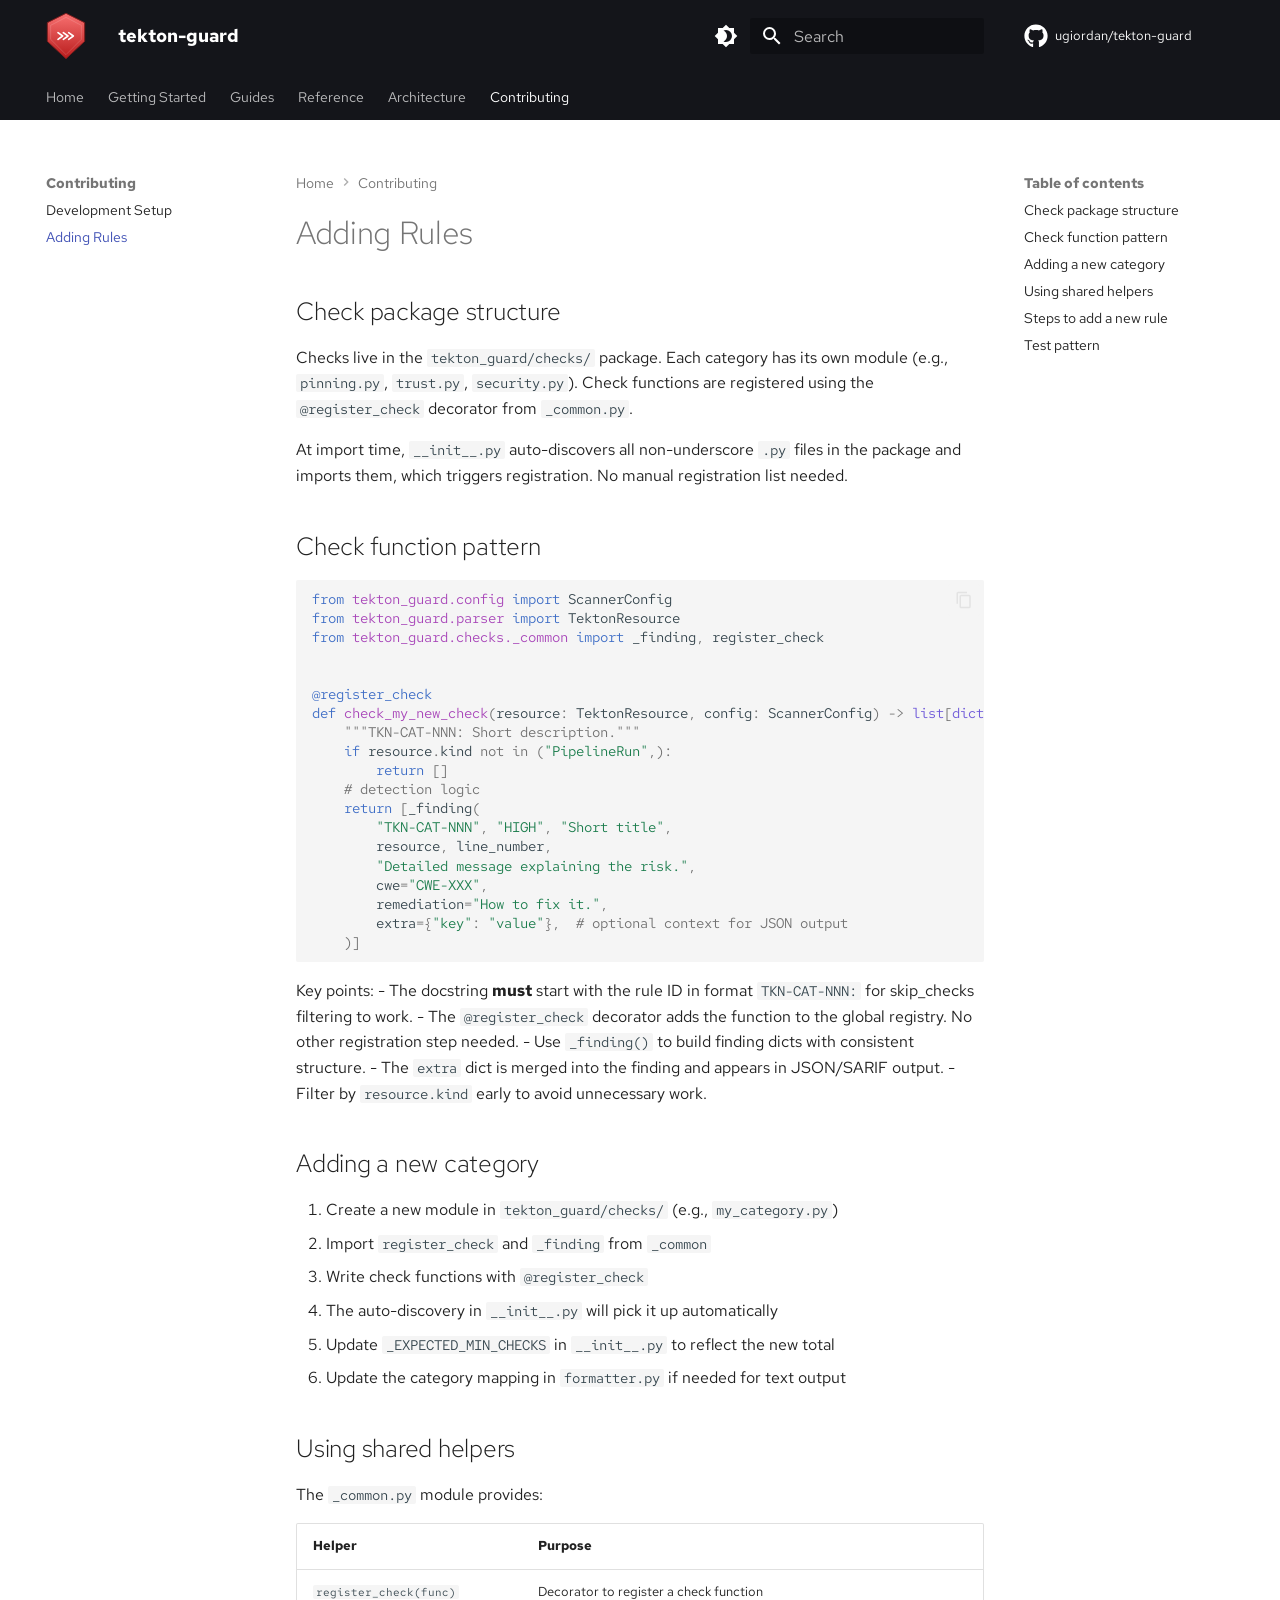
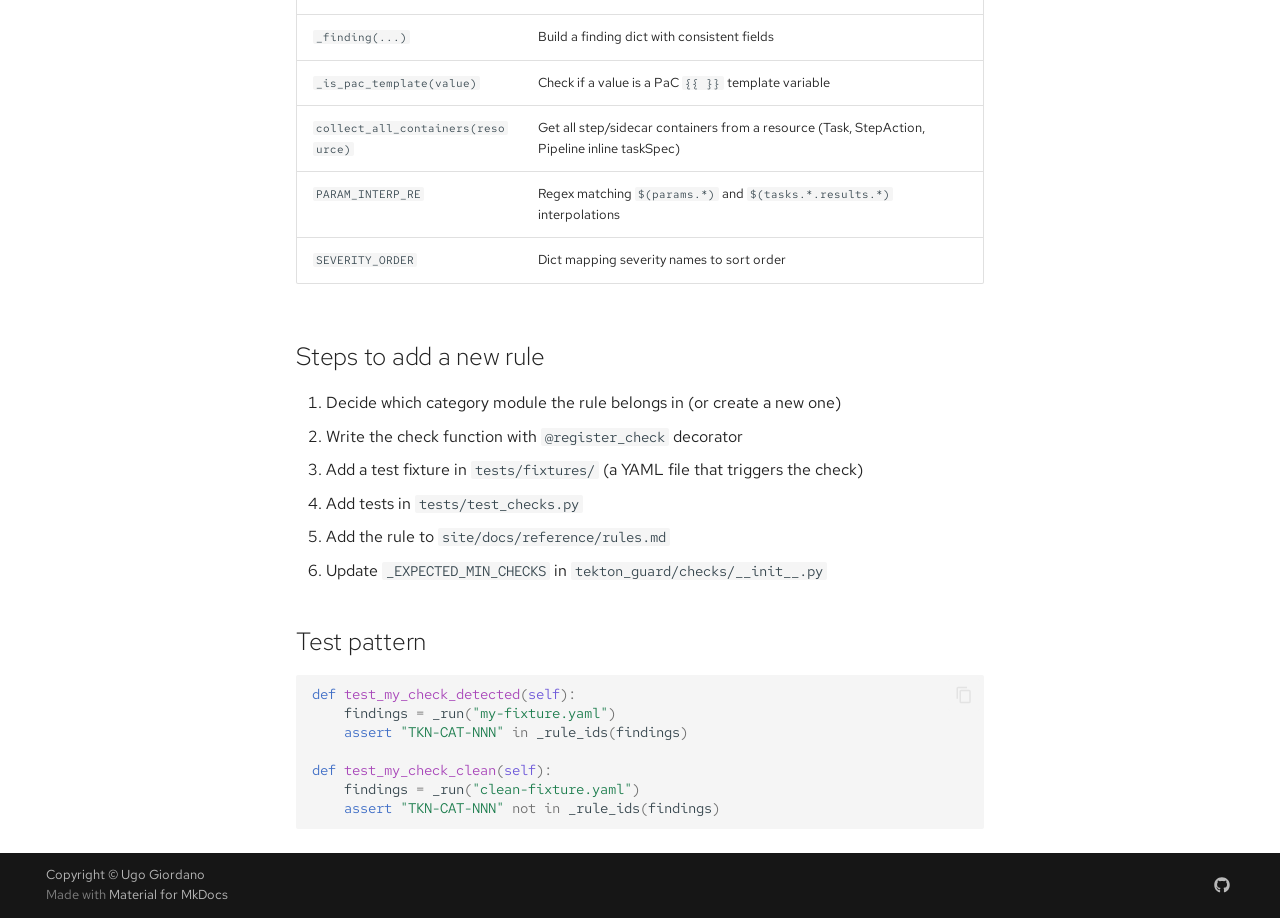
<file: contributing/rules/index.html>
<!DOCTYPE html><html lang="en" class="no-js"><head>
    
      <meta charset="utf-8">
      <meta name="viewport" content="width=device-width,initial-scale=1">
      
      
      
        <link rel="canonical" href="https://ugiordan.github.io/tekton-guard/contributing/rules/">
      
      
        <link rel="prev" href="../setup/">
      
      
      
        
      
      
      <link rel="icon" href="../../assets/images/favicon.png">
      <meta name="generator" content="mkdocs-1.6.1, mkdocs-material-9.7.7">
    
    
      
        <title>Adding Rules - tekton-guard</title>
      
    
    
      <link rel="stylesheet" href="../../assets/stylesheets/main.ec1eaa64.min.css">
      
        
        <link rel="stylesheet" href="../../assets/stylesheets/palette.ab4e12ef.min.css">
      
      


    
    
      
    
    
      
        
        
        <link rel="preconnect" href="https://fonts.gstatic.com" crossorigin="">
        <link rel="stylesheet" href="https://fonts.googleapis.com/css?family=Red+Hat+Text:300,300i,400,400i,700,700i%7CRed+Hat+Mono:400,400i,700,700i&amp;display=fallback">
        <style>:root{--md-text-font:"Red Hat Text";--md-code-font:"Red Hat Mono"}</style>
      
    
    
      <link rel="stylesheet" href="../../assets/css/extra.css">
    
    <script>__md_scope=new URL("../..",location),__md_hash=e=>[...e].reduce(((e,_)=>(e<<5)-e+_.charCodeAt(0)),0),__md_get=(e,_=localStorage,t=__md_scope)=>JSON.parse(_.getItem(t.pathname+"."+e)),__md_set=(e,_,t=localStorage,a=__md_scope)=>{try{t.setItem(a.pathname+"."+e,JSON.stringify(_))}catch(e){}}</script>
    
      

    
    
  <link href="../../assets/stylesheets/glightbox.min.css" rel="stylesheet"><script src="../../assets/javascripts/glightbox.min.js"></script><style id="glightbox-style">
            html.glightbox-open { overflow: initial; height: 100%; }
            .gslide-title { margin-top: 0px; user-select: text; }
            .gslide-desc { color: #666; user-select: text; }
            .gslide-image img { background: white; }
            .gscrollbar-fixer { padding-right: 15px; }
            .gdesc-inner { font-size: 0.75rem; }
            body[data-md-color-scheme="slate"] .gdesc-inner { background: var(--md-default-bg-color); }
            body[data-md-color-scheme="slate"] .gslide-title { color: var(--md-default-fg-color); }
            body[data-md-color-scheme="slate"] .gslide-desc { color: var(--md-default-fg-color); }
        </style></head>
  
  
    
    
      
    
    
    
    
    <body dir="ltr" data-md-color-scheme="default" data-md-color-primary="black" data-md-color-accent="indigo">
  
    
    <input class="md-toggle" data-md-toggle="drawer" type="checkbox" id="__drawer" autocomplete="off">
    <input class="md-toggle" data-md-toggle="search" type="checkbox" id="__search" autocomplete="off">
    <label class="md-overlay" for="__drawer"></label>
    <div data-md-component="skip">
      
        
        <a href="#adding-rules" class="md-skip">
          Skip to content
        </a>
      
    </div>
    <div data-md-component="announce">
      
    </div>
    
    
      

<header class="md-header" data-md-component="header">
  <nav class="md-header__inner md-grid" aria-label="Header">
    <a href="../.." title="tekton-guard" class="md-header__button md-logo" aria-label="tekton-guard" data-md-component="logo">
      
  <img src="../../images/logo.svg" alt="logo">

    </a>
    <label class="md-header__button md-icon" for="__drawer">
      
      <svg xmlns="http://www.w3.org/2000/svg" viewBox="0 0 24 24"><path d="M3 6h18v2H3zm0 5h18v2H3zm0 5h18v2H3z"></path></svg>
    </label>
    <div class="md-header__title" data-md-component="header-title">
      <div class="md-header__ellipsis">
        <div class="md-header__topic">
          <span class="md-ellipsis">
            tekton-guard
          </span>
        </div>
        <div class="md-header__topic" data-md-component="header-topic">
          <span class="md-ellipsis">
            
              Adding Rules
            
          </span>
        </div>
      </div>
    </div>
    
      
        <form class="md-header__option" data-md-component="palette">
  
    
    
    
    <input class="md-option" data-md-color-media="" data-md-color-scheme="default" data-md-color-primary="black" data-md-color-accent="indigo" aria-label="Switch to dark mode" type="radio" name="__palette" id="__palette_0">
    
      <label class="md-header__button md-icon" title="Switch to dark mode" for="__palette_1" hidden="">
        <svg xmlns="http://www.w3.org/2000/svg" viewBox="0 0 24 24"><path d="M12 18c-.89 0-1.74-.2-2.5-.55C11.56 16.5 13 14.42 13 12s-1.44-4.5-3.5-5.45C10.26 6.2 11.11 6 12 6a6 6 0 0 1 6 6 6 6 0 0 1-6 6m8-9.31V4h-4.69L12 .69 8.69 4H4v4.69L.69 12 4 15.31V20h4.69L12 23.31 15.31 20H20v-4.69L23.31 12z"></path></svg>
      </label>
    
  
    
    
    
    <input class="md-option" data-md-color-media="" data-md-color-scheme="slate" data-md-color-primary="black" data-md-color-accent="indigo" aria-label="Switch to light mode" type="radio" name="__palette" id="__palette_1">
    
      <label class="md-header__button md-icon" title="Switch to light mode" for="__palette_0" hidden="">
        <svg xmlns="http://www.w3.org/2000/svg" viewBox="0 0 24 24"><path d="M12 8a4 4 0 0 0-4 4 4 4 0 0 0 4 4 4 4 0 0 0 4-4 4 4 0 0 0-4-4m0 10a6 6 0 0 1-6-6 6 6 0 0 1 6-6 6 6 0 0 1 6 6 6 6 0 0 1-6 6m8-9.31V4h-4.69L12 .69 8.69 4H4v4.69L.69 12 4 15.31V20h4.69L12 23.31 15.31 20H20v-4.69L23.31 12z"></path></svg>
      </label>
    
  
</form>
      
    
    
      <script>var palette=__md_get("__palette");if(palette&&palette.color){if("(prefers-color-scheme)"===palette.color.media){var media=matchMedia("(prefers-color-scheme: light)"),input=document.querySelector(media.matches?"[data-md-color-media='(prefers-color-scheme: light)']":"[data-md-color-media='(prefers-color-scheme: dark)']");palette.color.media=input.getAttribute("data-md-color-media"),palette.color.scheme=input.getAttribute("data-md-color-scheme"),palette.color.primary=input.getAttribute("data-md-color-primary"),palette.color.accent=input.getAttribute("data-md-color-accent")}for(var[key,value]of Object.entries(palette.color))document.body.setAttribute("data-md-color-"+key,value)}</script>
    
    
    
      
      
        <label class="md-header__button md-icon" for="__search">
          
          <svg xmlns="http://www.w3.org/2000/svg" viewBox="0 0 24 24"><path d="M9.5 3A6.5 6.5 0 0 1 16 9.5c0 1.61-.59 3.09-1.56 4.23l.27.27h.79l5 5-1.5 1.5-5-5v-.79l-.27-.27A6.52 6.52 0 0 1 9.5 16 6.5 6.5 0 0 1 3 9.5 6.5 6.5 0 0 1 9.5 3m0 2C7 5 5 7 5 9.5S7 14 9.5 14 14 12 14 9.5 12 5 9.5 5"></path></svg>
        </label>
        <div class="md-search" data-md-component="search" role="dialog">
  <label class="md-search__overlay" for="__search"></label>
  <div class="md-search__inner" role="search">
    <form class="md-search__form" name="search">
      <input type="text" class="md-search__input" name="query" aria-label="Search" placeholder="Search" autocapitalize="off" autocorrect="off" autocomplete="off" spellcheck="false" data-md-component="search-query" required="">
      <label class="md-search__icon md-icon" for="__search">
        
        <svg xmlns="http://www.w3.org/2000/svg" viewBox="0 0 24 24"><path d="M9.5 3A6.5 6.5 0 0 1 16 9.5c0 1.61-.59 3.09-1.56 4.23l.27.27h.79l5 5-1.5 1.5-5-5v-.79l-.27-.27A6.52 6.52 0 0 1 9.5 16 6.5 6.5 0 0 1 3 9.5 6.5 6.5 0 0 1 9.5 3m0 2C7 5 5 7 5 9.5S7 14 9.5 14 14 12 14 9.5 12 5 9.5 5"></path></svg>
        
        <svg xmlns="http://www.w3.org/2000/svg" viewBox="0 0 24 24"><path d="M20 11v2H8l5.5 5.5-1.42 1.42L4.16 12l7.92-7.92L13.5 5.5 8 11z"></path></svg>
      </label>
      <nav class="md-search__options" aria-label="Search">
        
          <a href="javascript:void(0)" class="md-search__icon md-icon" title="Share" aria-label="Share" data-clipboard="" data-clipboard-text="" data-md-component="search-share" tabindex="-1">
            
            <svg xmlns="http://www.w3.org/2000/svg" viewBox="0 0 24 24"><path d="M18 16.08c-.76 0-1.44.3-1.96.77L8.91 12.7c.05-.23.09-.46.09-.7s-.04-.47-.09-.7l7.05-4.11c.54.5 1.25.81 2.04.81a3 3 0 0 0 3-3 3 3 0 0 0-3-3 3 3 0 0 0-3 3c0 .24.04.47.09.7L8.04 9.81C7.5 9.31 6.79 9 6 9a3 3 0 0 0-3 3 3 3 0 0 0 3 3c.79 0 1.5-.31 2.04-.81l7.12 4.15c-.05.21-.08.43-.08.66 0 1.61 1.31 2.91 2.92 2.91s2.92-1.3 2.92-2.91A2.92 2.92 0 0 0 18 16.08"></path></svg>
          </a>
        
        <button type="reset" class="md-search__icon md-icon" title="Clear" aria-label="Clear" tabindex="-1">
          
          <svg xmlns="http://www.w3.org/2000/svg" viewBox="0 0 24 24"><path d="M19 6.41 17.59 5 12 10.59 6.41 5 5 6.41 10.59 12 5 17.59 6.41 19 12 13.41 17.59 19 19 17.59 13.41 12z"></path></svg>
        </button>
      </nav>
      
        <div class="md-search__suggest" data-md-component="search-suggest"></div>
      
    </form>
    <div class="md-search__output">
      <div class="md-search__scrollwrap" tabindex="0" data-md-scrollfix="">
        <div class="md-search-result" data-md-component="search-result">
          <div class="md-search-result__meta">
            Initializing search
          </div>
          <ol class="md-search-result__list" role="presentation"></ol>
        </div>
      </div>
    </div>
  </div>
</div>
      
    
    
      <div class="md-header__source">
        <a href="https://github.com/ugiordan/tekton-guard" title="Go to repository" class="md-source" data-md-component="source">
  <div class="md-source__icon md-icon">
    
    <svg xmlns="http://www.w3.org/2000/svg" viewBox="0 0 512 512"><!--! Font Awesome Free 7.1.0 by @fontawesome - https://fontawesome.com License - https://fontawesome.com/license/free (Icons: CC BY 4.0, Fonts: SIL OFL 1.1, Code: MIT License) Copyright 2025 Fonticons, Inc.--><path d="M173.9 397.4c0 2-2.3 3.6-5.2 3.6-3.3.3-5.6-1.3-5.6-3.6 0-2 2.3-3.6 5.2-3.6 3-.3 5.6 1.3 5.6 3.6m-31.1-4.5c-.7 2 1.3 4.3 4.3 4.9 2.6 1 5.6 0 6.2-2s-1.3-4.3-4.3-5.2c-2.6-.7-5.5.3-6.2 2.3m44.2-1.7c-2.9.7-4.9 2.6-4.6 4.9.3 2 2.9 3.3 5.9 2.6 2.9-.7 4.9-2.6 4.6-4.6-.3-1.9-3-3.2-5.9-2.9M252.8 8C114.1 8 8 113.3 8 252c0 110.9 69.8 205.8 169.5 239.2 12.8 2.3 17.3-5.6 17.3-12.1 0-6.2-.3-40.4-.3-61.4 0 0-70 15-84.7-29.8 0 0-11.4-29.1-27.8-36.6 0 0-22.9-15.7 1.6-15.4 0 0 24.9 2 38.6 25.8 21.9 38.6 58.6 27.5 72.9 20.9 2.3-16 8.8-27.1 16-33.7-55.9-6.2-112.3-14.3-112.3-110.5 0-27.5 7.6-41.3 23.6-58.9-2.6-6.5-11.1-33.3 2.6-67.9 20.9-6.5 69 27 69 27 20-5.6 41.5-8.5 62.8-8.5s42.8 2.9 62.8 8.5c0 0 48.1-33.6 69-27 13.7 34.7 5.2 61.4 2.6 67.9 16 17.7 25.8 31.5 25.8 58.9 0 96.5-58.9 104.2-114.8 110.5 9.2 7.9 17 22.9 17 46.4 0 33.7-.3 75.4-.3 83.6 0 6.5 4.6 14.4 17.3 12.1C436.2 457.8 504 362.9 504 252 504 113.3 391.5 8 252.8 8M105.2 352.9c-1.3 1-1 3.3.7 5.2 1.6 1.6 3.9 2.3 5.2 1 1.3-1 1-3.3-.7-5.2-1.6-1.6-3.9-2.3-5.2-1m-10.8-8.1c-.7 1.3.3 2.9 2.3 3.9 1.6 1 3.6.7 4.3-.7.7-1.3-.3-2.9-2.3-3.9-2-.6-3.6-.3-4.3.7m32.4 35.6c-1.6 1.3-1 4.3 1.3 6.2 2.3 2.3 5.2 2.6 6.5 1 1.3-1.3.7-4.3-1.3-6.2-2.2-2.3-5.2-2.6-6.5-1m-11.4-14.7c-1.6 1-1.6 3.6 0 5.9s4.3 3.3 5.6 2.3c1.6-1.3 1.6-3.9 0-6.2-1.4-2.3-4-3.3-5.6-2"></path></svg>
  </div>
  <div class="md-source__repository">
    ugiordan/tekton-guard
  </div>
</a>
      </div>
    
  </nav>
  
</header>
    
    <div class="md-container" data-md-component="container">
      
      
        
          
            
<nav class="md-tabs" aria-label="Tabs" data-md-component="tabs">
  <div class="md-grid">
    <ul class="md-tabs__list">
      
        
  
  
  
  
    <li class="md-tabs__item">
      <a href="../.." class="md-tabs__link">
        
  
  
    
  
  Home

      </a>
    </li>
  

      
        
  
  
  
  
    
    
      <li class="md-tabs__item">
        <a href="../../getting-started/installation/" class="md-tabs__link">
          
  
  
    
  
  Getting Started

        </a>
      </li>
    
  

      
        
  
  
  
  
    
    
      <li class="md-tabs__item">
        <a href="../../guides/ci-integration/" class="md-tabs__link">
          
  
  
    
  
  Guides

        </a>
      </li>
    
  

      
        
  
  
  
  
    
    
      <li class="md-tabs__item">
        <a href="../../reference/cli/" class="md-tabs__link">
          
  
  
    
  
  Reference

        </a>
      </li>
    
  

      
        
  
  
  
  
    
    
      <li class="md-tabs__item">
        <a href="../../architecture/overview/" class="md-tabs__link">
          
  
  
    
  
  Architecture

        </a>
      </li>
    
  

      
        
  
  
  
    
  
  
    
    
      <li class="md-tabs__item md-tabs__item--active">
        <a href="../setup/" class="md-tabs__link">
          
  
  
    
  
  Contributing

        </a>
      </li>
    
  

      
    </ul>
  </div>
</nav>
          
        
      
      <main class="md-main" data-md-component="main">
        <div class="md-main__inner md-grid">
          
            
              
              <div class="md-sidebar md-sidebar--primary" data-md-component="sidebar" data-md-type="navigation">
                <div class="md-sidebar__scrollwrap">
                  <div class="md-sidebar__inner">
                    


  


<nav class="md-nav md-nav--primary md-nav--lifted" aria-label="Navigation" data-md-level="0">
  <label class="md-nav__title" for="__drawer">
    <a href="../.." title="tekton-guard" class="md-nav__button md-logo" aria-label="tekton-guard" data-md-component="logo">
      
  <img src="../../images/logo.svg" alt="logo">

    </a>
    tekton-guard
  </label>
  
    <div class="md-nav__source">
      <a href="https://github.com/ugiordan/tekton-guard" title="Go to repository" class="md-source" data-md-component="source">
  <div class="md-source__icon md-icon">
    
    <svg xmlns="http://www.w3.org/2000/svg" viewBox="0 0 512 512"><!--! Font Awesome Free 7.1.0 by @fontawesome - https://fontawesome.com License - https://fontawesome.com/license/free (Icons: CC BY 4.0, Fonts: SIL OFL 1.1, Code: MIT License) Copyright 2025 Fonticons, Inc.--><path d="M173.9 397.4c0 2-2.3 3.6-5.2 3.6-3.3.3-5.6-1.3-5.6-3.6 0-2 2.3-3.6 5.2-3.6 3-.3 5.6 1.3 5.6 3.6m-31.1-4.5c-.7 2 1.3 4.3 4.3 4.9 2.6 1 5.6 0 6.2-2s-1.3-4.3-4.3-5.2c-2.6-.7-5.5.3-6.2 2.3m44.2-1.7c-2.9.7-4.9 2.6-4.6 4.9.3 2 2.9 3.3 5.9 2.6 2.9-.7 4.9-2.6 4.6-4.6-.3-1.9-3-3.2-5.9-2.9M252.8 8C114.1 8 8 113.3 8 252c0 110.9 69.8 205.8 169.5 239.2 12.8 2.3 17.3-5.6 17.3-12.1 0-6.2-.3-40.4-.3-61.4 0 0-70 15-84.7-29.8 0 0-11.4-29.1-27.8-36.6 0 0-22.9-15.7 1.6-15.4 0 0 24.9 2 38.6 25.8 21.9 38.6 58.6 27.5 72.9 20.9 2.3-16 8.8-27.1 16-33.7-55.9-6.2-112.3-14.3-112.3-110.5 0-27.5 7.6-41.3 23.6-58.9-2.6-6.5-11.1-33.3 2.6-67.9 20.9-6.5 69 27 69 27 20-5.6 41.5-8.5 62.8-8.5s42.8 2.9 62.8 8.5c0 0 48.1-33.6 69-27 13.7 34.7 5.2 61.4 2.6 67.9 16 17.7 25.8 31.5 25.8 58.9 0 96.5-58.9 104.2-114.8 110.5 9.2 7.9 17 22.9 17 46.4 0 33.7-.3 75.4-.3 83.6 0 6.5 4.6 14.4 17.3 12.1C436.2 457.8 504 362.9 504 252 504 113.3 391.5 8 252.8 8M105.2 352.9c-1.3 1-1 3.3.7 5.2 1.6 1.6 3.9 2.3 5.2 1 1.3-1 1-3.3-.7-5.2-1.6-1.6-3.9-2.3-5.2-1m-10.8-8.1c-.7 1.3.3 2.9 2.3 3.9 1.6 1 3.6.7 4.3-.7.7-1.3-.3-2.9-2.3-3.9-2-.6-3.6-.3-4.3.7m32.4 35.6c-1.6 1.3-1 4.3 1.3 6.2 2.3 2.3 5.2 2.6 6.5 1 1.3-1.3.7-4.3-1.3-6.2-2.2-2.3-5.2-2.6-6.5-1m-11.4-14.7c-1.6 1-1.6 3.6 0 5.9s4.3 3.3 5.6 2.3c1.6-1.3 1.6-3.9 0-6.2-1.4-2.3-4-3.3-5.6-2"></path></svg>
  </div>
  <div class="md-source__repository">
    ugiordan/tekton-guard
  </div>
</a>
    </div>
  
  <ul class="md-nav__list" data-md-scrollfix="">
    
      
      
  
  
  
  
    <li class="md-nav__item">
      <a href="../.." class="md-nav__link">
        
  
  
  <span class="md-ellipsis">
    
  
    Home
  

    
  </span>
  
  

      </a>
    </li>
  

    
      
      
  
  
  
  
    
    
      
        
      
        
      
    
    
    
      
      
        
      
    
    
    <li class="md-nav__item md-nav__item--nested">
      
        
        
        <input class="md-nav__toggle md-toggle " type="checkbox" id="__nav_2">
        
          
          <label class="md-nav__link" for="__nav_2" id="__nav_2_label" tabindex="0">
            
  
  
  <span class="md-ellipsis">
    
  
    Getting Started
  

    
  </span>
  
  

            <span class="md-nav__icon md-icon"></span>
          </label>
        
        <nav class="md-nav" data-md-level="1" aria-labelledby="__nav_2_label" aria-expanded="false">
          <label class="md-nav__title" for="__nav_2">
            <span class="md-nav__icon md-icon"></span>
            
  
    Getting Started
  

          </label>
          <ul class="md-nav__list" data-md-scrollfix="">
            
              
                
  
  
  
  
    <li class="md-nav__item">
      <a href="../../getting-started/installation/" class="md-nav__link">
        
  
  
  <span class="md-ellipsis">
    
  
    Installation
  

    
  </span>
  
  

      </a>
    </li>
  

              
            
              
                
  
  
  
  
    <li class="md-nav__item">
      <a href="../../getting-started/quickstart/" class="md-nav__link">
        
  
  
  <span class="md-ellipsis">
    
  
    Quick Start
  

    
  </span>
  
  

      </a>
    </li>
  

              
            
          </ul>
        </nav>
      
    </li>
  

    
      
      
  
  
  
  
    
    
      
        
      
        
      
        
      
        
      
        
      
    
    
    
      
      
        
      
    
    
    <li class="md-nav__item md-nav__item--nested">
      
        
        
        <input class="md-nav__toggle md-toggle " type="checkbox" id="__nav_3">
        
          
          <label class="md-nav__link" for="__nav_3" id="__nav_3_label" tabindex="0">
            
  
  
  <span class="md-ellipsis">
    
  
    Guides
  

    
  </span>
  
  

            <span class="md-nav__icon md-icon"></span>
          </label>
        
        <nav class="md-nav" data-md-level="1" aria-labelledby="__nav_3_label" aria-expanded="false">
          <label class="md-nav__title" for="__nav_3">
            <span class="md-nav__icon md-icon"></span>
            
  
    Guides
  

          </label>
          <ul class="md-nav__list" data-md-scrollfix="">
            
              
                
  
  
  
  
    <li class="md-nav__item">
      <a href="../../guides/ci-integration/" class="md-nav__link">
        
  
  
  <span class="md-ellipsis">
    
  
    CI Integration
  

    
  </span>
  
  

      </a>
    </li>
  

              
            
              
                
  
  
  
  
    <li class="md-nav__item">
      <a href="../../guides/findings/" class="md-nav__link">
        
  
  
  <span class="md-ellipsis">
    
  
    Understanding Findings
  

    
  </span>
  
  

      </a>
    </li>
  

              
            
              
                
  
  
  
  
    <li class="md-nav__item">
      <a href="../../guides/configuration/" class="md-nav__link">
        
  
  
  <span class="md-ellipsis">
    
  
    Configuration
  

    
  </span>
  
  

      </a>
    </li>
  

              
            
              
                
  
  
  
  
    <li class="md-nav__item">
      <a href="../../guides/false-positives/" class="md-nav__link">
        
  
  
  <span class="md-ellipsis">
    
  
    False Positive Tuning
  

    
  </span>
  
  

      </a>
    </li>
  

              
            
              
                
  
  
  
  
    <li class="md-nav__item">
      <a href="../../guides/cross-repo/" class="md-nav__link">
        
  
  
  <span class="md-ellipsis">
    
  
    Cross-Repo Resolution
  

    
  </span>
  
  

      </a>
    </li>
  

              
            
          </ul>
        </nav>
      
    </li>
  

    
      
      
  
  
  
  
    
    
      
        
      
        
      
        
      
    
    
    
      
      
        
      
    
    
    <li class="md-nav__item md-nav__item--nested">
      
        
        
        <input class="md-nav__toggle md-toggle " type="checkbox" id="__nav_4">
        
          
          <label class="md-nav__link" for="__nav_4" id="__nav_4_label" tabindex="0">
            
  
  
  <span class="md-ellipsis">
    
  
    Reference
  

    
  </span>
  
  

            <span class="md-nav__icon md-icon"></span>
          </label>
        
        <nav class="md-nav" data-md-level="1" aria-labelledby="__nav_4_label" aria-expanded="false">
          <label class="md-nav__title" for="__nav_4">
            <span class="md-nav__icon md-icon"></span>
            
  
    Reference
  

          </label>
          <ul class="md-nav__list" data-md-scrollfix="">
            
              
                
  
  
  
  
    <li class="md-nav__item">
      <a href="../../reference/cli/" class="md-nav__link">
        
  
  
  <span class="md-ellipsis">
    
  
    CLI Commands
  

    
  </span>
  
  

      </a>
    </li>
  

              
            
              
                
  
  
  
  
    <li class="md-nav__item">
      <a href="../../reference/rules/" class="md-nav__link">
        
  
  
  <span class="md-ellipsis">
    
  
    Detection Rules
  

    
  </span>
  
  

      </a>
    </li>
  

              
            
              
                
  
  
  
  
    <li class="md-nav__item">
      <a href="../../reference/output-formats/" class="md-nav__link">
        
  
  
  <span class="md-ellipsis">
    
  
    Output Formats
  

    
  </span>
  
  

      </a>
    </li>
  

              
            
          </ul>
        </nav>
      
    </li>
  

    
      
      
  
  
  
  
    
    
      
        
      
    
    
    
      
      
        
      
    
    
    <li class="md-nav__item md-nav__item--nested">
      
        
        
        <input class="md-nav__toggle md-toggle " type="checkbox" id="__nav_5">
        
          
          <label class="md-nav__link" for="__nav_5" id="__nav_5_label" tabindex="0">
            
  
  
  <span class="md-ellipsis">
    
  
    Architecture
  

    
  </span>
  
  

            <span class="md-nav__icon md-icon"></span>
          </label>
        
        <nav class="md-nav" data-md-level="1" aria-labelledby="__nav_5_label" aria-expanded="false">
          <label class="md-nav__title" for="__nav_5">
            <span class="md-nav__icon md-icon"></span>
            
  
    Architecture
  

          </label>
          <ul class="md-nav__list" data-md-scrollfix="">
            
              
                
  
  
  
  
    <li class="md-nav__item">
      <a href="../../architecture/overview/" class="md-nav__link">
        
  
  
  <span class="md-ellipsis">
    
  
    Design Overview
  

    
  </span>
  
  

      </a>
    </li>
  

              
            
          </ul>
        </nav>
      
    </li>
  

    
      
      
  
  
    
  
  
  
    
    
      
        
      
        
      
    
    
    
      
        
        
      
      
        
      
    
    
    <li class="md-nav__item md-nav__item--active md-nav__item--section md-nav__item--nested">
      
        
        
        <input class="md-nav__toggle md-toggle " type="checkbox" id="__nav_6" checked="">
        
          
          <label class="md-nav__link" for="__nav_6" id="__nav_6_label" tabindex="">
            
  
  
  <span class="md-ellipsis">
    
  
    Contributing
  

    
  </span>
  
  

            <span class="md-nav__icon md-icon"></span>
          </label>
        
        <nav class="md-nav" data-md-level="1" aria-labelledby="__nav_6_label" aria-expanded="true">
          <label class="md-nav__title" for="__nav_6">
            <span class="md-nav__icon md-icon"></span>
            
  
    Contributing
  

          </label>
          <ul class="md-nav__list" data-md-scrollfix="">
            
              
                
  
  
  
  
    <li class="md-nav__item">
      <a href="../setup/" class="md-nav__link">
        
  
  
  <span class="md-ellipsis">
    
  
    Development Setup
  

    
  </span>
  
  

      </a>
    </li>
  

              
            
              
                
  
  
    
  
  
  
    <li class="md-nav__item md-nav__item--active">
      
      <input class="md-nav__toggle md-toggle" type="checkbox" id="__toc">
      
      
        
      
      
        <label class="md-nav__link md-nav__link--active" for="__toc">
          
  
  
  <span class="md-ellipsis">
    
  
    Adding Rules
  

    
  </span>
  
  

          <span class="md-nav__icon md-icon"></span>
        </label>
      
      <a href="./" class="md-nav__link md-nav__link--active">
        
  
  
  <span class="md-ellipsis">
    
  
    Adding Rules
  

    
  </span>
  
  

      </a>
      
        

<nav class="md-nav md-nav--secondary" aria-label="Table of contents">
  
  
  
    
  
  
    <label class="md-nav__title" for="__toc">
      <span class="md-nav__icon md-icon"></span>
      Table of contents
    </label>
    <ul class="md-nav__list" data-md-component="toc" data-md-scrollfix="">
      
        <li class="md-nav__item">
  <a href="#check-package-structure" class="md-nav__link">
    <span class="md-ellipsis">
      
        Check package structure
      
    </span>
  </a>
  
</li>
      
        <li class="md-nav__item">
  <a href="#check-function-pattern" class="md-nav__link">
    <span class="md-ellipsis">
      
        Check function pattern
      
    </span>
  </a>
  
</li>
      
        <li class="md-nav__item">
  <a href="#adding-a-new-category" class="md-nav__link">
    <span class="md-ellipsis">
      
        Adding a new category
      
    </span>
  </a>
  
</li>
      
        <li class="md-nav__item">
  <a href="#using-shared-helpers" class="md-nav__link">
    <span class="md-ellipsis">
      
        Using shared helpers
      
    </span>
  </a>
  
</li>
      
        <li class="md-nav__item">
  <a href="#steps-to-add-a-new-rule" class="md-nav__link">
    <span class="md-ellipsis">
      
        Steps to add a new rule
      
    </span>
  </a>
  
</li>
      
        <li class="md-nav__item">
  <a href="#test-pattern" class="md-nav__link">
    <span class="md-ellipsis">
      
        Test pattern
      
    </span>
  </a>
  
</li>
      
    </ul>
  
</nav>
      
    </li>
  

              
            
          </ul>
        </nav>
      
    </li>
  

    
  </ul>
</nav>
                  </div>
                </div>
              </div>
            
            
              
              <div class="md-sidebar md-sidebar--secondary" data-md-component="sidebar" data-md-type="toc">
                <div class="md-sidebar__scrollwrap">
                  <div class="md-sidebar__inner">
                    

<nav class="md-nav md-nav--secondary" aria-label="Table of contents">
  
  
  
    
  
  
    <label class="md-nav__title" for="__toc">
      <span class="md-nav__icon md-icon"></span>
      Table of contents
    </label>
    <ul class="md-nav__list" data-md-component="toc" data-md-scrollfix="">
      
        <li class="md-nav__item">
  <a href="#check-package-structure" class="md-nav__link">
    <span class="md-ellipsis">
      
        Check package structure
      
    </span>
  </a>
  
</li>
      
        <li class="md-nav__item">
  <a href="#check-function-pattern" class="md-nav__link">
    <span class="md-ellipsis">
      
        Check function pattern
      
    </span>
  </a>
  
</li>
      
        <li class="md-nav__item">
  <a href="#adding-a-new-category" class="md-nav__link">
    <span class="md-ellipsis">
      
        Adding a new category
      
    </span>
  </a>
  
</li>
      
        <li class="md-nav__item">
  <a href="#using-shared-helpers" class="md-nav__link">
    <span class="md-ellipsis">
      
        Using shared helpers
      
    </span>
  </a>
  
</li>
      
        <li class="md-nav__item">
  <a href="#steps-to-add-a-new-rule" class="md-nav__link">
    <span class="md-ellipsis">
      
        Steps to add a new rule
      
    </span>
  </a>
  
</li>
      
        <li class="md-nav__item">
  <a href="#test-pattern" class="md-nav__link">
    <span class="md-ellipsis">
      
        Test pattern
      
    </span>
  </a>
  
</li>
      
    </ul>
  
</nav>
                  </div>
                </div>
              </div>
            
          
          
            <div class="md-content" data-md-component="content">
              
                



  


  <nav class="md-path" aria-label="Navigation">
    <ol class="md-path__list">
      
        
  
  
    <li class="md-path__item">
      <a href="../.." class="md-path__link">
        
  <span class="md-ellipsis">
    Home
  </span>

      </a>
    </li>
  

      
      
        
  
  
    
    
      <li class="md-path__item">
        <a href="../setup/" class="md-path__link">
          
  <span class="md-ellipsis">
    Contributing
  </span>

        </a>
      </li>
    
  

      
    </ol>
  </nav>

              
              <article class="md-content__inner md-typeset">
                
                  


  
  


<h1 id="adding-rules">Adding Rules<a class="headerlink" href="#adding-rules" title="Permanent link">¶</a></h1>
<h2 id="check-package-structure">Check package structure<a class="headerlink" href="#check-package-structure" title="Permanent link">¶</a></h2>
<p>Checks live in the <code>tekton_guard/checks/</code> package. Each category has its own module (e.g., <code>pinning.py</code>, <code>trust.py</code>, <code>security.py</code>). Check functions are registered using the <code>@register_check</code> decorator from <code>_common.py</code>.</p>
<p>At import time, <code>__init__.py</code> auto-discovers all non-underscore <code>.py</code> files in the package and imports them, which triggers registration. No manual registration list needed.</p>
<h2 id="check-function-pattern">Check function pattern<a class="headerlink" href="#check-function-pattern" title="Permanent link">¶</a></h2>
<div class="highlight"><pre><span></span><code><a id="__codelineno-0-1" name="__codelineno-0-1" href="#__codelineno-0-1"></a><span class="kn">from</span><span class="w"> </span><span class="nn">tekton_guard.config</span><span class="w"> </span><span class="kn">import</span> <span class="n">ScannerConfig</span>
<a id="__codelineno-0-2" name="__codelineno-0-2" href="#__codelineno-0-2"></a><span class="kn">from</span><span class="w"> </span><span class="nn">tekton_guard.parser</span><span class="w"> </span><span class="kn">import</span> <span class="n">TektonResource</span>
<a id="__codelineno-0-3" name="__codelineno-0-3" href="#__codelineno-0-3"></a><span class="kn">from</span><span class="w"> </span><span class="nn">tekton_guard.checks._common</span><span class="w"> </span><span class="kn">import</span> <span class="n">_finding</span><span class="p">,</span> <span class="n">register_check</span>
<a id="__codelineno-0-4" name="__codelineno-0-4" href="#__codelineno-0-4"></a>
<a id="__codelineno-0-5" name="__codelineno-0-5" href="#__codelineno-0-5"></a>
<a id="__codelineno-0-6" name="__codelineno-0-6" href="#__codelineno-0-6"></a><span class="nd">@register_check</span>
<a id="__codelineno-0-7" name="__codelineno-0-7" href="#__codelineno-0-7"></a><span class="k">def</span><span class="w"> </span><span class="nf">check_my_new_check</span><span class="p">(</span><span class="n">resource</span><span class="p">:</span> <span class="n">TektonResource</span><span class="p">,</span> <span class="n">config</span><span class="p">:</span> <span class="n">ScannerConfig</span><span class="p">)</span> <span class="o">-&gt;</span> <span class="nb">list</span><span class="p">[</span><span class="nb">dict</span><span class="p">]:</span>
<a id="__codelineno-0-8" name="__codelineno-0-8" href="#__codelineno-0-8"></a><span class="w">    </span><span class="sd">"""TKN-CAT-NNN: Short description."""</span>
<a id="__codelineno-0-9" name="__codelineno-0-9" href="#__codelineno-0-9"></a>    <span class="k">if</span> <span class="n">resource</span><span class="o">.</span><span class="n">kind</span> <span class="ow">not</span> <span class="ow">in</span> <span class="p">(</span><span class="s2">"PipelineRun"</span><span class="p">,):</span>
<a id="__codelineno-0-10" name="__codelineno-0-10" href="#__codelineno-0-10"></a>        <span class="k">return</span> <span class="p">[]</span>
<a id="__codelineno-0-11" name="__codelineno-0-11" href="#__codelineno-0-11"></a>    <span class="c1"># detection logic</span>
<a id="__codelineno-0-12" name="__codelineno-0-12" href="#__codelineno-0-12"></a>    <span class="k">return</span> <span class="p">[</span><span class="n">_finding</span><span class="p">(</span>
<a id="__codelineno-0-13" name="__codelineno-0-13" href="#__codelineno-0-13"></a>        <span class="s2">"TKN-CAT-NNN"</span><span class="p">,</span> <span class="s2">"HIGH"</span><span class="p">,</span> <span class="s2">"Short title"</span><span class="p">,</span>
<a id="__codelineno-0-14" name="__codelineno-0-14" href="#__codelineno-0-14"></a>        <span class="n">resource</span><span class="p">,</span> <span class="n">line_number</span><span class="p">,</span>
<a id="__codelineno-0-15" name="__codelineno-0-15" href="#__codelineno-0-15"></a>        <span class="s2">"Detailed message explaining the risk."</span><span class="p">,</span>
<a id="__codelineno-0-16" name="__codelineno-0-16" href="#__codelineno-0-16"></a>        <span class="n">cwe</span><span class="o">=</span><span class="s2">"CWE-XXX"</span><span class="p">,</span>
<a id="__codelineno-0-17" name="__codelineno-0-17" href="#__codelineno-0-17"></a>        <span class="n">remediation</span><span class="o">=</span><span class="s2">"How to fix it."</span><span class="p">,</span>
<a id="__codelineno-0-18" name="__codelineno-0-18" href="#__codelineno-0-18"></a>        <span class="n">extra</span><span class="o">=</span><span class="p">{</span><span class="s2">"key"</span><span class="p">:</span> <span class="s2">"value"</span><span class="p">},</span>  <span class="c1"># optional context for JSON output</span>
<a id="__codelineno-0-19" name="__codelineno-0-19" href="#__codelineno-0-19"></a>    <span class="p">)]</span>
</code></pre></div>
<p>Key points:
- The docstring <strong>must</strong> start with the rule ID in format <code>TKN-CAT-NNN:</code> for skip_checks filtering to work.
- The <code>@register_check</code> decorator adds the function to the global registry. No other registration step needed.
- Use <code>_finding()</code> to build finding dicts with consistent structure.
- The <code>extra</code> dict is merged into the finding and appears in JSON/SARIF output.
- Filter by <code>resource.kind</code> early to avoid unnecessary work.</p>
<h2 id="adding-a-new-category">Adding a new category<a class="headerlink" href="#adding-a-new-category" title="Permanent link">¶</a></h2>
<ol>
<li>Create a new module in <code>tekton_guard/checks/</code> (e.g., <code>my_category.py</code>)</li>
<li>Import <code>register_check</code> and <code>_finding</code> from <code>_common</code></li>
<li>Write check functions with <code>@register_check</code></li>
<li>The auto-discovery in <code>__init__.py</code> will pick it up automatically</li>
<li>Update <code>_EXPECTED_MIN_CHECKS</code> in <code>__init__.py</code> to reflect the new total</li>
<li>Update the category mapping in <code>formatter.py</code> if needed for text output</li>
</ol>
<h2 id="using-shared-helpers">Using shared helpers<a class="headerlink" href="#using-shared-helpers" title="Permanent link">¶</a></h2>
<p>The <code>_common.py</code> module provides:</p>
<table>
<thead>
<tr>
<th>Helper</th>
<th>Purpose</th>
</tr>
</thead>
<tbody>
<tr>
<td><code>register_check(func)</code></td>
<td>Decorator to register a check function</td>
</tr>
<tr>
<td><code>_finding(...)</code></td>
<td>Build a finding dict with consistent fields</td>
</tr>
<tr>
<td><code>_is_pac_template(value)</code></td>
<td>Check if a value is a PaC <code>{{ }}</code> template variable</td>
</tr>
<tr>
<td><code>collect_all_containers(resource)</code></td>
<td>Get all step/sidecar containers from a resource (Task, StepAction, Pipeline inline taskSpec)</td>
</tr>
<tr>
<td><code>PARAM_INTERP_RE</code></td>
<td>Regex matching <code>$(params.*)</code> and <code>$(tasks.*.results.*)</code> interpolations</td>
</tr>
<tr>
<td><code>SEVERITY_ORDER</code></td>
<td>Dict mapping severity names to sort order</td>
</tr>
</tbody>
</table>
<h2 id="steps-to-add-a-new-rule">Steps to add a new rule<a class="headerlink" href="#steps-to-add-a-new-rule" title="Permanent link">¶</a></h2>
<ol>
<li>Decide which category module the rule belongs in (or create a new one)</li>
<li>Write the check function with <code>@register_check</code> decorator</li>
<li>Add a test fixture in <code>tests/fixtures/</code> (a YAML file that triggers the check)</li>
<li>Add tests in <code>tests/test_checks.py</code></li>
<li>Add the rule to <code>site/docs/reference/rules.md</code></li>
<li>Update <code>_EXPECTED_MIN_CHECKS</code> in <code>tekton_guard/checks/__init__.py</code></li>
</ol>
<h2 id="test-pattern">Test pattern<a class="headerlink" href="#test-pattern" title="Permanent link">¶</a></h2>
<div class="highlight"><pre><span></span><code><a id="__codelineno-1-1" name="__codelineno-1-1" href="#__codelineno-1-1"></a><span class="k">def</span><span class="w"> </span><span class="nf">test_my_check_detected</span><span class="p">(</span><span class="bp">self</span><span class="p">):</span>
<a id="__codelineno-1-2" name="__codelineno-1-2" href="#__codelineno-1-2"></a>    <span class="n">findings</span> <span class="o">=</span> <span class="n">_run</span><span class="p">(</span><span class="s2">"my-fixture.yaml"</span><span class="p">)</span>
<a id="__codelineno-1-3" name="__codelineno-1-3" href="#__codelineno-1-3"></a>    <span class="k">assert</span> <span class="s2">"TKN-CAT-NNN"</span> <span class="ow">in</span> <span class="n">_rule_ids</span><span class="p">(</span><span class="n">findings</span><span class="p">)</span>
<a id="__codelineno-1-4" name="__codelineno-1-4" href="#__codelineno-1-4"></a>
<a id="__codelineno-1-5" name="__codelineno-1-5" href="#__codelineno-1-5"></a><span class="k">def</span><span class="w"> </span><span class="nf">test_my_check_clean</span><span class="p">(</span><span class="bp">self</span><span class="p">):</span>
<a id="__codelineno-1-6" name="__codelineno-1-6" href="#__codelineno-1-6"></a>    <span class="n">findings</span> <span class="o">=</span> <span class="n">_run</span><span class="p">(</span><span class="s2">"clean-fixture.yaml"</span><span class="p">)</span>
<a id="__codelineno-1-7" name="__codelineno-1-7" href="#__codelineno-1-7"></a>    <span class="k">assert</span> <span class="s2">"TKN-CAT-NNN"</span> <span class="ow">not</span> <span class="ow">in</span> <span class="n">_rule_ids</span><span class="p">(</span><span class="n">findings</span><span class="p">)</span>
</code></pre></div>












                
              </article>
            </div>
          
          
  <script>var tabs=__md_get("__tabs");if(Array.isArray(tabs))e:for(var set of document.querySelectorAll(".tabbed-set")){var labels=set.querySelector(".tabbed-labels");for(var tab of tabs)for(var label of labels.getElementsByTagName("label"))if(label.innerText.trim()===tab){var input=document.getElementById(label.htmlFor);input.checked=!0;continue e}}</script>

<script>var target=document.getElementById(location.hash.slice(1));target&&target.name&&(target.checked=target.name.startsWith("__tabbed_"))</script>
        </div>
        
          <button type="button" class="md-top md-icon" data-md-component="top" hidden="">
  
  <svg xmlns="http://www.w3.org/2000/svg" viewBox="0 0 24 24"><path d="M13 20h-2V8l-5.5 5.5-1.42-1.42L12 4.16l7.92 7.92-1.42 1.42L13 8z"></path></svg>
  Back to top
</button>
        
      </main>
      
        <footer class="md-footer">
  
  <div class="md-footer-meta md-typeset">
    <div class="md-footer-meta__inner md-grid">
      <div class="md-copyright">
  
    <div class="md-copyright__highlight">
      Copyright © Ugo Giordano
    </div>
  
  
    Made with
    <a href="https://squidfunk.github.io/mkdocs-material/" target="_blank" rel="noopener">
      Material for MkDocs
    </a>
  
</div>
      
        
<div class="md-social">
  
    
    
    
    
      
      
    
    <a href="https://github.com/ugiordan/tekton-guard" target="_blank" rel="noopener" title="github.com" class="md-social__link">
      <svg xmlns="http://www.w3.org/2000/svg" viewBox="0 0 512 512"><!--! Font Awesome Free 7.1.0 by @fontawesome - https://fontawesome.com License - https://fontawesome.com/license/free (Icons: CC BY 4.0, Fonts: SIL OFL 1.1, Code: MIT License) Copyright 2025 Fonticons, Inc.--><path d="M173.9 397.4c0 2-2.3 3.6-5.2 3.6-3.3.3-5.6-1.3-5.6-3.6 0-2 2.3-3.6 5.2-3.6 3-.3 5.6 1.3 5.6 3.6m-31.1-4.5c-.7 2 1.3 4.3 4.3 4.9 2.6 1 5.6 0 6.2-2s-1.3-4.3-4.3-5.2c-2.6-.7-5.5.3-6.2 2.3m44.2-1.7c-2.9.7-4.9 2.6-4.6 4.9.3 2 2.9 3.3 5.9 2.6 2.9-.7 4.9-2.6 4.6-4.6-.3-1.9-3-3.2-5.9-2.9M252.8 8C114.1 8 8 113.3 8 252c0 110.9 69.8 205.8 169.5 239.2 12.8 2.3 17.3-5.6 17.3-12.1 0-6.2-.3-40.4-.3-61.4 0 0-70 15-84.7-29.8 0 0-11.4-29.1-27.8-36.6 0 0-22.9-15.7 1.6-15.4 0 0 24.9 2 38.6 25.8 21.9 38.6 58.6 27.5 72.9 20.9 2.3-16 8.8-27.1 16-33.7-55.9-6.2-112.3-14.3-112.3-110.5 0-27.5 7.6-41.3 23.6-58.9-2.6-6.5-11.1-33.3 2.6-67.9 20.9-6.5 69 27 69 27 20-5.6 41.5-8.5 62.8-8.5s42.8 2.9 62.8 8.5c0 0 48.1-33.6 69-27 13.7 34.7 5.2 61.4 2.6 67.9 16 17.7 25.8 31.5 25.8 58.9 0 96.5-58.9 104.2-114.8 110.5 9.2 7.9 17 22.9 17 46.4 0 33.7-.3 75.4-.3 83.6 0 6.5 4.6 14.4 17.3 12.1C436.2 457.8 504 362.9 504 252 504 113.3 391.5 8 252.8 8M105.2 352.9c-1.3 1-1 3.3.7 5.2 1.6 1.6 3.9 2.3 5.2 1 1.3-1 1-3.3-.7-5.2-1.6-1.6-3.9-2.3-5.2-1m-10.8-8.1c-.7 1.3.3 2.9 2.3 3.9 1.6 1 3.6.7 4.3-.7.7-1.3-.3-2.9-2.3-3.9-2-.6-3.6-.3-4.3.7m32.4 35.6c-1.6 1.3-1 4.3 1.3 6.2 2.3 2.3 5.2 2.6 6.5 1 1.3-1.3.7-4.3-1.3-6.2-2.2-2.3-5.2-2.6-6.5-1m-11.4-14.7c-1.6 1-1.6 3.6 0 5.9s4.3 3.3 5.6 2.3c1.6-1.3 1.6-3.9 0-6.2-1.4-2.3-4-3.3-5.6-2"></path></svg>
    </a>
  
</div>
      
    </div>
  </div>
</footer>
      
    </div>
    <div class="md-dialog" data-md-component="dialog">
      <div class="md-dialog__inner md-typeset"></div>
    </div>
    
    
    
      
      
      <script id="__config" type="application/json">{"annotate": null, "base": "../..", "features": ["navigation.tabs", "navigation.top", "navigation.indexes", "navigation.instant", "navigation.path", "navigation.sections", "search.suggest", "search.highlight", "search.share", "content.code.copy", "content.code.annotate", "content.tabs.link", "toc.follow"], "search": "../../assets/javascripts/workers/search.2c215733.min.js", "tags": null, "translations": {"clipboard.copied": "Copied to clipboard", "clipboard.copy": "Copy to clipboard", "search.result.more.one": "1 more on this page", "search.result.more.other": "# more on this page", "search.result.none": "No matching documents", "search.result.one": "1 matching document", "search.result.other": "# matching documents", "search.result.placeholder": "Type to start searching", "search.result.term.missing": "Missing", "select.version": "Select version"}, "version": null}</script>
    
    
      <script src="../../assets/javascripts/bundle.d7400e89.min.js"></script>
      
        <script src="../../assets/js/diagram-zoom.js"></script>
      
    
  
<script id="init-glightbox">const lightbox = GLightbox({"touchNavigation": true, "loop": false, "zoomable": true, "draggable": true, "openEffect": "zoom", "closeEffect": "zoom", "slideEffect": "slide"});
document$.subscribe(()=>{ lightbox.reload(); });
</script></body></html>
</file>
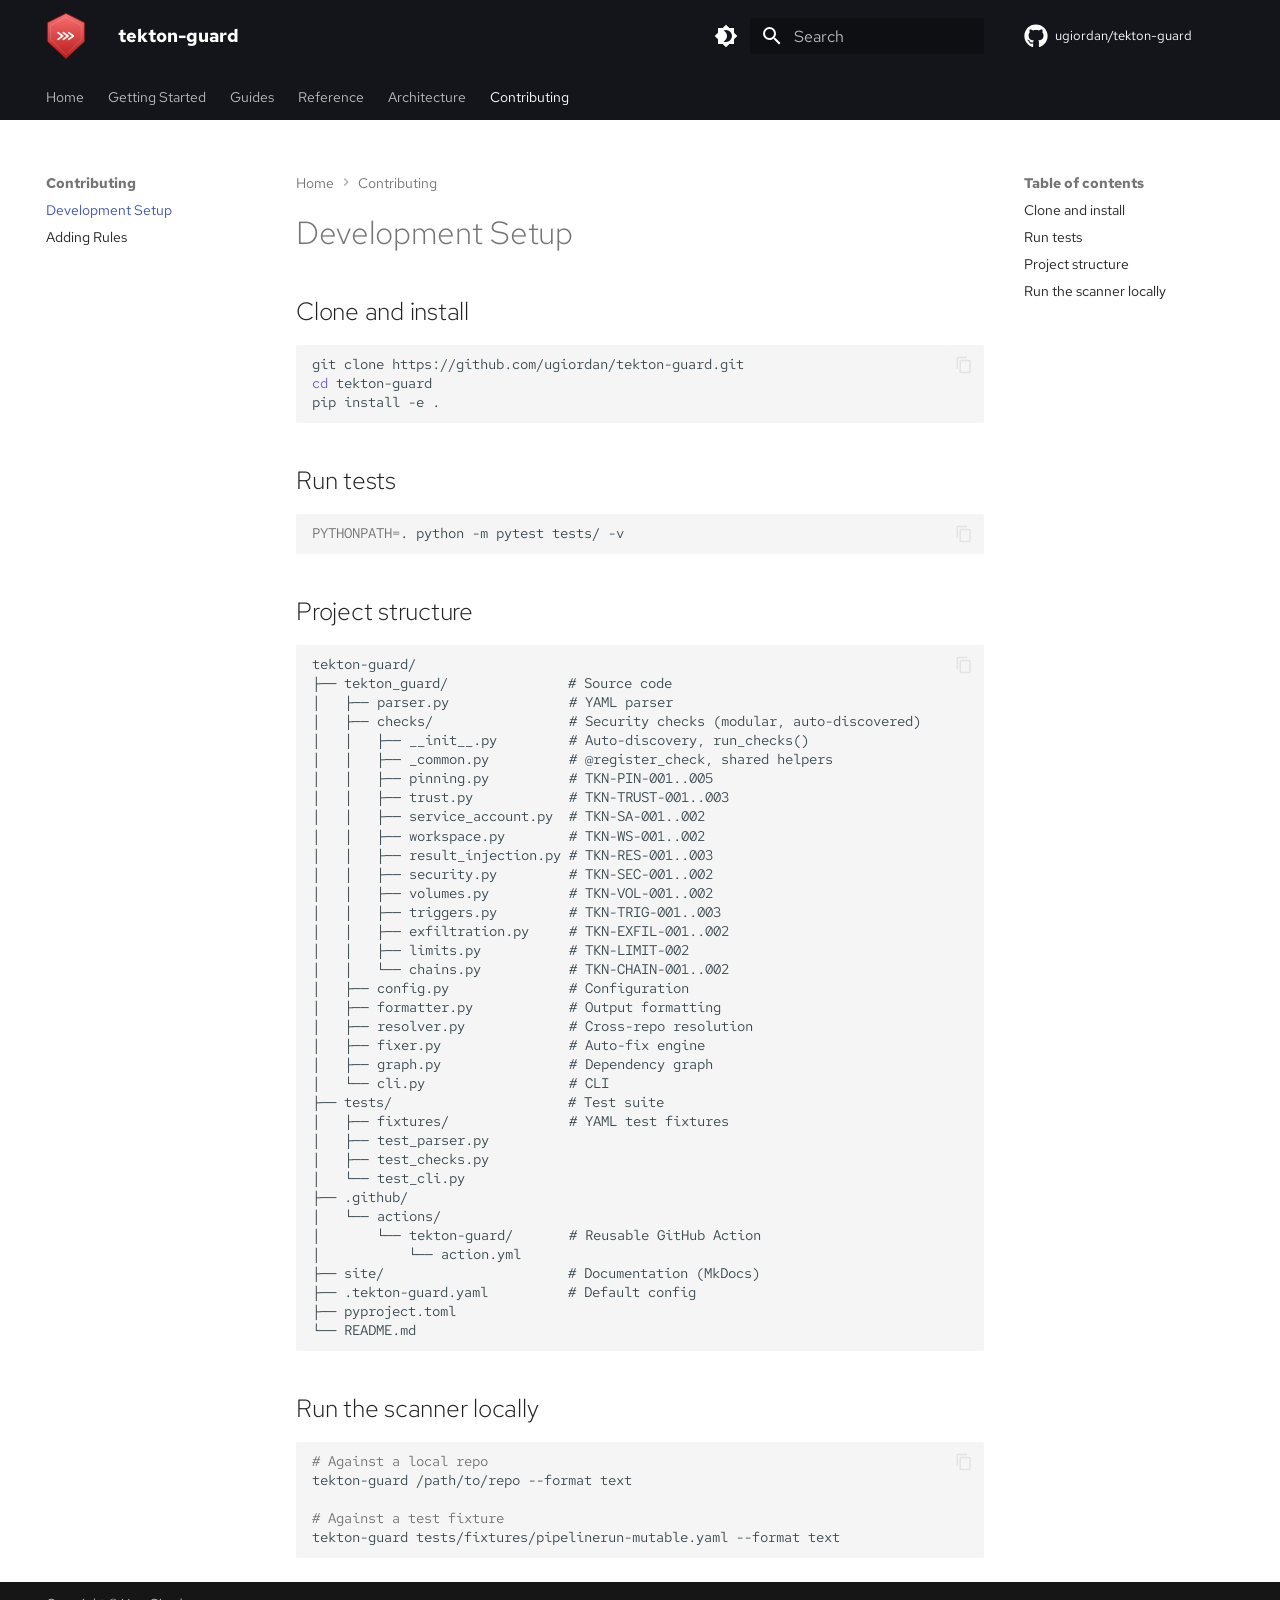
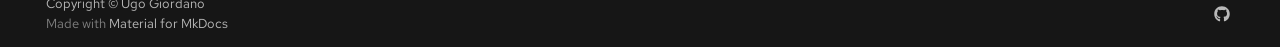
<file: contributing/setup/index.html>
<!DOCTYPE html><html lang="en" class="no-js"><head>
    
      <meta charset="utf-8">
      <meta name="viewport" content="width=device-width,initial-scale=1">
      
      
      
        <link rel="canonical" href="https://ugiordan.github.io/tekton-guard/contributing/setup/">
      
      
        <link rel="prev" href="../../architecture/overview/">
      
      
        <link rel="next" href="../rules/">
      
      
        
      
      
      <link rel="icon" href="../../assets/images/favicon.png">
      <meta name="generator" content="mkdocs-1.6.1, mkdocs-material-9.7.7">
    
    
      
        <title>Development Setup - tekton-guard</title>
      
    
    
      <link rel="stylesheet" href="../../assets/stylesheets/main.ec1eaa64.min.css">
      
        
        <link rel="stylesheet" href="../../assets/stylesheets/palette.ab4e12ef.min.css">
      
      


    
    
      
    
    
      
        
        
        <link rel="preconnect" href="https://fonts.gstatic.com" crossorigin="">
        <link rel="stylesheet" href="https://fonts.googleapis.com/css?family=Red+Hat+Text:300,300i,400,400i,700,700i%7CRed+Hat+Mono:400,400i,700,700i&amp;display=fallback">
        <style>:root{--md-text-font:"Red Hat Text";--md-code-font:"Red Hat Mono"}</style>
      
    
    
      <link rel="stylesheet" href="../../assets/css/extra.css">
    
    <script>__md_scope=new URL("../..",location),__md_hash=e=>[...e].reduce(((e,_)=>(e<<5)-e+_.charCodeAt(0)),0),__md_get=(e,_=localStorage,t=__md_scope)=>JSON.parse(_.getItem(t.pathname+"."+e)),__md_set=(e,_,t=localStorage,a=__md_scope)=>{try{t.setItem(a.pathname+"."+e,JSON.stringify(_))}catch(e){}}</script>
    
      

    
    
  <link href="../../assets/stylesheets/glightbox.min.css" rel="stylesheet"><script src="../../assets/javascripts/glightbox.min.js"></script><style id="glightbox-style">
            html.glightbox-open { overflow: initial; height: 100%; }
            .gslide-title { margin-top: 0px; user-select: text; }
            .gslide-desc { color: #666; user-select: text; }
            .gslide-image img { background: white; }
            .gscrollbar-fixer { padding-right: 15px; }
            .gdesc-inner { font-size: 0.75rem; }
            body[data-md-color-scheme="slate"] .gdesc-inner { background: var(--md-default-bg-color); }
            body[data-md-color-scheme="slate"] .gslide-title { color: var(--md-default-fg-color); }
            body[data-md-color-scheme="slate"] .gslide-desc { color: var(--md-default-fg-color); }
        </style></head>
  
  
    
    
      
    
    
    
    
    <body dir="ltr" data-md-color-scheme="default" data-md-color-primary="black" data-md-color-accent="indigo">
  
    
    <input class="md-toggle" data-md-toggle="drawer" type="checkbox" id="__drawer" autocomplete="off">
    <input class="md-toggle" data-md-toggle="search" type="checkbox" id="__search" autocomplete="off">
    <label class="md-overlay" for="__drawer"></label>
    <div data-md-component="skip">
      
        
        <a href="#development-setup" class="md-skip">
          Skip to content
        </a>
      
    </div>
    <div data-md-component="announce">
      
    </div>
    
    
      

<header class="md-header" data-md-component="header">
  <nav class="md-header__inner md-grid" aria-label="Header">
    <a href="../.." title="tekton-guard" class="md-header__button md-logo" aria-label="tekton-guard" data-md-component="logo">
      
  <img src="../../images/logo.svg" alt="logo">

    </a>
    <label class="md-header__button md-icon" for="__drawer">
      
      <svg xmlns="http://www.w3.org/2000/svg" viewBox="0 0 24 24"><path d="M3 6h18v2H3zm0 5h18v2H3zm0 5h18v2H3z"></path></svg>
    </label>
    <div class="md-header__title" data-md-component="header-title">
      <div class="md-header__ellipsis">
        <div class="md-header__topic">
          <span class="md-ellipsis">
            tekton-guard
          </span>
        </div>
        <div class="md-header__topic" data-md-component="header-topic">
          <span class="md-ellipsis">
            
              Development Setup
            
          </span>
        </div>
      </div>
    </div>
    
      
        <form class="md-header__option" data-md-component="palette">
  
    
    
    
    <input class="md-option" data-md-color-media="" data-md-color-scheme="default" data-md-color-primary="black" data-md-color-accent="indigo" aria-label="Switch to dark mode" type="radio" name="__palette" id="__palette_0">
    
      <label class="md-header__button md-icon" title="Switch to dark mode" for="__palette_1" hidden="">
        <svg xmlns="http://www.w3.org/2000/svg" viewBox="0 0 24 24"><path d="M12 18c-.89 0-1.74-.2-2.5-.55C11.56 16.5 13 14.42 13 12s-1.44-4.5-3.5-5.45C10.26 6.2 11.11 6 12 6a6 6 0 0 1 6 6 6 6 0 0 1-6 6m8-9.31V4h-4.69L12 .69 8.69 4H4v4.69L.69 12 4 15.31V20h4.69L12 23.31 15.31 20H20v-4.69L23.31 12z"></path></svg>
      </label>
    
  
    
    
    
    <input class="md-option" data-md-color-media="" data-md-color-scheme="slate" data-md-color-primary="black" data-md-color-accent="indigo" aria-label="Switch to light mode" type="radio" name="__palette" id="__palette_1">
    
      <label class="md-header__button md-icon" title="Switch to light mode" for="__palette_0" hidden="">
        <svg xmlns="http://www.w3.org/2000/svg" viewBox="0 0 24 24"><path d="M12 8a4 4 0 0 0-4 4 4 4 0 0 0 4 4 4 4 0 0 0 4-4 4 4 0 0 0-4-4m0 10a6 6 0 0 1-6-6 6 6 0 0 1 6-6 6 6 0 0 1 6 6 6 6 0 0 1-6 6m8-9.31V4h-4.69L12 .69 8.69 4H4v4.69L.69 12 4 15.31V20h4.69L12 23.31 15.31 20H20v-4.69L23.31 12z"></path></svg>
      </label>
    
  
</form>
      
    
    
      <script>var palette=__md_get("__palette");if(palette&&palette.color){if("(prefers-color-scheme)"===palette.color.media){var media=matchMedia("(prefers-color-scheme: light)"),input=document.querySelector(media.matches?"[data-md-color-media='(prefers-color-scheme: light)']":"[data-md-color-media='(prefers-color-scheme: dark)']");palette.color.media=input.getAttribute("data-md-color-media"),palette.color.scheme=input.getAttribute("data-md-color-scheme"),palette.color.primary=input.getAttribute("data-md-color-primary"),palette.color.accent=input.getAttribute("data-md-color-accent")}for(var[key,value]of Object.entries(palette.color))document.body.setAttribute("data-md-color-"+key,value)}</script>
    
    
    
      
      
        <label class="md-header__button md-icon" for="__search">
          
          <svg xmlns="http://www.w3.org/2000/svg" viewBox="0 0 24 24"><path d="M9.5 3A6.5 6.5 0 0 1 16 9.5c0 1.61-.59 3.09-1.56 4.23l.27.27h.79l5 5-1.5 1.5-5-5v-.79l-.27-.27A6.52 6.52 0 0 1 9.5 16 6.5 6.5 0 0 1 3 9.5 6.5 6.5 0 0 1 9.5 3m0 2C7 5 5 7 5 9.5S7 14 9.5 14 14 12 14 9.5 12 5 9.5 5"></path></svg>
        </label>
        <div class="md-search" data-md-component="search" role="dialog">
  <label class="md-search__overlay" for="__search"></label>
  <div class="md-search__inner" role="search">
    <form class="md-search__form" name="search">
      <input type="text" class="md-search__input" name="query" aria-label="Search" placeholder="Search" autocapitalize="off" autocorrect="off" autocomplete="off" spellcheck="false" data-md-component="search-query" required="">
      <label class="md-search__icon md-icon" for="__search">
        
        <svg xmlns="http://www.w3.org/2000/svg" viewBox="0 0 24 24"><path d="M9.5 3A6.5 6.5 0 0 1 16 9.5c0 1.61-.59 3.09-1.56 4.23l.27.27h.79l5 5-1.5 1.5-5-5v-.79l-.27-.27A6.52 6.52 0 0 1 9.5 16 6.5 6.5 0 0 1 3 9.5 6.5 6.5 0 0 1 9.5 3m0 2C7 5 5 7 5 9.5S7 14 9.5 14 14 12 14 9.5 12 5 9.5 5"></path></svg>
        
        <svg xmlns="http://www.w3.org/2000/svg" viewBox="0 0 24 24"><path d="M20 11v2H8l5.5 5.5-1.42 1.42L4.16 12l7.92-7.92L13.5 5.5 8 11z"></path></svg>
      </label>
      <nav class="md-search__options" aria-label="Search">
        
          <a href="javascript:void(0)" class="md-search__icon md-icon" title="Share" aria-label="Share" data-clipboard="" data-clipboard-text="" data-md-component="search-share" tabindex="-1">
            
            <svg xmlns="http://www.w3.org/2000/svg" viewBox="0 0 24 24"><path d="M18 16.08c-.76 0-1.44.3-1.96.77L8.91 12.7c.05-.23.09-.46.09-.7s-.04-.47-.09-.7l7.05-4.11c.54.5 1.25.81 2.04.81a3 3 0 0 0 3-3 3 3 0 0 0-3-3 3 3 0 0 0-3 3c0 .24.04.47.09.7L8.04 9.81C7.5 9.31 6.79 9 6 9a3 3 0 0 0-3 3 3 3 0 0 0 3 3c.79 0 1.5-.31 2.04-.81l7.12 4.15c-.05.21-.08.43-.08.66 0 1.61 1.31 2.91 2.92 2.91s2.92-1.3 2.92-2.91A2.92 2.92 0 0 0 18 16.08"></path></svg>
          </a>
        
        <button type="reset" class="md-search__icon md-icon" title="Clear" aria-label="Clear" tabindex="-1">
          
          <svg xmlns="http://www.w3.org/2000/svg" viewBox="0 0 24 24"><path d="M19 6.41 17.59 5 12 10.59 6.41 5 5 6.41 10.59 12 5 17.59 6.41 19 12 13.41 17.59 19 19 17.59 13.41 12z"></path></svg>
        </button>
      </nav>
      
        <div class="md-search__suggest" data-md-component="search-suggest"></div>
      
    </form>
    <div class="md-search__output">
      <div class="md-search__scrollwrap" tabindex="0" data-md-scrollfix="">
        <div class="md-search-result" data-md-component="search-result">
          <div class="md-search-result__meta">
            Initializing search
          </div>
          <ol class="md-search-result__list" role="presentation"></ol>
        </div>
      </div>
    </div>
  </div>
</div>
      
    
    
      <div class="md-header__source">
        <a href="https://github.com/ugiordan/tekton-guard" title="Go to repository" class="md-source" data-md-component="source">
  <div class="md-source__icon md-icon">
    
    <svg xmlns="http://www.w3.org/2000/svg" viewBox="0 0 512 512"><!--! Font Awesome Free 7.1.0 by @fontawesome - https://fontawesome.com License - https://fontawesome.com/license/free (Icons: CC BY 4.0, Fonts: SIL OFL 1.1, Code: MIT License) Copyright 2025 Fonticons, Inc.--><path d="M173.9 397.4c0 2-2.3 3.6-5.2 3.6-3.3.3-5.6-1.3-5.6-3.6 0-2 2.3-3.6 5.2-3.6 3-.3 5.6 1.3 5.6 3.6m-31.1-4.5c-.7 2 1.3 4.3 4.3 4.9 2.6 1 5.6 0 6.2-2s-1.3-4.3-4.3-5.2c-2.6-.7-5.5.3-6.2 2.3m44.2-1.7c-2.9.7-4.9 2.6-4.6 4.9.3 2 2.9 3.3 5.9 2.6 2.9-.7 4.9-2.6 4.6-4.6-.3-1.9-3-3.2-5.9-2.9M252.8 8C114.1 8 8 113.3 8 252c0 110.9 69.8 205.8 169.5 239.2 12.8 2.3 17.3-5.6 17.3-12.1 0-6.2-.3-40.4-.3-61.4 0 0-70 15-84.7-29.8 0 0-11.4-29.1-27.8-36.6 0 0-22.9-15.7 1.6-15.4 0 0 24.9 2 38.6 25.8 21.9 38.6 58.6 27.5 72.9 20.9 2.3-16 8.8-27.1 16-33.7-55.9-6.2-112.3-14.3-112.3-110.5 0-27.5 7.6-41.3 23.6-58.9-2.6-6.5-11.1-33.3 2.6-67.9 20.9-6.5 69 27 69 27 20-5.6 41.5-8.5 62.8-8.5s42.8 2.9 62.8 8.5c0 0 48.1-33.6 69-27 13.7 34.7 5.2 61.4 2.6 67.9 16 17.7 25.8 31.5 25.8 58.9 0 96.5-58.9 104.2-114.8 110.5 9.2 7.9 17 22.9 17 46.4 0 33.7-.3 75.4-.3 83.6 0 6.5 4.6 14.4 17.3 12.1C436.2 457.8 504 362.9 504 252 504 113.3 391.5 8 252.8 8M105.2 352.9c-1.3 1-1 3.3.7 5.2 1.6 1.6 3.9 2.3 5.2 1 1.3-1 1-3.3-.7-5.2-1.6-1.6-3.9-2.3-5.2-1m-10.8-8.1c-.7 1.3.3 2.9 2.3 3.9 1.6 1 3.6.7 4.3-.7.7-1.3-.3-2.9-2.3-3.9-2-.6-3.6-.3-4.3.7m32.4 35.6c-1.6 1.3-1 4.3 1.3 6.2 2.3 2.3 5.2 2.6 6.5 1 1.3-1.3.7-4.3-1.3-6.2-2.2-2.3-5.2-2.6-6.5-1m-11.4-14.7c-1.6 1-1.6 3.6 0 5.9s4.3 3.3 5.6 2.3c1.6-1.3 1.6-3.9 0-6.2-1.4-2.3-4-3.3-5.6-2"></path></svg>
  </div>
  <div class="md-source__repository">
    ugiordan/tekton-guard
  </div>
</a>
      </div>
    
  </nav>
  
</header>
    
    <div class="md-container" data-md-component="container">
      
      
        
          
            
<nav class="md-tabs" aria-label="Tabs" data-md-component="tabs">
  <div class="md-grid">
    <ul class="md-tabs__list">
      
        
  
  
  
  
    <li class="md-tabs__item">
      <a href="../.." class="md-tabs__link">
        
  
  
    
  
  Home

      </a>
    </li>
  

      
        
  
  
  
  
    
    
      <li class="md-tabs__item">
        <a href="../../getting-started/installation/" class="md-tabs__link">
          
  
  
    
  
  Getting Started

        </a>
      </li>
    
  

      
        
  
  
  
  
    
    
      <li class="md-tabs__item">
        <a href="../../guides/ci-integration/" class="md-tabs__link">
          
  
  
    
  
  Guides

        </a>
      </li>
    
  

      
        
  
  
  
  
    
    
      <li class="md-tabs__item">
        <a href="../../reference/cli/" class="md-tabs__link">
          
  
  
    
  
  Reference

        </a>
      </li>
    
  

      
        
  
  
  
  
    
    
      <li class="md-tabs__item">
        <a href="../../architecture/overview/" class="md-tabs__link">
          
  
  
    
  
  Architecture

        </a>
      </li>
    
  

      
        
  
  
  
    
  
  
    
    
      <li class="md-tabs__item md-tabs__item--active">
        <a href="./" class="md-tabs__link">
          
  
  
    
  
  Contributing

        </a>
      </li>
    
  

      
    </ul>
  </div>
</nav>
          
        
      
      <main class="md-main" data-md-component="main">
        <div class="md-main__inner md-grid">
          
            
              
              <div class="md-sidebar md-sidebar--primary" data-md-component="sidebar" data-md-type="navigation">
                <div class="md-sidebar__scrollwrap">
                  <div class="md-sidebar__inner">
                    


  


<nav class="md-nav md-nav--primary md-nav--lifted" aria-label="Navigation" data-md-level="0">
  <label class="md-nav__title" for="__drawer">
    <a href="../.." title="tekton-guard" class="md-nav__button md-logo" aria-label="tekton-guard" data-md-component="logo">
      
  <img src="../../images/logo.svg" alt="logo">

    </a>
    tekton-guard
  </label>
  
    <div class="md-nav__source">
      <a href="https://github.com/ugiordan/tekton-guard" title="Go to repository" class="md-source" data-md-component="source">
  <div class="md-source__icon md-icon">
    
    <svg xmlns="http://www.w3.org/2000/svg" viewBox="0 0 512 512"><!--! Font Awesome Free 7.1.0 by @fontawesome - https://fontawesome.com License - https://fontawesome.com/license/free (Icons: CC BY 4.0, Fonts: SIL OFL 1.1, Code: MIT License) Copyright 2025 Fonticons, Inc.--><path d="M173.9 397.4c0 2-2.3 3.6-5.2 3.6-3.3.3-5.6-1.3-5.6-3.6 0-2 2.3-3.6 5.2-3.6 3-.3 5.6 1.3 5.6 3.6m-31.1-4.5c-.7 2 1.3 4.3 4.3 4.9 2.6 1 5.6 0 6.2-2s-1.3-4.3-4.3-5.2c-2.6-.7-5.5.3-6.2 2.3m44.2-1.7c-2.9.7-4.9 2.6-4.6 4.9.3 2 2.9 3.3 5.9 2.6 2.9-.7 4.9-2.6 4.6-4.6-.3-1.9-3-3.2-5.9-2.9M252.8 8C114.1 8 8 113.3 8 252c0 110.9 69.8 205.8 169.5 239.2 12.8 2.3 17.3-5.6 17.3-12.1 0-6.2-.3-40.4-.3-61.4 0 0-70 15-84.7-29.8 0 0-11.4-29.1-27.8-36.6 0 0-22.9-15.7 1.6-15.4 0 0 24.9 2 38.6 25.8 21.9 38.6 58.6 27.5 72.9 20.9 2.3-16 8.8-27.1 16-33.7-55.9-6.2-112.3-14.3-112.3-110.5 0-27.5 7.6-41.3 23.6-58.9-2.6-6.5-11.1-33.3 2.6-67.9 20.9-6.5 69 27 69 27 20-5.6 41.5-8.5 62.8-8.5s42.8 2.9 62.8 8.5c0 0 48.1-33.6 69-27 13.7 34.7 5.2 61.4 2.6 67.9 16 17.7 25.8 31.5 25.8 58.9 0 96.5-58.9 104.2-114.8 110.5 9.2 7.9 17 22.9 17 46.4 0 33.7-.3 75.4-.3 83.6 0 6.5 4.6 14.4 17.3 12.1C436.2 457.8 504 362.9 504 252 504 113.3 391.5 8 252.8 8M105.2 352.9c-1.3 1-1 3.3.7 5.2 1.6 1.6 3.9 2.3 5.2 1 1.3-1 1-3.3-.7-5.2-1.6-1.6-3.9-2.3-5.2-1m-10.8-8.1c-.7 1.3.3 2.9 2.3 3.9 1.6 1 3.6.7 4.3-.7.7-1.3-.3-2.9-2.3-3.9-2-.6-3.6-.3-4.3.7m32.4 35.6c-1.6 1.3-1 4.3 1.3 6.2 2.3 2.3 5.2 2.6 6.5 1 1.3-1.3.7-4.3-1.3-6.2-2.2-2.3-5.2-2.6-6.5-1m-11.4-14.7c-1.6 1-1.6 3.6 0 5.9s4.3 3.3 5.6 2.3c1.6-1.3 1.6-3.9 0-6.2-1.4-2.3-4-3.3-5.6-2"></path></svg>
  </div>
  <div class="md-source__repository">
    ugiordan/tekton-guard
  </div>
</a>
    </div>
  
  <ul class="md-nav__list" data-md-scrollfix="">
    
      
      
  
  
  
  
    <li class="md-nav__item">
      <a href="../.." class="md-nav__link">
        
  
  
  <span class="md-ellipsis">
    
  
    Home
  

    
  </span>
  
  

      </a>
    </li>
  

    
      
      
  
  
  
  
    
    
      
        
      
        
      
    
    
    
      
      
        
      
    
    
    <li class="md-nav__item md-nav__item--nested">
      
        
        
        <input class="md-nav__toggle md-toggle " type="checkbox" id="__nav_2">
        
          
          <label class="md-nav__link" for="__nav_2" id="__nav_2_label" tabindex="0">
            
  
  
  <span class="md-ellipsis">
    
  
    Getting Started
  

    
  </span>
  
  

            <span class="md-nav__icon md-icon"></span>
          </label>
        
        <nav class="md-nav" data-md-level="1" aria-labelledby="__nav_2_label" aria-expanded="false">
          <label class="md-nav__title" for="__nav_2">
            <span class="md-nav__icon md-icon"></span>
            
  
    Getting Started
  

          </label>
          <ul class="md-nav__list" data-md-scrollfix="">
            
              
                
  
  
  
  
    <li class="md-nav__item">
      <a href="../../getting-started/installation/" class="md-nav__link">
        
  
  
  <span class="md-ellipsis">
    
  
    Installation
  

    
  </span>
  
  

      </a>
    </li>
  

              
            
              
                
  
  
  
  
    <li class="md-nav__item">
      <a href="../../getting-started/quickstart/" class="md-nav__link">
        
  
  
  <span class="md-ellipsis">
    
  
    Quick Start
  

    
  </span>
  
  

      </a>
    </li>
  

              
            
          </ul>
        </nav>
      
    </li>
  

    
      
      
  
  
  
  
    
    
      
        
      
        
      
        
      
        
      
        
      
    
    
    
      
      
        
      
    
    
    <li class="md-nav__item md-nav__item--nested">
      
        
        
        <input class="md-nav__toggle md-toggle " type="checkbox" id="__nav_3">
        
          
          <label class="md-nav__link" for="__nav_3" id="__nav_3_label" tabindex="0">
            
  
  
  <span class="md-ellipsis">
    
  
    Guides
  

    
  </span>
  
  

            <span class="md-nav__icon md-icon"></span>
          </label>
        
        <nav class="md-nav" data-md-level="1" aria-labelledby="__nav_3_label" aria-expanded="false">
          <label class="md-nav__title" for="__nav_3">
            <span class="md-nav__icon md-icon"></span>
            
  
    Guides
  

          </label>
          <ul class="md-nav__list" data-md-scrollfix="">
            
              
                
  
  
  
  
    <li class="md-nav__item">
      <a href="../../guides/ci-integration/" class="md-nav__link">
        
  
  
  <span class="md-ellipsis">
    
  
    CI Integration
  

    
  </span>
  
  

      </a>
    </li>
  

              
            
              
                
  
  
  
  
    <li class="md-nav__item">
      <a href="../../guides/findings/" class="md-nav__link">
        
  
  
  <span class="md-ellipsis">
    
  
    Understanding Findings
  

    
  </span>
  
  

      </a>
    </li>
  

              
            
              
                
  
  
  
  
    <li class="md-nav__item">
      <a href="../../guides/configuration/" class="md-nav__link">
        
  
  
  <span class="md-ellipsis">
    
  
    Configuration
  

    
  </span>
  
  

      </a>
    </li>
  

              
            
              
                
  
  
  
  
    <li class="md-nav__item">
      <a href="../../guides/false-positives/" class="md-nav__link">
        
  
  
  <span class="md-ellipsis">
    
  
    False Positive Tuning
  

    
  </span>
  
  

      </a>
    </li>
  

              
            
              
                
  
  
  
  
    <li class="md-nav__item">
      <a href="../../guides/cross-repo/" class="md-nav__link">
        
  
  
  <span class="md-ellipsis">
    
  
    Cross-Repo Resolution
  

    
  </span>
  
  

      </a>
    </li>
  

              
            
          </ul>
        </nav>
      
    </li>
  

    
      
      
  
  
  
  
    
    
      
        
      
        
      
        
      
    
    
    
      
      
        
      
    
    
    <li class="md-nav__item md-nav__item--nested">
      
        
        
        <input class="md-nav__toggle md-toggle " type="checkbox" id="__nav_4">
        
          
          <label class="md-nav__link" for="__nav_4" id="__nav_4_label" tabindex="0">
            
  
  
  <span class="md-ellipsis">
    
  
    Reference
  

    
  </span>
  
  

            <span class="md-nav__icon md-icon"></span>
          </label>
        
        <nav class="md-nav" data-md-level="1" aria-labelledby="__nav_4_label" aria-expanded="false">
          <label class="md-nav__title" for="__nav_4">
            <span class="md-nav__icon md-icon"></span>
            
  
    Reference
  

          </label>
          <ul class="md-nav__list" data-md-scrollfix="">
            
              
                
  
  
  
  
    <li class="md-nav__item">
      <a href="../../reference/cli/" class="md-nav__link">
        
  
  
  <span class="md-ellipsis">
    
  
    CLI Commands
  

    
  </span>
  
  

      </a>
    </li>
  

              
            
              
                
  
  
  
  
    <li class="md-nav__item">
      <a href="../../reference/rules/" class="md-nav__link">
        
  
  
  <span class="md-ellipsis">
    
  
    Detection Rules
  

    
  </span>
  
  

      </a>
    </li>
  

              
            
              
                
  
  
  
  
    <li class="md-nav__item">
      <a href="../../reference/output-formats/" class="md-nav__link">
        
  
  
  <span class="md-ellipsis">
    
  
    Output Formats
  

    
  </span>
  
  

      </a>
    </li>
  

              
            
          </ul>
        </nav>
      
    </li>
  

    
      
      
  
  
  
  
    
    
      
        
      
    
    
    
      
      
        
      
    
    
    <li class="md-nav__item md-nav__item--nested">
      
        
        
        <input class="md-nav__toggle md-toggle " type="checkbox" id="__nav_5">
        
          
          <label class="md-nav__link" for="__nav_5" id="__nav_5_label" tabindex="0">
            
  
  
  <span class="md-ellipsis">
    
  
    Architecture
  

    
  </span>
  
  

            <span class="md-nav__icon md-icon"></span>
          </label>
        
        <nav class="md-nav" data-md-level="1" aria-labelledby="__nav_5_label" aria-expanded="false">
          <label class="md-nav__title" for="__nav_5">
            <span class="md-nav__icon md-icon"></span>
            
  
    Architecture
  

          </label>
          <ul class="md-nav__list" data-md-scrollfix="">
            
              
                
  
  
  
  
    <li class="md-nav__item">
      <a href="../../architecture/overview/" class="md-nav__link">
        
  
  
  <span class="md-ellipsis">
    
  
    Design Overview
  

    
  </span>
  
  

      </a>
    </li>
  

              
            
          </ul>
        </nav>
      
    </li>
  

    
      
      
  
  
    
  
  
  
    
    
      
        
      
        
      
    
    
    
      
        
        
      
      
        
      
    
    
    <li class="md-nav__item md-nav__item--active md-nav__item--section md-nav__item--nested">
      
        
        
        <input class="md-nav__toggle md-toggle " type="checkbox" id="__nav_6" checked="">
        
          
          <label class="md-nav__link" for="__nav_6" id="__nav_6_label" tabindex="">
            
  
  
  <span class="md-ellipsis">
    
  
    Contributing
  

    
  </span>
  
  

            <span class="md-nav__icon md-icon"></span>
          </label>
        
        <nav class="md-nav" data-md-level="1" aria-labelledby="__nav_6_label" aria-expanded="true">
          <label class="md-nav__title" for="__nav_6">
            <span class="md-nav__icon md-icon"></span>
            
  
    Contributing
  

          </label>
          <ul class="md-nav__list" data-md-scrollfix="">
            
              
                
  
  
    
  
  
  
    <li class="md-nav__item md-nav__item--active">
      
      <input class="md-nav__toggle md-toggle" type="checkbox" id="__toc">
      
      
        
      
      
        <label class="md-nav__link md-nav__link--active" for="__toc">
          
  
  
  <span class="md-ellipsis">
    
  
    Development Setup
  

    
  </span>
  
  

          <span class="md-nav__icon md-icon"></span>
        </label>
      
      <a href="./" class="md-nav__link md-nav__link--active">
        
  
  
  <span class="md-ellipsis">
    
  
    Development Setup
  

    
  </span>
  
  

      </a>
      
        

<nav class="md-nav md-nav--secondary" aria-label="Table of contents">
  
  
  
    
  
  
    <label class="md-nav__title" for="__toc">
      <span class="md-nav__icon md-icon"></span>
      Table of contents
    </label>
    <ul class="md-nav__list" data-md-component="toc" data-md-scrollfix="">
      
        <li class="md-nav__item">
  <a href="#clone-and-install" class="md-nav__link">
    <span class="md-ellipsis">
      
        Clone and install
      
    </span>
  </a>
  
</li>
      
        <li class="md-nav__item">
  <a href="#run-tests" class="md-nav__link">
    <span class="md-ellipsis">
      
        Run tests
      
    </span>
  </a>
  
</li>
      
        <li class="md-nav__item">
  <a href="#project-structure" class="md-nav__link">
    <span class="md-ellipsis">
      
        Project structure
      
    </span>
  </a>
  
</li>
      
        <li class="md-nav__item">
  <a href="#run-the-scanner-locally" class="md-nav__link">
    <span class="md-ellipsis">
      
        Run the scanner locally
      
    </span>
  </a>
  
</li>
      
    </ul>
  
</nav>
      
    </li>
  

              
            
              
                
  
  
  
  
    <li class="md-nav__item">
      <a href="../rules/" class="md-nav__link">
        
  
  
  <span class="md-ellipsis">
    
  
    Adding Rules
  

    
  </span>
  
  

      </a>
    </li>
  

              
            
          </ul>
        </nav>
      
    </li>
  

    
  </ul>
</nav>
                  </div>
                </div>
              </div>
            
            
              
              <div class="md-sidebar md-sidebar--secondary" data-md-component="sidebar" data-md-type="toc">
                <div class="md-sidebar__scrollwrap">
                  <div class="md-sidebar__inner">
                    

<nav class="md-nav md-nav--secondary" aria-label="Table of contents">
  
  
  
    
  
  
    <label class="md-nav__title" for="__toc">
      <span class="md-nav__icon md-icon"></span>
      Table of contents
    </label>
    <ul class="md-nav__list" data-md-component="toc" data-md-scrollfix="">
      
        <li class="md-nav__item">
  <a href="#clone-and-install" class="md-nav__link">
    <span class="md-ellipsis">
      
        Clone and install
      
    </span>
  </a>
  
</li>
      
        <li class="md-nav__item">
  <a href="#run-tests" class="md-nav__link">
    <span class="md-ellipsis">
      
        Run tests
      
    </span>
  </a>
  
</li>
      
        <li class="md-nav__item">
  <a href="#project-structure" class="md-nav__link">
    <span class="md-ellipsis">
      
        Project structure
      
    </span>
  </a>
  
</li>
      
        <li class="md-nav__item">
  <a href="#run-the-scanner-locally" class="md-nav__link">
    <span class="md-ellipsis">
      
        Run the scanner locally
      
    </span>
  </a>
  
</li>
      
    </ul>
  
</nav>
                  </div>
                </div>
              </div>
            
          
          
            <div class="md-content" data-md-component="content">
              
                



  


  <nav class="md-path" aria-label="Navigation">
    <ol class="md-path__list">
      
        
  
  
    <li class="md-path__item">
      <a href="../.." class="md-path__link">
        
  <span class="md-ellipsis">
    Home
  </span>

      </a>
    </li>
  

      
      
        
  
  
    
    
      <li class="md-path__item">
        <a href="./" class="md-path__link">
          
  <span class="md-ellipsis">
    Contributing
  </span>

        </a>
      </li>
    
  

      
    </ol>
  </nav>

              
              <article class="md-content__inner md-typeset">
                
                  


  
  


<h1 id="development-setup">Development Setup<a class="headerlink" href="#development-setup" title="Permanent link">¶</a></h1>
<h2 id="clone-and-install">Clone and install<a class="headerlink" href="#clone-and-install" title="Permanent link">¶</a></h2>
<div class="highlight"><pre><span></span><code><a id="__codelineno-0-1" name="__codelineno-0-1" href="#__codelineno-0-1"></a>git<span class="w"> </span>clone<span class="w"> </span>https://github.com/ugiordan/tekton-guard.git
<a id="__codelineno-0-2" name="__codelineno-0-2" href="#__codelineno-0-2"></a><span class="nb">cd</span><span class="w"> </span>tekton-guard
<a id="__codelineno-0-3" name="__codelineno-0-3" href="#__codelineno-0-3"></a>pip<span class="w"> </span>install<span class="w"> </span>-e<span class="w"> </span>.
</code></pre></div>
<h2 id="run-tests">Run tests<a class="headerlink" href="#run-tests" title="Permanent link">¶</a></h2>
<div class="highlight"><pre><span></span><code><a id="__codelineno-1-1" name="__codelineno-1-1" href="#__codelineno-1-1"></a><span class="nv">PYTHONPATH</span><span class="o">=</span>.<span class="w"> </span>python<span class="w"> </span>-m<span class="w"> </span>pytest<span class="w"> </span>tests/<span class="w"> </span>-v
</code></pre></div>
<h2 id="project-structure">Project structure<a class="headerlink" href="#project-structure" title="Permanent link">¶</a></h2>
<div class="highlight"><pre><span></span><code><a id="__codelineno-2-1" name="__codelineno-2-1" href="#__codelineno-2-1"></a>tekton-guard/
<a id="__codelineno-2-2" name="__codelineno-2-2" href="#__codelineno-2-2"></a>├── tekton_guard/               # Source code
<a id="__codelineno-2-3" name="__codelineno-2-3" href="#__codelineno-2-3"></a>│   ├── parser.py               # YAML parser
<a id="__codelineno-2-4" name="__codelineno-2-4" href="#__codelineno-2-4"></a>│   ├── checks/                 # Security checks (modular, auto-discovered)
<a id="__codelineno-2-5" name="__codelineno-2-5" href="#__codelineno-2-5"></a>│   │   ├── __init__.py         # Auto-discovery, run_checks()
<a id="__codelineno-2-6" name="__codelineno-2-6" href="#__codelineno-2-6"></a>│   │   ├── _common.py          # @register_check, shared helpers
<a id="__codelineno-2-7" name="__codelineno-2-7" href="#__codelineno-2-7"></a>│   │   ├── pinning.py          # TKN-PIN-001..005
<a id="__codelineno-2-8" name="__codelineno-2-8" href="#__codelineno-2-8"></a>│   │   ├── trust.py            # TKN-TRUST-001..003
<a id="__codelineno-2-9" name="__codelineno-2-9" href="#__codelineno-2-9"></a>│   │   ├── service_account.py  # TKN-SA-001..002
<a id="__codelineno-2-10" name="__codelineno-2-10" href="#__codelineno-2-10"></a>│   │   ├── workspace.py        # TKN-WS-001..002
<a id="__codelineno-2-11" name="__codelineno-2-11" href="#__codelineno-2-11"></a>│   │   ├── result_injection.py # TKN-RES-001..003
<a id="__codelineno-2-12" name="__codelineno-2-12" href="#__codelineno-2-12"></a>│   │   ├── security.py         # TKN-SEC-001..002
<a id="__codelineno-2-13" name="__codelineno-2-13" href="#__codelineno-2-13"></a>│   │   ├── volumes.py          # TKN-VOL-001..002
<a id="__codelineno-2-14" name="__codelineno-2-14" href="#__codelineno-2-14"></a>│   │   ├── triggers.py         # TKN-TRIG-001..003
<a id="__codelineno-2-15" name="__codelineno-2-15" href="#__codelineno-2-15"></a>│   │   ├── exfiltration.py     # TKN-EXFIL-001..002
<a id="__codelineno-2-16" name="__codelineno-2-16" href="#__codelineno-2-16"></a>│   │   ├── limits.py           # TKN-LIMIT-002
<a id="__codelineno-2-17" name="__codelineno-2-17" href="#__codelineno-2-17"></a>│   │   └── chains.py           # TKN-CHAIN-001..002
<a id="__codelineno-2-18" name="__codelineno-2-18" href="#__codelineno-2-18"></a>│   ├── config.py               # Configuration
<a id="__codelineno-2-19" name="__codelineno-2-19" href="#__codelineno-2-19"></a>│   ├── formatter.py            # Output formatting
<a id="__codelineno-2-20" name="__codelineno-2-20" href="#__codelineno-2-20"></a>│   ├── resolver.py             # Cross-repo resolution
<a id="__codelineno-2-21" name="__codelineno-2-21" href="#__codelineno-2-21"></a>│   ├── fixer.py                # Auto-fix engine
<a id="__codelineno-2-22" name="__codelineno-2-22" href="#__codelineno-2-22"></a>│   ├── graph.py                # Dependency graph
<a id="__codelineno-2-23" name="__codelineno-2-23" href="#__codelineno-2-23"></a>│   └── cli.py                  # CLI
<a id="__codelineno-2-24" name="__codelineno-2-24" href="#__codelineno-2-24"></a>├── tests/                      # Test suite
<a id="__codelineno-2-25" name="__codelineno-2-25" href="#__codelineno-2-25"></a>│   ├── fixtures/               # YAML test fixtures
<a id="__codelineno-2-26" name="__codelineno-2-26" href="#__codelineno-2-26"></a>│   ├── test_parser.py
<a id="__codelineno-2-27" name="__codelineno-2-27" href="#__codelineno-2-27"></a>│   ├── test_checks.py
<a id="__codelineno-2-28" name="__codelineno-2-28" href="#__codelineno-2-28"></a>│   └── test_cli.py
<a id="__codelineno-2-29" name="__codelineno-2-29" href="#__codelineno-2-29"></a>├── .github/
<a id="__codelineno-2-30" name="__codelineno-2-30" href="#__codelineno-2-30"></a>│   └── actions/
<a id="__codelineno-2-31" name="__codelineno-2-31" href="#__codelineno-2-31"></a>│       └── tekton-guard/       # Reusable GitHub Action
<a id="__codelineno-2-32" name="__codelineno-2-32" href="#__codelineno-2-32"></a>│           └── action.yml
<a id="__codelineno-2-33" name="__codelineno-2-33" href="#__codelineno-2-33"></a>├── site/                       # Documentation (MkDocs)
<a id="__codelineno-2-34" name="__codelineno-2-34" href="#__codelineno-2-34"></a>├── .tekton-guard.yaml          # Default config
<a id="__codelineno-2-35" name="__codelineno-2-35" href="#__codelineno-2-35"></a>├── pyproject.toml
<a id="__codelineno-2-36" name="__codelineno-2-36" href="#__codelineno-2-36"></a>└── README.md
</code></pre></div>
<h2 id="run-the-scanner-locally">Run the scanner locally<a class="headerlink" href="#run-the-scanner-locally" title="Permanent link">¶</a></h2>
<div class="highlight"><pre><span></span><code><a id="__codelineno-3-1" name="__codelineno-3-1" href="#__codelineno-3-1"></a><span class="c1"># Against a local repo</span>
<a id="__codelineno-3-2" name="__codelineno-3-2" href="#__codelineno-3-2"></a>tekton-guard<span class="w"> </span>/path/to/repo<span class="w"> </span>--format<span class="w"> </span>text
<a id="__codelineno-3-3" name="__codelineno-3-3" href="#__codelineno-3-3"></a>
<a id="__codelineno-3-4" name="__codelineno-3-4" href="#__codelineno-3-4"></a><span class="c1"># Against a test fixture</span>
<a id="__codelineno-3-5" name="__codelineno-3-5" href="#__codelineno-3-5"></a>tekton-guard<span class="w"> </span>tests/fixtures/pipelinerun-mutable.yaml<span class="w"> </span>--format<span class="w"> </span>text
</code></pre></div>












                
              </article>
            </div>
          
          
  <script>var tabs=__md_get("__tabs");if(Array.isArray(tabs))e:for(var set of document.querySelectorAll(".tabbed-set")){var labels=set.querySelector(".tabbed-labels");for(var tab of tabs)for(var label of labels.getElementsByTagName("label"))if(label.innerText.trim()===tab){var input=document.getElementById(label.htmlFor);input.checked=!0;continue e}}</script>

<script>var target=document.getElementById(location.hash.slice(1));target&&target.name&&(target.checked=target.name.startsWith("__tabbed_"))</script>
        </div>
        
          <button type="button" class="md-top md-icon" data-md-component="top" hidden="">
  
  <svg xmlns="http://www.w3.org/2000/svg" viewBox="0 0 24 24"><path d="M13 20h-2V8l-5.5 5.5-1.42-1.42L12 4.16l7.92 7.92-1.42 1.42L13 8z"></path></svg>
  Back to top
</button>
        
      </main>
      
        <footer class="md-footer">
  
  <div class="md-footer-meta md-typeset">
    <div class="md-footer-meta__inner md-grid">
      <div class="md-copyright">
  
    <div class="md-copyright__highlight">
      Copyright © Ugo Giordano
    </div>
  
  
    Made with
    <a href="https://squidfunk.github.io/mkdocs-material/" target="_blank" rel="noopener">
      Material for MkDocs
    </a>
  
</div>
      
        
<div class="md-social">
  
    
    
    
    
      
      
    
    <a href="https://github.com/ugiordan/tekton-guard" target="_blank" rel="noopener" title="github.com" class="md-social__link">
      <svg xmlns="http://www.w3.org/2000/svg" viewBox="0 0 512 512"><!--! Font Awesome Free 7.1.0 by @fontawesome - https://fontawesome.com License - https://fontawesome.com/license/free (Icons: CC BY 4.0, Fonts: SIL OFL 1.1, Code: MIT License) Copyright 2025 Fonticons, Inc.--><path d="M173.9 397.4c0 2-2.3 3.6-5.2 3.6-3.3.3-5.6-1.3-5.6-3.6 0-2 2.3-3.6 5.2-3.6 3-.3 5.6 1.3 5.6 3.6m-31.1-4.5c-.7 2 1.3 4.3 4.3 4.9 2.6 1 5.6 0 6.2-2s-1.3-4.3-4.3-5.2c-2.6-.7-5.5.3-6.2 2.3m44.2-1.7c-2.9.7-4.9 2.6-4.6 4.9.3 2 2.9 3.3 5.9 2.6 2.9-.7 4.9-2.6 4.6-4.6-.3-1.9-3-3.2-5.9-2.9M252.8 8C114.1 8 8 113.3 8 252c0 110.9 69.8 205.8 169.5 239.2 12.8 2.3 17.3-5.6 17.3-12.1 0-6.2-.3-40.4-.3-61.4 0 0-70 15-84.7-29.8 0 0-11.4-29.1-27.8-36.6 0 0-22.9-15.7 1.6-15.4 0 0 24.9 2 38.6 25.8 21.9 38.6 58.6 27.5 72.9 20.9 2.3-16 8.8-27.1 16-33.7-55.9-6.2-112.3-14.3-112.3-110.5 0-27.5 7.6-41.3 23.6-58.9-2.6-6.5-11.1-33.3 2.6-67.9 20.9-6.5 69 27 69 27 20-5.6 41.5-8.5 62.8-8.5s42.8 2.9 62.8 8.5c0 0 48.1-33.6 69-27 13.7 34.7 5.2 61.4 2.6 67.9 16 17.7 25.8 31.5 25.8 58.9 0 96.5-58.9 104.2-114.8 110.5 9.2 7.9 17 22.9 17 46.4 0 33.7-.3 75.4-.3 83.6 0 6.5 4.6 14.4 17.3 12.1C436.2 457.8 504 362.9 504 252 504 113.3 391.5 8 252.8 8M105.2 352.9c-1.3 1-1 3.3.7 5.2 1.6 1.6 3.9 2.3 5.2 1 1.3-1 1-3.3-.7-5.2-1.6-1.6-3.9-2.3-5.2-1m-10.8-8.1c-.7 1.3.3 2.9 2.3 3.9 1.6 1 3.6.7 4.3-.7.7-1.3-.3-2.9-2.3-3.9-2-.6-3.6-.3-4.3.7m32.4 35.6c-1.6 1.3-1 4.3 1.3 6.2 2.3 2.3 5.2 2.6 6.5 1 1.3-1.3.7-4.3-1.3-6.2-2.2-2.3-5.2-2.6-6.5-1m-11.4-14.7c-1.6 1-1.6 3.6 0 5.9s4.3 3.3 5.6 2.3c1.6-1.3 1.6-3.9 0-6.2-1.4-2.3-4-3.3-5.6-2"></path></svg>
    </a>
  
</div>
      
    </div>
  </div>
</footer>
      
    </div>
    <div class="md-dialog" data-md-component="dialog">
      <div class="md-dialog__inner md-typeset"></div>
    </div>
    
    
    
      
      
      <script id="__config" type="application/json">{"annotate": null, "base": "../..", "features": ["navigation.tabs", "navigation.top", "navigation.indexes", "navigation.instant", "navigation.path", "navigation.sections", "search.suggest", "search.highlight", "search.share", "content.code.copy", "content.code.annotate", "content.tabs.link", "toc.follow"], "search": "../../assets/javascripts/workers/search.2c215733.min.js", "tags": null, "translations": {"clipboard.copied": "Copied to clipboard", "clipboard.copy": "Copy to clipboard", "search.result.more.one": "1 more on this page", "search.result.more.other": "# more on this page", "search.result.none": "No matching documents", "search.result.one": "1 matching document", "search.result.other": "# matching documents", "search.result.placeholder": "Type to start searching", "search.result.term.missing": "Missing", "select.version": "Select version"}, "version": null}</script>
    
    
      <script src="../../assets/javascripts/bundle.d7400e89.min.js"></script>
      
        <script src="../../assets/js/diagram-zoom.js"></script>
      
    
  
<script id="init-glightbox">const lightbox = GLightbox({"touchNavigation": true, "loop": false, "zoomable": true, "draggable": true, "openEffect": "zoom", "closeEffect": "zoom", "slideEffect": "slide"});
document$.subscribe(()=>{ lightbox.reload(); });
</script></body></html>
</file>
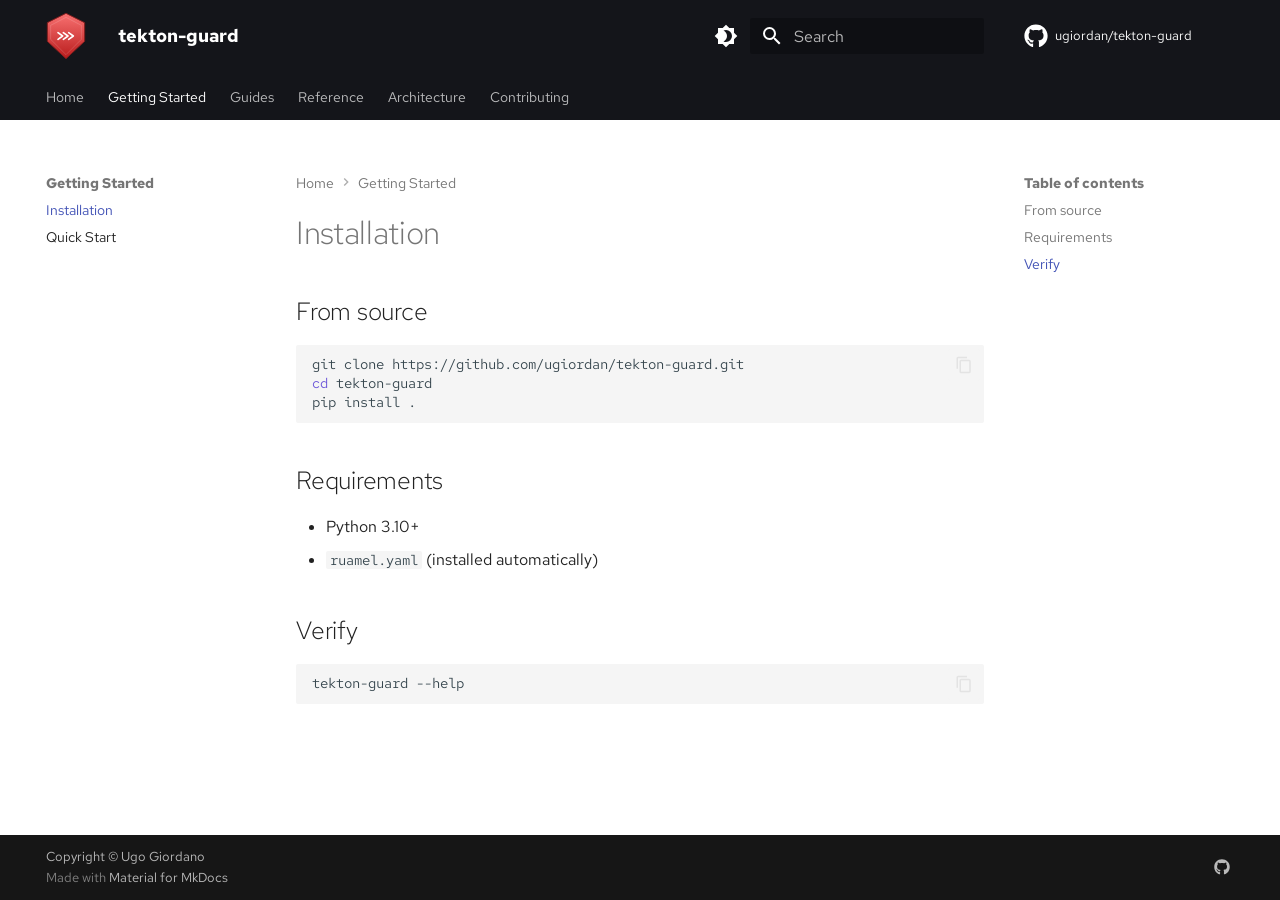
<file: getting-started/installation/index.html>
<!DOCTYPE html><html lang="en" class="no-js"><head>
    
      <meta charset="utf-8">
      <meta name="viewport" content="width=device-width,initial-scale=1">
      
      
      
        <link rel="canonical" href="https://ugiordan.github.io/tekton-guard/getting-started/installation/">
      
      
        <link rel="prev" href="../..">
      
      
        <link rel="next" href="../quickstart/">
      
      
        
      
      
      <link rel="icon" href="../../assets/images/favicon.png">
      <meta name="generator" content="mkdocs-1.6.1, mkdocs-material-9.7.7">
    
    
      
        <title>Installation - tekton-guard</title>
      
    
    
      <link rel="stylesheet" href="../../assets/stylesheets/main.ec1eaa64.min.css">
      
        
        <link rel="stylesheet" href="../../assets/stylesheets/palette.ab4e12ef.min.css">
      
      


    
    
      
    
    
      
        
        
        <link rel="preconnect" href="https://fonts.gstatic.com" crossorigin="">
        <link rel="stylesheet" href="https://fonts.googleapis.com/css?family=Red+Hat+Text:300,300i,400,400i,700,700i%7CRed+Hat+Mono:400,400i,700,700i&amp;display=fallback">
        <style>:root{--md-text-font:"Red Hat Text";--md-code-font:"Red Hat Mono"}</style>
      
    
    
      <link rel="stylesheet" href="../../assets/css/extra.css">
    
    <script>__md_scope=new URL("../..",location),__md_hash=e=>[...e].reduce(((e,_)=>(e<<5)-e+_.charCodeAt(0)),0),__md_get=(e,_=localStorage,t=__md_scope)=>JSON.parse(_.getItem(t.pathname+"."+e)),__md_set=(e,_,t=localStorage,a=__md_scope)=>{try{t.setItem(a.pathname+"."+e,JSON.stringify(_))}catch(e){}}</script>
    
      

    
    
  <link href="../../assets/stylesheets/glightbox.min.css" rel="stylesheet"><script src="../../assets/javascripts/glightbox.min.js"></script><style id="glightbox-style">
            html.glightbox-open { overflow: initial; height: 100%; }
            .gslide-title { margin-top: 0px; user-select: text; }
            .gslide-desc { color: #666; user-select: text; }
            .gslide-image img { background: white; }
            .gscrollbar-fixer { padding-right: 15px; }
            .gdesc-inner { font-size: 0.75rem; }
            body[data-md-color-scheme="slate"] .gdesc-inner { background: var(--md-default-bg-color); }
            body[data-md-color-scheme="slate"] .gslide-title { color: var(--md-default-fg-color); }
            body[data-md-color-scheme="slate"] .gslide-desc { color: var(--md-default-fg-color); }
        </style></head>
  
  
    
    
      
    
    
    
    
    <body dir="ltr" data-md-color-scheme="default" data-md-color-primary="black" data-md-color-accent="indigo">
  
    
    <input class="md-toggle" data-md-toggle="drawer" type="checkbox" id="__drawer" autocomplete="off">
    <input class="md-toggle" data-md-toggle="search" type="checkbox" id="__search" autocomplete="off">
    <label class="md-overlay" for="__drawer"></label>
    <div data-md-component="skip">
      
        
        <a href="#installation" class="md-skip">
          Skip to content
        </a>
      
    </div>
    <div data-md-component="announce">
      
    </div>
    
    
      

<header class="md-header" data-md-component="header">
  <nav class="md-header__inner md-grid" aria-label="Header">
    <a href="../.." title="tekton-guard" class="md-header__button md-logo" aria-label="tekton-guard" data-md-component="logo">
      
  <img src="../../images/logo.svg" alt="logo">

    </a>
    <label class="md-header__button md-icon" for="__drawer">
      
      <svg xmlns="http://www.w3.org/2000/svg" viewBox="0 0 24 24"><path d="M3 6h18v2H3zm0 5h18v2H3zm0 5h18v2H3z"></path></svg>
    </label>
    <div class="md-header__title" data-md-component="header-title">
      <div class="md-header__ellipsis">
        <div class="md-header__topic">
          <span class="md-ellipsis">
            tekton-guard
          </span>
        </div>
        <div class="md-header__topic" data-md-component="header-topic">
          <span class="md-ellipsis">
            
              Installation
            
          </span>
        </div>
      </div>
    </div>
    
      
        <form class="md-header__option" data-md-component="palette">
  
    
    
    
    <input class="md-option" data-md-color-media="" data-md-color-scheme="default" data-md-color-primary="black" data-md-color-accent="indigo" aria-label="Switch to dark mode" type="radio" name="__palette" id="__palette_0">
    
      <label class="md-header__button md-icon" title="Switch to dark mode" for="__palette_1" hidden="">
        <svg xmlns="http://www.w3.org/2000/svg" viewBox="0 0 24 24"><path d="M12 18c-.89 0-1.74-.2-2.5-.55C11.56 16.5 13 14.42 13 12s-1.44-4.5-3.5-5.45C10.26 6.2 11.11 6 12 6a6 6 0 0 1 6 6 6 6 0 0 1-6 6m8-9.31V4h-4.69L12 .69 8.69 4H4v4.69L.69 12 4 15.31V20h4.69L12 23.31 15.31 20H20v-4.69L23.31 12z"></path></svg>
      </label>
    
  
    
    
    
    <input class="md-option" data-md-color-media="" data-md-color-scheme="slate" data-md-color-primary="black" data-md-color-accent="indigo" aria-label="Switch to light mode" type="radio" name="__palette" id="__palette_1">
    
      <label class="md-header__button md-icon" title="Switch to light mode" for="__palette_0" hidden="">
        <svg xmlns="http://www.w3.org/2000/svg" viewBox="0 0 24 24"><path d="M12 8a4 4 0 0 0-4 4 4 4 0 0 0 4 4 4 4 0 0 0 4-4 4 4 0 0 0-4-4m0 10a6 6 0 0 1-6-6 6 6 0 0 1 6-6 6 6 0 0 1 6 6 6 6 0 0 1-6 6m8-9.31V4h-4.69L12 .69 8.69 4H4v4.69L.69 12 4 15.31V20h4.69L12 23.31 15.31 20H20v-4.69L23.31 12z"></path></svg>
      </label>
    
  
</form>
      
    
    
      <script>var palette=__md_get("__palette");if(palette&&palette.color){if("(prefers-color-scheme)"===palette.color.media){var media=matchMedia("(prefers-color-scheme: light)"),input=document.querySelector(media.matches?"[data-md-color-media='(prefers-color-scheme: light)']":"[data-md-color-media='(prefers-color-scheme: dark)']");palette.color.media=input.getAttribute("data-md-color-media"),palette.color.scheme=input.getAttribute("data-md-color-scheme"),palette.color.primary=input.getAttribute("data-md-color-primary"),palette.color.accent=input.getAttribute("data-md-color-accent")}for(var[key,value]of Object.entries(palette.color))document.body.setAttribute("data-md-color-"+key,value)}</script>
    
    
    
      
      
        <label class="md-header__button md-icon" for="__search">
          
          <svg xmlns="http://www.w3.org/2000/svg" viewBox="0 0 24 24"><path d="M9.5 3A6.5 6.5 0 0 1 16 9.5c0 1.61-.59 3.09-1.56 4.23l.27.27h.79l5 5-1.5 1.5-5-5v-.79l-.27-.27A6.52 6.52 0 0 1 9.5 16 6.5 6.5 0 0 1 3 9.5 6.5 6.5 0 0 1 9.5 3m0 2C7 5 5 7 5 9.5S7 14 9.5 14 14 12 14 9.5 12 5 9.5 5"></path></svg>
        </label>
        <div class="md-search" data-md-component="search" role="dialog">
  <label class="md-search__overlay" for="__search"></label>
  <div class="md-search__inner" role="search">
    <form class="md-search__form" name="search">
      <input type="text" class="md-search__input" name="query" aria-label="Search" placeholder="Search" autocapitalize="off" autocorrect="off" autocomplete="off" spellcheck="false" data-md-component="search-query" required="">
      <label class="md-search__icon md-icon" for="__search">
        
        <svg xmlns="http://www.w3.org/2000/svg" viewBox="0 0 24 24"><path d="M9.5 3A6.5 6.5 0 0 1 16 9.5c0 1.61-.59 3.09-1.56 4.23l.27.27h.79l5 5-1.5 1.5-5-5v-.79l-.27-.27A6.52 6.52 0 0 1 9.5 16 6.5 6.5 0 0 1 3 9.5 6.5 6.5 0 0 1 9.5 3m0 2C7 5 5 7 5 9.5S7 14 9.5 14 14 12 14 9.5 12 5 9.5 5"></path></svg>
        
        <svg xmlns="http://www.w3.org/2000/svg" viewBox="0 0 24 24"><path d="M20 11v2H8l5.5 5.5-1.42 1.42L4.16 12l7.92-7.92L13.5 5.5 8 11z"></path></svg>
      </label>
      <nav class="md-search__options" aria-label="Search">
        
          <a href="javascript:void(0)" class="md-search__icon md-icon" title="Share" aria-label="Share" data-clipboard="" data-clipboard-text="" data-md-component="search-share" tabindex="-1">
            
            <svg xmlns="http://www.w3.org/2000/svg" viewBox="0 0 24 24"><path d="M18 16.08c-.76 0-1.44.3-1.96.77L8.91 12.7c.05-.23.09-.46.09-.7s-.04-.47-.09-.7l7.05-4.11c.54.5 1.25.81 2.04.81a3 3 0 0 0 3-3 3 3 0 0 0-3-3 3 3 0 0 0-3 3c0 .24.04.47.09.7L8.04 9.81C7.5 9.31 6.79 9 6 9a3 3 0 0 0-3 3 3 3 0 0 0 3 3c.79 0 1.5-.31 2.04-.81l7.12 4.15c-.05.21-.08.43-.08.66 0 1.61 1.31 2.91 2.92 2.91s2.92-1.3 2.92-2.91A2.92 2.92 0 0 0 18 16.08"></path></svg>
          </a>
        
        <button type="reset" class="md-search__icon md-icon" title="Clear" aria-label="Clear" tabindex="-1">
          
          <svg xmlns="http://www.w3.org/2000/svg" viewBox="0 0 24 24"><path d="M19 6.41 17.59 5 12 10.59 6.41 5 5 6.41 10.59 12 5 17.59 6.41 19 12 13.41 17.59 19 19 17.59 13.41 12z"></path></svg>
        </button>
      </nav>
      
        <div class="md-search__suggest" data-md-component="search-suggest"></div>
      
    </form>
    <div class="md-search__output">
      <div class="md-search__scrollwrap" tabindex="0" data-md-scrollfix="">
        <div class="md-search-result" data-md-component="search-result">
          <div class="md-search-result__meta">
            Initializing search
          </div>
          <ol class="md-search-result__list" role="presentation"></ol>
        </div>
      </div>
    </div>
  </div>
</div>
      
    
    
      <div class="md-header__source">
        <a href="https://github.com/ugiordan/tekton-guard" title="Go to repository" class="md-source" data-md-component="source">
  <div class="md-source__icon md-icon">
    
    <svg xmlns="http://www.w3.org/2000/svg" viewBox="0 0 512 512"><!--! Font Awesome Free 7.1.0 by @fontawesome - https://fontawesome.com License - https://fontawesome.com/license/free (Icons: CC BY 4.0, Fonts: SIL OFL 1.1, Code: MIT License) Copyright 2025 Fonticons, Inc.--><path d="M173.9 397.4c0 2-2.3 3.6-5.2 3.6-3.3.3-5.6-1.3-5.6-3.6 0-2 2.3-3.6 5.2-3.6 3-.3 5.6 1.3 5.6 3.6m-31.1-4.5c-.7 2 1.3 4.3 4.3 4.9 2.6 1 5.6 0 6.2-2s-1.3-4.3-4.3-5.2c-2.6-.7-5.5.3-6.2 2.3m44.2-1.7c-2.9.7-4.9 2.6-4.6 4.9.3 2 2.9 3.3 5.9 2.6 2.9-.7 4.9-2.6 4.6-4.6-.3-1.9-3-3.2-5.9-2.9M252.8 8C114.1 8 8 113.3 8 252c0 110.9 69.8 205.8 169.5 239.2 12.8 2.3 17.3-5.6 17.3-12.1 0-6.2-.3-40.4-.3-61.4 0 0-70 15-84.7-29.8 0 0-11.4-29.1-27.8-36.6 0 0-22.9-15.7 1.6-15.4 0 0 24.9 2 38.6 25.8 21.9 38.6 58.6 27.5 72.9 20.9 2.3-16 8.8-27.1 16-33.7-55.9-6.2-112.3-14.3-112.3-110.5 0-27.5 7.6-41.3 23.6-58.9-2.6-6.5-11.1-33.3 2.6-67.9 20.9-6.5 69 27 69 27 20-5.6 41.5-8.5 62.8-8.5s42.8 2.9 62.8 8.5c0 0 48.1-33.6 69-27 13.7 34.7 5.2 61.4 2.6 67.9 16 17.7 25.8 31.5 25.8 58.9 0 96.5-58.9 104.2-114.8 110.5 9.2 7.9 17 22.9 17 46.4 0 33.7-.3 75.4-.3 83.6 0 6.5 4.6 14.4 17.3 12.1C436.2 457.8 504 362.9 504 252 504 113.3 391.5 8 252.8 8M105.2 352.9c-1.3 1-1 3.3.7 5.2 1.6 1.6 3.9 2.3 5.2 1 1.3-1 1-3.3-.7-5.2-1.6-1.6-3.9-2.3-5.2-1m-10.8-8.1c-.7 1.3.3 2.9 2.3 3.9 1.6 1 3.6.7 4.3-.7.7-1.3-.3-2.9-2.3-3.9-2-.6-3.6-.3-4.3.7m32.4 35.6c-1.6 1.3-1 4.3 1.3 6.2 2.3 2.3 5.2 2.6 6.5 1 1.3-1.3.7-4.3-1.3-6.2-2.2-2.3-5.2-2.6-6.5-1m-11.4-14.7c-1.6 1-1.6 3.6 0 5.9s4.3 3.3 5.6 2.3c1.6-1.3 1.6-3.9 0-6.2-1.4-2.3-4-3.3-5.6-2"></path></svg>
  </div>
  <div class="md-source__repository">
    ugiordan/tekton-guard
  </div>
</a>
      </div>
    
  </nav>
  
</header>
    
    <div class="md-container" data-md-component="container">
      
      
        
          
            
<nav class="md-tabs" aria-label="Tabs" data-md-component="tabs">
  <div class="md-grid">
    <ul class="md-tabs__list">
      
        
  
  
  
  
    <li class="md-tabs__item">
      <a href="../.." class="md-tabs__link">
        
  
  
    
  
  Home

      </a>
    </li>
  

      
        
  
  
  
    
  
  
    
    
      <li class="md-tabs__item md-tabs__item--active">
        <a href="./" class="md-tabs__link">
          
  
  
    
  
  Getting Started

        </a>
      </li>
    
  

      
        
  
  
  
  
    
    
      <li class="md-tabs__item">
        <a href="../../guides/ci-integration/" class="md-tabs__link">
          
  
  
    
  
  Guides

        </a>
      </li>
    
  

      
        
  
  
  
  
    
    
      <li class="md-tabs__item">
        <a href="../../reference/cli/" class="md-tabs__link">
          
  
  
    
  
  Reference

        </a>
      </li>
    
  

      
        
  
  
  
  
    
    
      <li class="md-tabs__item">
        <a href="../../architecture/overview/" class="md-tabs__link">
          
  
  
    
  
  Architecture

        </a>
      </li>
    
  

      
        
  
  
  
  
    
    
      <li class="md-tabs__item">
        <a href="../../contributing/setup/" class="md-tabs__link">
          
  
  
    
  
  Contributing

        </a>
      </li>
    
  

      
    </ul>
  </div>
</nav>
          
        
      
      <main class="md-main" data-md-component="main">
        <div class="md-main__inner md-grid">
          
            
              
              <div class="md-sidebar md-sidebar--primary" data-md-component="sidebar" data-md-type="navigation">
                <div class="md-sidebar__scrollwrap">
                  <div class="md-sidebar__inner">
                    


  


<nav class="md-nav md-nav--primary md-nav--lifted" aria-label="Navigation" data-md-level="0">
  <label class="md-nav__title" for="__drawer">
    <a href="../.." title="tekton-guard" class="md-nav__button md-logo" aria-label="tekton-guard" data-md-component="logo">
      
  <img src="../../images/logo.svg" alt="logo">

    </a>
    tekton-guard
  </label>
  
    <div class="md-nav__source">
      <a href="https://github.com/ugiordan/tekton-guard" title="Go to repository" class="md-source" data-md-component="source">
  <div class="md-source__icon md-icon">
    
    <svg xmlns="http://www.w3.org/2000/svg" viewBox="0 0 512 512"><!--! Font Awesome Free 7.1.0 by @fontawesome - https://fontawesome.com License - https://fontawesome.com/license/free (Icons: CC BY 4.0, Fonts: SIL OFL 1.1, Code: MIT License) Copyright 2025 Fonticons, Inc.--><path d="M173.9 397.4c0 2-2.3 3.6-5.2 3.6-3.3.3-5.6-1.3-5.6-3.6 0-2 2.3-3.6 5.2-3.6 3-.3 5.6 1.3 5.6 3.6m-31.1-4.5c-.7 2 1.3 4.3 4.3 4.9 2.6 1 5.6 0 6.2-2s-1.3-4.3-4.3-5.2c-2.6-.7-5.5.3-6.2 2.3m44.2-1.7c-2.9.7-4.9 2.6-4.6 4.9.3 2 2.9 3.3 5.9 2.6 2.9-.7 4.9-2.6 4.6-4.6-.3-1.9-3-3.2-5.9-2.9M252.8 8C114.1 8 8 113.3 8 252c0 110.9 69.8 205.8 169.5 239.2 12.8 2.3 17.3-5.6 17.3-12.1 0-6.2-.3-40.4-.3-61.4 0 0-70 15-84.7-29.8 0 0-11.4-29.1-27.8-36.6 0 0-22.9-15.7 1.6-15.4 0 0 24.9 2 38.6 25.8 21.9 38.6 58.6 27.5 72.9 20.9 2.3-16 8.8-27.1 16-33.7-55.9-6.2-112.3-14.3-112.3-110.5 0-27.5 7.6-41.3 23.6-58.9-2.6-6.5-11.1-33.3 2.6-67.9 20.9-6.5 69 27 69 27 20-5.6 41.5-8.5 62.8-8.5s42.8 2.9 62.8 8.5c0 0 48.1-33.6 69-27 13.7 34.7 5.2 61.4 2.6 67.9 16 17.7 25.8 31.5 25.8 58.9 0 96.5-58.9 104.2-114.8 110.5 9.2 7.9 17 22.9 17 46.4 0 33.7-.3 75.4-.3 83.6 0 6.5 4.6 14.4 17.3 12.1C436.2 457.8 504 362.9 504 252 504 113.3 391.5 8 252.8 8M105.2 352.9c-1.3 1-1 3.3.7 5.2 1.6 1.6 3.9 2.3 5.2 1 1.3-1 1-3.3-.7-5.2-1.6-1.6-3.9-2.3-5.2-1m-10.8-8.1c-.7 1.3.3 2.9 2.3 3.9 1.6 1 3.6.7 4.3-.7.7-1.3-.3-2.9-2.3-3.9-2-.6-3.6-.3-4.3.7m32.4 35.6c-1.6 1.3-1 4.3 1.3 6.2 2.3 2.3 5.2 2.6 6.5 1 1.3-1.3.7-4.3-1.3-6.2-2.2-2.3-5.2-2.6-6.5-1m-11.4-14.7c-1.6 1-1.6 3.6 0 5.9s4.3 3.3 5.6 2.3c1.6-1.3 1.6-3.9 0-6.2-1.4-2.3-4-3.3-5.6-2"></path></svg>
  </div>
  <div class="md-source__repository">
    ugiordan/tekton-guard
  </div>
</a>
    </div>
  
  <ul class="md-nav__list" data-md-scrollfix="">
    
      
      
  
  
  
  
    <li class="md-nav__item">
      <a href="../.." class="md-nav__link">
        
  
  
  <span class="md-ellipsis">
    
  
    Home
  

    
  </span>
  
  

      </a>
    </li>
  

    
      
      
  
  
    
  
  
  
    
    
      
        
      
        
      
    
    
    
      
        
        
      
      
        
      
    
    
    <li class="md-nav__item md-nav__item--active md-nav__item--section md-nav__item--nested">
      
        
        
        <input class="md-nav__toggle md-toggle " type="checkbox" id="__nav_2" checked="">
        
          
          <label class="md-nav__link" for="__nav_2" id="__nav_2_label" tabindex="">
            
  
  
  <span class="md-ellipsis">
    
  
    Getting Started
  

    
  </span>
  
  

            <span class="md-nav__icon md-icon"></span>
          </label>
        
        <nav class="md-nav" data-md-level="1" aria-labelledby="__nav_2_label" aria-expanded="true">
          <label class="md-nav__title" for="__nav_2">
            <span class="md-nav__icon md-icon"></span>
            
  
    Getting Started
  

          </label>
          <ul class="md-nav__list" data-md-scrollfix="">
            
              
                
  
  
    
  
  
  
    <li class="md-nav__item md-nav__item--active">
      
      <input class="md-nav__toggle md-toggle" type="checkbox" id="__toc">
      
      
        
      
      
        <label class="md-nav__link md-nav__link--active" for="__toc">
          
  
  
  <span class="md-ellipsis">
    
  
    Installation
  

    
  </span>
  
  

          <span class="md-nav__icon md-icon"></span>
        </label>
      
      <a href="./" class="md-nav__link md-nav__link--active">
        
  
  
  <span class="md-ellipsis">
    
  
    Installation
  

    
  </span>
  
  

      </a>
      
        

<nav class="md-nav md-nav--secondary" aria-label="Table of contents">
  
  
  
    
  
  
    <label class="md-nav__title" for="__toc">
      <span class="md-nav__icon md-icon"></span>
      Table of contents
    </label>
    <ul class="md-nav__list" data-md-component="toc" data-md-scrollfix="">
      
        <li class="md-nav__item">
  <a href="#from-source" class="md-nav__link">
    <span class="md-ellipsis">
      
        From source
      
    </span>
  </a>
  
</li>
      
        <li class="md-nav__item">
  <a href="#requirements" class="md-nav__link">
    <span class="md-ellipsis">
      
        Requirements
      
    </span>
  </a>
  
</li>
      
        <li class="md-nav__item">
  <a href="#verify" class="md-nav__link">
    <span class="md-ellipsis">
      
        Verify
      
    </span>
  </a>
  
</li>
      
    </ul>
  
</nav>
      
    </li>
  

              
            
              
                
  
  
  
  
    <li class="md-nav__item">
      <a href="../quickstart/" class="md-nav__link">
        
  
  
  <span class="md-ellipsis">
    
  
    Quick Start
  

    
  </span>
  
  

      </a>
    </li>
  

              
            
          </ul>
        </nav>
      
    </li>
  

    
      
      
  
  
  
  
    
    
      
        
      
        
      
        
      
        
      
        
      
    
    
    
      
      
        
      
    
    
    <li class="md-nav__item md-nav__item--nested">
      
        
        
        <input class="md-nav__toggle md-toggle " type="checkbox" id="__nav_3">
        
          
          <label class="md-nav__link" for="__nav_3" id="__nav_3_label" tabindex="0">
            
  
  
  <span class="md-ellipsis">
    
  
    Guides
  

    
  </span>
  
  

            <span class="md-nav__icon md-icon"></span>
          </label>
        
        <nav class="md-nav" data-md-level="1" aria-labelledby="__nav_3_label" aria-expanded="false">
          <label class="md-nav__title" for="__nav_3">
            <span class="md-nav__icon md-icon"></span>
            
  
    Guides
  

          </label>
          <ul class="md-nav__list" data-md-scrollfix="">
            
              
                
  
  
  
  
    <li class="md-nav__item">
      <a href="../../guides/ci-integration/" class="md-nav__link">
        
  
  
  <span class="md-ellipsis">
    
  
    CI Integration
  

    
  </span>
  
  

      </a>
    </li>
  

              
            
              
                
  
  
  
  
    <li class="md-nav__item">
      <a href="../../guides/findings/" class="md-nav__link">
        
  
  
  <span class="md-ellipsis">
    
  
    Understanding Findings
  

    
  </span>
  
  

      </a>
    </li>
  

              
            
              
                
  
  
  
  
    <li class="md-nav__item">
      <a href="../../guides/configuration/" class="md-nav__link">
        
  
  
  <span class="md-ellipsis">
    
  
    Configuration
  

    
  </span>
  
  

      </a>
    </li>
  

              
            
              
                
  
  
  
  
    <li class="md-nav__item">
      <a href="../../guides/false-positives/" class="md-nav__link">
        
  
  
  <span class="md-ellipsis">
    
  
    False Positive Tuning
  

    
  </span>
  
  

      </a>
    </li>
  

              
            
              
                
  
  
  
  
    <li class="md-nav__item">
      <a href="../../guides/cross-repo/" class="md-nav__link">
        
  
  
  <span class="md-ellipsis">
    
  
    Cross-Repo Resolution
  

    
  </span>
  
  

      </a>
    </li>
  

              
            
          </ul>
        </nav>
      
    </li>
  

    
      
      
  
  
  
  
    
    
      
        
      
        
      
        
      
    
    
    
      
      
        
      
    
    
    <li class="md-nav__item md-nav__item--nested">
      
        
        
        <input class="md-nav__toggle md-toggle " type="checkbox" id="__nav_4">
        
          
          <label class="md-nav__link" for="__nav_4" id="__nav_4_label" tabindex="0">
            
  
  
  <span class="md-ellipsis">
    
  
    Reference
  

    
  </span>
  
  

            <span class="md-nav__icon md-icon"></span>
          </label>
        
        <nav class="md-nav" data-md-level="1" aria-labelledby="__nav_4_label" aria-expanded="false">
          <label class="md-nav__title" for="__nav_4">
            <span class="md-nav__icon md-icon"></span>
            
  
    Reference
  

          </label>
          <ul class="md-nav__list" data-md-scrollfix="">
            
              
                
  
  
  
  
    <li class="md-nav__item">
      <a href="../../reference/cli/" class="md-nav__link">
        
  
  
  <span class="md-ellipsis">
    
  
    CLI Commands
  

    
  </span>
  
  

      </a>
    </li>
  

              
            
              
                
  
  
  
  
    <li class="md-nav__item">
      <a href="../../reference/rules/" class="md-nav__link">
        
  
  
  <span class="md-ellipsis">
    
  
    Detection Rules
  

    
  </span>
  
  

      </a>
    </li>
  

              
            
              
                
  
  
  
  
    <li class="md-nav__item">
      <a href="../../reference/output-formats/" class="md-nav__link">
        
  
  
  <span class="md-ellipsis">
    
  
    Output Formats
  

    
  </span>
  
  

      </a>
    </li>
  

              
            
          </ul>
        </nav>
      
    </li>
  

    
      
      
  
  
  
  
    
    
      
        
      
    
    
    
      
      
        
      
    
    
    <li class="md-nav__item md-nav__item--nested">
      
        
        
        <input class="md-nav__toggle md-toggle " type="checkbox" id="__nav_5">
        
          
          <label class="md-nav__link" for="__nav_5" id="__nav_5_label" tabindex="0">
            
  
  
  <span class="md-ellipsis">
    
  
    Architecture
  

    
  </span>
  
  

            <span class="md-nav__icon md-icon"></span>
          </label>
        
        <nav class="md-nav" data-md-level="1" aria-labelledby="__nav_5_label" aria-expanded="false">
          <label class="md-nav__title" for="__nav_5">
            <span class="md-nav__icon md-icon"></span>
            
  
    Architecture
  

          </label>
          <ul class="md-nav__list" data-md-scrollfix="">
            
              
                
  
  
  
  
    <li class="md-nav__item">
      <a href="../../architecture/overview/" class="md-nav__link">
        
  
  
  <span class="md-ellipsis">
    
  
    Design Overview
  

    
  </span>
  
  

      </a>
    </li>
  

              
            
          </ul>
        </nav>
      
    </li>
  

    
      
      
  
  
  
  
    
    
      
        
      
        
      
    
    
    
      
      
        
      
    
    
    <li class="md-nav__item md-nav__item--nested">
      
        
        
        <input class="md-nav__toggle md-toggle " type="checkbox" id="__nav_6">
        
          
          <label class="md-nav__link" for="__nav_6" id="__nav_6_label" tabindex="0">
            
  
  
  <span class="md-ellipsis">
    
  
    Contributing
  

    
  </span>
  
  

            <span class="md-nav__icon md-icon"></span>
          </label>
        
        <nav class="md-nav" data-md-level="1" aria-labelledby="__nav_6_label" aria-expanded="false">
          <label class="md-nav__title" for="__nav_6">
            <span class="md-nav__icon md-icon"></span>
            
  
    Contributing
  

          </label>
          <ul class="md-nav__list" data-md-scrollfix="">
            
              
                
  
  
  
  
    <li class="md-nav__item">
      <a href="../../contributing/setup/" class="md-nav__link">
        
  
  
  <span class="md-ellipsis">
    
  
    Development Setup
  

    
  </span>
  
  

      </a>
    </li>
  

              
            
              
                
  
  
  
  
    <li class="md-nav__item">
      <a href="../../contributing/rules/" class="md-nav__link">
        
  
  
  <span class="md-ellipsis">
    
  
    Adding Rules
  

    
  </span>
  
  

      </a>
    </li>
  

              
            
          </ul>
        </nav>
      
    </li>
  

    
  </ul>
</nav>
                  </div>
                </div>
              </div>
            
            
              
              <div class="md-sidebar md-sidebar--secondary" data-md-component="sidebar" data-md-type="toc">
                <div class="md-sidebar__scrollwrap">
                  <div class="md-sidebar__inner">
                    

<nav class="md-nav md-nav--secondary" aria-label="Table of contents">
  
  
  
    
  
  
    <label class="md-nav__title" for="__toc">
      <span class="md-nav__icon md-icon"></span>
      Table of contents
    </label>
    <ul class="md-nav__list" data-md-component="toc" data-md-scrollfix="">
      
        <li class="md-nav__item">
  <a href="#from-source" class="md-nav__link">
    <span class="md-ellipsis">
      
        From source
      
    </span>
  </a>
  
</li>
      
        <li class="md-nav__item">
  <a href="#requirements" class="md-nav__link">
    <span class="md-ellipsis">
      
        Requirements
      
    </span>
  </a>
  
</li>
      
        <li class="md-nav__item">
  <a href="#verify" class="md-nav__link">
    <span class="md-ellipsis">
      
        Verify
      
    </span>
  </a>
  
</li>
      
    </ul>
  
</nav>
                  </div>
                </div>
              </div>
            
          
          
            <div class="md-content" data-md-component="content">
              
                



  


  <nav class="md-path" aria-label="Navigation">
    <ol class="md-path__list">
      
        
  
  
    <li class="md-path__item">
      <a href="../.." class="md-path__link">
        
  <span class="md-ellipsis">
    Home
  </span>

      </a>
    </li>
  

      
      
        
  
  
    
    
      <li class="md-path__item">
        <a href="./" class="md-path__link">
          
  <span class="md-ellipsis">
    Getting Started
  </span>

        </a>
      </li>
    
  

      
    </ol>
  </nav>

              
              <article class="md-content__inner md-typeset">
                
                  


  
  


<h1 id="installation">Installation<a class="headerlink" href="#installation" title="Permanent link">¶</a></h1>
<h2 id="from-source">From source<a class="headerlink" href="#from-source" title="Permanent link">¶</a></h2>
<div class="highlight"><pre><span></span><code><a id="__codelineno-0-1" name="__codelineno-0-1" href="#__codelineno-0-1"></a>git<span class="w"> </span>clone<span class="w"> </span>https://github.com/ugiordan/tekton-guard.git
<a id="__codelineno-0-2" name="__codelineno-0-2" href="#__codelineno-0-2"></a><span class="nb">cd</span><span class="w"> </span>tekton-guard
<a id="__codelineno-0-3" name="__codelineno-0-3" href="#__codelineno-0-3"></a>pip<span class="w"> </span>install<span class="w"> </span>.
</code></pre></div>
<h2 id="requirements">Requirements<a class="headerlink" href="#requirements" title="Permanent link">¶</a></h2>
<ul>
<li>Python 3.10+</li>
<li><code>ruamel.yaml</code> (installed automatically)</li>
</ul>
<h2 id="verify">Verify<a class="headerlink" href="#verify" title="Permanent link">¶</a></h2>
<div class="highlight"><pre><span></span><code><a id="__codelineno-1-1" name="__codelineno-1-1" href="#__codelineno-1-1"></a>tekton-guard<span class="w"> </span>--help
</code></pre></div>












                
              </article>
            </div>
          
          
  <script>var tabs=__md_get("__tabs");if(Array.isArray(tabs))e:for(var set of document.querySelectorAll(".tabbed-set")){var labels=set.querySelector(".tabbed-labels");for(var tab of tabs)for(var label of labels.getElementsByTagName("label"))if(label.innerText.trim()===tab){var input=document.getElementById(label.htmlFor);input.checked=!0;continue e}}</script>

<script>var target=document.getElementById(location.hash.slice(1));target&&target.name&&(target.checked=target.name.startsWith("__tabbed_"))</script>
        </div>
        
          <button type="button" class="md-top md-icon" data-md-component="top" hidden="">
  
  <svg xmlns="http://www.w3.org/2000/svg" viewBox="0 0 24 24"><path d="M13 20h-2V8l-5.5 5.5-1.42-1.42L12 4.16l7.92 7.92-1.42 1.42L13 8z"></path></svg>
  Back to top
</button>
        
      </main>
      
        <footer class="md-footer">
  
  <div class="md-footer-meta md-typeset">
    <div class="md-footer-meta__inner md-grid">
      <div class="md-copyright">
  
    <div class="md-copyright__highlight">
      Copyright © Ugo Giordano
    </div>
  
  
    Made with
    <a href="https://squidfunk.github.io/mkdocs-material/" target="_blank" rel="noopener">
      Material for MkDocs
    </a>
  
</div>
      
        
<div class="md-social">
  
    
    
    
    
      
      
    
    <a href="https://github.com/ugiordan/tekton-guard" target="_blank" rel="noopener" title="github.com" class="md-social__link">
      <svg xmlns="http://www.w3.org/2000/svg" viewBox="0 0 512 512"><!--! Font Awesome Free 7.1.0 by @fontawesome - https://fontawesome.com License - https://fontawesome.com/license/free (Icons: CC BY 4.0, Fonts: SIL OFL 1.1, Code: MIT License) Copyright 2025 Fonticons, Inc.--><path d="M173.9 397.4c0 2-2.3 3.6-5.2 3.6-3.3.3-5.6-1.3-5.6-3.6 0-2 2.3-3.6 5.2-3.6 3-.3 5.6 1.3 5.6 3.6m-31.1-4.5c-.7 2 1.3 4.3 4.3 4.9 2.6 1 5.6 0 6.2-2s-1.3-4.3-4.3-5.2c-2.6-.7-5.5.3-6.2 2.3m44.2-1.7c-2.9.7-4.9 2.6-4.6 4.9.3 2 2.9 3.3 5.9 2.6 2.9-.7 4.9-2.6 4.6-4.6-.3-1.9-3-3.2-5.9-2.9M252.8 8C114.1 8 8 113.3 8 252c0 110.9 69.8 205.8 169.5 239.2 12.8 2.3 17.3-5.6 17.3-12.1 0-6.2-.3-40.4-.3-61.4 0 0-70 15-84.7-29.8 0 0-11.4-29.1-27.8-36.6 0 0-22.9-15.7 1.6-15.4 0 0 24.9 2 38.6 25.8 21.9 38.6 58.6 27.5 72.9 20.9 2.3-16 8.8-27.1 16-33.7-55.9-6.2-112.3-14.3-112.3-110.5 0-27.5 7.6-41.3 23.6-58.9-2.6-6.5-11.1-33.3 2.6-67.9 20.9-6.5 69 27 69 27 20-5.6 41.5-8.5 62.8-8.5s42.8 2.9 62.8 8.5c0 0 48.1-33.6 69-27 13.7 34.7 5.2 61.4 2.6 67.9 16 17.7 25.8 31.5 25.8 58.9 0 96.5-58.9 104.2-114.8 110.5 9.2 7.9 17 22.9 17 46.4 0 33.7-.3 75.4-.3 83.6 0 6.5 4.6 14.4 17.3 12.1C436.2 457.8 504 362.9 504 252 504 113.3 391.5 8 252.8 8M105.2 352.9c-1.3 1-1 3.3.7 5.2 1.6 1.6 3.9 2.3 5.2 1 1.3-1 1-3.3-.7-5.2-1.6-1.6-3.9-2.3-5.2-1m-10.8-8.1c-.7 1.3.3 2.9 2.3 3.9 1.6 1 3.6.7 4.3-.7.7-1.3-.3-2.9-2.3-3.9-2-.6-3.6-.3-4.3.7m32.4 35.6c-1.6 1.3-1 4.3 1.3 6.2 2.3 2.3 5.2 2.6 6.5 1 1.3-1.3.7-4.3-1.3-6.2-2.2-2.3-5.2-2.6-6.5-1m-11.4-14.7c-1.6 1-1.6 3.6 0 5.9s4.3 3.3 5.6 2.3c1.6-1.3 1.6-3.9 0-6.2-1.4-2.3-4-3.3-5.6-2"></path></svg>
    </a>
  
</div>
      
    </div>
  </div>
</footer>
      
    </div>
    <div class="md-dialog" data-md-component="dialog">
      <div class="md-dialog__inner md-typeset"></div>
    </div>
    
    
    
      
      
      <script id="__config" type="application/json">{"annotate": null, "base": "../..", "features": ["navigation.tabs", "navigation.top", "navigation.indexes", "navigation.instant", "navigation.path", "navigation.sections", "search.suggest", "search.highlight", "search.share", "content.code.copy", "content.code.annotate", "content.tabs.link", "toc.follow"], "search": "../../assets/javascripts/workers/search.2c215733.min.js", "tags": null, "translations": {"clipboard.copied": "Copied to clipboard", "clipboard.copy": "Copy to clipboard", "search.result.more.one": "1 more on this page", "search.result.more.other": "# more on this page", "search.result.none": "No matching documents", "search.result.one": "1 matching document", "search.result.other": "# matching documents", "search.result.placeholder": "Type to start searching", "search.result.term.missing": "Missing", "select.version": "Select version"}, "version": null}</script>
    
    
      <script src="../../assets/javascripts/bundle.d7400e89.min.js"></script>
      
        <script src="../../assets/js/diagram-zoom.js"></script>
      
    
  
<script id="init-glightbox">const lightbox = GLightbox({"touchNavigation": true, "loop": false, "zoomable": true, "draggable": true, "openEffect": "zoom", "closeEffect": "zoom", "slideEffect": "slide"});
document$.subscribe(()=>{ lightbox.reload(); });
</script></body></html>
</file>
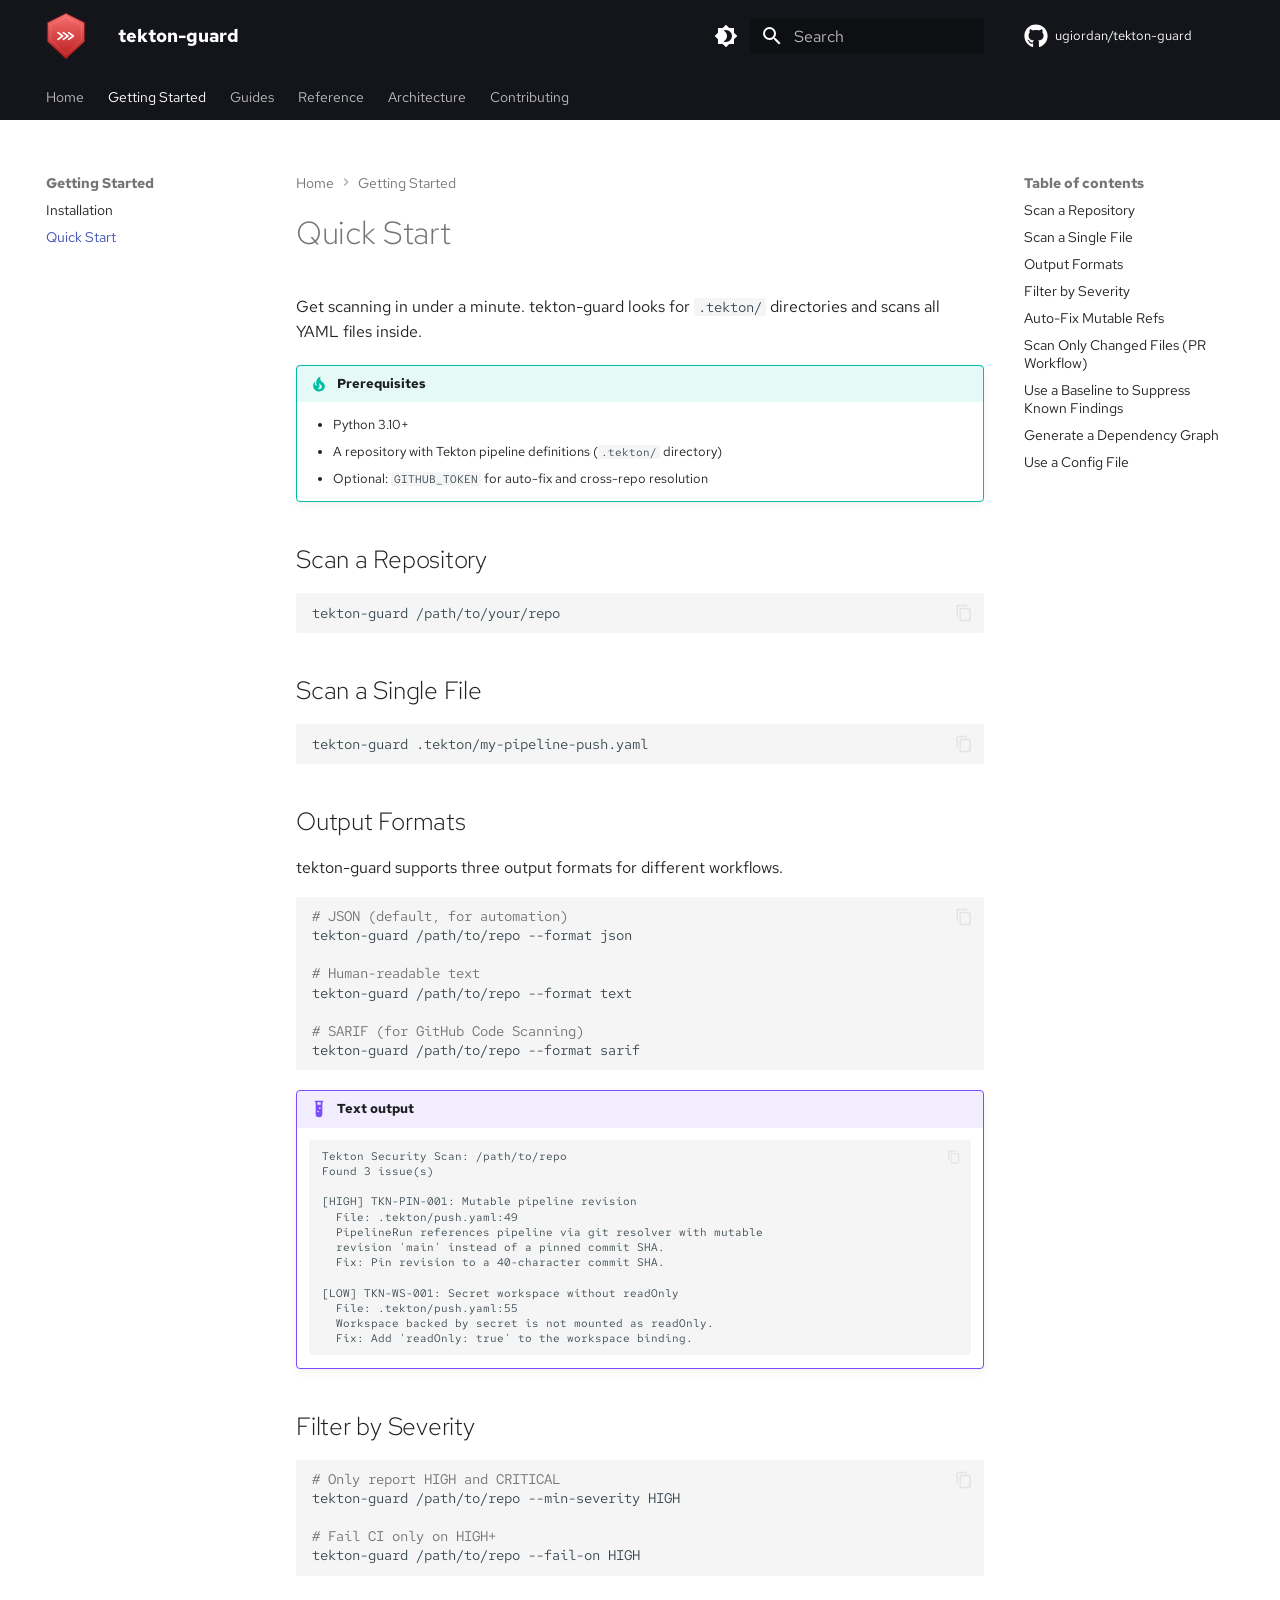
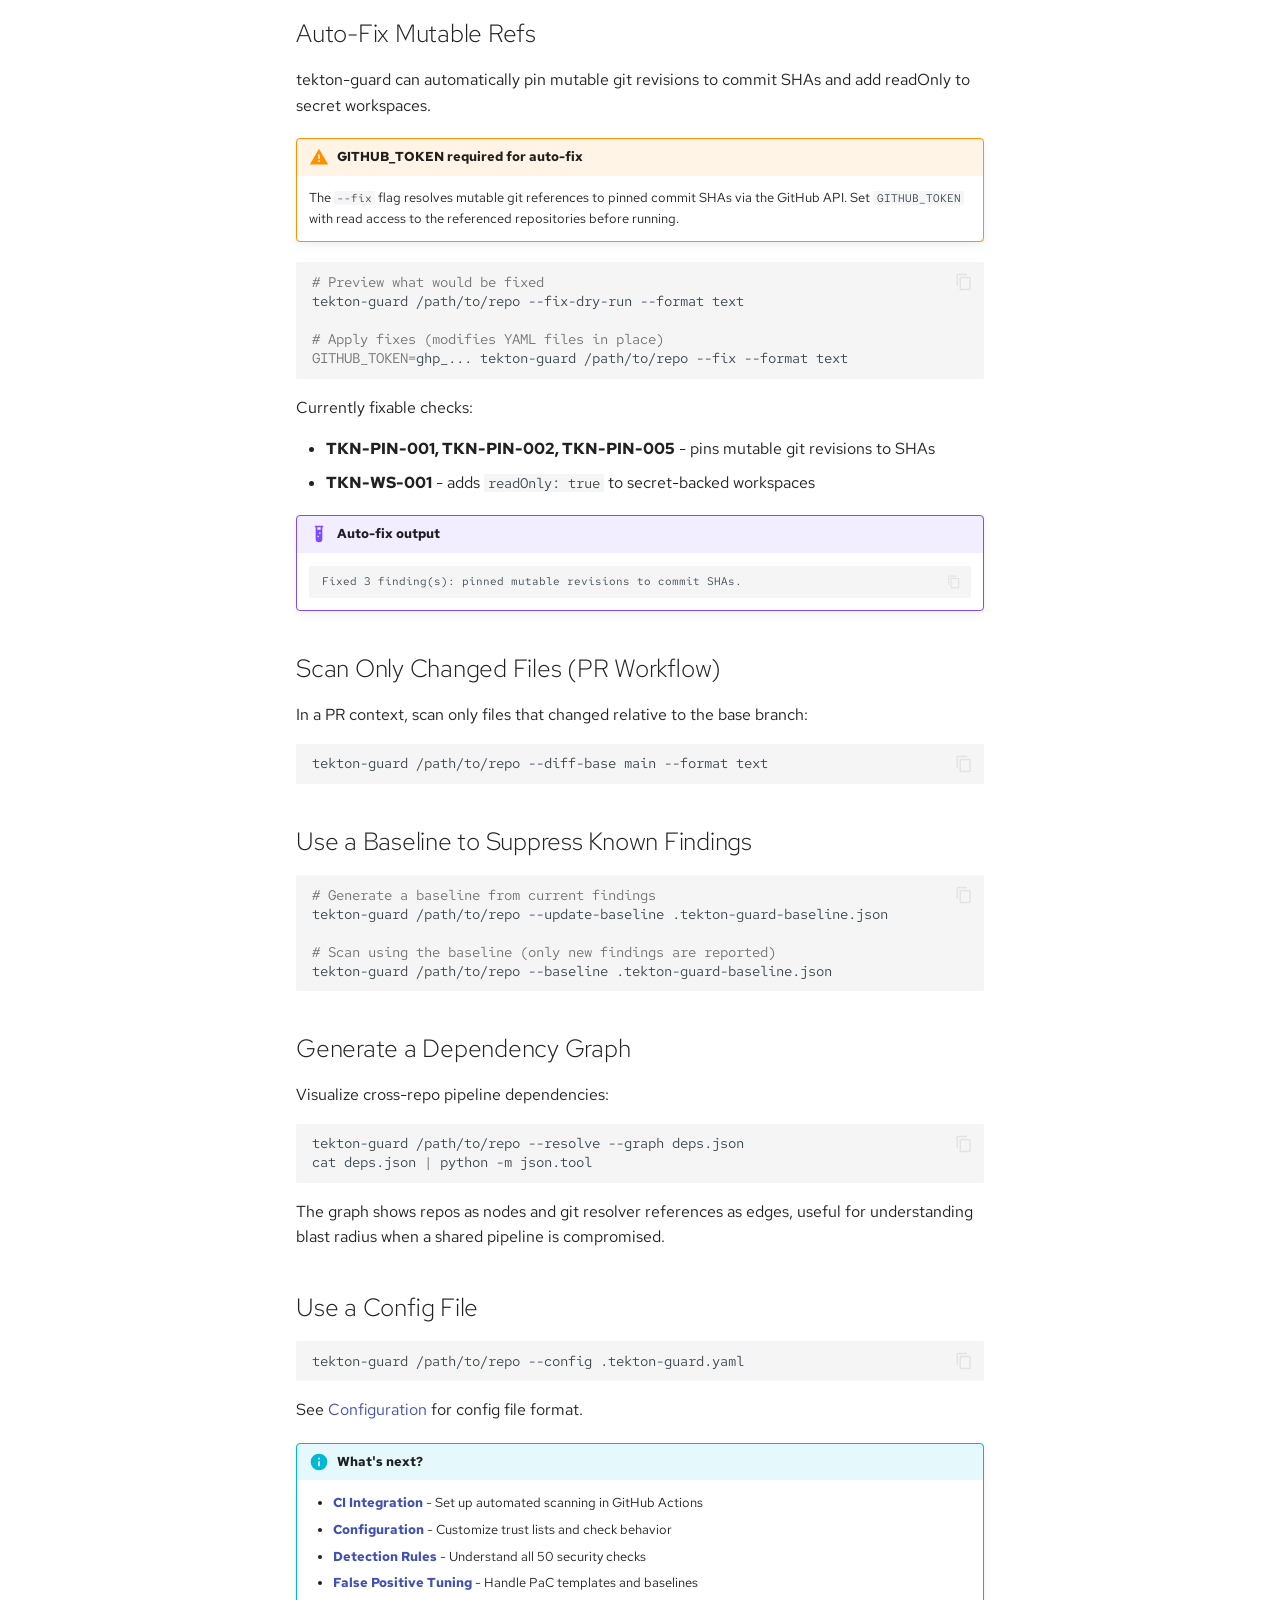
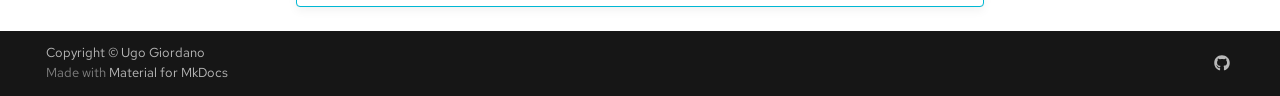
<file: getting-started/quickstart/index.html>
<!DOCTYPE html><html lang="en" class="no-js"><head>
    
      <meta charset="utf-8">
      <meta name="viewport" content="width=device-width,initial-scale=1">
      
      
      
        <link rel="canonical" href="https://ugiordan.github.io/tekton-guard/getting-started/quickstart/">
      
      
        <link rel="prev" href="../installation/">
      
      
        <link rel="next" href="../../guides/ci-integration/">
      
      
        
      
      
      <link rel="icon" href="../../assets/images/favicon.png">
      <meta name="generator" content="mkdocs-1.6.1, mkdocs-material-9.7.7">
    
    
      
        <title>Quick Start - tekton-guard</title>
      
    
    
      <link rel="stylesheet" href="../../assets/stylesheets/main.ec1eaa64.min.css">
      
        
        <link rel="stylesheet" href="../../assets/stylesheets/palette.ab4e12ef.min.css">
      
      


    
    
      
    
    
      
        
        
        <link rel="preconnect" href="https://fonts.gstatic.com" crossorigin="">
        <link rel="stylesheet" href="https://fonts.googleapis.com/css?family=Red+Hat+Text:300,300i,400,400i,700,700i%7CRed+Hat+Mono:400,400i,700,700i&amp;display=fallback">
        <style>:root{--md-text-font:"Red Hat Text";--md-code-font:"Red Hat Mono"}</style>
      
    
    
      <link rel="stylesheet" href="../../assets/css/extra.css">
    
    <script>__md_scope=new URL("../..",location),__md_hash=e=>[...e].reduce(((e,_)=>(e<<5)-e+_.charCodeAt(0)),0),__md_get=(e,_=localStorage,t=__md_scope)=>JSON.parse(_.getItem(t.pathname+"."+e)),__md_set=(e,_,t=localStorage,a=__md_scope)=>{try{t.setItem(a.pathname+"."+e,JSON.stringify(_))}catch(e){}}</script>
    
      

    
    
  <link href="../../assets/stylesheets/glightbox.min.css" rel="stylesheet"><script src="../../assets/javascripts/glightbox.min.js"></script><style id="glightbox-style">
            html.glightbox-open { overflow: initial; height: 100%; }
            .gslide-title { margin-top: 0px; user-select: text; }
            .gslide-desc { color: #666; user-select: text; }
            .gslide-image img { background: white; }
            .gscrollbar-fixer { padding-right: 15px; }
            .gdesc-inner { font-size: 0.75rem; }
            body[data-md-color-scheme="slate"] .gdesc-inner { background: var(--md-default-bg-color); }
            body[data-md-color-scheme="slate"] .gslide-title { color: var(--md-default-fg-color); }
            body[data-md-color-scheme="slate"] .gslide-desc { color: var(--md-default-fg-color); }
        </style></head>
  
  
    
    
      
    
    
    
    
    <body dir="ltr" data-md-color-scheme="default" data-md-color-primary="black" data-md-color-accent="indigo">
  
    
    <input class="md-toggle" data-md-toggle="drawer" type="checkbox" id="__drawer" autocomplete="off">
    <input class="md-toggle" data-md-toggle="search" type="checkbox" id="__search" autocomplete="off">
    <label class="md-overlay" for="__drawer"></label>
    <div data-md-component="skip">
      
        
        <a href="#quick-start" class="md-skip">
          Skip to content
        </a>
      
    </div>
    <div data-md-component="announce">
      
    </div>
    
    
      

<header class="md-header" data-md-component="header">
  <nav class="md-header__inner md-grid" aria-label="Header">
    <a href="../.." title="tekton-guard" class="md-header__button md-logo" aria-label="tekton-guard" data-md-component="logo">
      
  <img src="../../images/logo.svg" alt="logo">

    </a>
    <label class="md-header__button md-icon" for="__drawer">
      
      <svg xmlns="http://www.w3.org/2000/svg" viewBox="0 0 24 24"><path d="M3 6h18v2H3zm0 5h18v2H3zm0 5h18v2H3z"></path></svg>
    </label>
    <div class="md-header__title" data-md-component="header-title">
      <div class="md-header__ellipsis">
        <div class="md-header__topic">
          <span class="md-ellipsis">
            tekton-guard
          </span>
        </div>
        <div class="md-header__topic" data-md-component="header-topic">
          <span class="md-ellipsis">
            
              Quick Start
            
          </span>
        </div>
      </div>
    </div>
    
      
        <form class="md-header__option" data-md-component="palette">
  
    
    
    
    <input class="md-option" data-md-color-media="" data-md-color-scheme="default" data-md-color-primary="black" data-md-color-accent="indigo" aria-label="Switch to dark mode" type="radio" name="__palette" id="__palette_0">
    
      <label class="md-header__button md-icon" title="Switch to dark mode" for="__palette_1" hidden="">
        <svg xmlns="http://www.w3.org/2000/svg" viewBox="0 0 24 24"><path d="M12 18c-.89 0-1.74-.2-2.5-.55C11.56 16.5 13 14.42 13 12s-1.44-4.5-3.5-5.45C10.26 6.2 11.11 6 12 6a6 6 0 0 1 6 6 6 6 0 0 1-6 6m8-9.31V4h-4.69L12 .69 8.69 4H4v4.69L.69 12 4 15.31V20h4.69L12 23.31 15.31 20H20v-4.69L23.31 12z"></path></svg>
      </label>
    
  
    
    
    
    <input class="md-option" data-md-color-media="" data-md-color-scheme="slate" data-md-color-primary="black" data-md-color-accent="indigo" aria-label="Switch to light mode" type="radio" name="__palette" id="__palette_1">
    
      <label class="md-header__button md-icon" title="Switch to light mode" for="__palette_0" hidden="">
        <svg xmlns="http://www.w3.org/2000/svg" viewBox="0 0 24 24"><path d="M12 8a4 4 0 0 0-4 4 4 4 0 0 0 4 4 4 4 0 0 0 4-4 4 4 0 0 0-4-4m0 10a6 6 0 0 1-6-6 6 6 0 0 1 6-6 6 6 0 0 1 6 6 6 6 0 0 1-6 6m8-9.31V4h-4.69L12 .69 8.69 4H4v4.69L.69 12 4 15.31V20h4.69L12 23.31 15.31 20H20v-4.69L23.31 12z"></path></svg>
      </label>
    
  
</form>
      
    
    
      <script>var palette=__md_get("__palette");if(palette&&palette.color){if("(prefers-color-scheme)"===palette.color.media){var media=matchMedia("(prefers-color-scheme: light)"),input=document.querySelector(media.matches?"[data-md-color-media='(prefers-color-scheme: light)']":"[data-md-color-media='(prefers-color-scheme: dark)']");palette.color.media=input.getAttribute("data-md-color-media"),palette.color.scheme=input.getAttribute("data-md-color-scheme"),palette.color.primary=input.getAttribute("data-md-color-primary"),palette.color.accent=input.getAttribute("data-md-color-accent")}for(var[key,value]of Object.entries(palette.color))document.body.setAttribute("data-md-color-"+key,value)}</script>
    
    
    
      
      
        <label class="md-header__button md-icon" for="__search">
          
          <svg xmlns="http://www.w3.org/2000/svg" viewBox="0 0 24 24"><path d="M9.5 3A6.5 6.5 0 0 1 16 9.5c0 1.61-.59 3.09-1.56 4.23l.27.27h.79l5 5-1.5 1.5-5-5v-.79l-.27-.27A6.52 6.52 0 0 1 9.5 16 6.5 6.5 0 0 1 3 9.5 6.5 6.5 0 0 1 9.5 3m0 2C7 5 5 7 5 9.5S7 14 9.5 14 14 12 14 9.5 12 5 9.5 5"></path></svg>
        </label>
        <div class="md-search" data-md-component="search" role="dialog">
  <label class="md-search__overlay" for="__search"></label>
  <div class="md-search__inner" role="search">
    <form class="md-search__form" name="search">
      <input type="text" class="md-search__input" name="query" aria-label="Search" placeholder="Search" autocapitalize="off" autocorrect="off" autocomplete="off" spellcheck="false" data-md-component="search-query" required="">
      <label class="md-search__icon md-icon" for="__search">
        
        <svg xmlns="http://www.w3.org/2000/svg" viewBox="0 0 24 24"><path d="M9.5 3A6.5 6.5 0 0 1 16 9.5c0 1.61-.59 3.09-1.56 4.23l.27.27h.79l5 5-1.5 1.5-5-5v-.79l-.27-.27A6.52 6.52 0 0 1 9.5 16 6.5 6.5 0 0 1 3 9.5 6.5 6.5 0 0 1 9.5 3m0 2C7 5 5 7 5 9.5S7 14 9.5 14 14 12 14 9.5 12 5 9.5 5"></path></svg>
        
        <svg xmlns="http://www.w3.org/2000/svg" viewBox="0 0 24 24"><path d="M20 11v2H8l5.5 5.5-1.42 1.42L4.16 12l7.92-7.92L13.5 5.5 8 11z"></path></svg>
      </label>
      <nav class="md-search__options" aria-label="Search">
        
          <a href="javascript:void(0)" class="md-search__icon md-icon" title="Share" aria-label="Share" data-clipboard="" data-clipboard-text="" data-md-component="search-share" tabindex="-1">
            
            <svg xmlns="http://www.w3.org/2000/svg" viewBox="0 0 24 24"><path d="M18 16.08c-.76 0-1.44.3-1.96.77L8.91 12.7c.05-.23.09-.46.09-.7s-.04-.47-.09-.7l7.05-4.11c.54.5 1.25.81 2.04.81a3 3 0 0 0 3-3 3 3 0 0 0-3-3 3 3 0 0 0-3 3c0 .24.04.47.09.7L8.04 9.81C7.5 9.31 6.79 9 6 9a3 3 0 0 0-3 3 3 3 0 0 0 3 3c.79 0 1.5-.31 2.04-.81l7.12 4.15c-.05.21-.08.43-.08.66 0 1.61 1.31 2.91 2.92 2.91s2.92-1.3 2.92-2.91A2.92 2.92 0 0 0 18 16.08"></path></svg>
          </a>
        
        <button type="reset" class="md-search__icon md-icon" title="Clear" aria-label="Clear" tabindex="-1">
          
          <svg xmlns="http://www.w3.org/2000/svg" viewBox="0 0 24 24"><path d="M19 6.41 17.59 5 12 10.59 6.41 5 5 6.41 10.59 12 5 17.59 6.41 19 12 13.41 17.59 19 19 17.59 13.41 12z"></path></svg>
        </button>
      </nav>
      
        <div class="md-search__suggest" data-md-component="search-suggest"></div>
      
    </form>
    <div class="md-search__output">
      <div class="md-search__scrollwrap" tabindex="0" data-md-scrollfix="">
        <div class="md-search-result" data-md-component="search-result">
          <div class="md-search-result__meta">
            Initializing search
          </div>
          <ol class="md-search-result__list" role="presentation"></ol>
        </div>
      </div>
    </div>
  </div>
</div>
      
    
    
      <div class="md-header__source">
        <a href="https://github.com/ugiordan/tekton-guard" title="Go to repository" class="md-source" data-md-component="source">
  <div class="md-source__icon md-icon">
    
    <svg xmlns="http://www.w3.org/2000/svg" viewBox="0 0 512 512"><!--! Font Awesome Free 7.1.0 by @fontawesome - https://fontawesome.com License - https://fontawesome.com/license/free (Icons: CC BY 4.0, Fonts: SIL OFL 1.1, Code: MIT License) Copyright 2025 Fonticons, Inc.--><path d="M173.9 397.4c0 2-2.3 3.6-5.2 3.6-3.3.3-5.6-1.3-5.6-3.6 0-2 2.3-3.6 5.2-3.6 3-.3 5.6 1.3 5.6 3.6m-31.1-4.5c-.7 2 1.3 4.3 4.3 4.9 2.6 1 5.6 0 6.2-2s-1.3-4.3-4.3-5.2c-2.6-.7-5.5.3-6.2 2.3m44.2-1.7c-2.9.7-4.9 2.6-4.6 4.9.3 2 2.9 3.3 5.9 2.6 2.9-.7 4.9-2.6 4.6-4.6-.3-1.9-3-3.2-5.9-2.9M252.8 8C114.1 8 8 113.3 8 252c0 110.9 69.8 205.8 169.5 239.2 12.8 2.3 17.3-5.6 17.3-12.1 0-6.2-.3-40.4-.3-61.4 0 0-70 15-84.7-29.8 0 0-11.4-29.1-27.8-36.6 0 0-22.9-15.7 1.6-15.4 0 0 24.9 2 38.6 25.8 21.9 38.6 58.6 27.5 72.9 20.9 2.3-16 8.8-27.1 16-33.7-55.9-6.2-112.3-14.3-112.3-110.5 0-27.5 7.6-41.3 23.6-58.9-2.6-6.5-11.1-33.3 2.6-67.9 20.9-6.5 69 27 69 27 20-5.6 41.5-8.5 62.8-8.5s42.8 2.9 62.8 8.5c0 0 48.1-33.6 69-27 13.7 34.7 5.2 61.4 2.6 67.9 16 17.7 25.8 31.5 25.8 58.9 0 96.5-58.9 104.2-114.8 110.5 9.2 7.9 17 22.9 17 46.4 0 33.7-.3 75.4-.3 83.6 0 6.5 4.6 14.4 17.3 12.1C436.2 457.8 504 362.9 504 252 504 113.3 391.5 8 252.8 8M105.2 352.9c-1.3 1-1 3.3.7 5.2 1.6 1.6 3.9 2.3 5.2 1 1.3-1 1-3.3-.7-5.2-1.6-1.6-3.9-2.3-5.2-1m-10.8-8.1c-.7 1.3.3 2.9 2.3 3.9 1.6 1 3.6.7 4.3-.7.7-1.3-.3-2.9-2.3-3.9-2-.6-3.6-.3-4.3.7m32.4 35.6c-1.6 1.3-1 4.3 1.3 6.2 2.3 2.3 5.2 2.6 6.5 1 1.3-1.3.7-4.3-1.3-6.2-2.2-2.3-5.2-2.6-6.5-1m-11.4-14.7c-1.6 1-1.6 3.6 0 5.9s4.3 3.3 5.6 2.3c1.6-1.3 1.6-3.9 0-6.2-1.4-2.3-4-3.3-5.6-2"></path></svg>
  </div>
  <div class="md-source__repository">
    ugiordan/tekton-guard
  </div>
</a>
      </div>
    
  </nav>
  
</header>
    
    <div class="md-container" data-md-component="container">
      
      
        
          
            
<nav class="md-tabs" aria-label="Tabs" data-md-component="tabs">
  <div class="md-grid">
    <ul class="md-tabs__list">
      
        
  
  
  
  
    <li class="md-tabs__item">
      <a href="../.." class="md-tabs__link">
        
  
  
    
  
  Home

      </a>
    </li>
  

      
        
  
  
  
    
  
  
    
    
      <li class="md-tabs__item md-tabs__item--active">
        <a href="../installation/" class="md-tabs__link">
          
  
  
    
  
  Getting Started

        </a>
      </li>
    
  

      
        
  
  
  
  
    
    
      <li class="md-tabs__item">
        <a href="../../guides/ci-integration/" class="md-tabs__link">
          
  
  
    
  
  Guides

        </a>
      </li>
    
  

      
        
  
  
  
  
    
    
      <li class="md-tabs__item">
        <a href="../../reference/cli/" class="md-tabs__link">
          
  
  
    
  
  Reference

        </a>
      </li>
    
  

      
        
  
  
  
  
    
    
      <li class="md-tabs__item">
        <a href="../../architecture/overview/" class="md-tabs__link">
          
  
  
    
  
  Architecture

        </a>
      </li>
    
  

      
        
  
  
  
  
    
    
      <li class="md-tabs__item">
        <a href="../../contributing/setup/" class="md-tabs__link">
          
  
  
    
  
  Contributing

        </a>
      </li>
    
  

      
    </ul>
  </div>
</nav>
          
        
      
      <main class="md-main" data-md-component="main">
        <div class="md-main__inner md-grid">
          
            
              
              <div class="md-sidebar md-sidebar--primary" data-md-component="sidebar" data-md-type="navigation">
                <div class="md-sidebar__scrollwrap">
                  <div class="md-sidebar__inner">
                    


  


<nav class="md-nav md-nav--primary md-nav--lifted" aria-label="Navigation" data-md-level="0">
  <label class="md-nav__title" for="__drawer">
    <a href="../.." title="tekton-guard" class="md-nav__button md-logo" aria-label="tekton-guard" data-md-component="logo">
      
  <img src="../../images/logo.svg" alt="logo">

    </a>
    tekton-guard
  </label>
  
    <div class="md-nav__source">
      <a href="https://github.com/ugiordan/tekton-guard" title="Go to repository" class="md-source" data-md-component="source">
  <div class="md-source__icon md-icon">
    
    <svg xmlns="http://www.w3.org/2000/svg" viewBox="0 0 512 512"><!--! Font Awesome Free 7.1.0 by @fontawesome - https://fontawesome.com License - https://fontawesome.com/license/free (Icons: CC BY 4.0, Fonts: SIL OFL 1.1, Code: MIT License) Copyright 2025 Fonticons, Inc.--><path d="M173.9 397.4c0 2-2.3 3.6-5.2 3.6-3.3.3-5.6-1.3-5.6-3.6 0-2 2.3-3.6 5.2-3.6 3-.3 5.6 1.3 5.6 3.6m-31.1-4.5c-.7 2 1.3 4.3 4.3 4.9 2.6 1 5.6 0 6.2-2s-1.3-4.3-4.3-5.2c-2.6-.7-5.5.3-6.2 2.3m44.2-1.7c-2.9.7-4.9 2.6-4.6 4.9.3 2 2.9 3.3 5.9 2.6 2.9-.7 4.9-2.6 4.6-4.6-.3-1.9-3-3.2-5.9-2.9M252.8 8C114.1 8 8 113.3 8 252c0 110.9 69.8 205.8 169.5 239.2 12.8 2.3 17.3-5.6 17.3-12.1 0-6.2-.3-40.4-.3-61.4 0 0-70 15-84.7-29.8 0 0-11.4-29.1-27.8-36.6 0 0-22.9-15.7 1.6-15.4 0 0 24.9 2 38.6 25.8 21.9 38.6 58.6 27.5 72.9 20.9 2.3-16 8.8-27.1 16-33.7-55.9-6.2-112.3-14.3-112.3-110.5 0-27.5 7.6-41.3 23.6-58.9-2.6-6.5-11.1-33.3 2.6-67.9 20.9-6.5 69 27 69 27 20-5.6 41.5-8.5 62.8-8.5s42.8 2.9 62.8 8.5c0 0 48.1-33.6 69-27 13.7 34.7 5.2 61.4 2.6 67.9 16 17.7 25.8 31.5 25.8 58.9 0 96.5-58.9 104.2-114.8 110.5 9.2 7.9 17 22.9 17 46.4 0 33.7-.3 75.4-.3 83.6 0 6.5 4.6 14.4 17.3 12.1C436.2 457.8 504 362.9 504 252 504 113.3 391.5 8 252.8 8M105.2 352.9c-1.3 1-1 3.3.7 5.2 1.6 1.6 3.9 2.3 5.2 1 1.3-1 1-3.3-.7-5.2-1.6-1.6-3.9-2.3-5.2-1m-10.8-8.1c-.7 1.3.3 2.9 2.3 3.9 1.6 1 3.6.7 4.3-.7.7-1.3-.3-2.9-2.3-3.9-2-.6-3.6-.3-4.3.7m32.4 35.6c-1.6 1.3-1 4.3 1.3 6.2 2.3 2.3 5.2 2.6 6.5 1 1.3-1.3.7-4.3-1.3-6.2-2.2-2.3-5.2-2.6-6.5-1m-11.4-14.7c-1.6 1-1.6 3.6 0 5.9s4.3 3.3 5.6 2.3c1.6-1.3 1.6-3.9 0-6.2-1.4-2.3-4-3.3-5.6-2"></path></svg>
  </div>
  <div class="md-source__repository">
    ugiordan/tekton-guard
  </div>
</a>
    </div>
  
  <ul class="md-nav__list" data-md-scrollfix="">
    
      
      
  
  
  
  
    <li class="md-nav__item">
      <a href="../.." class="md-nav__link">
        
  
  
  <span class="md-ellipsis">
    
  
    Home
  

    
  </span>
  
  

      </a>
    </li>
  

    
      
      
  
  
    
  
  
  
    
    
      
        
      
        
      
    
    
    
      
        
        
      
      
        
      
    
    
    <li class="md-nav__item md-nav__item--active md-nav__item--section md-nav__item--nested">
      
        
        
        <input class="md-nav__toggle md-toggle " type="checkbox" id="__nav_2" checked="">
        
          
          <label class="md-nav__link" for="__nav_2" id="__nav_2_label" tabindex="">
            
  
  
  <span class="md-ellipsis">
    
  
    Getting Started
  

    
  </span>
  
  

            <span class="md-nav__icon md-icon"></span>
          </label>
        
        <nav class="md-nav" data-md-level="1" aria-labelledby="__nav_2_label" aria-expanded="true">
          <label class="md-nav__title" for="__nav_2">
            <span class="md-nav__icon md-icon"></span>
            
  
    Getting Started
  

          </label>
          <ul class="md-nav__list" data-md-scrollfix="">
            
              
                
  
  
  
  
    <li class="md-nav__item">
      <a href="../installation/" class="md-nav__link">
        
  
  
  <span class="md-ellipsis">
    
  
    Installation
  

    
  </span>
  
  

      </a>
    </li>
  

              
            
              
                
  
  
    
  
  
  
    <li class="md-nav__item md-nav__item--active">
      
      <input class="md-nav__toggle md-toggle" type="checkbox" id="__toc">
      
      
        
      
      
        <label class="md-nav__link md-nav__link--active" for="__toc">
          
  
  
  <span class="md-ellipsis">
    
  
    Quick Start
  

    
  </span>
  
  

          <span class="md-nav__icon md-icon"></span>
        </label>
      
      <a href="./" class="md-nav__link md-nav__link--active">
        
  
  
  <span class="md-ellipsis">
    
  
    Quick Start
  

    
  </span>
  
  

      </a>
      
        

<nav class="md-nav md-nav--secondary" aria-label="Table of contents">
  
  
  
    
  
  
    <label class="md-nav__title" for="__toc">
      <span class="md-nav__icon md-icon"></span>
      Table of contents
    </label>
    <ul class="md-nav__list" data-md-component="toc" data-md-scrollfix="">
      
        <li class="md-nav__item">
  <a href="#scan-a-repository" class="md-nav__link">
    <span class="md-ellipsis">
      
        Scan a Repository
      
    </span>
  </a>
  
</li>
      
        <li class="md-nav__item">
  <a href="#scan-a-single-file" class="md-nav__link">
    <span class="md-ellipsis">
      
        Scan a Single File
      
    </span>
  </a>
  
</li>
      
        <li class="md-nav__item">
  <a href="#output-formats" class="md-nav__link">
    <span class="md-ellipsis">
      
        Output Formats
      
    </span>
  </a>
  
</li>
      
        <li class="md-nav__item">
  <a href="#filter-by-severity" class="md-nav__link">
    <span class="md-ellipsis">
      
        Filter by Severity
      
    </span>
  </a>
  
</li>
      
        <li class="md-nav__item">
  <a href="#auto-fix-mutable-refs" class="md-nav__link">
    <span class="md-ellipsis">
      
        Auto-Fix Mutable Refs
      
    </span>
  </a>
  
</li>
      
        <li class="md-nav__item">
  <a href="#scan-only-changed-files-pr-workflow" class="md-nav__link">
    <span class="md-ellipsis">
      
        Scan Only Changed Files (PR Workflow)
      
    </span>
  </a>
  
</li>
      
        <li class="md-nav__item">
  <a href="#use-a-baseline-to-suppress-known-findings" class="md-nav__link">
    <span class="md-ellipsis">
      
        Use a Baseline to Suppress Known Findings
      
    </span>
  </a>
  
</li>
      
        <li class="md-nav__item">
  <a href="#generate-a-dependency-graph" class="md-nav__link">
    <span class="md-ellipsis">
      
        Generate a Dependency Graph
      
    </span>
  </a>
  
</li>
      
        <li class="md-nav__item">
  <a href="#use-a-config-file" class="md-nav__link">
    <span class="md-ellipsis">
      
        Use a Config File
      
    </span>
  </a>
  
</li>
      
    </ul>
  
</nav>
      
    </li>
  

              
            
          </ul>
        </nav>
      
    </li>
  

    
      
      
  
  
  
  
    
    
      
        
      
        
      
        
      
        
      
        
      
    
    
    
      
      
        
      
    
    
    <li class="md-nav__item md-nav__item--nested">
      
        
        
        <input class="md-nav__toggle md-toggle " type="checkbox" id="__nav_3">
        
          
          <label class="md-nav__link" for="__nav_3" id="__nav_3_label" tabindex="0">
            
  
  
  <span class="md-ellipsis">
    
  
    Guides
  

    
  </span>
  
  

            <span class="md-nav__icon md-icon"></span>
          </label>
        
        <nav class="md-nav" data-md-level="1" aria-labelledby="__nav_3_label" aria-expanded="false">
          <label class="md-nav__title" for="__nav_3">
            <span class="md-nav__icon md-icon"></span>
            
  
    Guides
  

          </label>
          <ul class="md-nav__list" data-md-scrollfix="">
            
              
                
  
  
  
  
    <li class="md-nav__item">
      <a href="../../guides/ci-integration/" class="md-nav__link">
        
  
  
  <span class="md-ellipsis">
    
  
    CI Integration
  

    
  </span>
  
  

      </a>
    </li>
  

              
            
              
                
  
  
  
  
    <li class="md-nav__item">
      <a href="../../guides/findings/" class="md-nav__link">
        
  
  
  <span class="md-ellipsis">
    
  
    Understanding Findings
  

    
  </span>
  
  

      </a>
    </li>
  

              
            
              
                
  
  
  
  
    <li class="md-nav__item">
      <a href="../../guides/configuration/" class="md-nav__link">
        
  
  
  <span class="md-ellipsis">
    
  
    Configuration
  

    
  </span>
  
  

      </a>
    </li>
  

              
            
              
                
  
  
  
  
    <li class="md-nav__item">
      <a href="../../guides/false-positives/" class="md-nav__link">
        
  
  
  <span class="md-ellipsis">
    
  
    False Positive Tuning
  

    
  </span>
  
  

      </a>
    </li>
  

              
            
              
                
  
  
  
  
    <li class="md-nav__item">
      <a href="../../guides/cross-repo/" class="md-nav__link">
        
  
  
  <span class="md-ellipsis">
    
  
    Cross-Repo Resolution
  

    
  </span>
  
  

      </a>
    </li>
  

              
            
          </ul>
        </nav>
      
    </li>
  

    
      
      
  
  
  
  
    
    
      
        
      
        
      
        
      
    
    
    
      
      
        
      
    
    
    <li class="md-nav__item md-nav__item--nested">
      
        
        
        <input class="md-nav__toggle md-toggle " type="checkbox" id="__nav_4">
        
          
          <label class="md-nav__link" for="__nav_4" id="__nav_4_label" tabindex="0">
            
  
  
  <span class="md-ellipsis">
    
  
    Reference
  

    
  </span>
  
  

            <span class="md-nav__icon md-icon"></span>
          </label>
        
        <nav class="md-nav" data-md-level="1" aria-labelledby="__nav_4_label" aria-expanded="false">
          <label class="md-nav__title" for="__nav_4">
            <span class="md-nav__icon md-icon"></span>
            
  
    Reference
  

          </label>
          <ul class="md-nav__list" data-md-scrollfix="">
            
              
                
  
  
  
  
    <li class="md-nav__item">
      <a href="../../reference/cli/" class="md-nav__link">
        
  
  
  <span class="md-ellipsis">
    
  
    CLI Commands
  

    
  </span>
  
  

      </a>
    </li>
  

              
            
              
                
  
  
  
  
    <li class="md-nav__item">
      <a href="../../reference/rules/" class="md-nav__link">
        
  
  
  <span class="md-ellipsis">
    
  
    Detection Rules
  

    
  </span>
  
  

      </a>
    </li>
  

              
            
              
                
  
  
  
  
    <li class="md-nav__item">
      <a href="../../reference/output-formats/" class="md-nav__link">
        
  
  
  <span class="md-ellipsis">
    
  
    Output Formats
  

    
  </span>
  
  

      </a>
    </li>
  

              
            
          </ul>
        </nav>
      
    </li>
  

    
      
      
  
  
  
  
    
    
      
        
      
    
    
    
      
      
        
      
    
    
    <li class="md-nav__item md-nav__item--nested">
      
        
        
        <input class="md-nav__toggle md-toggle " type="checkbox" id="__nav_5">
        
          
          <label class="md-nav__link" for="__nav_5" id="__nav_5_label" tabindex="0">
            
  
  
  <span class="md-ellipsis">
    
  
    Architecture
  

    
  </span>
  
  

            <span class="md-nav__icon md-icon"></span>
          </label>
        
        <nav class="md-nav" data-md-level="1" aria-labelledby="__nav_5_label" aria-expanded="false">
          <label class="md-nav__title" for="__nav_5">
            <span class="md-nav__icon md-icon"></span>
            
  
    Architecture
  

          </label>
          <ul class="md-nav__list" data-md-scrollfix="">
            
              
                
  
  
  
  
    <li class="md-nav__item">
      <a href="../../architecture/overview/" class="md-nav__link">
        
  
  
  <span class="md-ellipsis">
    
  
    Design Overview
  

    
  </span>
  
  

      </a>
    </li>
  

              
            
          </ul>
        </nav>
      
    </li>
  

    
      
      
  
  
  
  
    
    
      
        
      
        
      
    
    
    
      
      
        
      
    
    
    <li class="md-nav__item md-nav__item--nested">
      
        
        
        <input class="md-nav__toggle md-toggle " type="checkbox" id="__nav_6">
        
          
          <label class="md-nav__link" for="__nav_6" id="__nav_6_label" tabindex="0">
            
  
  
  <span class="md-ellipsis">
    
  
    Contributing
  

    
  </span>
  
  

            <span class="md-nav__icon md-icon"></span>
          </label>
        
        <nav class="md-nav" data-md-level="1" aria-labelledby="__nav_6_label" aria-expanded="false">
          <label class="md-nav__title" for="__nav_6">
            <span class="md-nav__icon md-icon"></span>
            
  
    Contributing
  

          </label>
          <ul class="md-nav__list" data-md-scrollfix="">
            
              
                
  
  
  
  
    <li class="md-nav__item">
      <a href="../../contributing/setup/" class="md-nav__link">
        
  
  
  <span class="md-ellipsis">
    
  
    Development Setup
  

    
  </span>
  
  

      </a>
    </li>
  

              
            
              
                
  
  
  
  
    <li class="md-nav__item">
      <a href="../../contributing/rules/" class="md-nav__link">
        
  
  
  <span class="md-ellipsis">
    
  
    Adding Rules
  

    
  </span>
  
  

      </a>
    </li>
  

              
            
          </ul>
        </nav>
      
    </li>
  

    
  </ul>
</nav>
                  </div>
                </div>
              </div>
            
            
              
              <div class="md-sidebar md-sidebar--secondary" data-md-component="sidebar" data-md-type="toc">
                <div class="md-sidebar__scrollwrap">
                  <div class="md-sidebar__inner">
                    

<nav class="md-nav md-nav--secondary" aria-label="Table of contents">
  
  
  
    
  
  
    <label class="md-nav__title" for="__toc">
      <span class="md-nav__icon md-icon"></span>
      Table of contents
    </label>
    <ul class="md-nav__list" data-md-component="toc" data-md-scrollfix="">
      
        <li class="md-nav__item">
  <a href="#scan-a-repository" class="md-nav__link">
    <span class="md-ellipsis">
      
        Scan a Repository
      
    </span>
  </a>
  
</li>
      
        <li class="md-nav__item">
  <a href="#scan-a-single-file" class="md-nav__link">
    <span class="md-ellipsis">
      
        Scan a Single File
      
    </span>
  </a>
  
</li>
      
        <li class="md-nav__item">
  <a href="#output-formats" class="md-nav__link">
    <span class="md-ellipsis">
      
        Output Formats
      
    </span>
  </a>
  
</li>
      
        <li class="md-nav__item">
  <a href="#filter-by-severity" class="md-nav__link">
    <span class="md-ellipsis">
      
        Filter by Severity
      
    </span>
  </a>
  
</li>
      
        <li class="md-nav__item">
  <a href="#auto-fix-mutable-refs" class="md-nav__link">
    <span class="md-ellipsis">
      
        Auto-Fix Mutable Refs
      
    </span>
  </a>
  
</li>
      
        <li class="md-nav__item">
  <a href="#scan-only-changed-files-pr-workflow" class="md-nav__link">
    <span class="md-ellipsis">
      
        Scan Only Changed Files (PR Workflow)
      
    </span>
  </a>
  
</li>
      
        <li class="md-nav__item">
  <a href="#use-a-baseline-to-suppress-known-findings" class="md-nav__link">
    <span class="md-ellipsis">
      
        Use a Baseline to Suppress Known Findings
      
    </span>
  </a>
  
</li>
      
        <li class="md-nav__item">
  <a href="#generate-a-dependency-graph" class="md-nav__link">
    <span class="md-ellipsis">
      
        Generate a Dependency Graph
      
    </span>
  </a>
  
</li>
      
        <li class="md-nav__item">
  <a href="#use-a-config-file" class="md-nav__link">
    <span class="md-ellipsis">
      
        Use a Config File
      
    </span>
  </a>
  
</li>
      
    </ul>
  
</nav>
                  </div>
                </div>
              </div>
            
          
          
            <div class="md-content" data-md-component="content">
              
                



  


  <nav class="md-path" aria-label="Navigation">
    <ol class="md-path__list">
      
        
  
  
    <li class="md-path__item">
      <a href="../.." class="md-path__link">
        
  <span class="md-ellipsis">
    Home
  </span>

      </a>
    </li>
  

      
      
        
  
  
    
    
      <li class="md-path__item">
        <a href="../installation/" class="md-path__link">
          
  <span class="md-ellipsis">
    Getting Started
  </span>

        </a>
      </li>
    
  

      
    </ol>
  </nav>

              
              <article class="md-content__inner md-typeset">
                
                  


  
  


<h1 id="quick-start">Quick Start<a class="headerlink" href="#quick-start" title="Permanent link">¶</a></h1>
<p>Get scanning in under a minute. tekton-guard looks for <code>.tekton/</code> directories and scans all YAML files inside.</p>
<div class="admonition tip">
<p class="admonition-title">Prerequisites</p>
<ul>
<li>Python 3.10+</li>
<li>A repository with Tekton pipeline definitions (<code>.tekton/</code> directory)</li>
<li>Optional: <code>GITHUB_TOKEN</code> for auto-fix and cross-repo resolution</li>
</ul>
</div>
<h2 id="scan-a-repository">Scan a Repository<a class="headerlink" href="#scan-a-repository" title="Permanent link">¶</a></h2>
<div class="highlight"><pre><span></span><code><a id="__codelineno-0-1" name="__codelineno-0-1" href="#__codelineno-0-1"></a>tekton-guard<span class="w"> </span>/path/to/your/repo
</code></pre></div>
<h2 id="scan-a-single-file">Scan a Single File<a class="headerlink" href="#scan-a-single-file" title="Permanent link">¶</a></h2>
<div class="highlight"><pre><span></span><code><a id="__codelineno-1-1" name="__codelineno-1-1" href="#__codelineno-1-1"></a>tekton-guard<span class="w"> </span>.tekton/my-pipeline-push.yaml
</code></pre></div>
<h2 id="output-formats">Output Formats<a class="headerlink" href="#output-formats" title="Permanent link">¶</a></h2>
<p>tekton-guard supports three output formats for different workflows.</p>
<div class="highlight"><pre><span></span><code><a id="__codelineno-2-1" name="__codelineno-2-1" href="#__codelineno-2-1"></a><span class="c1"># JSON (default, for automation)</span>
<a id="__codelineno-2-2" name="__codelineno-2-2" href="#__codelineno-2-2"></a>tekton-guard<span class="w"> </span>/path/to/repo<span class="w"> </span>--format<span class="w"> </span>json
<a id="__codelineno-2-3" name="__codelineno-2-3" href="#__codelineno-2-3"></a>
<a id="__codelineno-2-4" name="__codelineno-2-4" href="#__codelineno-2-4"></a><span class="c1"># Human-readable text</span>
<a id="__codelineno-2-5" name="__codelineno-2-5" href="#__codelineno-2-5"></a>tekton-guard<span class="w"> </span>/path/to/repo<span class="w"> </span>--format<span class="w"> </span>text
<a id="__codelineno-2-6" name="__codelineno-2-6" href="#__codelineno-2-6"></a>
<a id="__codelineno-2-7" name="__codelineno-2-7" href="#__codelineno-2-7"></a><span class="c1"># SARIF (for GitHub Code Scanning)</span>
<a id="__codelineno-2-8" name="__codelineno-2-8" href="#__codelineno-2-8"></a>tekton-guard<span class="w"> </span>/path/to/repo<span class="w"> </span>--format<span class="w"> </span>sarif
</code></pre></div>
<div class="admonition example">
<p class="admonition-title">Text output</p>
<div class="highlight"><pre><span></span><code><a id="__codelineno-3-1" name="__codelineno-3-1" href="#__codelineno-3-1"></a>Tekton Security Scan: /path/to/repo
<a id="__codelineno-3-2" name="__codelineno-3-2" href="#__codelineno-3-2"></a>Found 3 issue(s)
<a id="__codelineno-3-3" name="__codelineno-3-3" href="#__codelineno-3-3"></a>
<a id="__codelineno-3-4" name="__codelineno-3-4" href="#__codelineno-3-4"></a>[HIGH] TKN-PIN-001: Mutable pipeline revision
<a id="__codelineno-3-5" name="__codelineno-3-5" href="#__codelineno-3-5"></a>  File: .tekton/push.yaml:49
<a id="__codelineno-3-6" name="__codelineno-3-6" href="#__codelineno-3-6"></a>  PipelineRun references pipeline via git resolver with mutable
<a id="__codelineno-3-7" name="__codelineno-3-7" href="#__codelineno-3-7"></a>  revision 'main' instead of a pinned commit SHA.
<a id="__codelineno-3-8" name="__codelineno-3-8" href="#__codelineno-3-8"></a>  Fix: Pin revision to a 40-character commit SHA.
<a id="__codelineno-3-9" name="__codelineno-3-9" href="#__codelineno-3-9"></a>
<a id="__codelineno-3-10" name="__codelineno-3-10" href="#__codelineno-3-10"></a>[LOW] TKN-WS-001: Secret workspace without readOnly
<a id="__codelineno-3-11" name="__codelineno-3-11" href="#__codelineno-3-11"></a>  File: .tekton/push.yaml:55
<a id="__codelineno-3-12" name="__codelineno-3-12" href="#__codelineno-3-12"></a>  Workspace backed by secret is not mounted as readOnly.
<a id="__codelineno-3-13" name="__codelineno-3-13" href="#__codelineno-3-13"></a>  Fix: Add 'readOnly: true' to the workspace binding.
</code></pre></div>
</div>
<h2 id="filter-by-severity">Filter by Severity<a class="headerlink" href="#filter-by-severity" title="Permanent link">¶</a></h2>
<div class="highlight"><pre><span></span><code><a id="__codelineno-4-1" name="__codelineno-4-1" href="#__codelineno-4-1"></a><span class="c1"># Only report HIGH and CRITICAL</span>
<a id="__codelineno-4-2" name="__codelineno-4-2" href="#__codelineno-4-2"></a>tekton-guard<span class="w"> </span>/path/to/repo<span class="w"> </span>--min-severity<span class="w"> </span>HIGH
<a id="__codelineno-4-3" name="__codelineno-4-3" href="#__codelineno-4-3"></a>
<a id="__codelineno-4-4" name="__codelineno-4-4" href="#__codelineno-4-4"></a><span class="c1"># Fail CI only on HIGH+</span>
<a id="__codelineno-4-5" name="__codelineno-4-5" href="#__codelineno-4-5"></a>tekton-guard<span class="w"> </span>/path/to/repo<span class="w"> </span>--fail-on<span class="w"> </span>HIGH
</code></pre></div>
<h2 id="auto-fix-mutable-refs">Auto-Fix Mutable Refs<a class="headerlink" href="#auto-fix-mutable-refs" title="Permanent link">¶</a></h2>
<p>tekton-guard can automatically pin mutable git revisions to commit SHAs and add readOnly to secret workspaces.</p>
<div class="admonition warning">
<p class="admonition-title">GITHUB_TOKEN required for auto-fix</p>
<p>The <code>--fix</code> flag resolves mutable git references to pinned commit SHAs via the GitHub API. Set <code>GITHUB_TOKEN</code> with read access to the referenced repositories before running.</p>
</div>
<div class="highlight"><pre><span></span><code><a id="__codelineno-5-1" name="__codelineno-5-1" href="#__codelineno-5-1"></a><span class="c1"># Preview what would be fixed</span>
<a id="__codelineno-5-2" name="__codelineno-5-2" href="#__codelineno-5-2"></a>tekton-guard<span class="w"> </span>/path/to/repo<span class="w"> </span>--fix-dry-run<span class="w"> </span>--format<span class="w"> </span>text
<a id="__codelineno-5-3" name="__codelineno-5-3" href="#__codelineno-5-3"></a>
<a id="__codelineno-5-4" name="__codelineno-5-4" href="#__codelineno-5-4"></a><span class="c1"># Apply fixes (modifies YAML files in place)</span>
<a id="__codelineno-5-5" name="__codelineno-5-5" href="#__codelineno-5-5"></a><span class="nv">GITHUB_TOKEN</span><span class="o">=</span>ghp_...<span class="w"> </span>tekton-guard<span class="w"> </span>/path/to/repo<span class="w"> </span>--fix<span class="w"> </span>--format<span class="w"> </span>text
</code></pre></div>
<p>Currently fixable checks:</p>
<ul>
<li><strong>TKN-PIN-001, TKN-PIN-002, TKN-PIN-005</strong> - pins mutable git revisions to SHAs</li>
<li><strong>TKN-WS-001</strong> - adds <code>readOnly: true</code> to secret-backed workspaces</li>
</ul>
<div class="admonition example">
<p class="admonition-title">Auto-fix output</p>
<div class="highlight"><pre><span></span><code><a id="__codelineno-6-1" name="__codelineno-6-1" href="#__codelineno-6-1"></a>Fixed 3 finding(s): pinned mutable revisions to commit SHAs.
</code></pre></div>
</div>
<h2 id="scan-only-changed-files-pr-workflow">Scan Only Changed Files (PR Workflow)<a class="headerlink" href="#scan-only-changed-files-pr-workflow" title="Permanent link">¶</a></h2>
<p>In a PR context, scan only files that changed relative to the base branch:</p>
<div class="highlight"><pre><span></span><code><a id="__codelineno-7-1" name="__codelineno-7-1" href="#__codelineno-7-1"></a>tekton-guard<span class="w"> </span>/path/to/repo<span class="w"> </span>--diff-base<span class="w"> </span>main<span class="w"> </span>--format<span class="w"> </span>text
</code></pre></div>
<h2 id="use-a-baseline-to-suppress-known-findings">Use a Baseline to Suppress Known Findings<a class="headerlink" href="#use-a-baseline-to-suppress-known-findings" title="Permanent link">¶</a></h2>
<div class="highlight"><pre><span></span><code><a id="__codelineno-8-1" name="__codelineno-8-1" href="#__codelineno-8-1"></a><span class="c1"># Generate a baseline from current findings</span>
<a id="__codelineno-8-2" name="__codelineno-8-2" href="#__codelineno-8-2"></a>tekton-guard<span class="w"> </span>/path/to/repo<span class="w"> </span>--update-baseline<span class="w"> </span>.tekton-guard-baseline.json
<a id="__codelineno-8-3" name="__codelineno-8-3" href="#__codelineno-8-3"></a>
<a id="__codelineno-8-4" name="__codelineno-8-4" href="#__codelineno-8-4"></a><span class="c1"># Scan using the baseline (only new findings are reported)</span>
<a id="__codelineno-8-5" name="__codelineno-8-5" href="#__codelineno-8-5"></a>tekton-guard<span class="w"> </span>/path/to/repo<span class="w"> </span>--baseline<span class="w"> </span>.tekton-guard-baseline.json
</code></pre></div>
<h2 id="generate-a-dependency-graph">Generate a Dependency Graph<a class="headerlink" href="#generate-a-dependency-graph" title="Permanent link">¶</a></h2>
<p>Visualize cross-repo pipeline dependencies:</p>
<div class="highlight"><pre><span></span><code><a id="__codelineno-9-1" name="__codelineno-9-1" href="#__codelineno-9-1"></a>tekton-guard<span class="w"> </span>/path/to/repo<span class="w"> </span>--resolve<span class="w"> </span>--graph<span class="w"> </span>deps.json
<a id="__codelineno-9-2" name="__codelineno-9-2" href="#__codelineno-9-2"></a>cat<span class="w"> </span>deps.json<span class="w"> </span><span class="p">|</span><span class="w"> </span>python<span class="w"> </span>-m<span class="w"> </span>json.tool
</code></pre></div>
<p>The graph shows repos as nodes and git resolver references as edges, useful for understanding blast radius when a shared pipeline is compromised.</p>
<h2 id="use-a-config-file">Use a Config File<a class="headerlink" href="#use-a-config-file" title="Permanent link">¶</a></h2>
<div class="highlight"><pre><span></span><code><a id="__codelineno-10-1" name="__codelineno-10-1" href="#__codelineno-10-1"></a>tekton-guard<span class="w"> </span>/path/to/repo<span class="w"> </span>--config<span class="w"> </span>.tekton-guard.yaml
</code></pre></div>
<p>See <a href="../../guides/configuration/">Configuration</a> for config file format.</p>
<div class="admonition info">
<p class="admonition-title">What's next?</p>
<ul>
<li><strong><a href="../../guides/ci-integration/">CI Integration</a></strong> - Set up automated scanning in GitHub Actions</li>
<li><strong><a href="../../guides/configuration/">Configuration</a></strong> - Customize trust lists and check behavior</li>
<li><strong><a href="../../reference/rules/">Detection Rules</a></strong> - Understand all 50 security checks</li>
<li><strong><a href="../../guides/false-positives/">False Positive Tuning</a></strong> - Handle PaC templates and baselines</li>
</ul>
</div>












                
              </article>
            </div>
          
          
  <script>var tabs=__md_get("__tabs");if(Array.isArray(tabs))e:for(var set of document.querySelectorAll(".tabbed-set")){var labels=set.querySelector(".tabbed-labels");for(var tab of tabs)for(var label of labels.getElementsByTagName("label"))if(label.innerText.trim()===tab){var input=document.getElementById(label.htmlFor);input.checked=!0;continue e}}</script>

<script>var target=document.getElementById(location.hash.slice(1));target&&target.name&&(target.checked=target.name.startsWith("__tabbed_"))</script>
        </div>
        
          <button type="button" class="md-top md-icon" data-md-component="top" hidden="">
  
  <svg xmlns="http://www.w3.org/2000/svg" viewBox="0 0 24 24"><path d="M13 20h-2V8l-5.5 5.5-1.42-1.42L12 4.16l7.92 7.92-1.42 1.42L13 8z"></path></svg>
  Back to top
</button>
        
      </main>
      
        <footer class="md-footer">
  
  <div class="md-footer-meta md-typeset">
    <div class="md-footer-meta__inner md-grid">
      <div class="md-copyright">
  
    <div class="md-copyright__highlight">
      Copyright © Ugo Giordano
    </div>
  
  
    Made with
    <a href="https://squidfunk.github.io/mkdocs-material/" target="_blank" rel="noopener">
      Material for MkDocs
    </a>
  
</div>
      
        
<div class="md-social">
  
    
    
    
    
      
      
    
    <a href="https://github.com/ugiordan/tekton-guard" target="_blank" rel="noopener" title="github.com" class="md-social__link">
      <svg xmlns="http://www.w3.org/2000/svg" viewBox="0 0 512 512"><!--! Font Awesome Free 7.1.0 by @fontawesome - https://fontawesome.com License - https://fontawesome.com/license/free (Icons: CC BY 4.0, Fonts: SIL OFL 1.1, Code: MIT License) Copyright 2025 Fonticons, Inc.--><path d="M173.9 397.4c0 2-2.3 3.6-5.2 3.6-3.3.3-5.6-1.3-5.6-3.6 0-2 2.3-3.6 5.2-3.6 3-.3 5.6 1.3 5.6 3.6m-31.1-4.5c-.7 2 1.3 4.3 4.3 4.9 2.6 1 5.6 0 6.2-2s-1.3-4.3-4.3-5.2c-2.6-.7-5.5.3-6.2 2.3m44.2-1.7c-2.9.7-4.9 2.6-4.6 4.9.3 2 2.9 3.3 5.9 2.6 2.9-.7 4.9-2.6 4.6-4.6-.3-1.9-3-3.2-5.9-2.9M252.8 8C114.1 8 8 113.3 8 252c0 110.9 69.8 205.8 169.5 239.2 12.8 2.3 17.3-5.6 17.3-12.1 0-6.2-.3-40.4-.3-61.4 0 0-70 15-84.7-29.8 0 0-11.4-29.1-27.8-36.6 0 0-22.9-15.7 1.6-15.4 0 0 24.9 2 38.6 25.8 21.9 38.6 58.6 27.5 72.9 20.9 2.3-16 8.8-27.1 16-33.7-55.9-6.2-112.3-14.3-112.3-110.5 0-27.5 7.6-41.3 23.6-58.9-2.6-6.5-11.1-33.3 2.6-67.9 20.9-6.5 69 27 69 27 20-5.6 41.5-8.5 62.8-8.5s42.8 2.9 62.8 8.5c0 0 48.1-33.6 69-27 13.7 34.7 5.2 61.4 2.6 67.9 16 17.7 25.8 31.5 25.8 58.9 0 96.5-58.9 104.2-114.8 110.5 9.2 7.9 17 22.9 17 46.4 0 33.7-.3 75.4-.3 83.6 0 6.5 4.6 14.4 17.3 12.1C436.2 457.8 504 362.9 504 252 504 113.3 391.5 8 252.8 8M105.2 352.9c-1.3 1-1 3.3.7 5.2 1.6 1.6 3.9 2.3 5.2 1 1.3-1 1-3.3-.7-5.2-1.6-1.6-3.9-2.3-5.2-1m-10.8-8.1c-.7 1.3.3 2.9 2.3 3.9 1.6 1 3.6.7 4.3-.7.7-1.3-.3-2.9-2.3-3.9-2-.6-3.6-.3-4.3.7m32.4 35.6c-1.6 1.3-1 4.3 1.3 6.2 2.3 2.3 5.2 2.6 6.5 1 1.3-1.3.7-4.3-1.3-6.2-2.2-2.3-5.2-2.6-6.5-1m-11.4-14.7c-1.6 1-1.6 3.6 0 5.9s4.3 3.3 5.6 2.3c1.6-1.3 1.6-3.9 0-6.2-1.4-2.3-4-3.3-5.6-2"></path></svg>
    </a>
  
</div>
      
    </div>
  </div>
</footer>
      
    </div>
    <div class="md-dialog" data-md-component="dialog">
      <div class="md-dialog__inner md-typeset"></div>
    </div>
    
    
    
      
      
      <script id="__config" type="application/json">{"annotate": null, "base": "../..", "features": ["navigation.tabs", "navigation.top", "navigation.indexes", "navigation.instant", "navigation.path", "navigation.sections", "search.suggest", "search.highlight", "search.share", "content.code.copy", "content.code.annotate", "content.tabs.link", "toc.follow"], "search": "../../assets/javascripts/workers/search.2c215733.min.js", "tags": null, "translations": {"clipboard.copied": "Copied to clipboard", "clipboard.copy": "Copy to clipboard", "search.result.more.one": "1 more on this page", "search.result.more.other": "# more on this page", "search.result.none": "No matching documents", "search.result.one": "1 matching document", "search.result.other": "# matching documents", "search.result.placeholder": "Type to start searching", "search.result.term.missing": "Missing", "select.version": "Select version"}, "version": null}</script>
    
    
      <script src="../../assets/javascripts/bundle.d7400e89.min.js"></script>
      
        <script src="../../assets/js/diagram-zoom.js"></script>
      
    
  
<script id="init-glightbox">const lightbox = GLightbox({"touchNavigation": true, "loop": false, "zoomable": true, "draggable": true, "openEffect": "zoom", "closeEffect": "zoom", "slideEffect": "slide"});
document$.subscribe(()=>{ lightbox.reload(); });
</script></body></html>
</file>
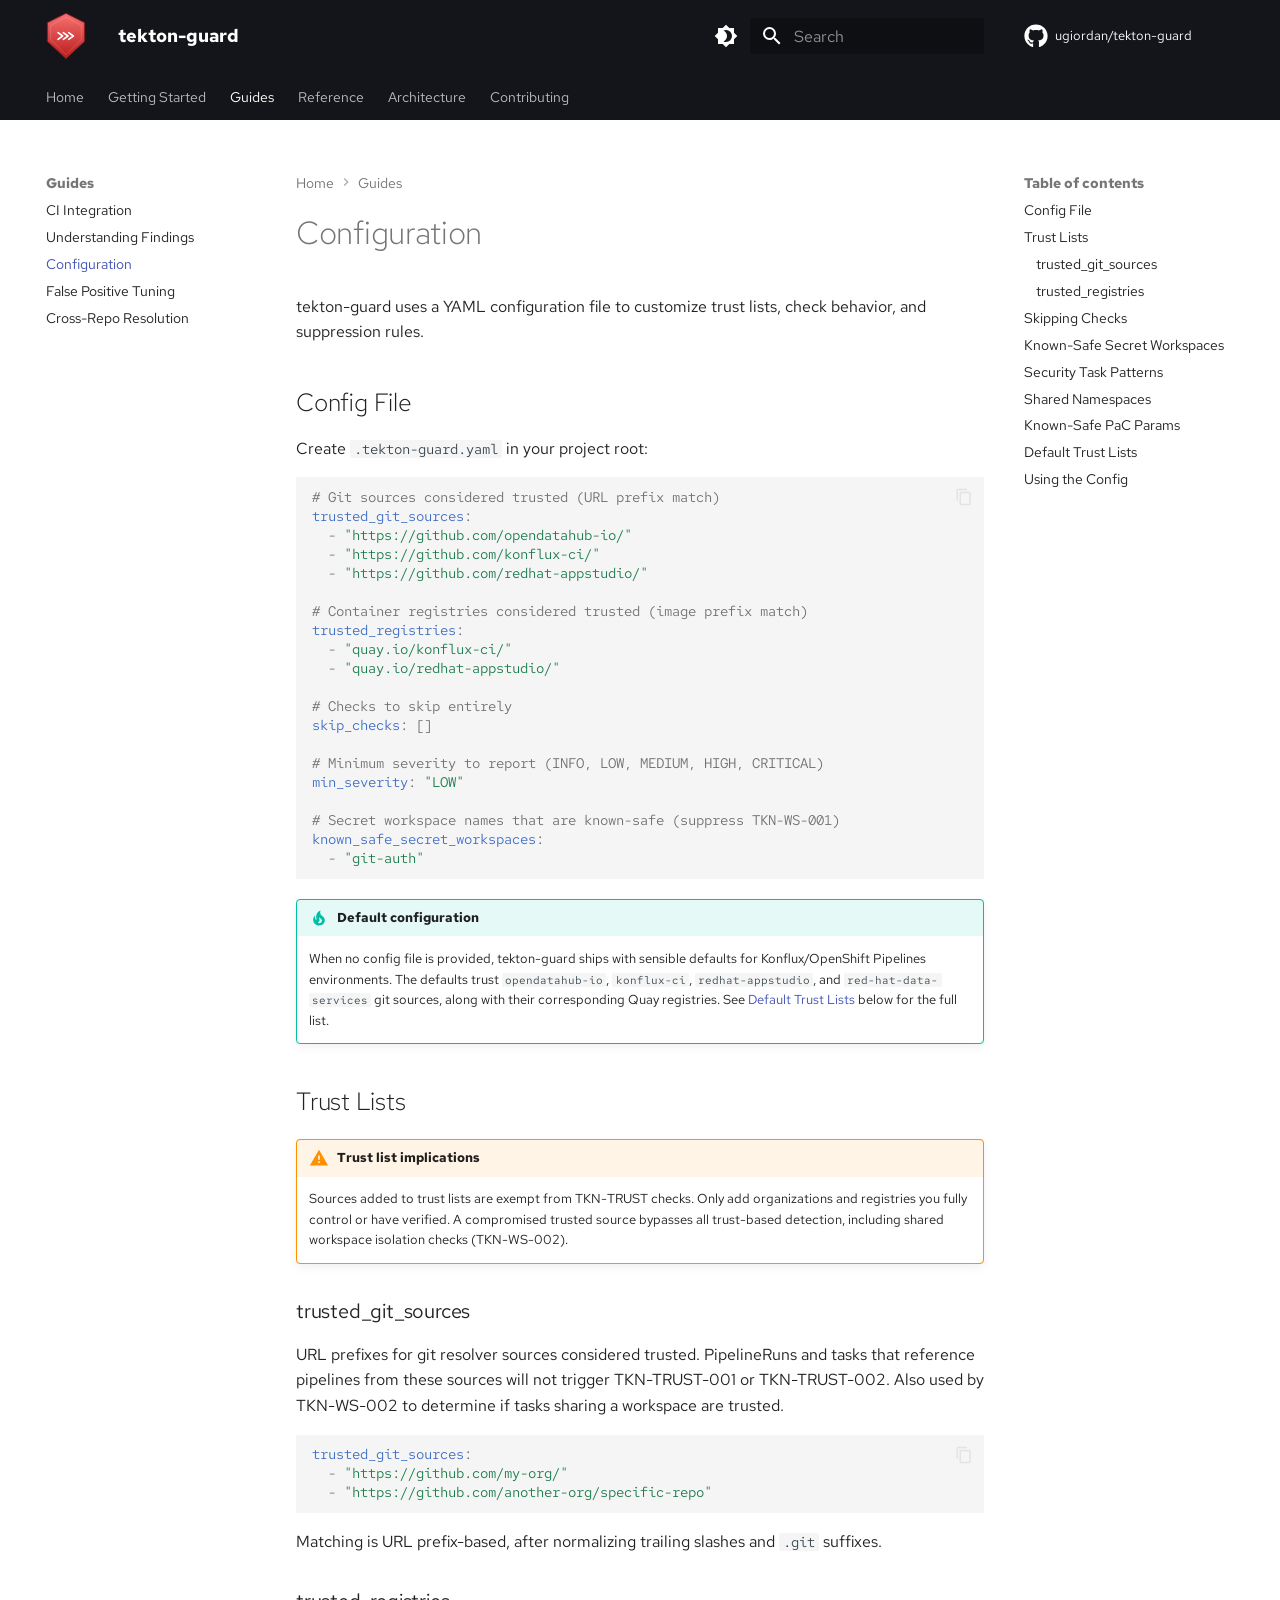
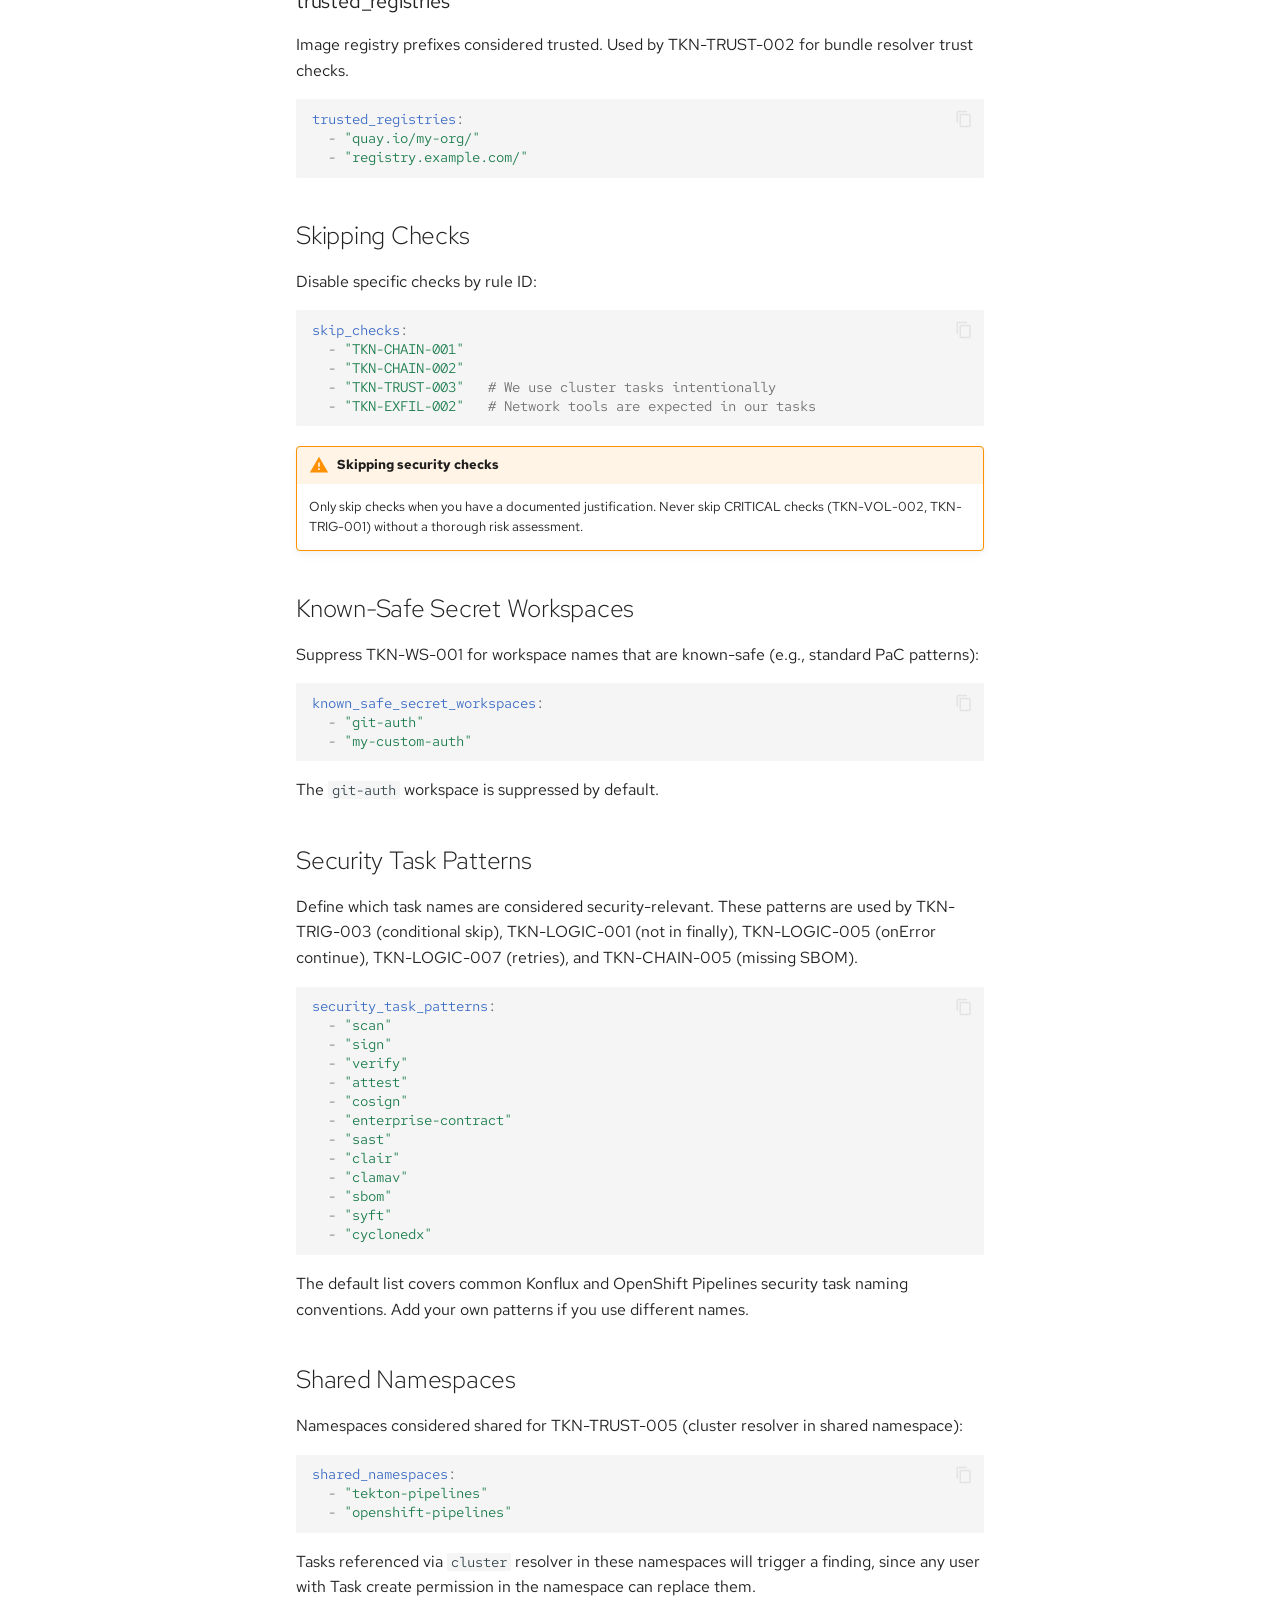
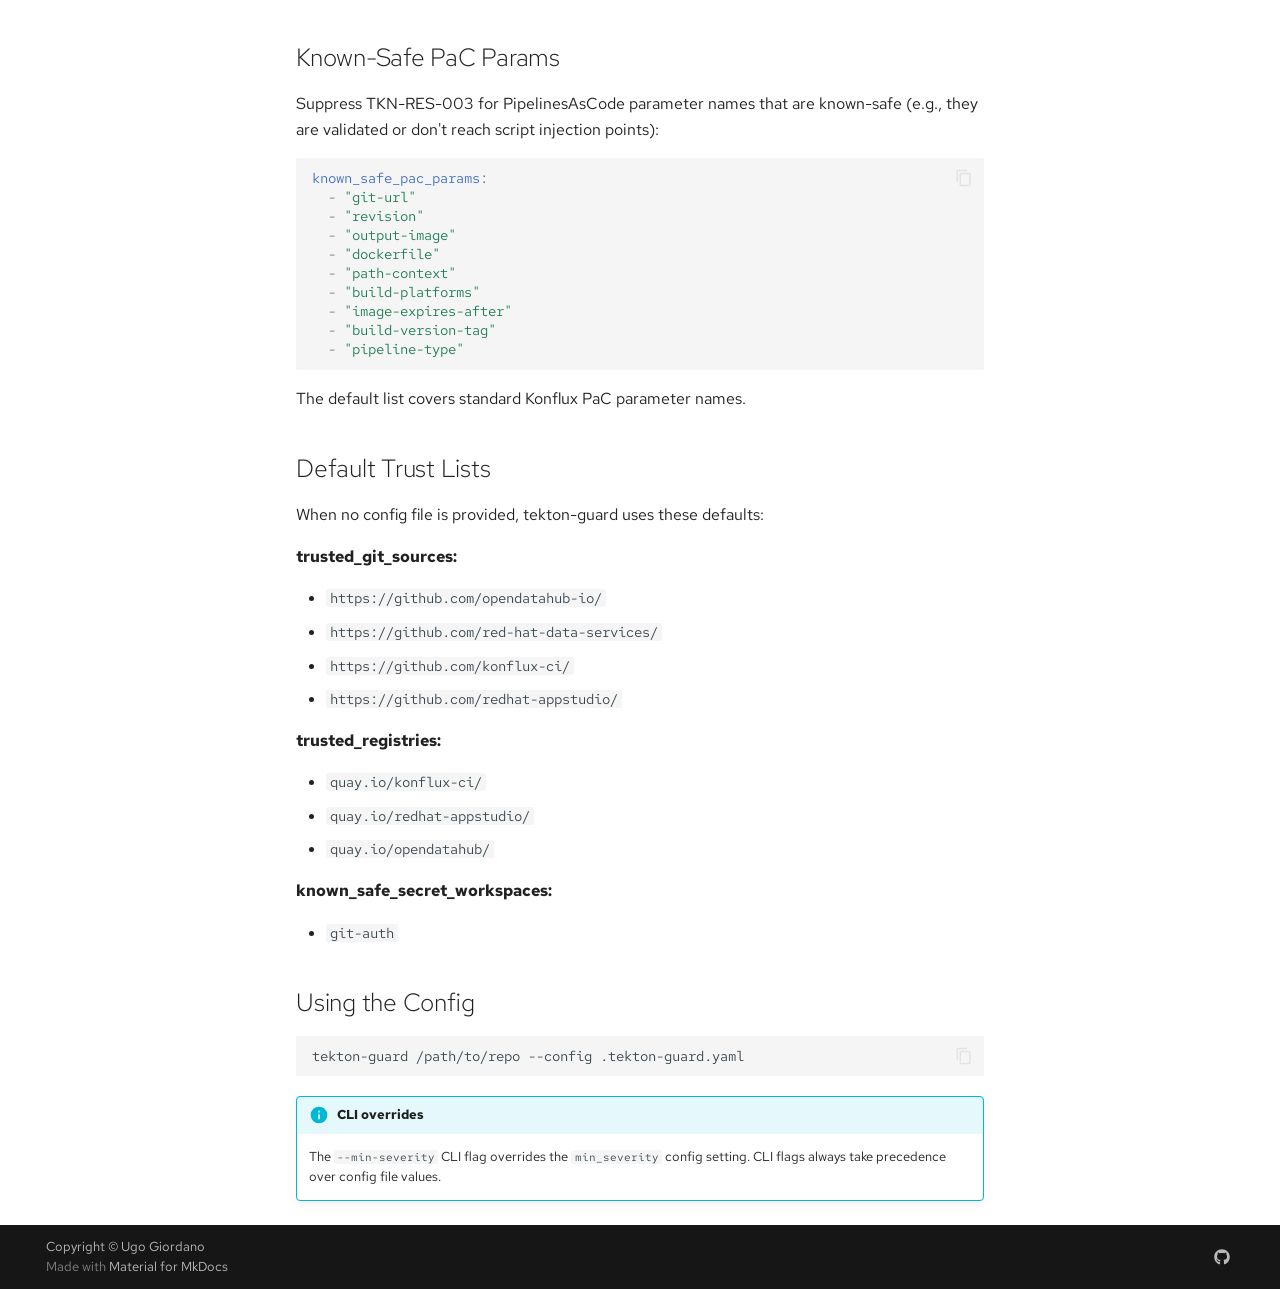
<file: guides/configuration/index.html>
<!DOCTYPE html><html lang="en" class="no-js"><head>
    
      <meta charset="utf-8">
      <meta name="viewport" content="width=device-width,initial-scale=1">
      
      
      
        <link rel="canonical" href="https://ugiordan.github.io/tekton-guard/guides/configuration/">
      
      
        <link rel="prev" href="../findings/">
      
      
        <link rel="next" href="../false-positives/">
      
      
        
      
      
      <link rel="icon" href="../../assets/images/favicon.png">
      <meta name="generator" content="mkdocs-1.6.1, mkdocs-material-9.7.7">
    
    
      
        <title>Configuration - tekton-guard</title>
      
    
    
      <link rel="stylesheet" href="../../assets/stylesheets/main.ec1eaa64.min.css">
      
        
        <link rel="stylesheet" href="../../assets/stylesheets/palette.ab4e12ef.min.css">
      
      


    
    
      
    
    
      
        
        
        <link rel="preconnect" href="https://fonts.gstatic.com" crossorigin="">
        <link rel="stylesheet" href="https://fonts.googleapis.com/css?family=Red+Hat+Text:300,300i,400,400i,700,700i%7CRed+Hat+Mono:400,400i,700,700i&amp;display=fallback">
        <style>:root{--md-text-font:"Red Hat Text";--md-code-font:"Red Hat Mono"}</style>
      
    
    
      <link rel="stylesheet" href="../../assets/css/extra.css">
    
    <script>__md_scope=new URL("../..",location),__md_hash=e=>[...e].reduce(((e,_)=>(e<<5)-e+_.charCodeAt(0)),0),__md_get=(e,_=localStorage,t=__md_scope)=>JSON.parse(_.getItem(t.pathname+"."+e)),__md_set=(e,_,t=localStorage,a=__md_scope)=>{try{t.setItem(a.pathname+"."+e,JSON.stringify(_))}catch(e){}}</script>
    
      

    
    
  <link href="../../assets/stylesheets/glightbox.min.css" rel="stylesheet"><script src="../../assets/javascripts/glightbox.min.js"></script><style id="glightbox-style">
            html.glightbox-open { overflow: initial; height: 100%; }
            .gslide-title { margin-top: 0px; user-select: text; }
            .gslide-desc { color: #666; user-select: text; }
            .gslide-image img { background: white; }
            .gscrollbar-fixer { padding-right: 15px; }
            .gdesc-inner { font-size: 0.75rem; }
            body[data-md-color-scheme="slate"] .gdesc-inner { background: var(--md-default-bg-color); }
            body[data-md-color-scheme="slate"] .gslide-title { color: var(--md-default-fg-color); }
            body[data-md-color-scheme="slate"] .gslide-desc { color: var(--md-default-fg-color); }
        </style></head>
  
  
    
    
      
    
    
    
    
    <body dir="ltr" data-md-color-scheme="default" data-md-color-primary="black" data-md-color-accent="indigo">
  
    
    <input class="md-toggle" data-md-toggle="drawer" type="checkbox" id="__drawer" autocomplete="off">
    <input class="md-toggle" data-md-toggle="search" type="checkbox" id="__search" autocomplete="off">
    <label class="md-overlay" for="__drawer"></label>
    <div data-md-component="skip">
      
        
        <a href="#configuration" class="md-skip">
          Skip to content
        </a>
      
    </div>
    <div data-md-component="announce">
      
    </div>
    
    
      

<header class="md-header" data-md-component="header">
  <nav class="md-header__inner md-grid" aria-label="Header">
    <a href="../.." title="tekton-guard" class="md-header__button md-logo" aria-label="tekton-guard" data-md-component="logo">
      
  <img src="../../images/logo.svg" alt="logo">

    </a>
    <label class="md-header__button md-icon" for="__drawer">
      
      <svg xmlns="http://www.w3.org/2000/svg" viewBox="0 0 24 24"><path d="M3 6h18v2H3zm0 5h18v2H3zm0 5h18v2H3z"></path></svg>
    </label>
    <div class="md-header__title" data-md-component="header-title">
      <div class="md-header__ellipsis">
        <div class="md-header__topic">
          <span class="md-ellipsis">
            tekton-guard
          </span>
        </div>
        <div class="md-header__topic" data-md-component="header-topic">
          <span class="md-ellipsis">
            
              Configuration
            
          </span>
        </div>
      </div>
    </div>
    
      
        <form class="md-header__option" data-md-component="palette">
  
    
    
    
    <input class="md-option" data-md-color-media="" data-md-color-scheme="default" data-md-color-primary="black" data-md-color-accent="indigo" aria-label="Switch to dark mode" type="radio" name="__palette" id="__palette_0">
    
      <label class="md-header__button md-icon" title="Switch to dark mode" for="__palette_1" hidden="">
        <svg xmlns="http://www.w3.org/2000/svg" viewBox="0 0 24 24"><path d="M12 18c-.89 0-1.74-.2-2.5-.55C11.56 16.5 13 14.42 13 12s-1.44-4.5-3.5-5.45C10.26 6.2 11.11 6 12 6a6 6 0 0 1 6 6 6 6 0 0 1-6 6m8-9.31V4h-4.69L12 .69 8.69 4H4v4.69L.69 12 4 15.31V20h4.69L12 23.31 15.31 20H20v-4.69L23.31 12z"></path></svg>
      </label>
    
  
    
    
    
    <input class="md-option" data-md-color-media="" data-md-color-scheme="slate" data-md-color-primary="black" data-md-color-accent="indigo" aria-label="Switch to light mode" type="radio" name="__palette" id="__palette_1">
    
      <label class="md-header__button md-icon" title="Switch to light mode" for="__palette_0" hidden="">
        <svg xmlns="http://www.w3.org/2000/svg" viewBox="0 0 24 24"><path d="M12 8a4 4 0 0 0-4 4 4 4 0 0 0 4 4 4 4 0 0 0 4-4 4 4 0 0 0-4-4m0 10a6 6 0 0 1-6-6 6 6 0 0 1 6-6 6 6 0 0 1 6 6 6 6 0 0 1-6 6m8-9.31V4h-4.69L12 .69 8.69 4H4v4.69L.69 12 4 15.31V20h4.69L12 23.31 15.31 20H20v-4.69L23.31 12z"></path></svg>
      </label>
    
  
</form>
      
    
    
      <script>var palette=__md_get("__palette");if(palette&&palette.color){if("(prefers-color-scheme)"===palette.color.media){var media=matchMedia("(prefers-color-scheme: light)"),input=document.querySelector(media.matches?"[data-md-color-media='(prefers-color-scheme: light)']":"[data-md-color-media='(prefers-color-scheme: dark)']");palette.color.media=input.getAttribute("data-md-color-media"),palette.color.scheme=input.getAttribute("data-md-color-scheme"),palette.color.primary=input.getAttribute("data-md-color-primary"),palette.color.accent=input.getAttribute("data-md-color-accent")}for(var[key,value]of Object.entries(palette.color))document.body.setAttribute("data-md-color-"+key,value)}</script>
    
    
    
      
      
        <label class="md-header__button md-icon" for="__search">
          
          <svg xmlns="http://www.w3.org/2000/svg" viewBox="0 0 24 24"><path d="M9.5 3A6.5 6.5 0 0 1 16 9.5c0 1.61-.59 3.09-1.56 4.23l.27.27h.79l5 5-1.5 1.5-5-5v-.79l-.27-.27A6.52 6.52 0 0 1 9.5 16 6.5 6.5 0 0 1 3 9.5 6.5 6.5 0 0 1 9.5 3m0 2C7 5 5 7 5 9.5S7 14 9.5 14 14 12 14 9.5 12 5 9.5 5"></path></svg>
        </label>
        <div class="md-search" data-md-component="search" role="dialog">
  <label class="md-search__overlay" for="__search"></label>
  <div class="md-search__inner" role="search">
    <form class="md-search__form" name="search">
      <input type="text" class="md-search__input" name="query" aria-label="Search" placeholder="Search" autocapitalize="off" autocorrect="off" autocomplete="off" spellcheck="false" data-md-component="search-query" required="">
      <label class="md-search__icon md-icon" for="__search">
        
        <svg xmlns="http://www.w3.org/2000/svg" viewBox="0 0 24 24"><path d="M9.5 3A6.5 6.5 0 0 1 16 9.5c0 1.61-.59 3.09-1.56 4.23l.27.27h.79l5 5-1.5 1.5-5-5v-.79l-.27-.27A6.52 6.52 0 0 1 9.5 16 6.5 6.5 0 0 1 3 9.5 6.5 6.5 0 0 1 9.5 3m0 2C7 5 5 7 5 9.5S7 14 9.5 14 14 12 14 9.5 12 5 9.5 5"></path></svg>
        
        <svg xmlns="http://www.w3.org/2000/svg" viewBox="0 0 24 24"><path d="M20 11v2H8l5.5 5.5-1.42 1.42L4.16 12l7.92-7.92L13.5 5.5 8 11z"></path></svg>
      </label>
      <nav class="md-search__options" aria-label="Search">
        
          <a href="javascript:void(0)" class="md-search__icon md-icon" title="Share" aria-label="Share" data-clipboard="" data-clipboard-text="" data-md-component="search-share" tabindex="-1">
            
            <svg xmlns="http://www.w3.org/2000/svg" viewBox="0 0 24 24"><path d="M18 16.08c-.76 0-1.44.3-1.96.77L8.91 12.7c.05-.23.09-.46.09-.7s-.04-.47-.09-.7l7.05-4.11c.54.5 1.25.81 2.04.81a3 3 0 0 0 3-3 3 3 0 0 0-3-3 3 3 0 0 0-3 3c0 .24.04.47.09.7L8.04 9.81C7.5 9.31 6.79 9 6 9a3 3 0 0 0-3 3 3 3 0 0 0 3 3c.79 0 1.5-.31 2.04-.81l7.12 4.15c-.05.21-.08.43-.08.66 0 1.61 1.31 2.91 2.92 2.91s2.92-1.3 2.92-2.91A2.92 2.92 0 0 0 18 16.08"></path></svg>
          </a>
        
        <button type="reset" class="md-search__icon md-icon" title="Clear" aria-label="Clear" tabindex="-1">
          
          <svg xmlns="http://www.w3.org/2000/svg" viewBox="0 0 24 24"><path d="M19 6.41 17.59 5 12 10.59 6.41 5 5 6.41 10.59 12 5 17.59 6.41 19 12 13.41 17.59 19 19 17.59 13.41 12z"></path></svg>
        </button>
      </nav>
      
        <div class="md-search__suggest" data-md-component="search-suggest"></div>
      
    </form>
    <div class="md-search__output">
      <div class="md-search__scrollwrap" tabindex="0" data-md-scrollfix="">
        <div class="md-search-result" data-md-component="search-result">
          <div class="md-search-result__meta">
            Initializing search
          </div>
          <ol class="md-search-result__list" role="presentation"></ol>
        </div>
      </div>
    </div>
  </div>
</div>
      
    
    
      <div class="md-header__source">
        <a href="https://github.com/ugiordan/tekton-guard" title="Go to repository" class="md-source" data-md-component="source">
  <div class="md-source__icon md-icon">
    
    <svg xmlns="http://www.w3.org/2000/svg" viewBox="0 0 512 512"><!--! Font Awesome Free 7.1.0 by @fontawesome - https://fontawesome.com License - https://fontawesome.com/license/free (Icons: CC BY 4.0, Fonts: SIL OFL 1.1, Code: MIT License) Copyright 2025 Fonticons, Inc.--><path d="M173.9 397.4c0 2-2.3 3.6-5.2 3.6-3.3.3-5.6-1.3-5.6-3.6 0-2 2.3-3.6 5.2-3.6 3-.3 5.6 1.3 5.6 3.6m-31.1-4.5c-.7 2 1.3 4.3 4.3 4.9 2.6 1 5.6 0 6.2-2s-1.3-4.3-4.3-5.2c-2.6-.7-5.5.3-6.2 2.3m44.2-1.7c-2.9.7-4.9 2.6-4.6 4.9.3 2 2.9 3.3 5.9 2.6 2.9-.7 4.9-2.6 4.6-4.6-.3-1.9-3-3.2-5.9-2.9M252.8 8C114.1 8 8 113.3 8 252c0 110.9 69.8 205.8 169.5 239.2 12.8 2.3 17.3-5.6 17.3-12.1 0-6.2-.3-40.4-.3-61.4 0 0-70 15-84.7-29.8 0 0-11.4-29.1-27.8-36.6 0 0-22.9-15.7 1.6-15.4 0 0 24.9 2 38.6 25.8 21.9 38.6 58.6 27.5 72.9 20.9 2.3-16 8.8-27.1 16-33.7-55.9-6.2-112.3-14.3-112.3-110.5 0-27.5 7.6-41.3 23.6-58.9-2.6-6.5-11.1-33.3 2.6-67.9 20.9-6.5 69 27 69 27 20-5.6 41.5-8.5 62.8-8.5s42.8 2.9 62.8 8.5c0 0 48.1-33.6 69-27 13.7 34.7 5.2 61.4 2.6 67.9 16 17.7 25.8 31.5 25.8 58.9 0 96.5-58.9 104.2-114.8 110.5 9.2 7.9 17 22.9 17 46.4 0 33.7-.3 75.4-.3 83.6 0 6.5 4.6 14.4 17.3 12.1C436.2 457.8 504 362.9 504 252 504 113.3 391.5 8 252.8 8M105.2 352.9c-1.3 1-1 3.3.7 5.2 1.6 1.6 3.9 2.3 5.2 1 1.3-1 1-3.3-.7-5.2-1.6-1.6-3.9-2.3-5.2-1m-10.8-8.1c-.7 1.3.3 2.9 2.3 3.9 1.6 1 3.6.7 4.3-.7.7-1.3-.3-2.9-2.3-3.9-2-.6-3.6-.3-4.3.7m32.4 35.6c-1.6 1.3-1 4.3 1.3 6.2 2.3 2.3 5.2 2.6 6.5 1 1.3-1.3.7-4.3-1.3-6.2-2.2-2.3-5.2-2.6-6.5-1m-11.4-14.7c-1.6 1-1.6 3.6 0 5.9s4.3 3.3 5.6 2.3c1.6-1.3 1.6-3.9 0-6.2-1.4-2.3-4-3.3-5.6-2"></path></svg>
  </div>
  <div class="md-source__repository">
    ugiordan/tekton-guard
  </div>
</a>
      </div>
    
  </nav>
  
</header>
    
    <div class="md-container" data-md-component="container">
      
      
        
          
            
<nav class="md-tabs" aria-label="Tabs" data-md-component="tabs">
  <div class="md-grid">
    <ul class="md-tabs__list">
      
        
  
  
  
  
    <li class="md-tabs__item">
      <a href="../.." class="md-tabs__link">
        
  
  
    
  
  Home

      </a>
    </li>
  

      
        
  
  
  
  
    
    
      <li class="md-tabs__item">
        <a href="../../getting-started/installation/" class="md-tabs__link">
          
  
  
    
  
  Getting Started

        </a>
      </li>
    
  

      
        
  
  
  
    
  
  
    
    
      <li class="md-tabs__item md-tabs__item--active">
        <a href="../ci-integration/" class="md-tabs__link">
          
  
  
    
  
  Guides

        </a>
      </li>
    
  

      
        
  
  
  
  
    
    
      <li class="md-tabs__item">
        <a href="../../reference/cli/" class="md-tabs__link">
          
  
  
    
  
  Reference

        </a>
      </li>
    
  

      
        
  
  
  
  
    
    
      <li class="md-tabs__item">
        <a href="../../architecture/overview/" class="md-tabs__link">
          
  
  
    
  
  Architecture

        </a>
      </li>
    
  

      
        
  
  
  
  
    
    
      <li class="md-tabs__item">
        <a href="../../contributing/setup/" class="md-tabs__link">
          
  
  
    
  
  Contributing

        </a>
      </li>
    
  

      
    </ul>
  </div>
</nav>
          
        
      
      <main class="md-main" data-md-component="main">
        <div class="md-main__inner md-grid">
          
            
              
              <div class="md-sidebar md-sidebar--primary" data-md-component="sidebar" data-md-type="navigation">
                <div class="md-sidebar__scrollwrap">
                  <div class="md-sidebar__inner">
                    


  


<nav class="md-nav md-nav--primary md-nav--lifted" aria-label="Navigation" data-md-level="0">
  <label class="md-nav__title" for="__drawer">
    <a href="../.." title="tekton-guard" class="md-nav__button md-logo" aria-label="tekton-guard" data-md-component="logo">
      
  <img src="../../images/logo.svg" alt="logo">

    </a>
    tekton-guard
  </label>
  
    <div class="md-nav__source">
      <a href="https://github.com/ugiordan/tekton-guard" title="Go to repository" class="md-source" data-md-component="source">
  <div class="md-source__icon md-icon">
    
    <svg xmlns="http://www.w3.org/2000/svg" viewBox="0 0 512 512"><!--! Font Awesome Free 7.1.0 by @fontawesome - https://fontawesome.com License - https://fontawesome.com/license/free (Icons: CC BY 4.0, Fonts: SIL OFL 1.1, Code: MIT License) Copyright 2025 Fonticons, Inc.--><path d="M173.9 397.4c0 2-2.3 3.6-5.2 3.6-3.3.3-5.6-1.3-5.6-3.6 0-2 2.3-3.6 5.2-3.6 3-.3 5.6 1.3 5.6 3.6m-31.1-4.5c-.7 2 1.3 4.3 4.3 4.9 2.6 1 5.6 0 6.2-2s-1.3-4.3-4.3-5.2c-2.6-.7-5.5.3-6.2 2.3m44.2-1.7c-2.9.7-4.9 2.6-4.6 4.9.3 2 2.9 3.3 5.9 2.6 2.9-.7 4.9-2.6 4.6-4.6-.3-1.9-3-3.2-5.9-2.9M252.8 8C114.1 8 8 113.3 8 252c0 110.9 69.8 205.8 169.5 239.2 12.8 2.3 17.3-5.6 17.3-12.1 0-6.2-.3-40.4-.3-61.4 0 0-70 15-84.7-29.8 0 0-11.4-29.1-27.8-36.6 0 0-22.9-15.7 1.6-15.4 0 0 24.9 2 38.6 25.8 21.9 38.6 58.6 27.5 72.9 20.9 2.3-16 8.8-27.1 16-33.7-55.9-6.2-112.3-14.3-112.3-110.5 0-27.5 7.6-41.3 23.6-58.9-2.6-6.5-11.1-33.3 2.6-67.9 20.9-6.5 69 27 69 27 20-5.6 41.5-8.5 62.8-8.5s42.8 2.9 62.8 8.5c0 0 48.1-33.6 69-27 13.7 34.7 5.2 61.4 2.6 67.9 16 17.7 25.8 31.5 25.8 58.9 0 96.5-58.9 104.2-114.8 110.5 9.2 7.9 17 22.9 17 46.4 0 33.7-.3 75.4-.3 83.6 0 6.5 4.6 14.4 17.3 12.1C436.2 457.8 504 362.9 504 252 504 113.3 391.5 8 252.8 8M105.2 352.9c-1.3 1-1 3.3.7 5.2 1.6 1.6 3.9 2.3 5.2 1 1.3-1 1-3.3-.7-5.2-1.6-1.6-3.9-2.3-5.2-1m-10.8-8.1c-.7 1.3.3 2.9 2.3 3.9 1.6 1 3.6.7 4.3-.7.7-1.3-.3-2.9-2.3-3.9-2-.6-3.6-.3-4.3.7m32.4 35.6c-1.6 1.3-1 4.3 1.3 6.2 2.3 2.3 5.2 2.6 6.5 1 1.3-1.3.7-4.3-1.3-6.2-2.2-2.3-5.2-2.6-6.5-1m-11.4-14.7c-1.6 1-1.6 3.6 0 5.9s4.3 3.3 5.6 2.3c1.6-1.3 1.6-3.9 0-6.2-1.4-2.3-4-3.3-5.6-2"></path></svg>
  </div>
  <div class="md-source__repository">
    ugiordan/tekton-guard
  </div>
</a>
    </div>
  
  <ul class="md-nav__list" data-md-scrollfix="">
    
      
      
  
  
  
  
    <li class="md-nav__item">
      <a href="../.." class="md-nav__link">
        
  
  
  <span class="md-ellipsis">
    
  
    Home
  

    
  </span>
  
  

      </a>
    </li>
  

    
      
      
  
  
  
  
    
    
      
        
      
        
      
    
    
    
      
      
        
      
    
    
    <li class="md-nav__item md-nav__item--nested">
      
        
        
        <input class="md-nav__toggle md-toggle " type="checkbox" id="__nav_2">
        
          
          <label class="md-nav__link" for="__nav_2" id="__nav_2_label" tabindex="0">
            
  
  
  <span class="md-ellipsis">
    
  
    Getting Started
  

    
  </span>
  
  

            <span class="md-nav__icon md-icon"></span>
          </label>
        
        <nav class="md-nav" data-md-level="1" aria-labelledby="__nav_2_label" aria-expanded="false">
          <label class="md-nav__title" for="__nav_2">
            <span class="md-nav__icon md-icon"></span>
            
  
    Getting Started
  

          </label>
          <ul class="md-nav__list" data-md-scrollfix="">
            
              
                
  
  
  
  
    <li class="md-nav__item">
      <a href="../../getting-started/installation/" class="md-nav__link">
        
  
  
  <span class="md-ellipsis">
    
  
    Installation
  

    
  </span>
  
  

      </a>
    </li>
  

              
            
              
                
  
  
  
  
    <li class="md-nav__item">
      <a href="../../getting-started/quickstart/" class="md-nav__link">
        
  
  
  <span class="md-ellipsis">
    
  
    Quick Start
  

    
  </span>
  
  

      </a>
    </li>
  

              
            
          </ul>
        </nav>
      
    </li>
  

    
      
      
  
  
    
  
  
  
    
    
      
        
      
        
      
        
      
        
      
        
      
    
    
    
      
        
        
      
      
        
      
    
    
    <li class="md-nav__item md-nav__item--active md-nav__item--section md-nav__item--nested">
      
        
        
        <input class="md-nav__toggle md-toggle " type="checkbox" id="__nav_3" checked="">
        
          
          <label class="md-nav__link" for="__nav_3" id="__nav_3_label" tabindex="">
            
  
  
  <span class="md-ellipsis">
    
  
    Guides
  

    
  </span>
  
  

            <span class="md-nav__icon md-icon"></span>
          </label>
        
        <nav class="md-nav" data-md-level="1" aria-labelledby="__nav_3_label" aria-expanded="true">
          <label class="md-nav__title" for="__nav_3">
            <span class="md-nav__icon md-icon"></span>
            
  
    Guides
  

          </label>
          <ul class="md-nav__list" data-md-scrollfix="">
            
              
                
  
  
  
  
    <li class="md-nav__item">
      <a href="../ci-integration/" class="md-nav__link">
        
  
  
  <span class="md-ellipsis">
    
  
    CI Integration
  

    
  </span>
  
  

      </a>
    </li>
  

              
            
              
                
  
  
  
  
    <li class="md-nav__item">
      <a href="../findings/" class="md-nav__link">
        
  
  
  <span class="md-ellipsis">
    
  
    Understanding Findings
  

    
  </span>
  
  

      </a>
    </li>
  

              
            
              
                
  
  
    
  
  
  
    <li class="md-nav__item md-nav__item--active">
      
      <input class="md-nav__toggle md-toggle" type="checkbox" id="__toc">
      
      
        
      
      
        <label class="md-nav__link md-nav__link--active" for="__toc">
          
  
  
  <span class="md-ellipsis">
    
  
    Configuration
  

    
  </span>
  
  

          <span class="md-nav__icon md-icon"></span>
        </label>
      
      <a href="./" class="md-nav__link md-nav__link--active">
        
  
  
  <span class="md-ellipsis">
    
  
    Configuration
  

    
  </span>
  
  

      </a>
      
        

<nav class="md-nav md-nav--secondary" aria-label="Table of contents">
  
  
  
    
  
  
    <label class="md-nav__title" for="__toc">
      <span class="md-nav__icon md-icon"></span>
      Table of contents
    </label>
    <ul class="md-nav__list" data-md-component="toc" data-md-scrollfix="">
      
        <li class="md-nav__item">
  <a href="#config-file" class="md-nav__link">
    <span class="md-ellipsis">
      
        Config File
      
    </span>
  </a>
  
</li>
      
        <li class="md-nav__item">
  <a href="#trust-lists" class="md-nav__link">
    <span class="md-ellipsis">
      
        Trust Lists
      
    </span>
  </a>
  
    <nav class="md-nav" aria-label="Trust Lists">
      <ul class="md-nav__list">
        
          <li class="md-nav__item">
  <a href="#trusted_git_sources" class="md-nav__link">
    <span class="md-ellipsis">
      
        trusted_git_sources
      
    </span>
  </a>
  
</li>
        
          <li class="md-nav__item">
  <a href="#trusted_registries" class="md-nav__link">
    <span class="md-ellipsis">
      
        trusted_registries
      
    </span>
  </a>
  
</li>
        
      </ul>
    </nav>
  
</li>
      
        <li class="md-nav__item">
  <a href="#skipping-checks" class="md-nav__link">
    <span class="md-ellipsis">
      
        Skipping Checks
      
    </span>
  </a>
  
</li>
      
        <li class="md-nav__item">
  <a href="#known-safe-secret-workspaces" class="md-nav__link">
    <span class="md-ellipsis">
      
        Known-Safe Secret Workspaces
      
    </span>
  </a>
  
</li>
      
        <li class="md-nav__item">
  <a href="#security-task-patterns" class="md-nav__link">
    <span class="md-ellipsis">
      
        Security Task Patterns
      
    </span>
  </a>
  
</li>
      
        <li class="md-nav__item">
  <a href="#shared-namespaces" class="md-nav__link">
    <span class="md-ellipsis">
      
        Shared Namespaces
      
    </span>
  </a>
  
</li>
      
        <li class="md-nav__item">
  <a href="#known-safe-pac-params" class="md-nav__link">
    <span class="md-ellipsis">
      
        Known-Safe PaC Params
      
    </span>
  </a>
  
</li>
      
        <li class="md-nav__item">
  <a href="#default-trust-lists" class="md-nav__link">
    <span class="md-ellipsis">
      
        Default Trust Lists
      
    </span>
  </a>
  
</li>
      
        <li class="md-nav__item">
  <a href="#using-the-config" class="md-nav__link">
    <span class="md-ellipsis">
      
        Using the Config
      
    </span>
  </a>
  
</li>
      
    </ul>
  
</nav>
      
    </li>
  

              
            
              
                
  
  
  
  
    <li class="md-nav__item">
      <a href="../false-positives/" class="md-nav__link">
        
  
  
  <span class="md-ellipsis">
    
  
    False Positive Tuning
  

    
  </span>
  
  

      </a>
    </li>
  

              
            
              
                
  
  
  
  
    <li class="md-nav__item">
      <a href="../cross-repo/" class="md-nav__link">
        
  
  
  <span class="md-ellipsis">
    
  
    Cross-Repo Resolution
  

    
  </span>
  
  

      </a>
    </li>
  

              
            
          </ul>
        </nav>
      
    </li>
  

    
      
      
  
  
  
  
    
    
      
        
      
        
      
        
      
    
    
    
      
      
        
      
    
    
    <li class="md-nav__item md-nav__item--nested">
      
        
        
        <input class="md-nav__toggle md-toggle " type="checkbox" id="__nav_4">
        
          
          <label class="md-nav__link" for="__nav_4" id="__nav_4_label" tabindex="0">
            
  
  
  <span class="md-ellipsis">
    
  
    Reference
  

    
  </span>
  
  

            <span class="md-nav__icon md-icon"></span>
          </label>
        
        <nav class="md-nav" data-md-level="1" aria-labelledby="__nav_4_label" aria-expanded="false">
          <label class="md-nav__title" for="__nav_4">
            <span class="md-nav__icon md-icon"></span>
            
  
    Reference
  

          </label>
          <ul class="md-nav__list" data-md-scrollfix="">
            
              
                
  
  
  
  
    <li class="md-nav__item">
      <a href="../../reference/cli/" class="md-nav__link">
        
  
  
  <span class="md-ellipsis">
    
  
    CLI Commands
  

    
  </span>
  
  

      </a>
    </li>
  

              
            
              
                
  
  
  
  
    <li class="md-nav__item">
      <a href="../../reference/rules/" class="md-nav__link">
        
  
  
  <span class="md-ellipsis">
    
  
    Detection Rules
  

    
  </span>
  
  

      </a>
    </li>
  

              
            
              
                
  
  
  
  
    <li class="md-nav__item">
      <a href="../../reference/output-formats/" class="md-nav__link">
        
  
  
  <span class="md-ellipsis">
    
  
    Output Formats
  

    
  </span>
  
  

      </a>
    </li>
  

              
            
          </ul>
        </nav>
      
    </li>
  

    
      
      
  
  
  
  
    
    
      
        
      
    
    
    
      
      
        
      
    
    
    <li class="md-nav__item md-nav__item--nested">
      
        
        
        <input class="md-nav__toggle md-toggle " type="checkbox" id="__nav_5">
        
          
          <label class="md-nav__link" for="__nav_5" id="__nav_5_label" tabindex="0">
            
  
  
  <span class="md-ellipsis">
    
  
    Architecture
  

    
  </span>
  
  

            <span class="md-nav__icon md-icon"></span>
          </label>
        
        <nav class="md-nav" data-md-level="1" aria-labelledby="__nav_5_label" aria-expanded="false">
          <label class="md-nav__title" for="__nav_5">
            <span class="md-nav__icon md-icon"></span>
            
  
    Architecture
  

          </label>
          <ul class="md-nav__list" data-md-scrollfix="">
            
              
                
  
  
  
  
    <li class="md-nav__item">
      <a href="../../architecture/overview/" class="md-nav__link">
        
  
  
  <span class="md-ellipsis">
    
  
    Design Overview
  

    
  </span>
  
  

      </a>
    </li>
  

              
            
          </ul>
        </nav>
      
    </li>
  

    
      
      
  
  
  
  
    
    
      
        
      
        
      
    
    
    
      
      
        
      
    
    
    <li class="md-nav__item md-nav__item--nested">
      
        
        
        <input class="md-nav__toggle md-toggle " type="checkbox" id="__nav_6">
        
          
          <label class="md-nav__link" for="__nav_6" id="__nav_6_label" tabindex="0">
            
  
  
  <span class="md-ellipsis">
    
  
    Contributing
  

    
  </span>
  
  

            <span class="md-nav__icon md-icon"></span>
          </label>
        
        <nav class="md-nav" data-md-level="1" aria-labelledby="__nav_6_label" aria-expanded="false">
          <label class="md-nav__title" for="__nav_6">
            <span class="md-nav__icon md-icon"></span>
            
  
    Contributing
  

          </label>
          <ul class="md-nav__list" data-md-scrollfix="">
            
              
                
  
  
  
  
    <li class="md-nav__item">
      <a href="../../contributing/setup/" class="md-nav__link">
        
  
  
  <span class="md-ellipsis">
    
  
    Development Setup
  

    
  </span>
  
  

      </a>
    </li>
  

              
            
              
                
  
  
  
  
    <li class="md-nav__item">
      <a href="../../contributing/rules/" class="md-nav__link">
        
  
  
  <span class="md-ellipsis">
    
  
    Adding Rules
  

    
  </span>
  
  

      </a>
    </li>
  

              
            
          </ul>
        </nav>
      
    </li>
  

    
  </ul>
</nav>
                  </div>
                </div>
              </div>
            
            
              
              <div class="md-sidebar md-sidebar--secondary" data-md-component="sidebar" data-md-type="toc">
                <div class="md-sidebar__scrollwrap">
                  <div class="md-sidebar__inner">
                    

<nav class="md-nav md-nav--secondary" aria-label="Table of contents">
  
  
  
    
  
  
    <label class="md-nav__title" for="__toc">
      <span class="md-nav__icon md-icon"></span>
      Table of contents
    </label>
    <ul class="md-nav__list" data-md-component="toc" data-md-scrollfix="">
      
        <li class="md-nav__item">
  <a href="#config-file" class="md-nav__link">
    <span class="md-ellipsis">
      
        Config File
      
    </span>
  </a>
  
</li>
      
        <li class="md-nav__item">
  <a href="#trust-lists" class="md-nav__link">
    <span class="md-ellipsis">
      
        Trust Lists
      
    </span>
  </a>
  
    <nav class="md-nav" aria-label="Trust Lists">
      <ul class="md-nav__list">
        
          <li class="md-nav__item">
  <a href="#trusted_git_sources" class="md-nav__link">
    <span class="md-ellipsis">
      
        trusted_git_sources
      
    </span>
  </a>
  
</li>
        
          <li class="md-nav__item">
  <a href="#trusted_registries" class="md-nav__link">
    <span class="md-ellipsis">
      
        trusted_registries
      
    </span>
  </a>
  
</li>
        
      </ul>
    </nav>
  
</li>
      
        <li class="md-nav__item">
  <a href="#skipping-checks" class="md-nav__link">
    <span class="md-ellipsis">
      
        Skipping Checks
      
    </span>
  </a>
  
</li>
      
        <li class="md-nav__item">
  <a href="#known-safe-secret-workspaces" class="md-nav__link">
    <span class="md-ellipsis">
      
        Known-Safe Secret Workspaces
      
    </span>
  </a>
  
</li>
      
        <li class="md-nav__item">
  <a href="#security-task-patterns" class="md-nav__link">
    <span class="md-ellipsis">
      
        Security Task Patterns
      
    </span>
  </a>
  
</li>
      
        <li class="md-nav__item">
  <a href="#shared-namespaces" class="md-nav__link">
    <span class="md-ellipsis">
      
        Shared Namespaces
      
    </span>
  </a>
  
</li>
      
        <li class="md-nav__item">
  <a href="#known-safe-pac-params" class="md-nav__link">
    <span class="md-ellipsis">
      
        Known-Safe PaC Params
      
    </span>
  </a>
  
</li>
      
        <li class="md-nav__item">
  <a href="#default-trust-lists" class="md-nav__link">
    <span class="md-ellipsis">
      
        Default Trust Lists
      
    </span>
  </a>
  
</li>
      
        <li class="md-nav__item">
  <a href="#using-the-config" class="md-nav__link">
    <span class="md-ellipsis">
      
        Using the Config
      
    </span>
  </a>
  
</li>
      
    </ul>
  
</nav>
                  </div>
                </div>
              </div>
            
          
          
            <div class="md-content" data-md-component="content">
              
                



  


  <nav class="md-path" aria-label="Navigation">
    <ol class="md-path__list">
      
        
  
  
    <li class="md-path__item">
      <a href="../.." class="md-path__link">
        
  <span class="md-ellipsis">
    Home
  </span>

      </a>
    </li>
  

      
      
        
  
  
    
    
      <li class="md-path__item">
        <a href="../ci-integration/" class="md-path__link">
          
  <span class="md-ellipsis">
    Guides
  </span>

        </a>
      </li>
    
  

      
    </ol>
  </nav>

              
              <article class="md-content__inner md-typeset">
                
                  


  
  


<h1 id="configuration">Configuration<a class="headerlink" href="#configuration" title="Permanent link">¶</a></h1>
<p>tekton-guard uses a YAML configuration file to customize trust lists, check behavior, and suppression rules.</p>
<h2 id="config-file">Config File<a class="headerlink" href="#config-file" title="Permanent link">¶</a></h2>
<p>Create <code>.tekton-guard.yaml</code> in your project root:</p>
<div class="highlight"><pre><span></span><code><a id="__codelineno-0-1" name="__codelineno-0-1" href="#__codelineno-0-1"></a><span class="c1"># Git sources considered trusted (URL prefix match)</span>
<a id="__codelineno-0-2" name="__codelineno-0-2" href="#__codelineno-0-2"></a><span class="nt">trusted_git_sources</span><span class="p">:</span>
<a id="__codelineno-0-3" name="__codelineno-0-3" href="#__codelineno-0-3"></a><span class="w">  </span><span class="p p-Indicator">-</span><span class="w"> </span><span class="s">"https://github.com/opendatahub-io/"</span>
<a id="__codelineno-0-4" name="__codelineno-0-4" href="#__codelineno-0-4"></a><span class="w">  </span><span class="p p-Indicator">-</span><span class="w"> </span><span class="s">"https://github.com/konflux-ci/"</span>
<a id="__codelineno-0-5" name="__codelineno-0-5" href="#__codelineno-0-5"></a><span class="w">  </span><span class="p p-Indicator">-</span><span class="w"> </span><span class="s">"https://github.com/redhat-appstudio/"</span>
<a id="__codelineno-0-6" name="__codelineno-0-6" href="#__codelineno-0-6"></a>
<a id="__codelineno-0-7" name="__codelineno-0-7" href="#__codelineno-0-7"></a><span class="c1"># Container registries considered trusted (image prefix match)</span>
<a id="__codelineno-0-8" name="__codelineno-0-8" href="#__codelineno-0-8"></a><span class="nt">trusted_registries</span><span class="p">:</span>
<a id="__codelineno-0-9" name="__codelineno-0-9" href="#__codelineno-0-9"></a><span class="w">  </span><span class="p p-Indicator">-</span><span class="w"> </span><span class="s">"quay.io/konflux-ci/"</span>
<a id="__codelineno-0-10" name="__codelineno-0-10" href="#__codelineno-0-10"></a><span class="w">  </span><span class="p p-Indicator">-</span><span class="w"> </span><span class="s">"quay.io/redhat-appstudio/"</span>
<a id="__codelineno-0-11" name="__codelineno-0-11" href="#__codelineno-0-11"></a>
<a id="__codelineno-0-12" name="__codelineno-0-12" href="#__codelineno-0-12"></a><span class="c1"># Checks to skip entirely</span>
<a id="__codelineno-0-13" name="__codelineno-0-13" href="#__codelineno-0-13"></a><span class="nt">skip_checks</span><span class="p">:</span><span class="w"> </span><span class="p p-Indicator">[]</span>
<a id="__codelineno-0-14" name="__codelineno-0-14" href="#__codelineno-0-14"></a>
<a id="__codelineno-0-15" name="__codelineno-0-15" href="#__codelineno-0-15"></a><span class="c1"># Minimum severity to report (INFO, LOW, MEDIUM, HIGH, CRITICAL)</span>
<a id="__codelineno-0-16" name="__codelineno-0-16" href="#__codelineno-0-16"></a><span class="nt">min_severity</span><span class="p">:</span><span class="w"> </span><span class="s">"LOW"</span>
<a id="__codelineno-0-17" name="__codelineno-0-17" href="#__codelineno-0-17"></a>
<a id="__codelineno-0-18" name="__codelineno-0-18" href="#__codelineno-0-18"></a><span class="c1"># Secret workspace names that are known-safe (suppress TKN-WS-001)</span>
<a id="__codelineno-0-19" name="__codelineno-0-19" href="#__codelineno-0-19"></a><span class="nt">known_safe_secret_workspaces</span><span class="p">:</span>
<a id="__codelineno-0-20" name="__codelineno-0-20" href="#__codelineno-0-20"></a><span class="w">  </span><span class="p p-Indicator">-</span><span class="w"> </span><span class="s">"git-auth"</span>
</code></pre></div>
<div class="admonition tip">
<p class="admonition-title">Default configuration</p>
<p>When no config file is provided, tekton-guard ships with sensible defaults for Konflux/OpenShift Pipelines environments. The defaults trust <code>opendatahub-io</code>, <code>konflux-ci</code>, <code>redhat-appstudio</code>, and <code>red-hat-data-services</code> git sources, along with their corresponding Quay registries. See <a href="#default-trust-lists">Default Trust Lists</a> below for the full list.</p>
</div>
<h2 id="trust-lists">Trust Lists<a class="headerlink" href="#trust-lists" title="Permanent link">¶</a></h2>
<div class="admonition warning">
<p class="admonition-title">Trust list implications</p>
<p>Sources added to trust lists are exempt from TKN-TRUST checks. Only add organizations and registries you fully control or have verified. A compromised trusted source bypasses all trust-based detection, including shared workspace isolation checks (TKN-WS-002).</p>
</div>
<h3 id="trusted_git_sources">trusted_git_sources<a class="headerlink" href="#trusted_git_sources" title="Permanent link">¶</a></h3>
<p>URL prefixes for git resolver sources considered trusted. PipelineRuns and tasks that reference pipelines from these sources will not trigger TKN-TRUST-001 or TKN-TRUST-002. Also used by TKN-WS-002 to determine if tasks sharing a workspace are trusted.</p>
<div class="highlight"><pre><span></span><code><a id="__codelineno-1-1" name="__codelineno-1-1" href="#__codelineno-1-1"></a><span class="nt">trusted_git_sources</span><span class="p">:</span>
<a id="__codelineno-1-2" name="__codelineno-1-2" href="#__codelineno-1-2"></a><span class="w">  </span><span class="p p-Indicator">-</span><span class="w"> </span><span class="s">"https://github.com/my-org/"</span>
<a id="__codelineno-1-3" name="__codelineno-1-3" href="#__codelineno-1-3"></a><span class="w">  </span><span class="p p-Indicator">-</span><span class="w"> </span><span class="s">"https://github.com/another-org/specific-repo"</span>
</code></pre></div>
<p>Matching is URL prefix-based, after normalizing trailing slashes and <code>.git</code> suffixes.</p>
<h3 id="trusted_registries">trusted_registries<a class="headerlink" href="#trusted_registries" title="Permanent link">¶</a></h3>
<p>Image registry prefixes considered trusted. Used by TKN-TRUST-002 for bundle resolver trust checks.</p>
<div class="highlight"><pre><span></span><code><a id="__codelineno-2-1" name="__codelineno-2-1" href="#__codelineno-2-1"></a><span class="nt">trusted_registries</span><span class="p">:</span>
<a id="__codelineno-2-2" name="__codelineno-2-2" href="#__codelineno-2-2"></a><span class="w">  </span><span class="p p-Indicator">-</span><span class="w"> </span><span class="s">"quay.io/my-org/"</span>
<a id="__codelineno-2-3" name="__codelineno-2-3" href="#__codelineno-2-3"></a><span class="w">  </span><span class="p p-Indicator">-</span><span class="w"> </span><span class="s">"registry.example.com/"</span>
</code></pre></div>
<h2 id="skipping-checks">Skipping Checks<a class="headerlink" href="#skipping-checks" title="Permanent link">¶</a></h2>
<p>Disable specific checks by rule ID:</p>
<div class="highlight"><pre><span></span><code><a id="__codelineno-3-1" name="__codelineno-3-1" href="#__codelineno-3-1"></a><span class="nt">skip_checks</span><span class="p">:</span>
<a id="__codelineno-3-2" name="__codelineno-3-2" href="#__codelineno-3-2"></a><span class="w">  </span><span class="p p-Indicator">-</span><span class="w"> </span><span class="s">"TKN-CHAIN-001"</span>
<a id="__codelineno-3-3" name="__codelineno-3-3" href="#__codelineno-3-3"></a><span class="w">  </span><span class="p p-Indicator">-</span><span class="w"> </span><span class="s">"TKN-CHAIN-002"</span>
<a id="__codelineno-3-4" name="__codelineno-3-4" href="#__codelineno-3-4"></a><span class="w">  </span><span class="p p-Indicator">-</span><span class="w"> </span><span class="s">"TKN-TRUST-003"</span><span class="w">   </span><span class="c1"># We use cluster tasks intentionally</span>
<a id="__codelineno-3-5" name="__codelineno-3-5" href="#__codelineno-3-5"></a><span class="w">  </span><span class="p p-Indicator">-</span><span class="w"> </span><span class="s">"TKN-EXFIL-002"</span><span class="w">   </span><span class="c1"># Network tools are expected in our tasks</span>
</code></pre></div>
<div class="admonition warning">
<p class="admonition-title">Skipping security checks</p>
<p>Only skip checks when you have a documented justification. Never skip CRITICAL checks (TKN-VOL-002, TKN-TRIG-001) without a thorough risk assessment.</p>
</div>
<h2 id="known-safe-secret-workspaces">Known-Safe Secret Workspaces<a class="headerlink" href="#known-safe-secret-workspaces" title="Permanent link">¶</a></h2>
<p>Suppress TKN-WS-001 for workspace names that are known-safe (e.g., standard PaC patterns):</p>
<div class="highlight"><pre><span></span><code><a id="__codelineno-4-1" name="__codelineno-4-1" href="#__codelineno-4-1"></a><span class="nt">known_safe_secret_workspaces</span><span class="p">:</span>
<a id="__codelineno-4-2" name="__codelineno-4-2" href="#__codelineno-4-2"></a><span class="w">  </span><span class="p p-Indicator">-</span><span class="w"> </span><span class="s">"git-auth"</span>
<a id="__codelineno-4-3" name="__codelineno-4-3" href="#__codelineno-4-3"></a><span class="w">  </span><span class="p p-Indicator">-</span><span class="w"> </span><span class="s">"my-custom-auth"</span>
</code></pre></div>
<p>The <code>git-auth</code> workspace is suppressed by default.</p>
<h2 id="security-task-patterns">Security Task Patterns<a class="headerlink" href="#security-task-patterns" title="Permanent link">¶</a></h2>
<p>Define which task names are considered security-relevant. These patterns are used by TKN-TRIG-003 (conditional skip), TKN-LOGIC-001 (not in finally), TKN-LOGIC-005 (onError continue), TKN-LOGIC-007 (retries), and TKN-CHAIN-005 (missing SBOM).</p>
<div class="highlight"><pre><span></span><code><a id="__codelineno-5-1" name="__codelineno-5-1" href="#__codelineno-5-1"></a><span class="nt">security_task_patterns</span><span class="p">:</span>
<a id="__codelineno-5-2" name="__codelineno-5-2" href="#__codelineno-5-2"></a><span class="w">  </span><span class="p p-Indicator">-</span><span class="w"> </span><span class="s">"scan"</span>
<a id="__codelineno-5-3" name="__codelineno-5-3" href="#__codelineno-5-3"></a><span class="w">  </span><span class="p p-Indicator">-</span><span class="w"> </span><span class="s">"sign"</span>
<a id="__codelineno-5-4" name="__codelineno-5-4" href="#__codelineno-5-4"></a><span class="w">  </span><span class="p p-Indicator">-</span><span class="w"> </span><span class="s">"verify"</span>
<a id="__codelineno-5-5" name="__codelineno-5-5" href="#__codelineno-5-5"></a><span class="w">  </span><span class="p p-Indicator">-</span><span class="w"> </span><span class="s">"attest"</span>
<a id="__codelineno-5-6" name="__codelineno-5-6" href="#__codelineno-5-6"></a><span class="w">  </span><span class="p p-Indicator">-</span><span class="w"> </span><span class="s">"cosign"</span>
<a id="__codelineno-5-7" name="__codelineno-5-7" href="#__codelineno-5-7"></a><span class="w">  </span><span class="p p-Indicator">-</span><span class="w"> </span><span class="s">"enterprise-contract"</span>
<a id="__codelineno-5-8" name="__codelineno-5-8" href="#__codelineno-5-8"></a><span class="w">  </span><span class="p p-Indicator">-</span><span class="w"> </span><span class="s">"sast"</span>
<a id="__codelineno-5-9" name="__codelineno-5-9" href="#__codelineno-5-9"></a><span class="w">  </span><span class="p p-Indicator">-</span><span class="w"> </span><span class="s">"clair"</span>
<a id="__codelineno-5-10" name="__codelineno-5-10" href="#__codelineno-5-10"></a><span class="w">  </span><span class="p p-Indicator">-</span><span class="w"> </span><span class="s">"clamav"</span>
<a id="__codelineno-5-11" name="__codelineno-5-11" href="#__codelineno-5-11"></a><span class="w">  </span><span class="p p-Indicator">-</span><span class="w"> </span><span class="s">"sbom"</span>
<a id="__codelineno-5-12" name="__codelineno-5-12" href="#__codelineno-5-12"></a><span class="w">  </span><span class="p p-Indicator">-</span><span class="w"> </span><span class="s">"syft"</span>
<a id="__codelineno-5-13" name="__codelineno-5-13" href="#__codelineno-5-13"></a><span class="w">  </span><span class="p p-Indicator">-</span><span class="w"> </span><span class="s">"cyclonedx"</span>
</code></pre></div>
<p>The default list covers common Konflux and OpenShift Pipelines security task naming conventions. Add your own patterns if you use different names.</p>
<h2 id="shared-namespaces">Shared Namespaces<a class="headerlink" href="#shared-namespaces" title="Permanent link">¶</a></h2>
<p>Namespaces considered shared for TKN-TRUST-005 (cluster resolver in shared namespace):</p>
<div class="highlight"><pre><span></span><code><a id="__codelineno-6-1" name="__codelineno-6-1" href="#__codelineno-6-1"></a><span class="nt">shared_namespaces</span><span class="p">:</span>
<a id="__codelineno-6-2" name="__codelineno-6-2" href="#__codelineno-6-2"></a><span class="w">  </span><span class="p p-Indicator">-</span><span class="w"> </span><span class="s">"tekton-pipelines"</span>
<a id="__codelineno-6-3" name="__codelineno-6-3" href="#__codelineno-6-3"></a><span class="w">  </span><span class="p p-Indicator">-</span><span class="w"> </span><span class="s">"openshift-pipelines"</span>
</code></pre></div>
<p>Tasks referenced via <code>cluster</code> resolver in these namespaces will trigger a finding, since any user with Task create permission in the namespace can replace them.</p>
<h2 id="known-safe-pac-params">Known-Safe PaC Params<a class="headerlink" href="#known-safe-pac-params" title="Permanent link">¶</a></h2>
<p>Suppress TKN-RES-003 for PipelinesAsCode parameter names that are known-safe (e.g., they are validated or don't reach script injection points):</p>
<div class="highlight"><pre><span></span><code><a id="__codelineno-7-1" name="__codelineno-7-1" href="#__codelineno-7-1"></a><span class="nt">known_safe_pac_params</span><span class="p">:</span>
<a id="__codelineno-7-2" name="__codelineno-7-2" href="#__codelineno-7-2"></a><span class="w">  </span><span class="p p-Indicator">-</span><span class="w"> </span><span class="s">"git-url"</span>
<a id="__codelineno-7-3" name="__codelineno-7-3" href="#__codelineno-7-3"></a><span class="w">  </span><span class="p p-Indicator">-</span><span class="w"> </span><span class="s">"revision"</span>
<a id="__codelineno-7-4" name="__codelineno-7-4" href="#__codelineno-7-4"></a><span class="w">  </span><span class="p p-Indicator">-</span><span class="w"> </span><span class="s">"output-image"</span>
<a id="__codelineno-7-5" name="__codelineno-7-5" href="#__codelineno-7-5"></a><span class="w">  </span><span class="p p-Indicator">-</span><span class="w"> </span><span class="s">"dockerfile"</span>
<a id="__codelineno-7-6" name="__codelineno-7-6" href="#__codelineno-7-6"></a><span class="w">  </span><span class="p p-Indicator">-</span><span class="w"> </span><span class="s">"path-context"</span>
<a id="__codelineno-7-7" name="__codelineno-7-7" href="#__codelineno-7-7"></a><span class="w">  </span><span class="p p-Indicator">-</span><span class="w"> </span><span class="s">"build-platforms"</span>
<a id="__codelineno-7-8" name="__codelineno-7-8" href="#__codelineno-7-8"></a><span class="w">  </span><span class="p p-Indicator">-</span><span class="w"> </span><span class="s">"image-expires-after"</span>
<a id="__codelineno-7-9" name="__codelineno-7-9" href="#__codelineno-7-9"></a><span class="w">  </span><span class="p p-Indicator">-</span><span class="w"> </span><span class="s">"build-version-tag"</span>
<a id="__codelineno-7-10" name="__codelineno-7-10" href="#__codelineno-7-10"></a><span class="w">  </span><span class="p p-Indicator">-</span><span class="w"> </span><span class="s">"pipeline-type"</span>
</code></pre></div>
<p>The default list covers standard Konflux PaC parameter names.</p>
<h2 id="default-trust-lists">Default Trust Lists<a class="headerlink" href="#default-trust-lists" title="Permanent link">¶</a></h2>
<p>When no config file is provided, tekton-guard uses these defaults:</p>
<p><strong>trusted_git_sources:</strong></p>
<ul>
<li><code>https://github.com/opendatahub-io/</code></li>
<li><code>https://github.com/red-hat-data-services/</code></li>
<li><code>https://github.com/konflux-ci/</code></li>
<li><code>https://github.com/redhat-appstudio/</code></li>
</ul>
<p><strong>trusted_registries:</strong></p>
<ul>
<li><code>quay.io/konflux-ci/</code></li>
<li><code>quay.io/redhat-appstudio/</code></li>
<li><code>quay.io/opendatahub/</code></li>
</ul>
<p><strong>known_safe_secret_workspaces:</strong></p>
<ul>
<li><code>git-auth</code></li>
</ul>
<h2 id="using-the-config">Using the Config<a class="headerlink" href="#using-the-config" title="Permanent link">¶</a></h2>
<div class="highlight"><pre><span></span><code><a id="__codelineno-8-1" name="__codelineno-8-1" href="#__codelineno-8-1"></a>tekton-guard<span class="w"> </span>/path/to/repo<span class="w"> </span>--config<span class="w"> </span>.tekton-guard.yaml
</code></pre></div>
<div class="admonition info">
<p class="admonition-title">CLI overrides</p>
<p>The <code>--min-severity</code> CLI flag overrides the <code>min_severity</code> config setting. CLI flags always take precedence over config file values.</p>
</div>












                
              </article>
            </div>
          
          
  <script>var tabs=__md_get("__tabs");if(Array.isArray(tabs))e:for(var set of document.querySelectorAll(".tabbed-set")){var labels=set.querySelector(".tabbed-labels");for(var tab of tabs)for(var label of labels.getElementsByTagName("label"))if(label.innerText.trim()===tab){var input=document.getElementById(label.htmlFor);input.checked=!0;continue e}}</script>

<script>var target=document.getElementById(location.hash.slice(1));target&&target.name&&(target.checked=target.name.startsWith("__tabbed_"))</script>
        </div>
        
          <button type="button" class="md-top md-icon" data-md-component="top" hidden="">
  
  <svg xmlns="http://www.w3.org/2000/svg" viewBox="0 0 24 24"><path d="M13 20h-2V8l-5.5 5.5-1.42-1.42L12 4.16l7.92 7.92-1.42 1.42L13 8z"></path></svg>
  Back to top
</button>
        
      </main>
      
        <footer class="md-footer">
  
  <div class="md-footer-meta md-typeset">
    <div class="md-footer-meta__inner md-grid">
      <div class="md-copyright">
  
    <div class="md-copyright__highlight">
      Copyright © Ugo Giordano
    </div>
  
  
    Made with
    <a href="https://squidfunk.github.io/mkdocs-material/" target="_blank" rel="noopener">
      Material for MkDocs
    </a>
  
</div>
      
        
<div class="md-social">
  
    
    
    
    
      
      
    
    <a href="https://github.com/ugiordan/tekton-guard" target="_blank" rel="noopener" title="github.com" class="md-social__link">
      <svg xmlns="http://www.w3.org/2000/svg" viewBox="0 0 512 512"><!--! Font Awesome Free 7.1.0 by @fontawesome - https://fontawesome.com License - https://fontawesome.com/license/free (Icons: CC BY 4.0, Fonts: SIL OFL 1.1, Code: MIT License) Copyright 2025 Fonticons, Inc.--><path d="M173.9 397.4c0 2-2.3 3.6-5.2 3.6-3.3.3-5.6-1.3-5.6-3.6 0-2 2.3-3.6 5.2-3.6 3-.3 5.6 1.3 5.6 3.6m-31.1-4.5c-.7 2 1.3 4.3 4.3 4.9 2.6 1 5.6 0 6.2-2s-1.3-4.3-4.3-5.2c-2.6-.7-5.5.3-6.2 2.3m44.2-1.7c-2.9.7-4.9 2.6-4.6 4.9.3 2 2.9 3.3 5.9 2.6 2.9-.7 4.9-2.6 4.6-4.6-.3-1.9-3-3.2-5.9-2.9M252.8 8C114.1 8 8 113.3 8 252c0 110.9 69.8 205.8 169.5 239.2 12.8 2.3 17.3-5.6 17.3-12.1 0-6.2-.3-40.4-.3-61.4 0 0-70 15-84.7-29.8 0 0-11.4-29.1-27.8-36.6 0 0-22.9-15.7 1.6-15.4 0 0 24.9 2 38.6 25.8 21.9 38.6 58.6 27.5 72.9 20.9 2.3-16 8.8-27.1 16-33.7-55.9-6.2-112.3-14.3-112.3-110.5 0-27.5 7.6-41.3 23.6-58.9-2.6-6.5-11.1-33.3 2.6-67.9 20.9-6.5 69 27 69 27 20-5.6 41.5-8.5 62.8-8.5s42.8 2.9 62.8 8.5c0 0 48.1-33.6 69-27 13.7 34.7 5.2 61.4 2.6 67.9 16 17.7 25.8 31.5 25.8 58.9 0 96.5-58.9 104.2-114.8 110.5 9.2 7.9 17 22.9 17 46.4 0 33.7-.3 75.4-.3 83.6 0 6.5 4.6 14.4 17.3 12.1C436.2 457.8 504 362.9 504 252 504 113.3 391.5 8 252.8 8M105.2 352.9c-1.3 1-1 3.3.7 5.2 1.6 1.6 3.9 2.3 5.2 1 1.3-1 1-3.3-.7-5.2-1.6-1.6-3.9-2.3-5.2-1m-10.8-8.1c-.7 1.3.3 2.9 2.3 3.9 1.6 1 3.6.7 4.3-.7.7-1.3-.3-2.9-2.3-3.9-2-.6-3.6-.3-4.3.7m32.4 35.6c-1.6 1.3-1 4.3 1.3 6.2 2.3 2.3 5.2 2.6 6.5 1 1.3-1.3.7-4.3-1.3-6.2-2.2-2.3-5.2-2.6-6.5-1m-11.4-14.7c-1.6 1-1.6 3.6 0 5.9s4.3 3.3 5.6 2.3c1.6-1.3 1.6-3.9 0-6.2-1.4-2.3-4-3.3-5.6-2"></path></svg>
    </a>
  
</div>
      
    </div>
  </div>
</footer>
      
    </div>
    <div class="md-dialog" data-md-component="dialog">
      <div class="md-dialog__inner md-typeset"></div>
    </div>
    
    
    
      
      
      <script id="__config" type="application/json">{"annotate": null, "base": "../..", "features": ["navigation.tabs", "navigation.top", "navigation.indexes", "navigation.instant", "navigation.path", "navigation.sections", "search.suggest", "search.highlight", "search.share", "content.code.copy", "content.code.annotate", "content.tabs.link", "toc.follow"], "search": "../../assets/javascripts/workers/search.2c215733.min.js", "tags": null, "translations": {"clipboard.copied": "Copied to clipboard", "clipboard.copy": "Copy to clipboard", "search.result.more.one": "1 more on this page", "search.result.more.other": "# more on this page", "search.result.none": "No matching documents", "search.result.one": "1 matching document", "search.result.other": "# matching documents", "search.result.placeholder": "Type to start searching", "search.result.term.missing": "Missing", "select.version": "Select version"}, "version": null}</script>
    
    
      <script src="../../assets/javascripts/bundle.d7400e89.min.js"></script>
      
        <script src="../../assets/js/diagram-zoom.js"></script>
      
    
  
<script id="init-glightbox">const lightbox = GLightbox({"touchNavigation": true, "loop": false, "zoomable": true, "draggable": true, "openEffect": "zoom", "closeEffect": "zoom", "slideEffect": "slide"});
document$.subscribe(()=>{ lightbox.reload(); });
</script></body></html>
</file>
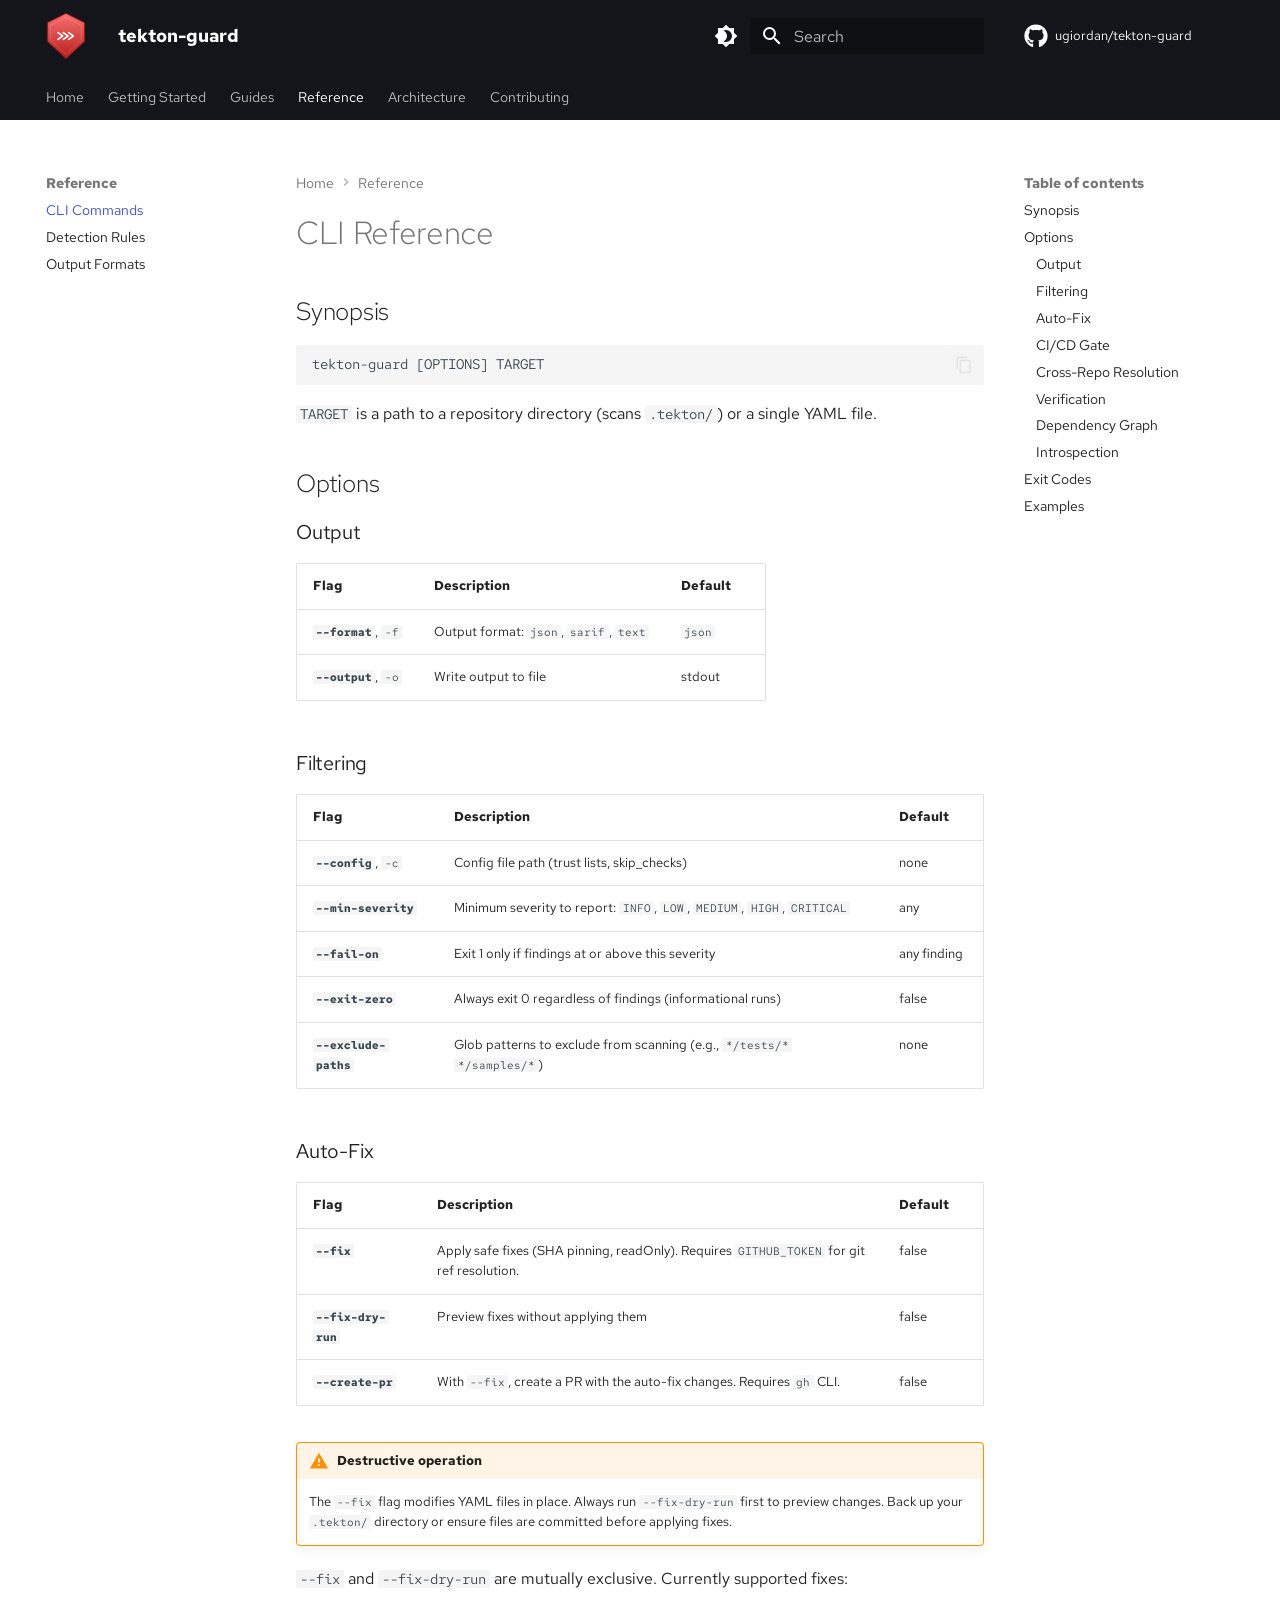
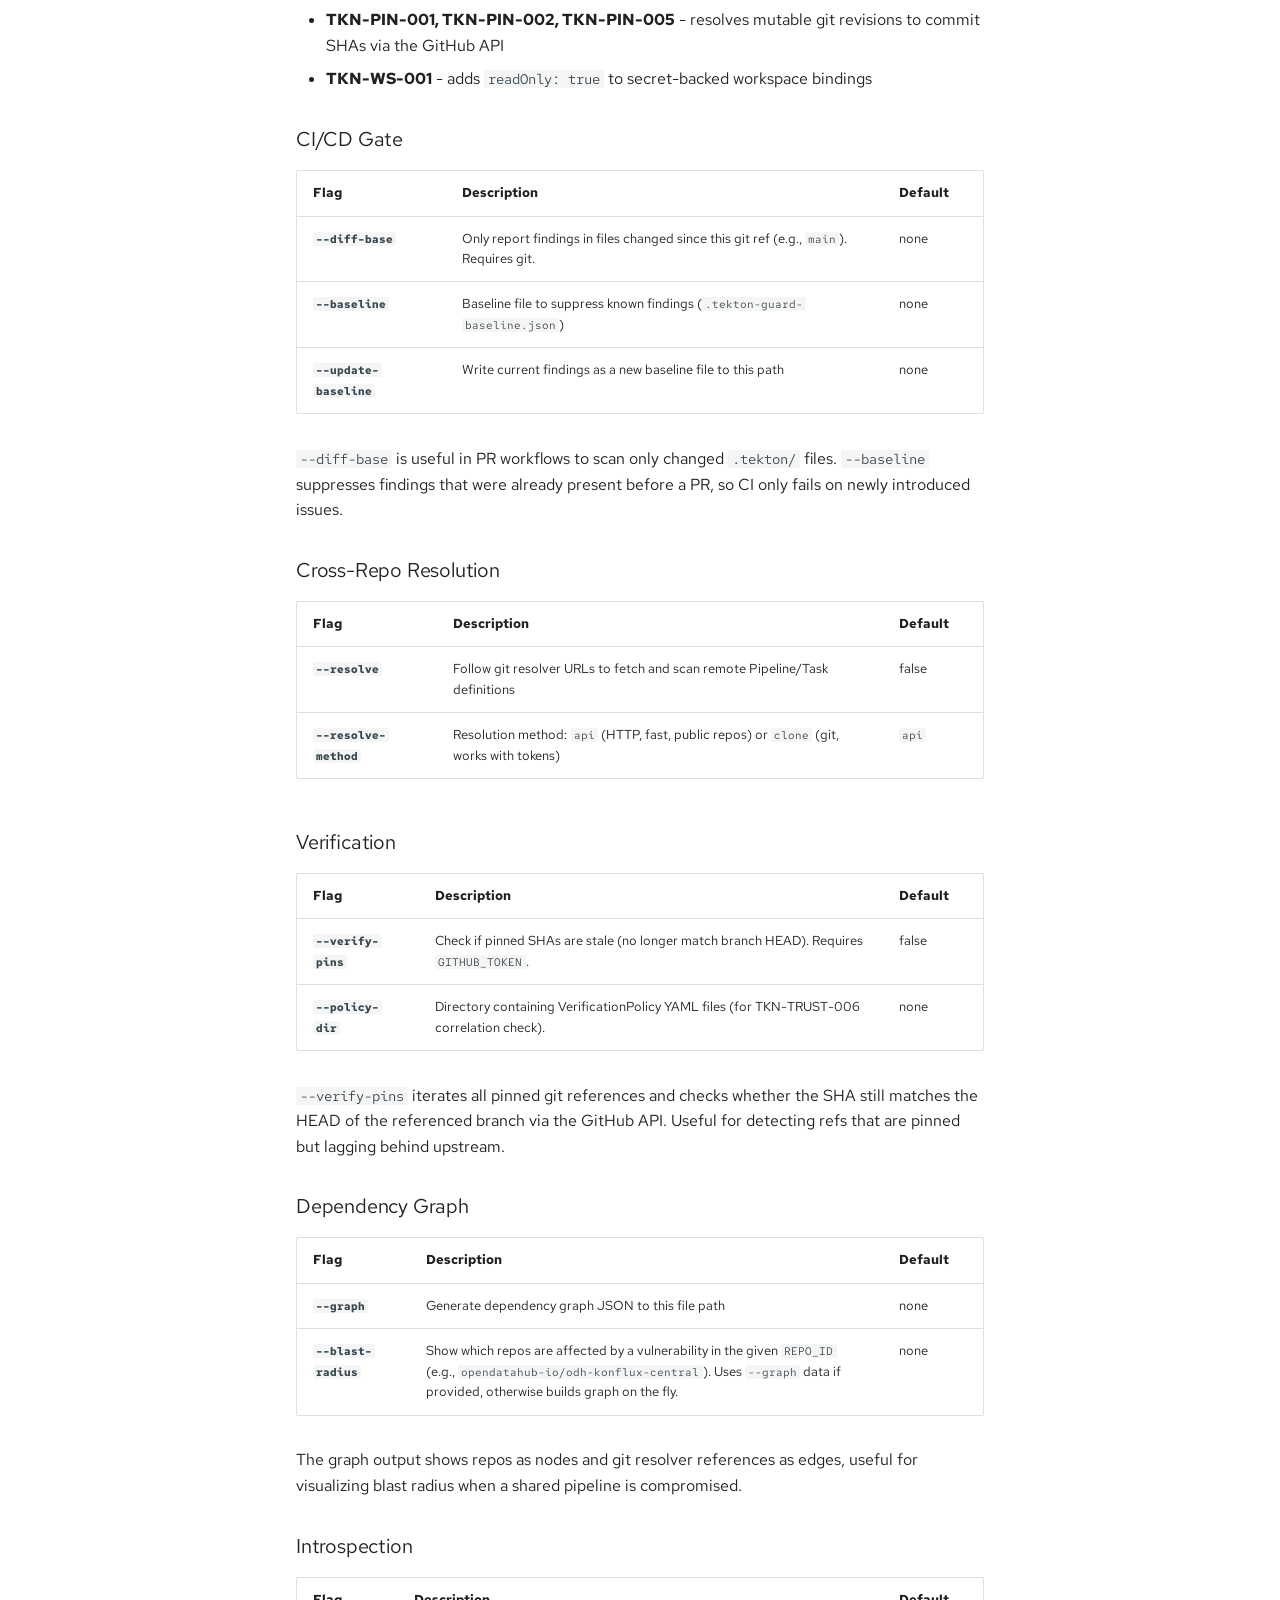
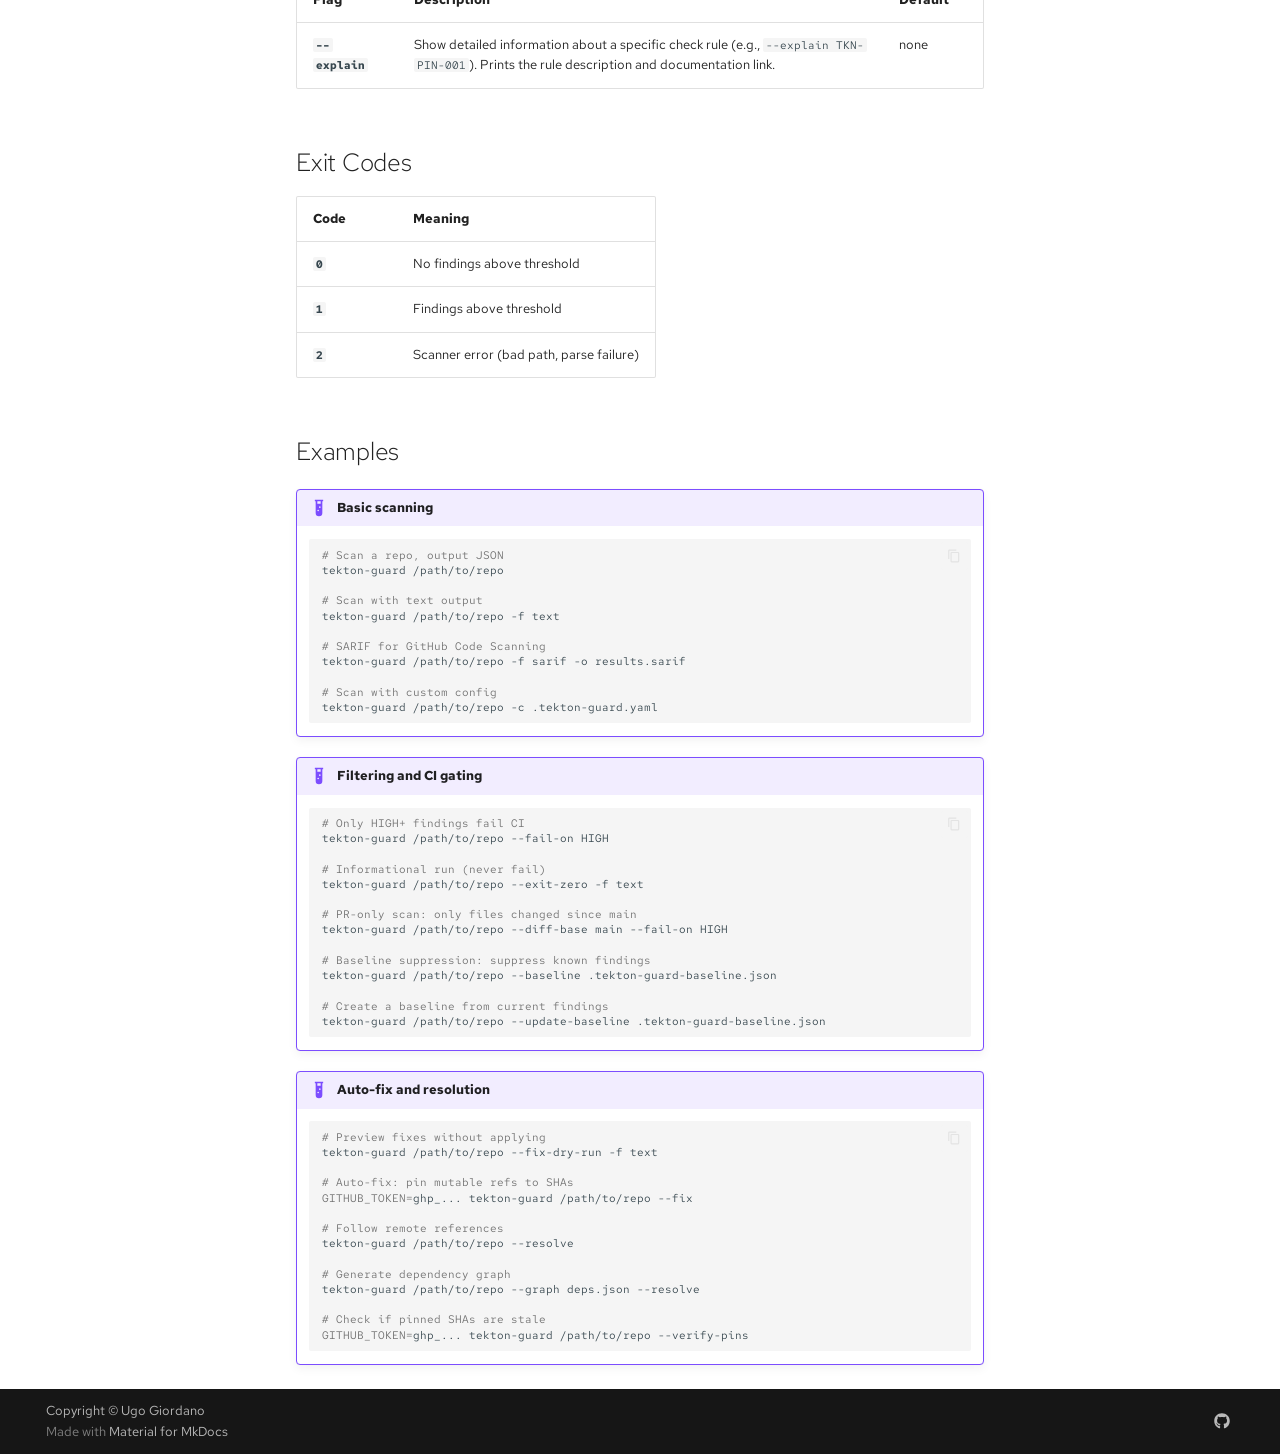
<file: reference/cli/index.html>
<!DOCTYPE html><html lang="en" class="no-js"><head>
    
      <meta charset="utf-8">
      <meta name="viewport" content="width=device-width,initial-scale=1">
      
      
      
        <link rel="canonical" href="https://ugiordan.github.io/tekton-guard/reference/cli/">
      
      
        <link rel="prev" href="../../guides/cross-repo/">
      
      
        <link rel="next" href="../rules/">
      
      
        
      
      
      <link rel="icon" href="../../assets/images/favicon.png">
      <meta name="generator" content="mkdocs-1.6.1, mkdocs-material-9.7.7">
    
    
      
        <title>CLI Commands - tekton-guard</title>
      
    
    
      <link rel="stylesheet" href="../../assets/stylesheets/main.ec1eaa64.min.css">
      
        
        <link rel="stylesheet" href="../../assets/stylesheets/palette.ab4e12ef.min.css">
      
      


    
    
      
    
    
      
        
        
        <link rel="preconnect" href="https://fonts.gstatic.com" crossorigin="">
        <link rel="stylesheet" href="https://fonts.googleapis.com/css?family=Red+Hat+Text:300,300i,400,400i,700,700i%7CRed+Hat+Mono:400,400i,700,700i&amp;display=fallback">
        <style>:root{--md-text-font:"Red Hat Text";--md-code-font:"Red Hat Mono"}</style>
      
    
    
      <link rel="stylesheet" href="../../assets/css/extra.css">
    
    <script>__md_scope=new URL("../..",location),__md_hash=e=>[...e].reduce(((e,_)=>(e<<5)-e+_.charCodeAt(0)),0),__md_get=(e,_=localStorage,t=__md_scope)=>JSON.parse(_.getItem(t.pathname+"."+e)),__md_set=(e,_,t=localStorage,a=__md_scope)=>{try{t.setItem(a.pathname+"."+e,JSON.stringify(_))}catch(e){}}</script>
    
      

    
    
  <link href="../../assets/stylesheets/glightbox.min.css" rel="stylesheet"><script src="../../assets/javascripts/glightbox.min.js"></script><style id="glightbox-style">
            html.glightbox-open { overflow: initial; height: 100%; }
            .gslide-title { margin-top: 0px; user-select: text; }
            .gslide-desc { color: #666; user-select: text; }
            .gslide-image img { background: white; }
            .gscrollbar-fixer { padding-right: 15px; }
            .gdesc-inner { font-size: 0.75rem; }
            body[data-md-color-scheme="slate"] .gdesc-inner { background: var(--md-default-bg-color); }
            body[data-md-color-scheme="slate"] .gslide-title { color: var(--md-default-fg-color); }
            body[data-md-color-scheme="slate"] .gslide-desc { color: var(--md-default-fg-color); }
        </style></head>
  
  
    
    
      
    
    
    
    
    <body dir="ltr" data-md-color-scheme="default" data-md-color-primary="black" data-md-color-accent="indigo">
  
    
    <input class="md-toggle" data-md-toggle="drawer" type="checkbox" id="__drawer" autocomplete="off">
    <input class="md-toggle" data-md-toggle="search" type="checkbox" id="__search" autocomplete="off">
    <label class="md-overlay" for="__drawer"></label>
    <div data-md-component="skip">
      
        
        <a href="#cli-reference" class="md-skip">
          Skip to content
        </a>
      
    </div>
    <div data-md-component="announce">
      
    </div>
    
    
      

<header class="md-header" data-md-component="header">
  <nav class="md-header__inner md-grid" aria-label="Header">
    <a href="../.." title="tekton-guard" class="md-header__button md-logo" aria-label="tekton-guard" data-md-component="logo">
      
  <img src="../../images/logo.svg" alt="logo">

    </a>
    <label class="md-header__button md-icon" for="__drawer">
      
      <svg xmlns="http://www.w3.org/2000/svg" viewBox="0 0 24 24"><path d="M3 6h18v2H3zm0 5h18v2H3zm0 5h18v2H3z"></path></svg>
    </label>
    <div class="md-header__title" data-md-component="header-title">
      <div class="md-header__ellipsis">
        <div class="md-header__topic">
          <span class="md-ellipsis">
            tekton-guard
          </span>
        </div>
        <div class="md-header__topic" data-md-component="header-topic">
          <span class="md-ellipsis">
            
              CLI Commands
            
          </span>
        </div>
      </div>
    </div>
    
      
        <form class="md-header__option" data-md-component="palette">
  
    
    
    
    <input class="md-option" data-md-color-media="" data-md-color-scheme="default" data-md-color-primary="black" data-md-color-accent="indigo" aria-label="Switch to dark mode" type="radio" name="__palette" id="__palette_0">
    
      <label class="md-header__button md-icon" title="Switch to dark mode" for="__palette_1" hidden="">
        <svg xmlns="http://www.w3.org/2000/svg" viewBox="0 0 24 24"><path d="M12 18c-.89 0-1.74-.2-2.5-.55C11.56 16.5 13 14.42 13 12s-1.44-4.5-3.5-5.45C10.26 6.2 11.11 6 12 6a6 6 0 0 1 6 6 6 6 0 0 1-6 6m8-9.31V4h-4.69L12 .69 8.69 4H4v4.69L.69 12 4 15.31V20h4.69L12 23.31 15.31 20H20v-4.69L23.31 12z"></path></svg>
      </label>
    
  
    
    
    
    <input class="md-option" data-md-color-media="" data-md-color-scheme="slate" data-md-color-primary="black" data-md-color-accent="indigo" aria-label="Switch to light mode" type="radio" name="__palette" id="__palette_1">
    
      <label class="md-header__button md-icon" title="Switch to light mode" for="__palette_0" hidden="">
        <svg xmlns="http://www.w3.org/2000/svg" viewBox="0 0 24 24"><path d="M12 8a4 4 0 0 0-4 4 4 4 0 0 0 4 4 4 4 0 0 0 4-4 4 4 0 0 0-4-4m0 10a6 6 0 0 1-6-6 6 6 0 0 1 6-6 6 6 0 0 1 6 6 6 6 0 0 1-6 6m8-9.31V4h-4.69L12 .69 8.69 4H4v4.69L.69 12 4 15.31V20h4.69L12 23.31 15.31 20H20v-4.69L23.31 12z"></path></svg>
      </label>
    
  
</form>
      
    
    
      <script>var palette=__md_get("__palette");if(palette&&palette.color){if("(prefers-color-scheme)"===palette.color.media){var media=matchMedia("(prefers-color-scheme: light)"),input=document.querySelector(media.matches?"[data-md-color-media='(prefers-color-scheme: light)']":"[data-md-color-media='(prefers-color-scheme: dark)']");palette.color.media=input.getAttribute("data-md-color-media"),palette.color.scheme=input.getAttribute("data-md-color-scheme"),palette.color.primary=input.getAttribute("data-md-color-primary"),palette.color.accent=input.getAttribute("data-md-color-accent")}for(var[key,value]of Object.entries(palette.color))document.body.setAttribute("data-md-color-"+key,value)}</script>
    
    
    
      
      
        <label class="md-header__button md-icon" for="__search">
          
          <svg xmlns="http://www.w3.org/2000/svg" viewBox="0 0 24 24"><path d="M9.5 3A6.5 6.5 0 0 1 16 9.5c0 1.61-.59 3.09-1.56 4.23l.27.27h.79l5 5-1.5 1.5-5-5v-.79l-.27-.27A6.52 6.52 0 0 1 9.5 16 6.5 6.5 0 0 1 3 9.5 6.5 6.5 0 0 1 9.5 3m0 2C7 5 5 7 5 9.5S7 14 9.5 14 14 12 14 9.5 12 5 9.5 5"></path></svg>
        </label>
        <div class="md-search" data-md-component="search" role="dialog">
  <label class="md-search__overlay" for="__search"></label>
  <div class="md-search__inner" role="search">
    <form class="md-search__form" name="search">
      <input type="text" class="md-search__input" name="query" aria-label="Search" placeholder="Search" autocapitalize="off" autocorrect="off" autocomplete="off" spellcheck="false" data-md-component="search-query" required="">
      <label class="md-search__icon md-icon" for="__search">
        
        <svg xmlns="http://www.w3.org/2000/svg" viewBox="0 0 24 24"><path d="M9.5 3A6.5 6.5 0 0 1 16 9.5c0 1.61-.59 3.09-1.56 4.23l.27.27h.79l5 5-1.5 1.5-5-5v-.79l-.27-.27A6.52 6.52 0 0 1 9.5 16 6.5 6.5 0 0 1 3 9.5 6.5 6.5 0 0 1 9.5 3m0 2C7 5 5 7 5 9.5S7 14 9.5 14 14 12 14 9.5 12 5 9.5 5"></path></svg>
        
        <svg xmlns="http://www.w3.org/2000/svg" viewBox="0 0 24 24"><path d="M20 11v2H8l5.5 5.5-1.42 1.42L4.16 12l7.92-7.92L13.5 5.5 8 11z"></path></svg>
      </label>
      <nav class="md-search__options" aria-label="Search">
        
          <a href="javascript:void(0)" class="md-search__icon md-icon" title="Share" aria-label="Share" data-clipboard="" data-clipboard-text="" data-md-component="search-share" tabindex="-1">
            
            <svg xmlns="http://www.w3.org/2000/svg" viewBox="0 0 24 24"><path d="M18 16.08c-.76 0-1.44.3-1.96.77L8.91 12.7c.05-.23.09-.46.09-.7s-.04-.47-.09-.7l7.05-4.11c.54.5 1.25.81 2.04.81a3 3 0 0 0 3-3 3 3 0 0 0-3-3 3 3 0 0 0-3 3c0 .24.04.47.09.7L8.04 9.81C7.5 9.31 6.79 9 6 9a3 3 0 0 0-3 3 3 3 0 0 0 3 3c.79 0 1.5-.31 2.04-.81l7.12 4.15c-.05.21-.08.43-.08.66 0 1.61 1.31 2.91 2.92 2.91s2.92-1.3 2.92-2.91A2.92 2.92 0 0 0 18 16.08"></path></svg>
          </a>
        
        <button type="reset" class="md-search__icon md-icon" title="Clear" aria-label="Clear" tabindex="-1">
          
          <svg xmlns="http://www.w3.org/2000/svg" viewBox="0 0 24 24"><path d="M19 6.41 17.59 5 12 10.59 6.41 5 5 6.41 10.59 12 5 17.59 6.41 19 12 13.41 17.59 19 19 17.59 13.41 12z"></path></svg>
        </button>
      </nav>
      
        <div class="md-search__suggest" data-md-component="search-suggest"></div>
      
    </form>
    <div class="md-search__output">
      <div class="md-search__scrollwrap" tabindex="0" data-md-scrollfix="">
        <div class="md-search-result" data-md-component="search-result">
          <div class="md-search-result__meta">
            Initializing search
          </div>
          <ol class="md-search-result__list" role="presentation"></ol>
        </div>
      </div>
    </div>
  </div>
</div>
      
    
    
      <div class="md-header__source">
        <a href="https://github.com/ugiordan/tekton-guard" title="Go to repository" class="md-source" data-md-component="source">
  <div class="md-source__icon md-icon">
    
    <svg xmlns="http://www.w3.org/2000/svg" viewBox="0 0 512 512"><!--! Font Awesome Free 7.1.0 by @fontawesome - https://fontawesome.com License - https://fontawesome.com/license/free (Icons: CC BY 4.0, Fonts: SIL OFL 1.1, Code: MIT License) Copyright 2025 Fonticons, Inc.--><path d="M173.9 397.4c0 2-2.3 3.6-5.2 3.6-3.3.3-5.6-1.3-5.6-3.6 0-2 2.3-3.6 5.2-3.6 3-.3 5.6 1.3 5.6 3.6m-31.1-4.5c-.7 2 1.3 4.3 4.3 4.9 2.6 1 5.6 0 6.2-2s-1.3-4.3-4.3-5.2c-2.6-.7-5.5.3-6.2 2.3m44.2-1.7c-2.9.7-4.9 2.6-4.6 4.9.3 2 2.9 3.3 5.9 2.6 2.9-.7 4.9-2.6 4.6-4.6-.3-1.9-3-3.2-5.9-2.9M252.8 8C114.1 8 8 113.3 8 252c0 110.9 69.8 205.8 169.5 239.2 12.8 2.3 17.3-5.6 17.3-12.1 0-6.2-.3-40.4-.3-61.4 0 0-70 15-84.7-29.8 0 0-11.4-29.1-27.8-36.6 0 0-22.9-15.7 1.6-15.4 0 0 24.9 2 38.6 25.8 21.9 38.6 58.6 27.5 72.9 20.9 2.3-16 8.8-27.1 16-33.7-55.9-6.2-112.3-14.3-112.3-110.5 0-27.5 7.6-41.3 23.6-58.9-2.6-6.5-11.1-33.3 2.6-67.9 20.9-6.5 69 27 69 27 20-5.6 41.5-8.5 62.8-8.5s42.8 2.9 62.8 8.5c0 0 48.1-33.6 69-27 13.7 34.7 5.2 61.4 2.6 67.9 16 17.7 25.8 31.5 25.8 58.9 0 96.5-58.9 104.2-114.8 110.5 9.2 7.9 17 22.9 17 46.4 0 33.7-.3 75.4-.3 83.6 0 6.5 4.6 14.4 17.3 12.1C436.2 457.8 504 362.9 504 252 504 113.3 391.5 8 252.8 8M105.2 352.9c-1.3 1-1 3.3.7 5.2 1.6 1.6 3.9 2.3 5.2 1 1.3-1 1-3.3-.7-5.2-1.6-1.6-3.9-2.3-5.2-1m-10.8-8.1c-.7 1.3.3 2.9 2.3 3.9 1.6 1 3.6.7 4.3-.7.7-1.3-.3-2.9-2.3-3.9-2-.6-3.6-.3-4.3.7m32.4 35.6c-1.6 1.3-1 4.3 1.3 6.2 2.3 2.3 5.2 2.6 6.5 1 1.3-1.3.7-4.3-1.3-6.2-2.2-2.3-5.2-2.6-6.5-1m-11.4-14.7c-1.6 1-1.6 3.6 0 5.9s4.3 3.3 5.6 2.3c1.6-1.3 1.6-3.9 0-6.2-1.4-2.3-4-3.3-5.6-2"></path></svg>
  </div>
  <div class="md-source__repository">
    ugiordan/tekton-guard
  </div>
</a>
      </div>
    
  </nav>
  
</header>
    
    <div class="md-container" data-md-component="container">
      
      
        
          
            
<nav class="md-tabs" aria-label="Tabs" data-md-component="tabs">
  <div class="md-grid">
    <ul class="md-tabs__list">
      
        
  
  
  
  
    <li class="md-tabs__item">
      <a href="../.." class="md-tabs__link">
        
  
  
    
  
  Home

      </a>
    </li>
  

      
        
  
  
  
  
    
    
      <li class="md-tabs__item">
        <a href="../../getting-started/installation/" class="md-tabs__link">
          
  
  
    
  
  Getting Started

        </a>
      </li>
    
  

      
        
  
  
  
  
    
    
      <li class="md-tabs__item">
        <a href="../../guides/ci-integration/" class="md-tabs__link">
          
  
  
    
  
  Guides

        </a>
      </li>
    
  

      
        
  
  
  
    
  
  
    
    
      <li class="md-tabs__item md-tabs__item--active">
        <a href="./" class="md-tabs__link">
          
  
  
    
  
  Reference

        </a>
      </li>
    
  

      
        
  
  
  
  
    
    
      <li class="md-tabs__item">
        <a href="../../architecture/overview/" class="md-tabs__link">
          
  
  
    
  
  Architecture

        </a>
      </li>
    
  

      
        
  
  
  
  
    
    
      <li class="md-tabs__item">
        <a href="../../contributing/setup/" class="md-tabs__link">
          
  
  
    
  
  Contributing

        </a>
      </li>
    
  

      
    </ul>
  </div>
</nav>
          
        
      
      <main class="md-main" data-md-component="main">
        <div class="md-main__inner md-grid">
          
            
              
              <div class="md-sidebar md-sidebar--primary" data-md-component="sidebar" data-md-type="navigation">
                <div class="md-sidebar__scrollwrap">
                  <div class="md-sidebar__inner">
                    


  


<nav class="md-nav md-nav--primary md-nav--lifted" aria-label="Navigation" data-md-level="0">
  <label class="md-nav__title" for="__drawer">
    <a href="../.." title="tekton-guard" class="md-nav__button md-logo" aria-label="tekton-guard" data-md-component="logo">
      
  <img src="../../images/logo.svg" alt="logo">

    </a>
    tekton-guard
  </label>
  
    <div class="md-nav__source">
      <a href="https://github.com/ugiordan/tekton-guard" title="Go to repository" class="md-source" data-md-component="source">
  <div class="md-source__icon md-icon">
    
    <svg xmlns="http://www.w3.org/2000/svg" viewBox="0 0 512 512"><!--! Font Awesome Free 7.1.0 by @fontawesome - https://fontawesome.com License - https://fontawesome.com/license/free (Icons: CC BY 4.0, Fonts: SIL OFL 1.1, Code: MIT License) Copyright 2025 Fonticons, Inc.--><path d="M173.9 397.4c0 2-2.3 3.6-5.2 3.6-3.3.3-5.6-1.3-5.6-3.6 0-2 2.3-3.6 5.2-3.6 3-.3 5.6 1.3 5.6 3.6m-31.1-4.5c-.7 2 1.3 4.3 4.3 4.9 2.6 1 5.6 0 6.2-2s-1.3-4.3-4.3-5.2c-2.6-.7-5.5.3-6.2 2.3m44.2-1.7c-2.9.7-4.9 2.6-4.6 4.9.3 2 2.9 3.3 5.9 2.6 2.9-.7 4.9-2.6 4.6-4.6-.3-1.9-3-3.2-5.9-2.9M252.8 8C114.1 8 8 113.3 8 252c0 110.9 69.8 205.8 169.5 239.2 12.8 2.3 17.3-5.6 17.3-12.1 0-6.2-.3-40.4-.3-61.4 0 0-70 15-84.7-29.8 0 0-11.4-29.1-27.8-36.6 0 0-22.9-15.7 1.6-15.4 0 0 24.9 2 38.6 25.8 21.9 38.6 58.6 27.5 72.9 20.9 2.3-16 8.8-27.1 16-33.7-55.9-6.2-112.3-14.3-112.3-110.5 0-27.5 7.6-41.3 23.6-58.9-2.6-6.5-11.1-33.3 2.6-67.9 20.9-6.5 69 27 69 27 20-5.6 41.5-8.5 62.8-8.5s42.8 2.9 62.8 8.5c0 0 48.1-33.6 69-27 13.7 34.7 5.2 61.4 2.6 67.9 16 17.7 25.8 31.5 25.8 58.9 0 96.5-58.9 104.2-114.8 110.5 9.2 7.9 17 22.9 17 46.4 0 33.7-.3 75.4-.3 83.6 0 6.5 4.6 14.4 17.3 12.1C436.2 457.8 504 362.9 504 252 504 113.3 391.5 8 252.8 8M105.2 352.9c-1.3 1-1 3.3.7 5.2 1.6 1.6 3.9 2.3 5.2 1 1.3-1 1-3.3-.7-5.2-1.6-1.6-3.9-2.3-5.2-1m-10.8-8.1c-.7 1.3.3 2.9 2.3 3.9 1.6 1 3.6.7 4.3-.7.7-1.3-.3-2.9-2.3-3.9-2-.6-3.6-.3-4.3.7m32.4 35.6c-1.6 1.3-1 4.3 1.3 6.2 2.3 2.3 5.2 2.6 6.5 1 1.3-1.3.7-4.3-1.3-6.2-2.2-2.3-5.2-2.6-6.5-1m-11.4-14.7c-1.6 1-1.6 3.6 0 5.9s4.3 3.3 5.6 2.3c1.6-1.3 1.6-3.9 0-6.2-1.4-2.3-4-3.3-5.6-2"></path></svg>
  </div>
  <div class="md-source__repository">
    ugiordan/tekton-guard
  </div>
</a>
    </div>
  
  <ul class="md-nav__list" data-md-scrollfix="">
    
      
      
  
  
  
  
    <li class="md-nav__item">
      <a href="../.." class="md-nav__link">
        
  
  
  <span class="md-ellipsis">
    
  
    Home
  

    
  </span>
  
  

      </a>
    </li>
  

    
      
      
  
  
  
  
    
    
      
        
      
        
      
    
    
    
      
      
        
      
    
    
    <li class="md-nav__item md-nav__item--nested">
      
        
        
        <input class="md-nav__toggle md-toggle " type="checkbox" id="__nav_2">
        
          
          <label class="md-nav__link" for="__nav_2" id="__nav_2_label" tabindex="0">
            
  
  
  <span class="md-ellipsis">
    
  
    Getting Started
  

    
  </span>
  
  

            <span class="md-nav__icon md-icon"></span>
          </label>
        
        <nav class="md-nav" data-md-level="1" aria-labelledby="__nav_2_label" aria-expanded="false">
          <label class="md-nav__title" for="__nav_2">
            <span class="md-nav__icon md-icon"></span>
            
  
    Getting Started
  

          </label>
          <ul class="md-nav__list" data-md-scrollfix="">
            
              
                
  
  
  
  
    <li class="md-nav__item">
      <a href="../../getting-started/installation/" class="md-nav__link">
        
  
  
  <span class="md-ellipsis">
    
  
    Installation
  

    
  </span>
  
  

      </a>
    </li>
  

              
            
              
                
  
  
  
  
    <li class="md-nav__item">
      <a href="../../getting-started/quickstart/" class="md-nav__link">
        
  
  
  <span class="md-ellipsis">
    
  
    Quick Start
  

    
  </span>
  
  

      </a>
    </li>
  

              
            
          </ul>
        </nav>
      
    </li>
  

    
      
      
  
  
  
  
    
    
      
        
      
        
      
        
      
        
      
        
      
    
    
    
      
      
        
      
    
    
    <li class="md-nav__item md-nav__item--nested">
      
        
        
        <input class="md-nav__toggle md-toggle " type="checkbox" id="__nav_3">
        
          
          <label class="md-nav__link" for="__nav_3" id="__nav_3_label" tabindex="0">
            
  
  
  <span class="md-ellipsis">
    
  
    Guides
  

    
  </span>
  
  

            <span class="md-nav__icon md-icon"></span>
          </label>
        
        <nav class="md-nav" data-md-level="1" aria-labelledby="__nav_3_label" aria-expanded="false">
          <label class="md-nav__title" for="__nav_3">
            <span class="md-nav__icon md-icon"></span>
            
  
    Guides
  

          </label>
          <ul class="md-nav__list" data-md-scrollfix="">
            
              
                
  
  
  
  
    <li class="md-nav__item">
      <a href="../../guides/ci-integration/" class="md-nav__link">
        
  
  
  <span class="md-ellipsis">
    
  
    CI Integration
  

    
  </span>
  
  

      </a>
    </li>
  

              
            
              
                
  
  
  
  
    <li class="md-nav__item">
      <a href="../../guides/findings/" class="md-nav__link">
        
  
  
  <span class="md-ellipsis">
    
  
    Understanding Findings
  

    
  </span>
  
  

      </a>
    </li>
  

              
            
              
                
  
  
  
  
    <li class="md-nav__item">
      <a href="../../guides/configuration/" class="md-nav__link">
        
  
  
  <span class="md-ellipsis">
    
  
    Configuration
  

    
  </span>
  
  

      </a>
    </li>
  

              
            
              
                
  
  
  
  
    <li class="md-nav__item">
      <a href="../../guides/false-positives/" class="md-nav__link">
        
  
  
  <span class="md-ellipsis">
    
  
    False Positive Tuning
  

    
  </span>
  
  

      </a>
    </li>
  

              
            
              
                
  
  
  
  
    <li class="md-nav__item">
      <a href="../../guides/cross-repo/" class="md-nav__link">
        
  
  
  <span class="md-ellipsis">
    
  
    Cross-Repo Resolution
  

    
  </span>
  
  

      </a>
    </li>
  

              
            
          </ul>
        </nav>
      
    </li>
  

    
      
      
  
  
    
  
  
  
    
    
      
        
      
        
      
        
      
    
    
    
      
        
        
      
      
        
      
    
    
    <li class="md-nav__item md-nav__item--active md-nav__item--section md-nav__item--nested">
      
        
        
        <input class="md-nav__toggle md-toggle " type="checkbox" id="__nav_4" checked="">
        
          
          <label class="md-nav__link" for="__nav_4" id="__nav_4_label" tabindex="">
            
  
  
  <span class="md-ellipsis">
    
  
    Reference
  

    
  </span>
  
  

            <span class="md-nav__icon md-icon"></span>
          </label>
        
        <nav class="md-nav" data-md-level="1" aria-labelledby="__nav_4_label" aria-expanded="true">
          <label class="md-nav__title" for="__nav_4">
            <span class="md-nav__icon md-icon"></span>
            
  
    Reference
  

          </label>
          <ul class="md-nav__list" data-md-scrollfix="">
            
              
                
  
  
    
  
  
  
    <li class="md-nav__item md-nav__item--active">
      
      <input class="md-nav__toggle md-toggle" type="checkbox" id="__toc">
      
      
        
      
      
        <label class="md-nav__link md-nav__link--active" for="__toc">
          
  
  
  <span class="md-ellipsis">
    
  
    CLI Commands
  

    
  </span>
  
  

          <span class="md-nav__icon md-icon"></span>
        </label>
      
      <a href="./" class="md-nav__link md-nav__link--active">
        
  
  
  <span class="md-ellipsis">
    
  
    CLI Commands
  

    
  </span>
  
  

      </a>
      
        

<nav class="md-nav md-nav--secondary" aria-label="Table of contents">
  
  
  
    
  
  
    <label class="md-nav__title" for="__toc">
      <span class="md-nav__icon md-icon"></span>
      Table of contents
    </label>
    <ul class="md-nav__list" data-md-component="toc" data-md-scrollfix="">
      
        <li class="md-nav__item">
  <a href="#synopsis" class="md-nav__link">
    <span class="md-ellipsis">
      
        Synopsis
      
    </span>
  </a>
  
</li>
      
        <li class="md-nav__item">
  <a href="#options" class="md-nav__link">
    <span class="md-ellipsis">
      
        Options
      
    </span>
  </a>
  
    <nav class="md-nav" aria-label="Options">
      <ul class="md-nav__list">
        
          <li class="md-nav__item">
  <a href="#output" class="md-nav__link">
    <span class="md-ellipsis">
      
        Output
      
    </span>
  </a>
  
</li>
        
          <li class="md-nav__item">
  <a href="#filtering" class="md-nav__link">
    <span class="md-ellipsis">
      
        Filtering
      
    </span>
  </a>
  
</li>
        
          <li class="md-nav__item">
  <a href="#auto-fix" class="md-nav__link">
    <span class="md-ellipsis">
      
        Auto-Fix
      
    </span>
  </a>
  
</li>
        
          <li class="md-nav__item">
  <a href="#cicd-gate" class="md-nav__link">
    <span class="md-ellipsis">
      
        CI/CD Gate
      
    </span>
  </a>
  
</li>
        
          <li class="md-nav__item">
  <a href="#cross-repo-resolution" class="md-nav__link">
    <span class="md-ellipsis">
      
        Cross-Repo Resolution
      
    </span>
  </a>
  
</li>
        
          <li class="md-nav__item">
  <a href="#verification" class="md-nav__link">
    <span class="md-ellipsis">
      
        Verification
      
    </span>
  </a>
  
</li>
        
          <li class="md-nav__item">
  <a href="#dependency-graph" class="md-nav__link">
    <span class="md-ellipsis">
      
        Dependency Graph
      
    </span>
  </a>
  
</li>
        
          <li class="md-nav__item">
  <a href="#introspection" class="md-nav__link">
    <span class="md-ellipsis">
      
        Introspection
      
    </span>
  </a>
  
</li>
        
      </ul>
    </nav>
  
</li>
      
        <li class="md-nav__item">
  <a href="#exit-codes" class="md-nav__link">
    <span class="md-ellipsis">
      
        Exit Codes
      
    </span>
  </a>
  
</li>
      
        <li class="md-nav__item">
  <a href="#examples" class="md-nav__link">
    <span class="md-ellipsis">
      
        Examples
      
    </span>
  </a>
  
</li>
      
    </ul>
  
</nav>
      
    </li>
  

              
            
              
                
  
  
  
  
    <li class="md-nav__item">
      <a href="../rules/" class="md-nav__link">
        
  
  
  <span class="md-ellipsis">
    
  
    Detection Rules
  

    
  </span>
  
  

      </a>
    </li>
  

              
            
              
                
  
  
  
  
    <li class="md-nav__item">
      <a href="../output-formats/" class="md-nav__link">
        
  
  
  <span class="md-ellipsis">
    
  
    Output Formats
  

    
  </span>
  
  

      </a>
    </li>
  

              
            
          </ul>
        </nav>
      
    </li>
  

    
      
      
  
  
  
  
    
    
      
        
      
    
    
    
      
      
        
      
    
    
    <li class="md-nav__item md-nav__item--nested">
      
        
        
        <input class="md-nav__toggle md-toggle " type="checkbox" id="__nav_5">
        
          
          <label class="md-nav__link" for="__nav_5" id="__nav_5_label" tabindex="0">
            
  
  
  <span class="md-ellipsis">
    
  
    Architecture
  

    
  </span>
  
  

            <span class="md-nav__icon md-icon"></span>
          </label>
        
        <nav class="md-nav" data-md-level="1" aria-labelledby="__nav_5_label" aria-expanded="false">
          <label class="md-nav__title" for="__nav_5">
            <span class="md-nav__icon md-icon"></span>
            
  
    Architecture
  

          </label>
          <ul class="md-nav__list" data-md-scrollfix="">
            
              
                
  
  
  
  
    <li class="md-nav__item">
      <a href="../../architecture/overview/" class="md-nav__link">
        
  
  
  <span class="md-ellipsis">
    
  
    Design Overview
  

    
  </span>
  
  

      </a>
    </li>
  

              
            
          </ul>
        </nav>
      
    </li>
  

    
      
      
  
  
  
  
    
    
      
        
      
        
      
    
    
    
      
      
        
      
    
    
    <li class="md-nav__item md-nav__item--nested">
      
        
        
        <input class="md-nav__toggle md-toggle " type="checkbox" id="__nav_6">
        
          
          <label class="md-nav__link" for="__nav_6" id="__nav_6_label" tabindex="0">
            
  
  
  <span class="md-ellipsis">
    
  
    Contributing
  

    
  </span>
  
  

            <span class="md-nav__icon md-icon"></span>
          </label>
        
        <nav class="md-nav" data-md-level="1" aria-labelledby="__nav_6_label" aria-expanded="false">
          <label class="md-nav__title" for="__nav_6">
            <span class="md-nav__icon md-icon"></span>
            
  
    Contributing
  

          </label>
          <ul class="md-nav__list" data-md-scrollfix="">
            
              
                
  
  
  
  
    <li class="md-nav__item">
      <a href="../../contributing/setup/" class="md-nav__link">
        
  
  
  <span class="md-ellipsis">
    
  
    Development Setup
  

    
  </span>
  
  

      </a>
    </li>
  

              
            
              
                
  
  
  
  
    <li class="md-nav__item">
      <a href="../../contributing/rules/" class="md-nav__link">
        
  
  
  <span class="md-ellipsis">
    
  
    Adding Rules
  

    
  </span>
  
  

      </a>
    </li>
  

              
            
          </ul>
        </nav>
      
    </li>
  

    
  </ul>
</nav>
                  </div>
                </div>
              </div>
            
            
              
              <div class="md-sidebar md-sidebar--secondary" data-md-component="sidebar" data-md-type="toc">
                <div class="md-sidebar__scrollwrap">
                  <div class="md-sidebar__inner">
                    

<nav class="md-nav md-nav--secondary" aria-label="Table of contents">
  
  
  
    
  
  
    <label class="md-nav__title" for="__toc">
      <span class="md-nav__icon md-icon"></span>
      Table of contents
    </label>
    <ul class="md-nav__list" data-md-component="toc" data-md-scrollfix="">
      
        <li class="md-nav__item">
  <a href="#synopsis" class="md-nav__link">
    <span class="md-ellipsis">
      
        Synopsis
      
    </span>
  </a>
  
</li>
      
        <li class="md-nav__item">
  <a href="#options" class="md-nav__link">
    <span class="md-ellipsis">
      
        Options
      
    </span>
  </a>
  
    <nav class="md-nav" aria-label="Options">
      <ul class="md-nav__list">
        
          <li class="md-nav__item">
  <a href="#output" class="md-nav__link">
    <span class="md-ellipsis">
      
        Output
      
    </span>
  </a>
  
</li>
        
          <li class="md-nav__item">
  <a href="#filtering" class="md-nav__link">
    <span class="md-ellipsis">
      
        Filtering
      
    </span>
  </a>
  
</li>
        
          <li class="md-nav__item">
  <a href="#auto-fix" class="md-nav__link">
    <span class="md-ellipsis">
      
        Auto-Fix
      
    </span>
  </a>
  
</li>
        
          <li class="md-nav__item">
  <a href="#cicd-gate" class="md-nav__link">
    <span class="md-ellipsis">
      
        CI/CD Gate
      
    </span>
  </a>
  
</li>
        
          <li class="md-nav__item">
  <a href="#cross-repo-resolution" class="md-nav__link">
    <span class="md-ellipsis">
      
        Cross-Repo Resolution
      
    </span>
  </a>
  
</li>
        
          <li class="md-nav__item">
  <a href="#verification" class="md-nav__link">
    <span class="md-ellipsis">
      
        Verification
      
    </span>
  </a>
  
</li>
        
          <li class="md-nav__item">
  <a href="#dependency-graph" class="md-nav__link">
    <span class="md-ellipsis">
      
        Dependency Graph
      
    </span>
  </a>
  
</li>
        
          <li class="md-nav__item">
  <a href="#introspection" class="md-nav__link">
    <span class="md-ellipsis">
      
        Introspection
      
    </span>
  </a>
  
</li>
        
      </ul>
    </nav>
  
</li>
      
        <li class="md-nav__item">
  <a href="#exit-codes" class="md-nav__link">
    <span class="md-ellipsis">
      
        Exit Codes
      
    </span>
  </a>
  
</li>
      
        <li class="md-nav__item">
  <a href="#examples" class="md-nav__link">
    <span class="md-ellipsis">
      
        Examples
      
    </span>
  </a>
  
</li>
      
    </ul>
  
</nav>
                  </div>
                </div>
              </div>
            
          
          
            <div class="md-content" data-md-component="content">
              
                



  


  <nav class="md-path" aria-label="Navigation">
    <ol class="md-path__list">
      
        
  
  
    <li class="md-path__item">
      <a href="../.." class="md-path__link">
        
  <span class="md-ellipsis">
    Home
  </span>

      </a>
    </li>
  

      
      
        
  
  
    
    
      <li class="md-path__item">
        <a href="./" class="md-path__link">
          
  <span class="md-ellipsis">
    Reference
  </span>

        </a>
      </li>
    
  

      
    </ol>
  </nav>

              
              <article class="md-content__inner md-typeset">
                
                  


  
  


<h1 id="cli-reference">CLI Reference<a class="headerlink" href="#cli-reference" title="Permanent link">¶</a></h1>
<h2 id="synopsis">Synopsis<a class="headerlink" href="#synopsis" title="Permanent link">¶</a></h2>
<div class="highlight"><pre><span></span><code><a id="__codelineno-0-1" name="__codelineno-0-1" href="#__codelineno-0-1"></a>tekton-guard [OPTIONS] TARGET
</code></pre></div>
<p><code>TARGET</code> is a path to a repository directory (scans <code>.tekton/</code>) or a single YAML file.</p>
<h2 id="options">Options<a class="headerlink" href="#options" title="Permanent link">¶</a></h2>
<h3 id="output">Output<a class="headerlink" href="#output" title="Permanent link">¶</a></h3>
<table>
<thead>
<tr>
<th>Flag</th>
<th>Description</th>
<th>Default</th>
</tr>
</thead>
<tbody>
<tr>
<td><strong><code>--format</code></strong>, <code>-f</code></td>
<td>Output format: <code>json</code>, <code>sarif</code>, <code>text</code></td>
<td><code>json</code></td>
</tr>
<tr>
<td><strong><code>--output</code></strong>, <code>-o</code></td>
<td>Write output to file</td>
<td>stdout</td>
</tr>
</tbody>
</table>
<h3 id="filtering">Filtering<a class="headerlink" href="#filtering" title="Permanent link">¶</a></h3>
<table>
<thead>
<tr>
<th>Flag</th>
<th>Description</th>
<th>Default</th>
</tr>
</thead>
<tbody>
<tr>
<td><strong><code>--config</code></strong>, <code>-c</code></td>
<td>Config file path (trust lists, skip_checks)</td>
<td>none</td>
</tr>
<tr>
<td><strong><code>--min-severity</code></strong></td>
<td>Minimum severity to report: <code>INFO</code>, <code>LOW</code>, <code>MEDIUM</code>, <code>HIGH</code>, <code>CRITICAL</code></td>
<td>any</td>
</tr>
<tr>
<td><strong><code>--fail-on</code></strong></td>
<td>Exit 1 only if findings at or above this severity</td>
<td>any finding</td>
</tr>
<tr>
<td><strong><code>--exit-zero</code></strong></td>
<td>Always exit 0 regardless of findings (informational runs)</td>
<td>false</td>
</tr>
<tr>
<td><strong><code>--exclude-paths</code></strong></td>
<td>Glob patterns to exclude from scanning (e.g., <code>*/tests/*</code> <code>*/samples/*</code>)</td>
<td>none</td>
</tr>
</tbody>
</table>
<h3 id="auto-fix">Auto-Fix<a class="headerlink" href="#auto-fix" title="Permanent link">¶</a></h3>
<table>
<thead>
<tr>
<th>Flag</th>
<th>Description</th>
<th>Default</th>
</tr>
</thead>
<tbody>
<tr>
<td><strong><code>--fix</code></strong></td>
<td>Apply safe fixes (SHA pinning, readOnly). Requires <code>GITHUB_TOKEN</code> for git ref resolution.</td>
<td>false</td>
</tr>
<tr>
<td><strong><code>--fix-dry-run</code></strong></td>
<td>Preview fixes without applying them</td>
<td>false</td>
</tr>
<tr>
<td><strong><code>--create-pr</code></strong></td>
<td>With <code>--fix</code>, create a PR with the auto-fix changes. Requires <code>gh</code> CLI.</td>
<td>false</td>
</tr>
</tbody>
</table>
<div class="admonition warning">
<p class="admonition-title">Destructive operation</p>
<p>The <code>--fix</code> flag modifies YAML files in place. Always run <code>--fix-dry-run</code> first to preview changes. Back up your <code>.tekton/</code> directory or ensure files are committed before applying fixes.</p>
</div>
<p><code>--fix</code> and <code>--fix-dry-run</code> are mutually exclusive. Currently supported fixes:</p>
<ul>
<li><strong>TKN-PIN-001, TKN-PIN-002, TKN-PIN-005</strong> - resolves mutable git revisions to commit SHAs via the GitHub API</li>
<li><strong>TKN-WS-001</strong> - adds <code>readOnly: true</code> to secret-backed workspace bindings</li>
</ul>
<h3 id="cicd-gate">CI/CD Gate<a class="headerlink" href="#cicd-gate" title="Permanent link">¶</a></h3>
<table>
<thead>
<tr>
<th>Flag</th>
<th>Description</th>
<th>Default</th>
</tr>
</thead>
<tbody>
<tr>
<td><strong><code>--diff-base</code></strong></td>
<td>Only report findings in files changed since this git ref (e.g., <code>main</code>). Requires git.</td>
<td>none</td>
</tr>
<tr>
<td><strong><code>--baseline</code></strong></td>
<td>Baseline file to suppress known findings (<code>.tekton-guard-baseline.json</code>)</td>
<td>none</td>
</tr>
<tr>
<td><strong><code>--update-baseline</code></strong></td>
<td>Write current findings as a new baseline file to this path</td>
<td>none</td>
</tr>
</tbody>
</table>
<p><code>--diff-base</code> is useful in PR workflows to scan only changed <code>.tekton/</code> files. <code>--baseline</code> suppresses findings that were already present before a PR, so CI only fails on newly introduced issues.</p>
<h3 id="cross-repo-resolution">Cross-Repo Resolution<a class="headerlink" href="#cross-repo-resolution" title="Permanent link">¶</a></h3>
<table>
<thead>
<tr>
<th>Flag</th>
<th>Description</th>
<th>Default</th>
</tr>
</thead>
<tbody>
<tr>
<td><strong><code>--resolve</code></strong></td>
<td>Follow git resolver URLs to fetch and scan remote Pipeline/Task definitions</td>
<td>false</td>
</tr>
<tr>
<td><strong><code>--resolve-method</code></strong></td>
<td>Resolution method: <code>api</code> (HTTP, fast, public repos) or <code>clone</code> (git, works with tokens)</td>
<td><code>api</code></td>
</tr>
</tbody>
</table>
<h3 id="verification">Verification<a class="headerlink" href="#verification" title="Permanent link">¶</a></h3>
<table>
<thead>
<tr>
<th>Flag</th>
<th>Description</th>
<th>Default</th>
</tr>
</thead>
<tbody>
<tr>
<td><strong><code>--verify-pins</code></strong></td>
<td>Check if pinned SHAs are stale (no longer match branch HEAD). Requires <code>GITHUB_TOKEN</code>.</td>
<td>false</td>
</tr>
<tr>
<td><strong><code>--policy-dir</code></strong></td>
<td>Directory containing VerificationPolicy YAML files (for TKN-TRUST-006 correlation check).</td>
<td>none</td>
</tr>
</tbody>
</table>
<p><code>--verify-pins</code> iterates all pinned git references and checks whether the SHA still matches the HEAD of the referenced branch via the GitHub API. Useful for detecting refs that are pinned but lagging behind upstream.</p>
<h3 id="dependency-graph">Dependency Graph<a class="headerlink" href="#dependency-graph" title="Permanent link">¶</a></h3>
<table>
<thead>
<tr>
<th>Flag</th>
<th>Description</th>
<th>Default</th>
</tr>
</thead>
<tbody>
<tr>
<td><strong><code>--graph</code></strong></td>
<td>Generate dependency graph JSON to this file path</td>
<td>none</td>
</tr>
<tr>
<td><strong><code>--blast-radius</code></strong></td>
<td>Show which repos are affected by a vulnerability in the given <code>REPO_ID</code> (e.g., <code>opendatahub-io/odh-konflux-central</code>). Uses <code>--graph</code> data if provided, otherwise builds graph on the fly.</td>
<td>none</td>
</tr>
</tbody>
</table>
<p>The graph output shows repos as nodes and git resolver references as edges, useful for visualizing blast radius when a shared pipeline is compromised.</p>
<h3 id="introspection">Introspection<a class="headerlink" href="#introspection" title="Permanent link">¶</a></h3>
<table>
<thead>
<tr>
<th>Flag</th>
<th>Description</th>
<th>Default</th>
</tr>
</thead>
<tbody>
<tr>
<td><strong><code>--explain</code></strong></td>
<td>Show detailed information about a specific check rule (e.g., <code>--explain TKN-PIN-001</code>). Prints the rule description and documentation link.</td>
<td>none</td>
</tr>
</tbody>
</table>
<h2 id="exit-codes">Exit Codes<a class="headerlink" href="#exit-codes" title="Permanent link">¶</a></h2>
<table>
<thead>
<tr>
<th>Code</th>
<th>Meaning</th>
</tr>
</thead>
<tbody>
<tr>
<td><strong><code>0</code></strong></td>
<td>No findings above threshold</td>
</tr>
<tr>
<td><strong><code>1</code></strong></td>
<td>Findings above threshold</td>
</tr>
<tr>
<td><strong><code>2</code></strong></td>
<td>Scanner error (bad path, parse failure)</td>
</tr>
</tbody>
</table>
<h2 id="examples">Examples<a class="headerlink" href="#examples" title="Permanent link">¶</a></h2>
<div class="admonition example">
<p class="admonition-title">Basic scanning</p>
<div class="highlight"><pre><span></span><code><a id="__codelineno-1-1" name="__codelineno-1-1" href="#__codelineno-1-1"></a><span class="c1"># Scan a repo, output JSON</span>
<a id="__codelineno-1-2" name="__codelineno-1-2" href="#__codelineno-1-2"></a>tekton-guard<span class="w"> </span>/path/to/repo
<a id="__codelineno-1-3" name="__codelineno-1-3" href="#__codelineno-1-3"></a>
<a id="__codelineno-1-4" name="__codelineno-1-4" href="#__codelineno-1-4"></a><span class="c1"># Scan with text output</span>
<a id="__codelineno-1-5" name="__codelineno-1-5" href="#__codelineno-1-5"></a>tekton-guard<span class="w"> </span>/path/to/repo<span class="w"> </span>-f<span class="w"> </span>text
<a id="__codelineno-1-6" name="__codelineno-1-6" href="#__codelineno-1-6"></a>
<a id="__codelineno-1-7" name="__codelineno-1-7" href="#__codelineno-1-7"></a><span class="c1"># SARIF for GitHub Code Scanning</span>
<a id="__codelineno-1-8" name="__codelineno-1-8" href="#__codelineno-1-8"></a>tekton-guard<span class="w"> </span>/path/to/repo<span class="w"> </span>-f<span class="w"> </span>sarif<span class="w"> </span>-o<span class="w"> </span>results.sarif
<a id="__codelineno-1-9" name="__codelineno-1-9" href="#__codelineno-1-9"></a>
<a id="__codelineno-1-10" name="__codelineno-1-10" href="#__codelineno-1-10"></a><span class="c1"># Scan with custom config</span>
<a id="__codelineno-1-11" name="__codelineno-1-11" href="#__codelineno-1-11"></a>tekton-guard<span class="w"> </span>/path/to/repo<span class="w"> </span>-c<span class="w"> </span>.tekton-guard.yaml
</code></pre></div>
</div>
<div class="admonition example">
<p class="admonition-title">Filtering and CI gating</p>
<div class="highlight"><pre><span></span><code><a id="__codelineno-2-1" name="__codelineno-2-1" href="#__codelineno-2-1"></a><span class="c1"># Only HIGH+ findings fail CI</span>
<a id="__codelineno-2-2" name="__codelineno-2-2" href="#__codelineno-2-2"></a>tekton-guard<span class="w"> </span>/path/to/repo<span class="w"> </span>--fail-on<span class="w"> </span>HIGH
<a id="__codelineno-2-3" name="__codelineno-2-3" href="#__codelineno-2-3"></a>
<a id="__codelineno-2-4" name="__codelineno-2-4" href="#__codelineno-2-4"></a><span class="c1"># Informational run (never fail)</span>
<a id="__codelineno-2-5" name="__codelineno-2-5" href="#__codelineno-2-5"></a>tekton-guard<span class="w"> </span>/path/to/repo<span class="w"> </span>--exit-zero<span class="w"> </span>-f<span class="w"> </span>text
<a id="__codelineno-2-6" name="__codelineno-2-6" href="#__codelineno-2-6"></a>
<a id="__codelineno-2-7" name="__codelineno-2-7" href="#__codelineno-2-7"></a><span class="c1"># PR-only scan: only files changed since main</span>
<a id="__codelineno-2-8" name="__codelineno-2-8" href="#__codelineno-2-8"></a>tekton-guard<span class="w"> </span>/path/to/repo<span class="w"> </span>--diff-base<span class="w"> </span>main<span class="w"> </span>--fail-on<span class="w"> </span>HIGH
<a id="__codelineno-2-9" name="__codelineno-2-9" href="#__codelineno-2-9"></a>
<a id="__codelineno-2-10" name="__codelineno-2-10" href="#__codelineno-2-10"></a><span class="c1"># Baseline suppression: suppress known findings</span>
<a id="__codelineno-2-11" name="__codelineno-2-11" href="#__codelineno-2-11"></a>tekton-guard<span class="w"> </span>/path/to/repo<span class="w"> </span>--baseline<span class="w"> </span>.tekton-guard-baseline.json
<a id="__codelineno-2-12" name="__codelineno-2-12" href="#__codelineno-2-12"></a>
<a id="__codelineno-2-13" name="__codelineno-2-13" href="#__codelineno-2-13"></a><span class="c1"># Create a baseline from current findings</span>
<a id="__codelineno-2-14" name="__codelineno-2-14" href="#__codelineno-2-14"></a>tekton-guard<span class="w"> </span>/path/to/repo<span class="w"> </span>--update-baseline<span class="w"> </span>.tekton-guard-baseline.json
</code></pre></div>
</div>
<div class="admonition example">
<p class="admonition-title">Auto-fix and resolution</p>
<div class="highlight"><pre><span></span><code><a id="__codelineno-3-1" name="__codelineno-3-1" href="#__codelineno-3-1"></a><span class="c1"># Preview fixes without applying</span>
<a id="__codelineno-3-2" name="__codelineno-3-2" href="#__codelineno-3-2"></a>tekton-guard<span class="w"> </span>/path/to/repo<span class="w"> </span>--fix-dry-run<span class="w"> </span>-f<span class="w"> </span>text
<a id="__codelineno-3-3" name="__codelineno-3-3" href="#__codelineno-3-3"></a>
<a id="__codelineno-3-4" name="__codelineno-3-4" href="#__codelineno-3-4"></a><span class="c1"># Auto-fix: pin mutable refs to SHAs</span>
<a id="__codelineno-3-5" name="__codelineno-3-5" href="#__codelineno-3-5"></a><span class="nv">GITHUB_TOKEN</span><span class="o">=</span>ghp_...<span class="w"> </span>tekton-guard<span class="w"> </span>/path/to/repo<span class="w"> </span>--fix
<a id="__codelineno-3-6" name="__codelineno-3-6" href="#__codelineno-3-6"></a>
<a id="__codelineno-3-7" name="__codelineno-3-7" href="#__codelineno-3-7"></a><span class="c1"># Follow remote references</span>
<a id="__codelineno-3-8" name="__codelineno-3-8" href="#__codelineno-3-8"></a>tekton-guard<span class="w"> </span>/path/to/repo<span class="w"> </span>--resolve
<a id="__codelineno-3-9" name="__codelineno-3-9" href="#__codelineno-3-9"></a>
<a id="__codelineno-3-10" name="__codelineno-3-10" href="#__codelineno-3-10"></a><span class="c1"># Generate dependency graph</span>
<a id="__codelineno-3-11" name="__codelineno-3-11" href="#__codelineno-3-11"></a>tekton-guard<span class="w"> </span>/path/to/repo<span class="w"> </span>--graph<span class="w"> </span>deps.json<span class="w"> </span>--resolve
<a id="__codelineno-3-12" name="__codelineno-3-12" href="#__codelineno-3-12"></a>
<a id="__codelineno-3-13" name="__codelineno-3-13" href="#__codelineno-3-13"></a><span class="c1"># Check if pinned SHAs are stale</span>
<a id="__codelineno-3-14" name="__codelineno-3-14" href="#__codelineno-3-14"></a><span class="nv">GITHUB_TOKEN</span><span class="o">=</span>ghp_...<span class="w"> </span>tekton-guard<span class="w"> </span>/path/to/repo<span class="w"> </span>--verify-pins
</code></pre></div>
</div>












                
              </article>
            </div>
          
          
  <script>var tabs=__md_get("__tabs");if(Array.isArray(tabs))e:for(var set of document.querySelectorAll(".tabbed-set")){var labels=set.querySelector(".tabbed-labels");for(var tab of tabs)for(var label of labels.getElementsByTagName("label"))if(label.innerText.trim()===tab){var input=document.getElementById(label.htmlFor);input.checked=!0;continue e}}</script>

<script>var target=document.getElementById(location.hash.slice(1));target&&target.name&&(target.checked=target.name.startsWith("__tabbed_"))</script>
        </div>
        
          <button type="button" class="md-top md-icon" data-md-component="top" hidden="">
  
  <svg xmlns="http://www.w3.org/2000/svg" viewBox="0 0 24 24"><path d="M13 20h-2V8l-5.5 5.5-1.42-1.42L12 4.16l7.92 7.92-1.42 1.42L13 8z"></path></svg>
  Back to top
</button>
        
      </main>
      
        <footer class="md-footer">
  
  <div class="md-footer-meta md-typeset">
    <div class="md-footer-meta__inner md-grid">
      <div class="md-copyright">
  
    <div class="md-copyright__highlight">
      Copyright © Ugo Giordano
    </div>
  
  
    Made with
    <a href="https://squidfunk.github.io/mkdocs-material/" target="_blank" rel="noopener">
      Material for MkDocs
    </a>
  
</div>
      
        
<div class="md-social">
  
    
    
    
    
      
      
    
    <a href="https://github.com/ugiordan/tekton-guard" target="_blank" rel="noopener" title="github.com" class="md-social__link">
      <svg xmlns="http://www.w3.org/2000/svg" viewBox="0 0 512 512"><!--! Font Awesome Free 7.1.0 by @fontawesome - https://fontawesome.com License - https://fontawesome.com/license/free (Icons: CC BY 4.0, Fonts: SIL OFL 1.1, Code: MIT License) Copyright 2025 Fonticons, Inc.--><path d="M173.9 397.4c0 2-2.3 3.6-5.2 3.6-3.3.3-5.6-1.3-5.6-3.6 0-2 2.3-3.6 5.2-3.6 3-.3 5.6 1.3 5.6 3.6m-31.1-4.5c-.7 2 1.3 4.3 4.3 4.9 2.6 1 5.6 0 6.2-2s-1.3-4.3-4.3-5.2c-2.6-.7-5.5.3-6.2 2.3m44.2-1.7c-2.9.7-4.9 2.6-4.6 4.9.3 2 2.9 3.3 5.9 2.6 2.9-.7 4.9-2.6 4.6-4.6-.3-1.9-3-3.2-5.9-2.9M252.8 8C114.1 8 8 113.3 8 252c0 110.9 69.8 205.8 169.5 239.2 12.8 2.3 17.3-5.6 17.3-12.1 0-6.2-.3-40.4-.3-61.4 0 0-70 15-84.7-29.8 0 0-11.4-29.1-27.8-36.6 0 0-22.9-15.7 1.6-15.4 0 0 24.9 2 38.6 25.8 21.9 38.6 58.6 27.5 72.9 20.9 2.3-16 8.8-27.1 16-33.7-55.9-6.2-112.3-14.3-112.3-110.5 0-27.5 7.6-41.3 23.6-58.9-2.6-6.5-11.1-33.3 2.6-67.9 20.9-6.5 69 27 69 27 20-5.6 41.5-8.5 62.8-8.5s42.8 2.9 62.8 8.5c0 0 48.1-33.6 69-27 13.7 34.7 5.2 61.4 2.6 67.9 16 17.7 25.8 31.5 25.8 58.9 0 96.5-58.9 104.2-114.8 110.5 9.2 7.9 17 22.9 17 46.4 0 33.7-.3 75.4-.3 83.6 0 6.5 4.6 14.4 17.3 12.1C436.2 457.8 504 362.9 504 252 504 113.3 391.5 8 252.8 8M105.2 352.9c-1.3 1-1 3.3.7 5.2 1.6 1.6 3.9 2.3 5.2 1 1.3-1 1-3.3-.7-5.2-1.6-1.6-3.9-2.3-5.2-1m-10.8-8.1c-.7 1.3.3 2.9 2.3 3.9 1.6 1 3.6.7 4.3-.7.7-1.3-.3-2.9-2.3-3.9-2-.6-3.6-.3-4.3.7m32.4 35.6c-1.6 1.3-1 4.3 1.3 6.2 2.3 2.3 5.2 2.6 6.5 1 1.3-1.3.7-4.3-1.3-6.2-2.2-2.3-5.2-2.6-6.5-1m-11.4-14.7c-1.6 1-1.6 3.6 0 5.9s4.3 3.3 5.6 2.3c1.6-1.3 1.6-3.9 0-6.2-1.4-2.3-4-3.3-5.6-2"></path></svg>
    </a>
  
</div>
      
    </div>
  </div>
</footer>
      
    </div>
    <div class="md-dialog" data-md-component="dialog">
      <div class="md-dialog__inner md-typeset"></div>
    </div>
    
    
    
      
      
      <script id="__config" type="application/json">{"annotate": null, "base": "../..", "features": ["navigation.tabs", "navigation.top", "navigation.indexes", "navigation.instant", "navigation.path", "navigation.sections", "search.suggest", "search.highlight", "search.share", "content.code.copy", "content.code.annotate", "content.tabs.link", "toc.follow"], "search": "../../assets/javascripts/workers/search.2c215733.min.js", "tags": null, "translations": {"clipboard.copied": "Copied to clipboard", "clipboard.copy": "Copy to clipboard", "search.result.more.one": "1 more on this page", "search.result.more.other": "# more on this page", "search.result.none": "No matching documents", "search.result.one": "1 matching document", "search.result.other": "# matching documents", "search.result.placeholder": "Type to start searching", "search.result.term.missing": "Missing", "select.version": "Select version"}, "version": null}</script>
    
    
      <script src="../../assets/javascripts/bundle.d7400e89.min.js"></script>
      
        <script src="../../assets/js/diagram-zoom.js"></script>
      
    
  
<script id="init-glightbox">const lightbox = GLightbox({"touchNavigation": true, "loop": false, "zoomable": true, "draggable": true, "openEffect": "zoom", "closeEffect": "zoom", "slideEffect": "slide"});
document$.subscribe(()=>{ lightbox.reload(); });
</script></body></html>
</file>
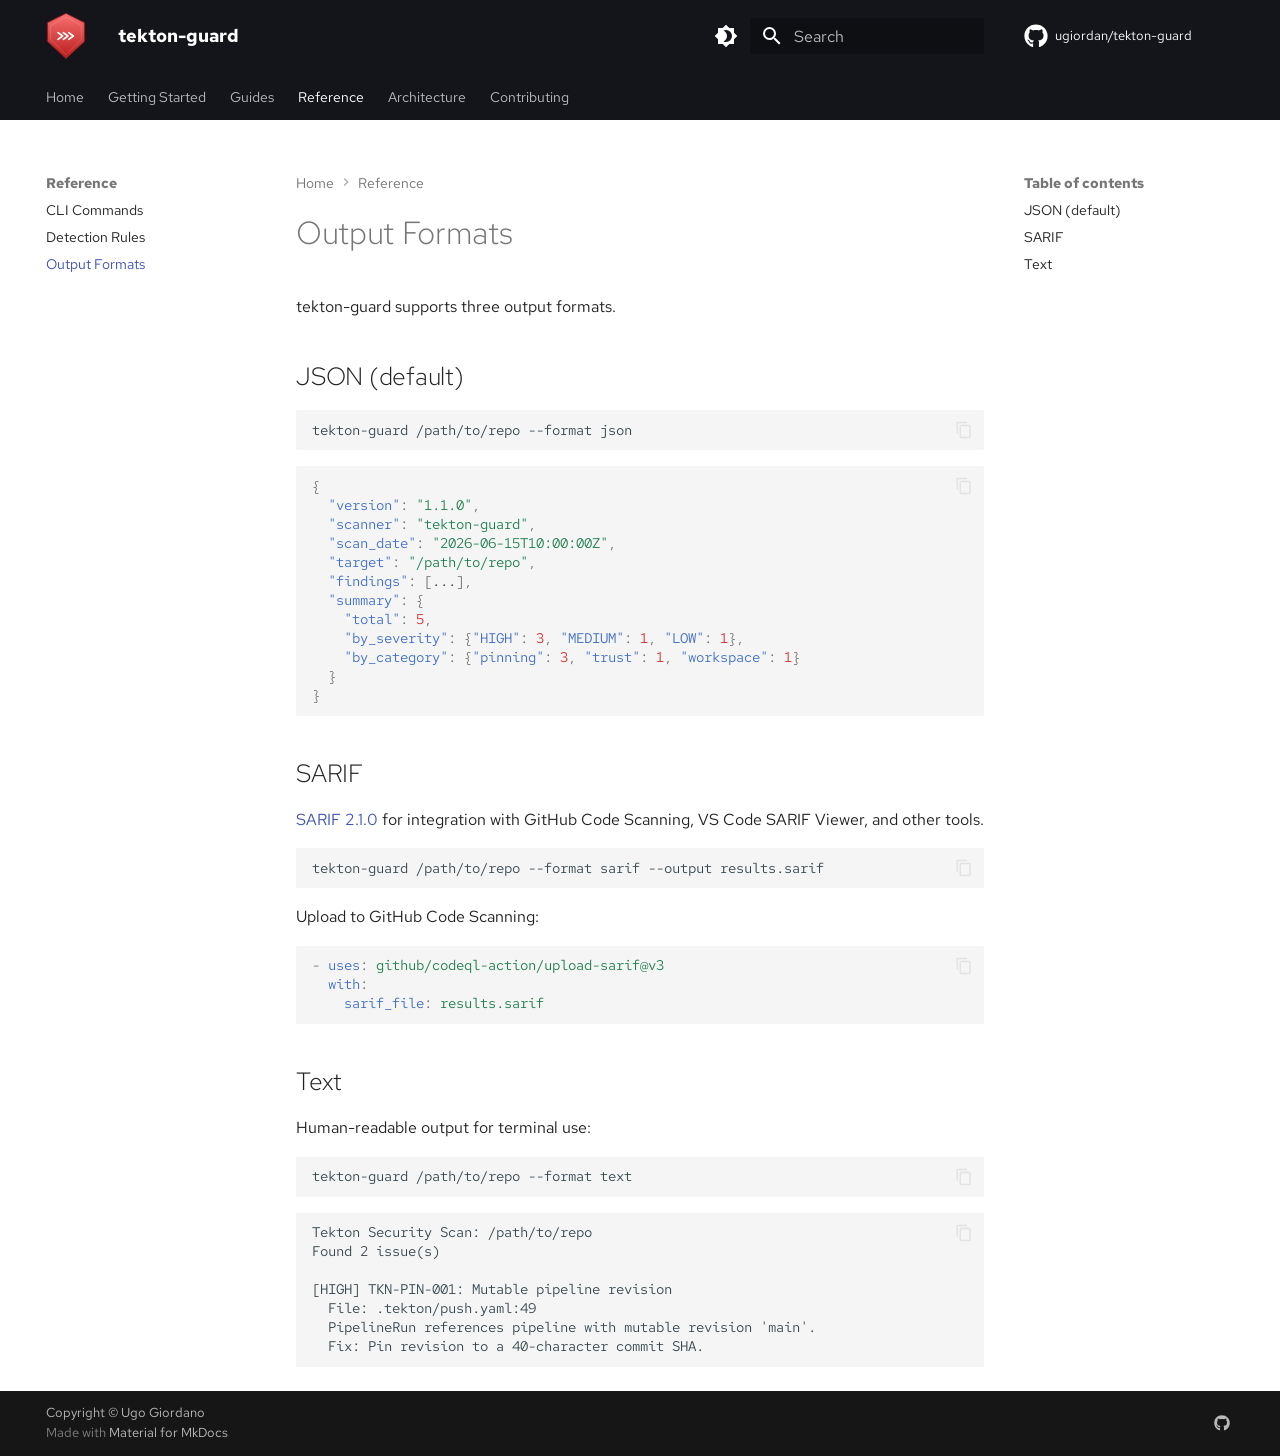
<file: reference/output-formats/index.html>
<!DOCTYPE html><html lang="en" class="no-js"><head>
    
      <meta charset="utf-8">
      <meta name="viewport" content="width=device-width,initial-scale=1">
      
      
      
        <link rel="canonical" href="https://ugiordan.github.io/tekton-guard/reference/output-formats/">
      
      
        <link rel="prev" href="../rules/">
      
      
        <link rel="next" href="../../architecture/overview/">
      
      
        
      
      
      <link rel="icon" href="../../assets/images/favicon.png">
      <meta name="generator" content="mkdocs-1.6.1, mkdocs-material-9.7.7">
    
    
      
        <title>Output Formats - tekton-guard</title>
      
    
    
      <link rel="stylesheet" href="../../assets/stylesheets/main.ec1eaa64.min.css">
      
        
        <link rel="stylesheet" href="../../assets/stylesheets/palette.ab4e12ef.min.css">
      
      


    
    
      
    
    
      
        
        
        <link rel="preconnect" href="https://fonts.gstatic.com" crossorigin="">
        <link rel="stylesheet" href="https://fonts.googleapis.com/css?family=Red+Hat+Text:300,300i,400,400i,700,700i%7CRed+Hat+Mono:400,400i,700,700i&amp;display=fallback">
        <style>:root{--md-text-font:"Red Hat Text";--md-code-font:"Red Hat Mono"}</style>
      
    
    
      <link rel="stylesheet" href="../../assets/css/extra.css">
    
    <script>__md_scope=new URL("../..",location),__md_hash=e=>[...e].reduce(((e,_)=>(e<<5)-e+_.charCodeAt(0)),0),__md_get=(e,_=localStorage,t=__md_scope)=>JSON.parse(_.getItem(t.pathname+"."+e)),__md_set=(e,_,t=localStorage,a=__md_scope)=>{try{t.setItem(a.pathname+"."+e,JSON.stringify(_))}catch(e){}}</script>
    
      

    
    
  <link href="../../assets/stylesheets/glightbox.min.css" rel="stylesheet"><script src="../../assets/javascripts/glightbox.min.js"></script><style id="glightbox-style">
            html.glightbox-open { overflow: initial; height: 100%; }
            .gslide-title { margin-top: 0px; user-select: text; }
            .gslide-desc { color: #666; user-select: text; }
            .gslide-image img { background: white; }
            .gscrollbar-fixer { padding-right: 15px; }
            .gdesc-inner { font-size: 0.75rem; }
            body[data-md-color-scheme="slate"] .gdesc-inner { background: var(--md-default-bg-color); }
            body[data-md-color-scheme="slate"] .gslide-title { color: var(--md-default-fg-color); }
            body[data-md-color-scheme="slate"] .gslide-desc { color: var(--md-default-fg-color); }
        </style></head>
  
  
    
    
      
    
    
    
    
    <body dir="ltr" data-md-color-scheme="default" data-md-color-primary="black" data-md-color-accent="indigo">
  
    
    <input class="md-toggle" data-md-toggle="drawer" type="checkbox" id="__drawer" autocomplete="off">
    <input class="md-toggle" data-md-toggle="search" type="checkbox" id="__search" autocomplete="off">
    <label class="md-overlay" for="__drawer"></label>
    <div data-md-component="skip">
      
        
        <a href="#output-formats" class="md-skip">
          Skip to content
        </a>
      
    </div>
    <div data-md-component="announce">
      
    </div>
    
    
      

<header class="md-header" data-md-component="header">
  <nav class="md-header__inner md-grid" aria-label="Header">
    <a href="../.." title="tekton-guard" class="md-header__button md-logo" aria-label="tekton-guard" data-md-component="logo">
      
  <img src="../../images/logo.svg" alt="logo">

    </a>
    <label class="md-header__button md-icon" for="__drawer">
      
      <svg xmlns="http://www.w3.org/2000/svg" viewBox="0 0 24 24"><path d="M3 6h18v2H3zm0 5h18v2H3zm0 5h18v2H3z"></path></svg>
    </label>
    <div class="md-header__title" data-md-component="header-title">
      <div class="md-header__ellipsis">
        <div class="md-header__topic">
          <span class="md-ellipsis">
            tekton-guard
          </span>
        </div>
        <div class="md-header__topic" data-md-component="header-topic">
          <span class="md-ellipsis">
            
              Output Formats
            
          </span>
        </div>
      </div>
    </div>
    
      
        <form class="md-header__option" data-md-component="palette">
  
    
    
    
    <input class="md-option" data-md-color-media="" data-md-color-scheme="default" data-md-color-primary="black" data-md-color-accent="indigo" aria-label="Switch to dark mode" type="radio" name="__palette" id="__palette_0">
    
      <label class="md-header__button md-icon" title="Switch to dark mode" for="__palette_1" hidden="">
        <svg xmlns="http://www.w3.org/2000/svg" viewBox="0 0 24 24"><path d="M12 18c-.89 0-1.74-.2-2.5-.55C11.56 16.5 13 14.42 13 12s-1.44-4.5-3.5-5.45C10.26 6.2 11.11 6 12 6a6 6 0 0 1 6 6 6 6 0 0 1-6 6m8-9.31V4h-4.69L12 .69 8.69 4H4v4.69L.69 12 4 15.31V20h4.69L12 23.31 15.31 20H20v-4.69L23.31 12z"></path></svg>
      </label>
    
  
    
    
    
    <input class="md-option" data-md-color-media="" data-md-color-scheme="slate" data-md-color-primary="black" data-md-color-accent="indigo" aria-label="Switch to light mode" type="radio" name="__palette" id="__palette_1">
    
      <label class="md-header__button md-icon" title="Switch to light mode" for="__palette_0" hidden="">
        <svg xmlns="http://www.w3.org/2000/svg" viewBox="0 0 24 24"><path d="M12 8a4 4 0 0 0-4 4 4 4 0 0 0 4 4 4 4 0 0 0 4-4 4 4 0 0 0-4-4m0 10a6 6 0 0 1-6-6 6 6 0 0 1 6-6 6 6 0 0 1 6 6 6 6 0 0 1-6 6m8-9.31V4h-4.69L12 .69 8.69 4H4v4.69L.69 12 4 15.31V20h4.69L12 23.31 15.31 20H20v-4.69L23.31 12z"></path></svg>
      </label>
    
  
</form>
      
    
    
      <script>var palette=__md_get("__palette");if(palette&&palette.color){if("(prefers-color-scheme)"===palette.color.media){var media=matchMedia("(prefers-color-scheme: light)"),input=document.querySelector(media.matches?"[data-md-color-media='(prefers-color-scheme: light)']":"[data-md-color-media='(prefers-color-scheme: dark)']");palette.color.media=input.getAttribute("data-md-color-media"),palette.color.scheme=input.getAttribute("data-md-color-scheme"),palette.color.primary=input.getAttribute("data-md-color-primary"),palette.color.accent=input.getAttribute("data-md-color-accent")}for(var[key,value]of Object.entries(palette.color))document.body.setAttribute("data-md-color-"+key,value)}</script>
    
    
    
      
      
        <label class="md-header__button md-icon" for="__search">
          
          <svg xmlns="http://www.w3.org/2000/svg" viewBox="0 0 24 24"><path d="M9.5 3A6.5 6.5 0 0 1 16 9.5c0 1.61-.59 3.09-1.56 4.23l.27.27h.79l5 5-1.5 1.5-5-5v-.79l-.27-.27A6.52 6.52 0 0 1 9.5 16 6.5 6.5 0 0 1 3 9.5 6.5 6.5 0 0 1 9.5 3m0 2C7 5 5 7 5 9.5S7 14 9.5 14 14 12 14 9.5 12 5 9.5 5"></path></svg>
        </label>
        <div class="md-search" data-md-component="search" role="dialog">
  <label class="md-search__overlay" for="__search"></label>
  <div class="md-search__inner" role="search">
    <form class="md-search__form" name="search">
      <input type="text" class="md-search__input" name="query" aria-label="Search" placeholder="Search" autocapitalize="off" autocorrect="off" autocomplete="off" spellcheck="false" data-md-component="search-query" required="">
      <label class="md-search__icon md-icon" for="__search">
        
        <svg xmlns="http://www.w3.org/2000/svg" viewBox="0 0 24 24"><path d="M9.5 3A6.5 6.5 0 0 1 16 9.5c0 1.61-.59 3.09-1.56 4.23l.27.27h.79l5 5-1.5 1.5-5-5v-.79l-.27-.27A6.52 6.52 0 0 1 9.5 16 6.5 6.5 0 0 1 3 9.5 6.5 6.5 0 0 1 9.5 3m0 2C7 5 5 7 5 9.5S7 14 9.5 14 14 12 14 9.5 12 5 9.5 5"></path></svg>
        
        <svg xmlns="http://www.w3.org/2000/svg" viewBox="0 0 24 24"><path d="M20 11v2H8l5.5 5.5-1.42 1.42L4.16 12l7.92-7.92L13.5 5.5 8 11z"></path></svg>
      </label>
      <nav class="md-search__options" aria-label="Search">
        
          <a href="javascript:void(0)" class="md-search__icon md-icon" title="Share" aria-label="Share" data-clipboard="" data-clipboard-text="" data-md-component="search-share" tabindex="-1">
            
            <svg xmlns="http://www.w3.org/2000/svg" viewBox="0 0 24 24"><path d="M18 16.08c-.76 0-1.44.3-1.96.77L8.91 12.7c.05-.23.09-.46.09-.7s-.04-.47-.09-.7l7.05-4.11c.54.5 1.25.81 2.04.81a3 3 0 0 0 3-3 3 3 0 0 0-3-3 3 3 0 0 0-3 3c0 .24.04.47.09.7L8.04 9.81C7.5 9.31 6.79 9 6 9a3 3 0 0 0-3 3 3 3 0 0 0 3 3c.79 0 1.5-.31 2.04-.81l7.12 4.15c-.05.21-.08.43-.08.66 0 1.61 1.31 2.91 2.92 2.91s2.92-1.3 2.92-2.91A2.92 2.92 0 0 0 18 16.08"></path></svg>
          </a>
        
        <button type="reset" class="md-search__icon md-icon" title="Clear" aria-label="Clear" tabindex="-1">
          
          <svg xmlns="http://www.w3.org/2000/svg" viewBox="0 0 24 24"><path d="M19 6.41 17.59 5 12 10.59 6.41 5 5 6.41 10.59 12 5 17.59 6.41 19 12 13.41 17.59 19 19 17.59 13.41 12z"></path></svg>
        </button>
      </nav>
      
        <div class="md-search__suggest" data-md-component="search-suggest"></div>
      
    </form>
    <div class="md-search__output">
      <div class="md-search__scrollwrap" tabindex="0" data-md-scrollfix="">
        <div class="md-search-result" data-md-component="search-result">
          <div class="md-search-result__meta">
            Initializing search
          </div>
          <ol class="md-search-result__list" role="presentation"></ol>
        </div>
      </div>
    </div>
  </div>
</div>
      
    
    
      <div class="md-header__source">
        <a href="https://github.com/ugiordan/tekton-guard" title="Go to repository" class="md-source" data-md-component="source">
  <div class="md-source__icon md-icon">
    
    <svg xmlns="http://www.w3.org/2000/svg" viewBox="0 0 512 512"><!--! Font Awesome Free 7.1.0 by @fontawesome - https://fontawesome.com License - https://fontawesome.com/license/free (Icons: CC BY 4.0, Fonts: SIL OFL 1.1, Code: MIT License) Copyright 2025 Fonticons, Inc.--><path d="M173.9 397.4c0 2-2.3 3.6-5.2 3.6-3.3.3-5.6-1.3-5.6-3.6 0-2 2.3-3.6 5.2-3.6 3-.3 5.6 1.3 5.6 3.6m-31.1-4.5c-.7 2 1.3 4.3 4.3 4.9 2.6 1 5.6 0 6.2-2s-1.3-4.3-4.3-5.2c-2.6-.7-5.5.3-6.2 2.3m44.2-1.7c-2.9.7-4.9 2.6-4.6 4.9.3 2 2.9 3.3 5.9 2.6 2.9-.7 4.9-2.6 4.6-4.6-.3-1.9-3-3.2-5.9-2.9M252.8 8C114.1 8 8 113.3 8 252c0 110.9 69.8 205.8 169.5 239.2 12.8 2.3 17.3-5.6 17.3-12.1 0-6.2-.3-40.4-.3-61.4 0 0-70 15-84.7-29.8 0 0-11.4-29.1-27.8-36.6 0 0-22.9-15.7 1.6-15.4 0 0 24.9 2 38.6 25.8 21.9 38.6 58.6 27.5 72.9 20.9 2.3-16 8.8-27.1 16-33.7-55.9-6.2-112.3-14.3-112.3-110.5 0-27.5 7.6-41.3 23.6-58.9-2.6-6.5-11.1-33.3 2.6-67.9 20.9-6.5 69 27 69 27 20-5.6 41.5-8.5 62.8-8.5s42.8 2.9 62.8 8.5c0 0 48.1-33.6 69-27 13.7 34.7 5.2 61.4 2.6 67.9 16 17.7 25.8 31.5 25.8 58.9 0 96.5-58.9 104.2-114.8 110.5 9.2 7.9 17 22.9 17 46.4 0 33.7-.3 75.4-.3 83.6 0 6.5 4.6 14.4 17.3 12.1C436.2 457.8 504 362.9 504 252 504 113.3 391.5 8 252.8 8M105.2 352.9c-1.3 1-1 3.3.7 5.2 1.6 1.6 3.9 2.3 5.2 1 1.3-1 1-3.3-.7-5.2-1.6-1.6-3.9-2.3-5.2-1m-10.8-8.1c-.7 1.3.3 2.9 2.3 3.9 1.6 1 3.6.7 4.3-.7.7-1.3-.3-2.9-2.3-3.9-2-.6-3.6-.3-4.3.7m32.4 35.6c-1.6 1.3-1 4.3 1.3 6.2 2.3 2.3 5.2 2.6 6.5 1 1.3-1.3.7-4.3-1.3-6.2-2.2-2.3-5.2-2.6-6.5-1m-11.4-14.7c-1.6 1-1.6 3.6 0 5.9s4.3 3.3 5.6 2.3c1.6-1.3 1.6-3.9 0-6.2-1.4-2.3-4-3.3-5.6-2"></path></svg>
  </div>
  <div class="md-source__repository">
    ugiordan/tekton-guard
  </div>
</a>
      </div>
    
  </nav>
  
</header>
    
    <div class="md-container" data-md-component="container">
      
      
        
          
            
<nav class="md-tabs" aria-label="Tabs" data-md-component="tabs">
  <div class="md-grid">
    <ul class="md-tabs__list">
      
        
  
  
  
  
    <li class="md-tabs__item">
      <a href="../.." class="md-tabs__link">
        
  
  
    
  
  Home

      </a>
    </li>
  

      
        
  
  
  
  
    
    
      <li class="md-tabs__item">
        <a href="../../getting-started/installation/" class="md-tabs__link">
          
  
  
    
  
  Getting Started

        </a>
      </li>
    
  

      
        
  
  
  
  
    
    
      <li class="md-tabs__item">
        <a href="../../guides/ci-integration/" class="md-tabs__link">
          
  
  
    
  
  Guides

        </a>
      </li>
    
  

      
        
  
  
  
    
  
  
    
    
      <li class="md-tabs__item md-tabs__item--active">
        <a href="../cli/" class="md-tabs__link">
          
  
  
    
  
  Reference

        </a>
      </li>
    
  

      
        
  
  
  
  
    
    
      <li class="md-tabs__item">
        <a href="../../architecture/overview/" class="md-tabs__link">
          
  
  
    
  
  Architecture

        </a>
      </li>
    
  

      
        
  
  
  
  
    
    
      <li class="md-tabs__item">
        <a href="../../contributing/setup/" class="md-tabs__link">
          
  
  
    
  
  Contributing

        </a>
      </li>
    
  

      
    </ul>
  </div>
</nav>
          
        
      
      <main class="md-main" data-md-component="main">
        <div class="md-main__inner md-grid">
          
            
              
              <div class="md-sidebar md-sidebar--primary" data-md-component="sidebar" data-md-type="navigation">
                <div class="md-sidebar__scrollwrap">
                  <div class="md-sidebar__inner">
                    


  


<nav class="md-nav md-nav--primary md-nav--lifted" aria-label="Navigation" data-md-level="0">
  <label class="md-nav__title" for="__drawer">
    <a href="../.." title="tekton-guard" class="md-nav__button md-logo" aria-label="tekton-guard" data-md-component="logo">
      
  <img src="../../images/logo.svg" alt="logo">

    </a>
    tekton-guard
  </label>
  
    <div class="md-nav__source">
      <a href="https://github.com/ugiordan/tekton-guard" title="Go to repository" class="md-source" data-md-component="source">
  <div class="md-source__icon md-icon">
    
    <svg xmlns="http://www.w3.org/2000/svg" viewBox="0 0 512 512"><!--! Font Awesome Free 7.1.0 by @fontawesome - https://fontawesome.com License - https://fontawesome.com/license/free (Icons: CC BY 4.0, Fonts: SIL OFL 1.1, Code: MIT License) Copyright 2025 Fonticons, Inc.--><path d="M173.9 397.4c0 2-2.3 3.6-5.2 3.6-3.3.3-5.6-1.3-5.6-3.6 0-2 2.3-3.6 5.2-3.6 3-.3 5.6 1.3 5.6 3.6m-31.1-4.5c-.7 2 1.3 4.3 4.3 4.9 2.6 1 5.6 0 6.2-2s-1.3-4.3-4.3-5.2c-2.6-.7-5.5.3-6.2 2.3m44.2-1.7c-2.9.7-4.9 2.6-4.6 4.9.3 2 2.9 3.3 5.9 2.6 2.9-.7 4.9-2.6 4.6-4.6-.3-1.9-3-3.2-5.9-2.9M252.8 8C114.1 8 8 113.3 8 252c0 110.9 69.8 205.8 169.5 239.2 12.8 2.3 17.3-5.6 17.3-12.1 0-6.2-.3-40.4-.3-61.4 0 0-70 15-84.7-29.8 0 0-11.4-29.1-27.8-36.6 0 0-22.9-15.7 1.6-15.4 0 0 24.9 2 38.6 25.8 21.9 38.6 58.6 27.5 72.9 20.9 2.3-16 8.8-27.1 16-33.7-55.9-6.2-112.3-14.3-112.3-110.5 0-27.5 7.6-41.3 23.6-58.9-2.6-6.5-11.1-33.3 2.6-67.9 20.9-6.5 69 27 69 27 20-5.6 41.5-8.5 62.8-8.5s42.8 2.9 62.8 8.5c0 0 48.1-33.6 69-27 13.7 34.7 5.2 61.4 2.6 67.9 16 17.7 25.8 31.5 25.8 58.9 0 96.5-58.9 104.2-114.8 110.5 9.2 7.9 17 22.9 17 46.4 0 33.7-.3 75.4-.3 83.6 0 6.5 4.6 14.4 17.3 12.1C436.2 457.8 504 362.9 504 252 504 113.3 391.5 8 252.8 8M105.2 352.9c-1.3 1-1 3.3.7 5.2 1.6 1.6 3.9 2.3 5.2 1 1.3-1 1-3.3-.7-5.2-1.6-1.6-3.9-2.3-5.2-1m-10.8-8.1c-.7 1.3.3 2.9 2.3 3.9 1.6 1 3.6.7 4.3-.7.7-1.3-.3-2.9-2.3-3.9-2-.6-3.6-.3-4.3.7m32.4 35.6c-1.6 1.3-1 4.3 1.3 6.2 2.3 2.3 5.2 2.6 6.5 1 1.3-1.3.7-4.3-1.3-6.2-2.2-2.3-5.2-2.6-6.5-1m-11.4-14.7c-1.6 1-1.6 3.6 0 5.9s4.3 3.3 5.6 2.3c1.6-1.3 1.6-3.9 0-6.2-1.4-2.3-4-3.3-5.6-2"></path></svg>
  </div>
  <div class="md-source__repository">
    ugiordan/tekton-guard
  </div>
</a>
    </div>
  
  <ul class="md-nav__list" data-md-scrollfix="">
    
      
      
  
  
  
  
    <li class="md-nav__item">
      <a href="../.." class="md-nav__link">
        
  
  
  <span class="md-ellipsis">
    
  
    Home
  

    
  </span>
  
  

      </a>
    </li>
  

    
      
      
  
  
  
  
    
    
      
        
      
        
      
    
    
    
      
      
        
      
    
    
    <li class="md-nav__item md-nav__item--nested">
      
        
        
        <input class="md-nav__toggle md-toggle " type="checkbox" id="__nav_2">
        
          
          <label class="md-nav__link" for="__nav_2" id="__nav_2_label" tabindex="0">
            
  
  
  <span class="md-ellipsis">
    
  
    Getting Started
  

    
  </span>
  
  

            <span class="md-nav__icon md-icon"></span>
          </label>
        
        <nav class="md-nav" data-md-level="1" aria-labelledby="__nav_2_label" aria-expanded="false">
          <label class="md-nav__title" for="__nav_2">
            <span class="md-nav__icon md-icon"></span>
            
  
    Getting Started
  

          </label>
          <ul class="md-nav__list" data-md-scrollfix="">
            
              
                
  
  
  
  
    <li class="md-nav__item">
      <a href="../../getting-started/installation/" class="md-nav__link">
        
  
  
  <span class="md-ellipsis">
    
  
    Installation
  

    
  </span>
  
  

      </a>
    </li>
  

              
            
              
                
  
  
  
  
    <li class="md-nav__item">
      <a href="../../getting-started/quickstart/" class="md-nav__link">
        
  
  
  <span class="md-ellipsis">
    
  
    Quick Start
  

    
  </span>
  
  

      </a>
    </li>
  

              
            
          </ul>
        </nav>
      
    </li>
  

    
      
      
  
  
  
  
    
    
      
        
      
        
      
        
      
        
      
        
      
    
    
    
      
      
        
      
    
    
    <li class="md-nav__item md-nav__item--nested">
      
        
        
        <input class="md-nav__toggle md-toggle " type="checkbox" id="__nav_3">
        
          
          <label class="md-nav__link" for="__nav_3" id="__nav_3_label" tabindex="0">
            
  
  
  <span class="md-ellipsis">
    
  
    Guides
  

    
  </span>
  
  

            <span class="md-nav__icon md-icon"></span>
          </label>
        
        <nav class="md-nav" data-md-level="1" aria-labelledby="__nav_3_label" aria-expanded="false">
          <label class="md-nav__title" for="__nav_3">
            <span class="md-nav__icon md-icon"></span>
            
  
    Guides
  

          </label>
          <ul class="md-nav__list" data-md-scrollfix="">
            
              
                
  
  
  
  
    <li class="md-nav__item">
      <a href="../../guides/ci-integration/" class="md-nav__link">
        
  
  
  <span class="md-ellipsis">
    
  
    CI Integration
  

    
  </span>
  
  

      </a>
    </li>
  

              
            
              
                
  
  
  
  
    <li class="md-nav__item">
      <a href="../../guides/findings/" class="md-nav__link">
        
  
  
  <span class="md-ellipsis">
    
  
    Understanding Findings
  

    
  </span>
  
  

      </a>
    </li>
  

              
            
              
                
  
  
  
  
    <li class="md-nav__item">
      <a href="../../guides/configuration/" class="md-nav__link">
        
  
  
  <span class="md-ellipsis">
    
  
    Configuration
  

    
  </span>
  
  

      </a>
    </li>
  

              
            
              
                
  
  
  
  
    <li class="md-nav__item">
      <a href="../../guides/false-positives/" class="md-nav__link">
        
  
  
  <span class="md-ellipsis">
    
  
    False Positive Tuning
  

    
  </span>
  
  

      </a>
    </li>
  

              
            
              
                
  
  
  
  
    <li class="md-nav__item">
      <a href="../../guides/cross-repo/" class="md-nav__link">
        
  
  
  <span class="md-ellipsis">
    
  
    Cross-Repo Resolution
  

    
  </span>
  
  

      </a>
    </li>
  

              
            
          </ul>
        </nav>
      
    </li>
  

    
      
      
  
  
    
  
  
  
    
    
      
        
      
        
      
        
      
    
    
    
      
        
        
      
      
        
      
    
    
    <li class="md-nav__item md-nav__item--active md-nav__item--section md-nav__item--nested">
      
        
        
        <input class="md-nav__toggle md-toggle " type="checkbox" id="__nav_4" checked="">
        
          
          <label class="md-nav__link" for="__nav_4" id="__nav_4_label" tabindex="">
            
  
  
  <span class="md-ellipsis">
    
  
    Reference
  

    
  </span>
  
  

            <span class="md-nav__icon md-icon"></span>
          </label>
        
        <nav class="md-nav" data-md-level="1" aria-labelledby="__nav_4_label" aria-expanded="true">
          <label class="md-nav__title" for="__nav_4">
            <span class="md-nav__icon md-icon"></span>
            
  
    Reference
  

          </label>
          <ul class="md-nav__list" data-md-scrollfix="">
            
              
                
  
  
  
  
    <li class="md-nav__item">
      <a href="../cli/" class="md-nav__link">
        
  
  
  <span class="md-ellipsis">
    
  
    CLI Commands
  

    
  </span>
  
  

      </a>
    </li>
  

              
            
              
                
  
  
  
  
    <li class="md-nav__item">
      <a href="../rules/" class="md-nav__link">
        
  
  
  <span class="md-ellipsis">
    
  
    Detection Rules
  

    
  </span>
  
  

      </a>
    </li>
  

              
            
              
                
  
  
    
  
  
  
    <li class="md-nav__item md-nav__item--active">
      
      <input class="md-nav__toggle md-toggle" type="checkbox" id="__toc">
      
      
        
      
      
        <label class="md-nav__link md-nav__link--active" for="__toc">
          
  
  
  <span class="md-ellipsis">
    
  
    Output Formats
  

    
  </span>
  
  

          <span class="md-nav__icon md-icon"></span>
        </label>
      
      <a href="./" class="md-nav__link md-nav__link--active">
        
  
  
  <span class="md-ellipsis">
    
  
    Output Formats
  

    
  </span>
  
  

      </a>
      
        

<nav class="md-nav md-nav--secondary" aria-label="Table of contents">
  
  
  
    
  
  
    <label class="md-nav__title" for="__toc">
      <span class="md-nav__icon md-icon"></span>
      Table of contents
    </label>
    <ul class="md-nav__list" data-md-component="toc" data-md-scrollfix="">
      
        <li class="md-nav__item">
  <a href="#json-default" class="md-nav__link">
    <span class="md-ellipsis">
      
        JSON (default)
      
    </span>
  </a>
  
</li>
      
        <li class="md-nav__item">
  <a href="#sarif" class="md-nav__link">
    <span class="md-ellipsis">
      
        SARIF
      
    </span>
  </a>
  
</li>
      
        <li class="md-nav__item">
  <a href="#text" class="md-nav__link">
    <span class="md-ellipsis">
      
        Text
      
    </span>
  </a>
  
</li>
      
    </ul>
  
</nav>
      
    </li>
  

              
            
          </ul>
        </nav>
      
    </li>
  

    
      
      
  
  
  
  
    
    
      
        
      
    
    
    
      
      
        
      
    
    
    <li class="md-nav__item md-nav__item--nested">
      
        
        
        <input class="md-nav__toggle md-toggle " type="checkbox" id="__nav_5">
        
          
          <label class="md-nav__link" for="__nav_5" id="__nav_5_label" tabindex="0">
            
  
  
  <span class="md-ellipsis">
    
  
    Architecture
  

    
  </span>
  
  

            <span class="md-nav__icon md-icon"></span>
          </label>
        
        <nav class="md-nav" data-md-level="1" aria-labelledby="__nav_5_label" aria-expanded="false">
          <label class="md-nav__title" for="__nav_5">
            <span class="md-nav__icon md-icon"></span>
            
  
    Architecture
  

          </label>
          <ul class="md-nav__list" data-md-scrollfix="">
            
              
                
  
  
  
  
    <li class="md-nav__item">
      <a href="../../architecture/overview/" class="md-nav__link">
        
  
  
  <span class="md-ellipsis">
    
  
    Design Overview
  

    
  </span>
  
  

      </a>
    </li>
  

              
            
          </ul>
        </nav>
      
    </li>
  

    
      
      
  
  
  
  
    
    
      
        
      
        
      
    
    
    
      
      
        
      
    
    
    <li class="md-nav__item md-nav__item--nested">
      
        
        
        <input class="md-nav__toggle md-toggle " type="checkbox" id="__nav_6">
        
          
          <label class="md-nav__link" for="__nav_6" id="__nav_6_label" tabindex="0">
            
  
  
  <span class="md-ellipsis">
    
  
    Contributing
  

    
  </span>
  
  

            <span class="md-nav__icon md-icon"></span>
          </label>
        
        <nav class="md-nav" data-md-level="1" aria-labelledby="__nav_6_label" aria-expanded="false">
          <label class="md-nav__title" for="__nav_6">
            <span class="md-nav__icon md-icon"></span>
            
  
    Contributing
  

          </label>
          <ul class="md-nav__list" data-md-scrollfix="">
            
              
                
  
  
  
  
    <li class="md-nav__item">
      <a href="../../contributing/setup/" class="md-nav__link">
        
  
  
  <span class="md-ellipsis">
    
  
    Development Setup
  

    
  </span>
  
  

      </a>
    </li>
  

              
            
              
                
  
  
  
  
    <li class="md-nav__item">
      <a href="../../contributing/rules/" class="md-nav__link">
        
  
  
  <span class="md-ellipsis">
    
  
    Adding Rules
  

    
  </span>
  
  

      </a>
    </li>
  

              
            
          </ul>
        </nav>
      
    </li>
  

    
  </ul>
</nav>
                  </div>
                </div>
              </div>
            
            
              
              <div class="md-sidebar md-sidebar--secondary" data-md-component="sidebar" data-md-type="toc">
                <div class="md-sidebar__scrollwrap">
                  <div class="md-sidebar__inner">
                    

<nav class="md-nav md-nav--secondary" aria-label="Table of contents">
  
  
  
    
  
  
    <label class="md-nav__title" for="__toc">
      <span class="md-nav__icon md-icon"></span>
      Table of contents
    </label>
    <ul class="md-nav__list" data-md-component="toc" data-md-scrollfix="">
      
        <li class="md-nav__item">
  <a href="#json-default" class="md-nav__link">
    <span class="md-ellipsis">
      
        JSON (default)
      
    </span>
  </a>
  
</li>
      
        <li class="md-nav__item">
  <a href="#sarif" class="md-nav__link">
    <span class="md-ellipsis">
      
        SARIF
      
    </span>
  </a>
  
</li>
      
        <li class="md-nav__item">
  <a href="#text" class="md-nav__link">
    <span class="md-ellipsis">
      
        Text
      
    </span>
  </a>
  
</li>
      
    </ul>
  
</nav>
                  </div>
                </div>
              </div>
            
          
          
            <div class="md-content" data-md-component="content">
              
                



  


  <nav class="md-path" aria-label="Navigation">
    <ol class="md-path__list">
      
        
  
  
    <li class="md-path__item">
      <a href="../.." class="md-path__link">
        
  <span class="md-ellipsis">
    Home
  </span>

      </a>
    </li>
  

      
      
        
  
  
    
    
      <li class="md-path__item">
        <a href="../cli/" class="md-path__link">
          
  <span class="md-ellipsis">
    Reference
  </span>

        </a>
      </li>
    
  

      
    </ol>
  </nav>

              
              <article class="md-content__inner md-typeset">
                
                  


  
  


<h1 id="output-formats">Output Formats<a class="headerlink" href="#output-formats" title="Permanent link">¶</a></h1>
<p>tekton-guard supports three output formats.</p>
<h2 id="json-default">JSON (default)<a class="headerlink" href="#json-default" title="Permanent link">¶</a></h2>
<div class="highlight"><pre><span></span><code><a id="__codelineno-0-1" name="__codelineno-0-1" href="#__codelineno-0-1"></a>tekton-guard<span class="w"> </span>/path/to/repo<span class="w"> </span>--format<span class="w"> </span>json
</code></pre></div>
<div class="highlight"><pre><span></span><code><a id="__codelineno-1-1" name="__codelineno-1-1" href="#__codelineno-1-1"></a><span class="p">{</span>
<a id="__codelineno-1-2" name="__codelineno-1-2" href="#__codelineno-1-2"></a><span class="w">  </span><span class="nt">"version"</span><span class="p">:</span><span class="w"> </span><span class="s2">"1.1.0"</span><span class="p">,</span>
<a id="__codelineno-1-3" name="__codelineno-1-3" href="#__codelineno-1-3"></a><span class="w">  </span><span class="nt">"scanner"</span><span class="p">:</span><span class="w"> </span><span class="s2">"tekton-guard"</span><span class="p">,</span>
<a id="__codelineno-1-4" name="__codelineno-1-4" href="#__codelineno-1-4"></a><span class="w">  </span><span class="nt">"scan_date"</span><span class="p">:</span><span class="w"> </span><span class="s2">"2026-06-15T10:00:00Z"</span><span class="p">,</span>
<a id="__codelineno-1-5" name="__codelineno-1-5" href="#__codelineno-1-5"></a><span class="w">  </span><span class="nt">"target"</span><span class="p">:</span><span class="w"> </span><span class="s2">"/path/to/repo"</span><span class="p">,</span>
<a id="__codelineno-1-6" name="__codelineno-1-6" href="#__codelineno-1-6"></a><span class="w">  </span><span class="nt">"findings"</span><span class="p">:</span><span class="w"> </span><span class="p">[</span><span class="err">...</span><span class="p">],</span>
<a id="__codelineno-1-7" name="__codelineno-1-7" href="#__codelineno-1-7"></a><span class="w">  </span><span class="nt">"summary"</span><span class="p">:</span><span class="w"> </span><span class="p">{</span>
<a id="__codelineno-1-8" name="__codelineno-1-8" href="#__codelineno-1-8"></a><span class="w">    </span><span class="nt">"total"</span><span class="p">:</span><span class="w"> </span><span class="mi">5</span><span class="p">,</span>
<a id="__codelineno-1-9" name="__codelineno-1-9" href="#__codelineno-1-9"></a><span class="w">    </span><span class="nt">"by_severity"</span><span class="p">:</span><span class="w"> </span><span class="p">{</span><span class="nt">"HIGH"</span><span class="p">:</span><span class="w"> </span><span class="mi">3</span><span class="p">,</span><span class="w"> </span><span class="nt">"MEDIUM"</span><span class="p">:</span><span class="w"> </span><span class="mi">1</span><span class="p">,</span><span class="w"> </span><span class="nt">"LOW"</span><span class="p">:</span><span class="w"> </span><span class="mi">1</span><span class="p">},</span>
<a id="__codelineno-1-10" name="__codelineno-1-10" href="#__codelineno-1-10"></a><span class="w">    </span><span class="nt">"by_category"</span><span class="p">:</span><span class="w"> </span><span class="p">{</span><span class="nt">"pinning"</span><span class="p">:</span><span class="w"> </span><span class="mi">3</span><span class="p">,</span><span class="w"> </span><span class="nt">"trust"</span><span class="p">:</span><span class="w"> </span><span class="mi">1</span><span class="p">,</span><span class="w"> </span><span class="nt">"workspace"</span><span class="p">:</span><span class="w"> </span><span class="mi">1</span><span class="p">}</span>
<a id="__codelineno-1-11" name="__codelineno-1-11" href="#__codelineno-1-11"></a><span class="w">  </span><span class="p">}</span>
<a id="__codelineno-1-12" name="__codelineno-1-12" href="#__codelineno-1-12"></a><span class="p">}</span>
</code></pre></div>
<h2 id="sarif">SARIF<a class="headerlink" href="#sarif" title="Permanent link">¶</a></h2>
<p><a href="https://sarifweb.azurewebsites.net/">SARIF 2.1.0</a> for integration with GitHub Code Scanning, VS Code SARIF Viewer, and other tools.</p>
<div class="highlight"><pre><span></span><code><a id="__codelineno-2-1" name="__codelineno-2-1" href="#__codelineno-2-1"></a>tekton-guard<span class="w"> </span>/path/to/repo<span class="w"> </span>--format<span class="w"> </span>sarif<span class="w"> </span>--output<span class="w"> </span>results.sarif
</code></pre></div>
<p>Upload to GitHub Code Scanning:</p>
<div class="highlight"><pre><span></span><code><a id="__codelineno-3-1" name="__codelineno-3-1" href="#__codelineno-3-1"></a><span class="p p-Indicator">-</span><span class="w"> </span><span class="nt">uses</span><span class="p">:</span><span class="w"> </span><span class="l l-Scalar l-Scalar-Plain">github/codeql-action/upload-sarif@v3</span>
<a id="__codelineno-3-2" name="__codelineno-3-2" href="#__codelineno-3-2"></a><span class="w">  </span><span class="nt">with</span><span class="p">:</span>
<a id="__codelineno-3-3" name="__codelineno-3-3" href="#__codelineno-3-3"></a><span class="w">    </span><span class="nt">sarif_file</span><span class="p">:</span><span class="w"> </span><span class="l l-Scalar l-Scalar-Plain">results.sarif</span>
</code></pre></div>
<h2 id="text">Text<a class="headerlink" href="#text" title="Permanent link">¶</a></h2>
<p>Human-readable output for terminal use:</p>
<div class="highlight"><pre><span></span><code><a id="__codelineno-4-1" name="__codelineno-4-1" href="#__codelineno-4-1"></a>tekton-guard<span class="w"> </span>/path/to/repo<span class="w"> </span>--format<span class="w"> </span>text
</code></pre></div>
<div class="highlight"><pre><span></span><code><a id="__codelineno-5-1" name="__codelineno-5-1" href="#__codelineno-5-1"></a>Tekton Security Scan: /path/to/repo
<a id="__codelineno-5-2" name="__codelineno-5-2" href="#__codelineno-5-2"></a>Found 2 issue(s)
<a id="__codelineno-5-3" name="__codelineno-5-3" href="#__codelineno-5-3"></a>
<a id="__codelineno-5-4" name="__codelineno-5-4" href="#__codelineno-5-4"></a>[HIGH] TKN-PIN-001: Mutable pipeline revision
<a id="__codelineno-5-5" name="__codelineno-5-5" href="#__codelineno-5-5"></a>  File: .tekton/push.yaml:49
<a id="__codelineno-5-6" name="__codelineno-5-6" href="#__codelineno-5-6"></a>  PipelineRun references pipeline with mutable revision 'main'.
<a id="__codelineno-5-7" name="__codelineno-5-7" href="#__codelineno-5-7"></a>  Fix: Pin revision to a 40-character commit SHA.
</code></pre></div>












                
              </article>
            </div>
          
          
  <script>var tabs=__md_get("__tabs");if(Array.isArray(tabs))e:for(var set of document.querySelectorAll(".tabbed-set")){var labels=set.querySelector(".tabbed-labels");for(var tab of tabs)for(var label of labels.getElementsByTagName("label"))if(label.innerText.trim()===tab){var input=document.getElementById(label.htmlFor);input.checked=!0;continue e}}</script>

<script>var target=document.getElementById(location.hash.slice(1));target&&target.name&&(target.checked=target.name.startsWith("__tabbed_"))</script>
        </div>
        
          <button type="button" class="md-top md-icon" data-md-component="top" hidden="">
  
  <svg xmlns="http://www.w3.org/2000/svg" viewBox="0 0 24 24"><path d="M13 20h-2V8l-5.5 5.5-1.42-1.42L12 4.16l7.92 7.92-1.42 1.42L13 8z"></path></svg>
  Back to top
</button>
        
      </main>
      
        <footer class="md-footer">
  
  <div class="md-footer-meta md-typeset">
    <div class="md-footer-meta__inner md-grid">
      <div class="md-copyright">
  
    <div class="md-copyright__highlight">
      Copyright © Ugo Giordano
    </div>
  
  
    Made with
    <a href="https://squidfunk.github.io/mkdocs-material/" target="_blank" rel="noopener">
      Material for MkDocs
    </a>
  
</div>
      
        
<div class="md-social">
  
    
    
    
    
      
      
    
    <a href="https://github.com/ugiordan/tekton-guard" target="_blank" rel="noopener" title="github.com" class="md-social__link">
      <svg xmlns="http://www.w3.org/2000/svg" viewBox="0 0 512 512"><!--! Font Awesome Free 7.1.0 by @fontawesome - https://fontawesome.com License - https://fontawesome.com/license/free (Icons: CC BY 4.0, Fonts: SIL OFL 1.1, Code: MIT License) Copyright 2025 Fonticons, Inc.--><path d="M173.9 397.4c0 2-2.3 3.6-5.2 3.6-3.3.3-5.6-1.3-5.6-3.6 0-2 2.3-3.6 5.2-3.6 3-.3 5.6 1.3 5.6 3.6m-31.1-4.5c-.7 2 1.3 4.3 4.3 4.9 2.6 1 5.6 0 6.2-2s-1.3-4.3-4.3-5.2c-2.6-.7-5.5.3-6.2 2.3m44.2-1.7c-2.9.7-4.9 2.6-4.6 4.9.3 2 2.9 3.3 5.9 2.6 2.9-.7 4.9-2.6 4.6-4.6-.3-1.9-3-3.2-5.9-2.9M252.8 8C114.1 8 8 113.3 8 252c0 110.9 69.8 205.8 169.5 239.2 12.8 2.3 17.3-5.6 17.3-12.1 0-6.2-.3-40.4-.3-61.4 0 0-70 15-84.7-29.8 0 0-11.4-29.1-27.8-36.6 0 0-22.9-15.7 1.6-15.4 0 0 24.9 2 38.6 25.8 21.9 38.6 58.6 27.5 72.9 20.9 2.3-16 8.8-27.1 16-33.7-55.9-6.2-112.3-14.3-112.3-110.5 0-27.5 7.6-41.3 23.6-58.9-2.6-6.5-11.1-33.3 2.6-67.9 20.9-6.5 69 27 69 27 20-5.6 41.5-8.5 62.8-8.5s42.8 2.9 62.8 8.5c0 0 48.1-33.6 69-27 13.7 34.7 5.2 61.4 2.6 67.9 16 17.7 25.8 31.5 25.8 58.9 0 96.5-58.9 104.2-114.8 110.5 9.2 7.9 17 22.9 17 46.4 0 33.7-.3 75.4-.3 83.6 0 6.5 4.6 14.4 17.3 12.1C436.2 457.8 504 362.9 504 252 504 113.3 391.5 8 252.8 8M105.2 352.9c-1.3 1-1 3.3.7 5.2 1.6 1.6 3.9 2.3 5.2 1 1.3-1 1-3.3-.7-5.2-1.6-1.6-3.9-2.3-5.2-1m-10.8-8.1c-.7 1.3.3 2.9 2.3 3.9 1.6 1 3.6.7 4.3-.7.7-1.3-.3-2.9-2.3-3.9-2-.6-3.6-.3-4.3.7m32.4 35.6c-1.6 1.3-1 4.3 1.3 6.2 2.3 2.3 5.2 2.6 6.5 1 1.3-1.3.7-4.3-1.3-6.2-2.2-2.3-5.2-2.6-6.5-1m-11.4-14.7c-1.6 1-1.6 3.6 0 5.9s4.3 3.3 5.6 2.3c1.6-1.3 1.6-3.9 0-6.2-1.4-2.3-4-3.3-5.6-2"></path></svg>
    </a>
  
</div>
      
    </div>
  </div>
</footer>
      
    </div>
    <div class="md-dialog" data-md-component="dialog">
      <div class="md-dialog__inner md-typeset"></div>
    </div>
    
    
    
      
      
      <script id="__config" type="application/json">{"annotate": null, "base": "../..", "features": ["navigation.tabs", "navigation.top", "navigation.indexes", "navigation.instant", "navigation.path", "navigation.sections", "search.suggest", "search.highlight", "search.share", "content.code.copy", "content.code.annotate", "content.tabs.link", "toc.follow"], "search": "../../assets/javascripts/workers/search.2c215733.min.js", "tags": null, "translations": {"clipboard.copied": "Copied to clipboard", "clipboard.copy": "Copy to clipboard", "search.result.more.one": "1 more on this page", "search.result.more.other": "# more on this page", "search.result.none": "No matching documents", "search.result.one": "1 matching document", "search.result.other": "# matching documents", "search.result.placeholder": "Type to start searching", "search.result.term.missing": "Missing", "select.version": "Select version"}, "version": null}</script>
    
    
      <script src="../../assets/javascripts/bundle.d7400e89.min.js"></script>
      
        <script src="../../assets/js/diagram-zoom.js"></script>
      
    
  
<script id="init-glightbox">const lightbox = GLightbox({"touchNavigation": true, "loop": false, "zoomable": true, "draggable": true, "openEffect": "zoom", "closeEffect": "zoom", "slideEffect": "slide"});
document$.subscribe(()=>{ lightbox.reload(); });
</script></body></html>
</file>
<file: assets/css/extra.css>
/* Header logo: larger owl next to site title */
.md-header__button.md-logo img,
.md-header__button.md-logo svg {
  height: 2.4rem;
  width: auto;
}

/* Wrapper: clips oversized diagrams, use fullscreen for detail */
.diagram-wrapper {
  overflow: hidden;
  max-width: 100%;
  max-height: 500px;
  margin-bottom: 0 !important;
  position: relative;
}

/* Fade-out hint when content is clipped */
.diagram-wrapper.clipped::after {
  content: "";
  position: absolute;
  bottom: 0;
  left: 0;
  right: 0;
  height: 40px;
  background: linear-gradient(transparent, var(--md-default-bg-color));
  pointer-events: none;
}

/* Mermaid div inside wrapper: no constraints (wrapper handles containment) */
.diagram-wrapper div.mermaid {
  margin-bottom: 0 !important;
}

/* Action bar: sits right below the wrapper, always subtly visible */
.diagram-actions {
  display: flex;
  gap: 2px;
  justify-content: flex-end;
  padding: 2px 4px;
  background: var(--md-default-bg-color);
  border: 1px solid var(--md-default-fg-color--lightest);
  border-top: none;
  border-radius: 0 0 6px 6px;
  margin-bottom: 1em;
  opacity: 0.4;
  transition: opacity 0.2s;
}

/* Show fully on hover of wrapper or action bar */
.diagram-wrapper:hover + .diagram-actions,
.diagram-actions:hover {
  opacity: 1;
}

.diagram-actions button {
  display: flex;
  align-items: center;
  justify-content: center;
  width: 26px;
  height: 26px;
  border: none;
  border-radius: 4px;
  background: transparent;
  color: var(--md-default-fg-color--light);
  cursor: pointer;
  font-size: 0.85rem;
  font-weight: 600;
  line-height: 1;
  padding: 0;
  transition: background 0.15s, color 0.15s;
}

.diagram-actions button:hover {
  background: var(--md-accent-fg-color--transparent, rgba(0, 0, 0, 0.08));
  color: var(--md-default-fg-color);
}

/* Fullscreen overlay modal */
.diagram-overlay {
  position: fixed;
  top: 0;
  left: 0;
  width: 100vw;
  height: 100vh;
  z-index: 99999;
  background: #1a1a1a;
  display: flex;
  flex-direction: column;
  align-items: center;
}

.diagram-overlay-toolbar {
  display: flex;
  gap: 4px;
  padding: 12px;
  justify-content: center;
}

.diagram-overlay-toolbar button {
  display: flex;
  align-items: center;
  justify-content: center;
  width: 36px;
  height: 36px;
  border: 1px solid rgba(255, 255, 255, 0.3);
  border-radius: 6px;
  background: rgba(255, 255, 255, 0.1);
  color: #fff;
  cursor: pointer;
  font-size: 1rem;
  font-weight: 600;
  transition: background 0.15s;
}

.diagram-overlay-toolbar button:hover {
  background: rgba(255, 255, 255, 0.25);
}

.diagram-overlay-content {
  flex: 1;
  overflow: auto;
  display: flex;
  justify-content: center;
  align-items: flex-start;
  padding: 1rem 2rem 2rem;
  width: 100%;
  cursor: pointer;
}

/* The moved diagram div inside fullscreen overlay */
.diagram-overlay-content div.mermaid,
.diagram-overlay-content div.d2 {
  background: var(--md-default-bg-color);
  border-radius: 8px;
  padding: 1rem;
  cursor: default;
  max-width: 95vw;
}

/* Cytoscape topology graph */
.cytoscape-topology {
  width: 100%;
  height: 600px;
  border: 1px solid var(--md-default-fg-color--lightest);
  border-radius: 8px;
  background: var(--md-default-bg-color);
  margin-bottom: 0;
}

.topology-toolbar {
  display: flex;
  gap: 4px;
  padding: 6px 8px;
  background: var(--md-default-bg-color);
  border: 1px solid var(--md-default-fg-color--lightest);
  border-bottom: none;
  border-radius: 8px 8px 0 0;
  margin-bottom: 0;
}

.topology-toolbar + .cytoscape-topology {
  border-top-left-radius: 0;
  border-top-right-radius: 0;
}

.topology-toolbar button {
  display: flex;
  align-items: center;
  justify-content: center;
  height: 28px;
  padding: 0 10px;
  border: 1px solid var(--md-default-fg-color--lightest);
  border-radius: 4px;
  background: transparent;
  color: var(--md-default-fg-color--light);
  cursor: pointer;
  font-size: 0.8rem;
  transition: background 0.15s, color 0.15s;
}

.topology-toolbar button:hover {
  background: var(--md-accent-fg-color--transparent, rgba(0, 0, 0, 0.08));
  color: var(--md-default-fg-color);
}

/* Fullscreen mode */
.topology-fullscreen {
  position: fixed !important;
  top: 48px;
  left: 0;
  width: 100vw !important;
  height: calc(100vh - 48px - 40px) !important;
  z-index: 9998;
  border-radius: 0 !important;
  border: none !important;
}

.topology-toolbar-fullscreen {
  position: fixed !important;
  top: 0;
  left: 0;
  width: 100vw;
  height: 48px;
  z-index: 9999;
  border-radius: 0 !important;
  border: none !important;
  border-bottom: 1px solid var(--md-default-fg-color--lightest) !important;
  padding: 10px 16px;
  box-sizing: border-box;
}

.topology-legend-fullscreen {
  position: fixed !important;
  bottom: 0;
  left: 0;
  width: 100vw;
  height: 40px;
  z-index: 9999;
  border-radius: 0 !important;
  border: none !important;
  border-top: 1px solid var(--md-default-fg-color--lightest) !important;
  margin: 0 !important;
  background: var(--md-default-bg-color);
  box-sizing: border-box;
  display: flex;
  align-items: center;
  justify-content: center;
}

.topology-legend {
  display: flex;
  flex-wrap: wrap;
  gap: 12px;
  padding: 8px 12px;
  font-size: 0.8rem;
  color: var(--md-default-fg-color--light);
  border: 1px solid var(--md-default-fg-color--lightest);
  border-top: none;
  border-radius: 0 0 8px 8px;
  margin-bottom: 1em;
}

.topology-legend span {
  display: flex;
  align-items: center;
  gap: 4px;
}

.topology-legend .swatch {
  display: inline-block;
  width: 12px;
  height: 12px;
  border-radius: 50%;
}

.topology-legend .line-swatch {
  display: inline-block;
  width: 20px;
  height: 3px;
  border-radius: 1px;
}
</file>
<file: assets/stylesheets/main.ec1eaa64.min.css>
@charset "UTF-8";html{-webkit-text-size-adjust:none;-moz-text-size-adjust:none;text-size-adjust:none;box-sizing:border-box}*,:after,:before{box-sizing:inherit}@media (prefers-reduced-motion){*,:after,:before{transition:none!important}}body{margin:0}a,button,input,label{-webkit-tap-highlight-color:transparent}a{color:inherit;text-decoration:none}hr{border:0;box-sizing:initial;display:block;height:.05rem;overflow:visible;padding:0}small{font-size:80%}sub,sup{line-height:1em}img{border-style:none}table{border-collapse:initial;border-spacing:0}td,th{font-weight:400;vertical-align:top}button{background:#0000;border:0;font-family:inherit;font-size:inherit;margin:0;padding:0}input{border:0;outline:none}:root{--md-primary-fg-color:#4051b5;--md-primary-fg-color--light:#5d6cc0;--md-primary-fg-color--dark:#303fa1;--md-primary-bg-color:#fff;--md-primary-bg-color--light:#ffffffb3;--md-accent-fg-color:#526cfe;--md-accent-fg-color--transparent:#526cfe1a;--md-accent-bg-color:#fff;--md-accent-bg-color--light:#ffffffb3}[data-md-color-scheme=default]{color-scheme:light}[data-md-color-scheme=default] img[src$="#gh-dark-mode-only"],[data-md-color-scheme=default] img[src$="#only-dark"]{display:none}:root,[data-md-color-scheme=default]{--md-hue:225deg;--md-default-fg-color:#000000de;--md-default-fg-color--light:#0000008a;--md-default-fg-color--lighter:#00000052;--md-default-fg-color--lightest:#00000012;--md-default-bg-color:#fff;--md-default-bg-color--light:#ffffffb3;--md-default-bg-color--lighter:#ffffff4d;--md-default-bg-color--lightest:#ffffff1f;--md-code-fg-color:#36464e;--md-code-bg-color:#f5f5f5;--md-code-bg-color--light:#f5f5f5b3;--md-code-bg-color--lighter:#f5f5f54d;--md-code-hl-color:#4287ff;--md-code-hl-color--light:#4287ff1a;--md-code-hl-number-color:#d52a2a;--md-code-hl-special-color:#db1457;--md-code-hl-function-color:#a846b9;--md-code-hl-constant-color:#6e59d9;--md-code-hl-keyword-color:#3f6ec6;--md-code-hl-string-color:#1c7d4d;--md-code-hl-name-color:var(--md-code-fg-color);--md-code-hl-operator-color:var(--md-default-fg-color--light);--md-code-hl-punctuation-color:var(--md-default-fg-color--light);--md-code-hl-comment-color:var(--md-default-fg-color--light);--md-code-hl-generic-color:var(--md-default-fg-color--light);--md-code-hl-variable-color:var(--md-default-fg-color--light);--md-typeset-color:var(--md-default-fg-color);--md-typeset-a-color:var(--md-primary-fg-color);--md-typeset-del-color:#f5503d26;--md-typeset-ins-color:#0bd57026;--md-typeset-kbd-color:#fafafa;--md-typeset-kbd-accent-color:#fff;--md-typeset-kbd-border-color:#b8b8b8;--md-typeset-mark-color:#ffff0080;--md-typeset-table-color:#0000001f;--md-typeset-table-color--light:rgba(0,0,0,.035);--md-admonition-fg-color:var(--md-default-fg-color);--md-admonition-bg-color:var(--md-default-bg-color);--md-warning-fg-color:#000000de;--md-warning-bg-color:#ff9;--md-footer-fg-color:#fff;--md-footer-fg-color--light:#ffffffb3;--md-footer-fg-color--lighter:#ffffff73;--md-footer-bg-color:#000000de;--md-footer-bg-color--dark:#00000052;--md-shadow-z1:0 0.2rem 0.5rem #0000000d,0 0 0.05rem #0000001a;--md-shadow-z2:0 0.2rem 0.5rem #0000001a,0 0 0.05rem #00000040;--md-shadow-z3:0 0.2rem 0.5rem #0003,0 0 0.05rem #00000059}.md-icon svg{fill:currentcolor;display:block;height:1.2rem;width:1.2rem}body{-webkit-font-smoothing:antialiased;-moz-osx-font-smoothing:grayscale;--md-text-font-family:var(--md-text-font,_),-apple-system,BlinkMacSystemFont,Helvetica,Arial,sans-serif;--md-code-font-family:var(--md-code-font,_),SFMono-Regular,Consolas,Menlo,monospace}aside,body,input{font-feature-settings:"kern","liga";color:var(--md-typeset-color);font-family:var(--md-text-font-family)}code,kbd,pre{font-feature-settings:"kern";font-family:var(--md-code-font-family)}:root{--md-typeset-table-sort-icon:url('data:image/svg+xml;charset=utf-8,<svg xmlns="http://www.w3.org/2000/svg" viewBox="0 0 24 24"><path d="m18 21-4-4h3V7h-3l4-4 4 4h-3v10h3M2 19v-2h10v2M2 13v-2h7v2M2 7V5h4v2z"/></svg>');--md-typeset-table-sort-icon--asc:url('data:image/svg+xml;charset=utf-8,<svg xmlns="http://www.w3.org/2000/svg" viewBox="0 0 24 24"><path d="M19 17h3l-4 4-4-4h3V3h2M2 17h10v2H2M6 5v2H2V5m0 6h7v2H2z"/></svg>');--md-typeset-table-sort-icon--desc:url('data:image/svg+xml;charset=utf-8,<svg xmlns="http://www.w3.org/2000/svg" viewBox="0 0 24 24"><path d="M19 7h3l-4-4-4 4h3v14h2M2 17h10v2H2M6 5v2H2V5m0 6h7v2H2z"/></svg>')}.md-typeset{-webkit-print-color-adjust:exact;color-adjust:exact;font-size:.8rem;line-height:1.6;overflow-wrap:break-word}@media print{.md-typeset{font-size:.68rem}}.md-typeset blockquote,.md-typeset dl,.md-typeset figure,.md-typeset ol,.md-typeset pre,.md-typeset ul{margin-bottom:1em;margin-top:1em}.md-typeset h1{color:var(--md-default-fg-color--light);font-size:2em;line-height:1.3;margin:0 0 1.25em}.md-typeset h1,.md-typeset h2{font-weight:300;letter-spacing:-.01em}.md-typeset h2{font-size:1.5625em;line-height:1.4;margin:1.6em 0 .64em}.md-typeset h3{font-size:1.25em;font-weight:400;letter-spacing:-.01em;line-height:1.5;margin:1.6em 0 .8em}.md-typeset h2+h3{margin-top:.8em}.md-typeset h4{font-weight:700;letter-spacing:-.01em;margin:1em 0}.md-typeset h5,.md-typeset h6{color:var(--md-default-fg-color--light);font-size:.8em;font-weight:700;letter-spacing:-.01em;margin:1.25em 0}.md-typeset h5{text-transform:uppercase}.md-typeset h5 code{text-transform:none}.md-typeset hr{border-bottom:.05rem solid var(--md-default-fg-color--lightest);display:flow-root;margin:1.5em 0}.md-typeset a{color:var(--md-typeset-a-color);word-break:break-word}.md-typeset a,.md-typeset a:before{transition:color 125ms}.md-typeset a:focus,.md-typeset a:hover{color:var(--md-accent-fg-color)}.md-typeset a:focus code,.md-typeset a:hover code{background-color:var(--md-accent-fg-color--transparent);color:var(--md-accent-fg-color)}.md-typeset a code{color:var(--md-typeset-a-color)}.md-typeset a.focus-visible{outline-color:var(--md-accent-fg-color);outline-offset:.2rem}.md-typeset code,.md-typeset kbd,.md-typeset pre{color:var(--md-code-fg-color);direction:ltr;font-variant-ligatures:none;transition:background-color 125ms}@media print{.md-typeset code,.md-typeset kbd,.md-typeset pre{white-space:pre-wrap}}.md-typeset code{background-color:var(--md-code-bg-color);border-radius:.1rem;-webkit-box-decoration-break:clone;box-decoration-break:clone;font-size:.85em;padding:0 .2941176471em;transition:color 125ms,background-color 125ms;word-break:break-word}.md-typeset code:not(.focus-visible){-webkit-tap-highlight-color:transparent;outline:none}.md-typeset pre{display:flow-root;line-height:1.4;position:relative}.md-typeset pre>code{-webkit-box-decoration-break:slice;box-decoration-break:slice;box-shadow:none;display:block;margin:0;outline-color:var(--md-accent-fg-color);overflow:auto;padding:.7720588235em 1.1764705882em;scrollbar-color:var(--md-default-fg-color--lighter) #0000;scrollbar-width:thin;touch-action:auto;word-break:normal}.md-typeset pre>code:hover{scrollbar-color:var(--md-accent-fg-color) #0000}.md-typeset pre>code::-webkit-scrollbar{height:.2rem;width:.2rem}.md-typeset pre>code::-webkit-scrollbar-thumb{background-color:var(--md-default-fg-color--lighter)}.md-typeset pre>code::-webkit-scrollbar-thumb:hover{background-color:var(--md-accent-fg-color)}.md-typeset kbd{background-color:var(--md-typeset-kbd-color);border-radius:.1rem;box-shadow:0 .1rem 0 .05rem var(--md-typeset-kbd-border-color),0 .1rem 0 var(--md-typeset-kbd-border-color),0 -.1rem .2rem var(--md-typeset-kbd-accent-color) inset;color:var(--md-default-fg-color);display:inline-block;font-size:.75em;padding:0 .6666666667em;vertical-align:text-top;word-break:break-word}.md-typeset mark{background-color:var(--md-typeset-mark-color);-webkit-box-decoration-break:clone;box-decoration-break:clone;color:inherit;word-break:break-word}.md-typeset abbr{cursor:help;text-decoration:none}.md-typeset [data-preview],.md-typeset abbr{border-bottom:.05rem dotted var(--md-default-fg-color--light)}.md-typeset small{opacity:.75}[dir=ltr] .md-typeset sub,[dir=ltr] .md-typeset sup{margin-left:.078125em}[dir=rtl] .md-typeset sub,[dir=rtl] .md-typeset sup{margin-right:.078125em}[dir=ltr] .md-typeset blockquote{padding-left:.6rem}[dir=rtl] .md-typeset blockquote{padding-right:.6rem}[dir=ltr] .md-typeset blockquote{border-left:.2rem solid var(--md-default-fg-color--lighter)}[dir=rtl] .md-typeset blockquote{border-right:.2rem solid var(--md-default-fg-color--lighter)}.md-typeset blockquote{color:var(--md-default-fg-color--light);margin-left:0;margin-right:0}.md-typeset ul{list-style-type:disc}.md-typeset ul[type]{list-style-type:revert-layer}[dir=ltr] .md-typeset ol,[dir=ltr] .md-typeset ul{margin-left:.625em}[dir=rtl] .md-typeset ol,[dir=rtl] .md-typeset ul{margin-right:.625em}.md-typeset ol,.md-typeset ul{padding:0}.md-typeset ol:not([hidden]),.md-typeset ul:not([hidden]){display:flow-root}.md-typeset ol ol,.md-typeset ul ol{list-style-type:lower-alpha}.md-typeset ol ol ol,.md-typeset ul ol ol{list-style-type:lower-roman}.md-typeset ol ol ol ol,.md-typeset ul ol ol ol{list-style-type:upper-alpha}.md-typeset ol ol ol ol ol,.md-typeset ul ol ol ol ol{list-style-type:upper-roman}.md-typeset ol[type],.md-typeset ul[type]{list-style-type:revert-layer}[dir=ltr] .md-typeset ol li,[dir=ltr] .md-typeset ul li{margin-left:1.25em}[dir=rtl] .md-typeset ol li,[dir=rtl] .md-typeset ul li{margin-right:1.25em}.md-typeset ol li,.md-typeset ul li{margin-bottom:.5em}.md-typeset ol li blockquote,.md-typeset ol li p,.md-typeset ul li blockquote,.md-typeset ul li p{margin:.5em 0}.md-typeset ol li:last-child,.md-typeset ul li:last-child{margin-bottom:0}[dir=ltr] .md-typeset ol li ol,[dir=ltr] .md-typeset ol li ul,[dir=ltr] .md-typeset ul li ol,[dir=ltr] .md-typeset ul li ul{margin-left:.625em}[dir=rtl] .md-typeset ol li ol,[dir=rtl] .md-typeset ol li ul,[dir=rtl] .md-typeset ul li ol,[dir=rtl] .md-typeset ul li ul{margin-right:.625em}.md-typeset ol li ol,.md-typeset ol li ul,.md-typeset ul li ol,.md-typeset ul li ul{margin-bottom:.5em;margin-top:.5em}[dir=ltr] .md-typeset dd{margin-left:1.875em}[dir=rtl] .md-typeset dd{margin-right:1.875em}.md-typeset dd{margin-bottom:1.5em;margin-top:1em}.md-typeset img,.md-typeset svg,.md-typeset video{height:auto;max-width:100%}.md-typeset img[align=left]{margin:1em 1em 1em 0}.md-typeset img[align=right]{margin:1em 0 1em 1em}.md-typeset img[align]:only-child{margin-top:0}.md-typeset figure{display:flow-root;margin:1em auto;max-width:100%;text-align:center;width:fit-content}.md-typeset figure img{display:block;margin:0 auto}.md-typeset figcaption{font-style:italic;margin:1em auto;max-width:24rem}.md-typeset iframe{max-width:100%}.md-typeset table:not([class]){background-color:var(--md-default-bg-color);border:.05rem solid var(--md-typeset-table-color);border-radius:.1rem;display:inline-block;font-size:.64rem;max-width:100%;overflow:auto;touch-action:auto}@media print{.md-typeset table:not([class]){display:table}}.md-typeset table:not([class])+*{margin-top:1.5em}.md-typeset table:not([class]) td>:first-child,.md-typeset table:not([class]) th>:first-child{margin-top:0}.md-typeset table:not([class]) td>:last-child,.md-typeset table:not([class]) th>:last-child{margin-bottom:0}.md-typeset table:not([class]) td:not([align]),.md-typeset table:not([class]) th:not([align]){text-align:left}[dir=rtl] .md-typeset table:not([class]) td:not([align]),[dir=rtl] .md-typeset table:not([class]) th:not([align]){text-align:right}.md-typeset table:not([class]) th{font-weight:700;min-width:5rem;padding:.9375em 1.25em;vertical-align:top}.md-typeset table:not([class]) td{border-top:.05rem solid var(--md-typeset-table-color);padding:.9375em 1.25em;vertical-align:top}.md-typeset table:not([class]) tbody tr{transition:background-color 125ms}.md-typeset table:not([class]) tbody tr:hover{background-color:var(--md-typeset-table-color--light);box-shadow:0 .05rem 0 var(--md-default-bg-color) inset}.md-typeset table:not([class]) a{word-break:normal}.md-typeset table th[role=columnheader]{cursor:pointer}[dir=ltr] .md-typeset table th[role=columnheader]:after{margin-left:.5em}[dir=rtl] .md-typeset table th[role=columnheader]:after{margin-right:.5em}.md-typeset table th[role=columnheader]:after{content:"";display:inline-block;height:1.2em;-webkit-mask-image:var(--md-typeset-table-sort-icon);mask-image:var(--md-typeset-table-sort-icon);-webkit-mask-repeat:no-repeat;mask-repeat:no-repeat;-webkit-mask-size:contain;mask-size:contain;transition:background-color 125ms;vertical-align:text-bottom;width:1.2em}.md-typeset table th[role=columnheader]:hover:after{background-color:var(--md-default-fg-color--lighter)}.md-typeset table th[role=columnheader][aria-sort=ascending]:after{background-color:var(--md-default-fg-color--light);-webkit-mask-image:var(--md-typeset-table-sort-icon--asc);mask-image:var(--md-typeset-table-sort-icon--asc)}.md-typeset table th[role=columnheader][aria-sort=descending]:after{background-color:var(--md-default-fg-color--light);-webkit-mask-image:var(--md-typeset-table-sort-icon--desc);mask-image:var(--md-typeset-table-sort-icon--desc)}.md-typeset__scrollwrap{margin:1em -.8rem;overflow-x:auto;touch-action:auto}.md-typeset__table{display:inline-block;margin-bottom:.5em;padding:0 .8rem}@media print{.md-typeset__table{display:block}}html .md-typeset__table table{display:table;margin:0;overflow:hidden;width:100%}@media screen and (max-width:44.984375em){.md-content__inner>pre{margin:1em -.8rem}.md-content__inner>pre code{border-radius:0}}.md-typeset .md-author{border-radius:100%;display:block;flex-shrink:0;height:1.6rem;overflow:hidden;position:relative;transition:color 125ms,transform 125ms;width:1.6rem}.md-typeset .md-author img{display:block}.md-typeset .md-author--more{background:var(--md-default-fg-color--lightest);color:var(--md-default-fg-color--lighter);font-size:.6rem;font-weight:700;line-height:1.6rem;text-align:center}.md-typeset .md-author--long{height:2.4rem;width:2.4rem}.md-typeset a.md-author{transform:scale(1)}.md-typeset a.md-author img{border-radius:100%;filter:grayscale(100%) opacity(75%);transition:filter 125ms}.md-typeset a.md-author:focus,.md-typeset a.md-author:hover{transform:scale(1.1);z-index:1}.md-typeset a.md-author:focus img,.md-typeset a.md-author:hover img{filter:grayscale(0)}.md-banner{background-color:var(--md-footer-bg-color);color:var(--md-footer-fg-color);overflow:auto}@media print{.md-banner{display:none}}.md-banner--warning{background-color:var(--md-warning-bg-color);color:var(--md-warning-fg-color)}.md-banner__inner{font-size:.7rem;margin:.6rem auto;padding:0 .8rem}[dir=ltr] .md-banner__button{float:right}[dir=rtl] .md-banner__button{float:left}.md-banner__button{color:inherit;cursor:pointer;transition:opacity .25s}.no-js .md-banner__button{display:none}.md-banner__button:hover{opacity:.7}html{font-size:125%;height:100%;overflow-x:hidden}@media screen and (min-width:100em){html{font-size:137.5%}}@media screen and (min-width:125em){html{font-size:150%}}body{background-color:var(--md-default-bg-color);display:flex;flex-direction:column;font-size:.5rem;min-height:100%;position:relative;width:100%}@media print{body{display:block}}@media screen and (max-width:59.984375em){body[data-md-scrolllock]{position:fixed}}.md-grid{margin-left:auto;margin-right:auto;max-width:61rem}.md-container{display:flex;flex-direction:column;flex-grow:1}@media print{.md-container{display:block}}.md-main{flex-grow:1}.md-main__inner{display:flex;height:100%;margin-top:1.5rem}.md-ellipsis{overflow:hidden;text-overflow:ellipsis}.md-toggle{display:none}.md-option{height:0;opacity:0;position:absolute;width:0}.md-option:checked+label:not([hidden]){display:block}.md-option.focus-visible+label{outline-color:var(--md-accent-fg-color);outline-style:auto}.md-skip{background-color:var(--md-default-fg-color);border-radius:.1rem;color:var(--md-default-bg-color);font-size:.64rem;margin:.5rem;opacity:0;outline-color:var(--md-accent-fg-color);padding:.3rem .5rem;position:fixed;transform:translateY(.4rem);z-index:-1}.md-skip:focus{opacity:1;transform:translateY(0);transition:transform .25s cubic-bezier(.4,0,.2,1),opacity 175ms 75ms;z-index:10}@page{margin:25mm}:root{--md-clipboard-icon:url('data:image/svg+xml;charset=utf-8,<svg xmlns="http://www.w3.org/2000/svg" viewBox="0 0 24 24"><path d="M19 21H8V7h11m0-2H8a2 2 0 0 0-2 2v14a2 2 0 0 0 2 2h11a2 2 0 0 0 2-2V7a2 2 0 0 0-2-2m-3-4H4a2 2 0 0 0-2 2v14h2V3h12z"/></svg>')}.md-clipboard{border-radius:.1rem;color:var(--md-default-fg-color--lightest);cursor:pointer;height:1.5em;outline-color:var(--md-accent-fg-color);outline-offset:.1rem;transition:color .25s;width:1.5em;z-index:1}@media print{.md-clipboard{display:none}}.md-clipboard:not(.focus-visible){-webkit-tap-highlight-color:transparent;outline:none}:hover>.md-clipboard{color:var(--md-default-fg-color--light)}.md-clipboard:focus,.md-clipboard:hover{color:var(--md-accent-fg-color)}.md-clipboard:after{background-color:currentcolor;content:"";display:block;height:1.125em;margin:0 auto;-webkit-mask-image:var(--md-clipboard-icon);mask-image:var(--md-clipboard-icon);-webkit-mask-position:center;mask-position:center;-webkit-mask-repeat:no-repeat;mask-repeat:no-repeat;-webkit-mask-size:contain;mask-size:contain;width:1.125em}.md-clipboard--inline{cursor:pointer}.md-clipboard--inline code{transition:color .25s,background-color .25s}.md-clipboard--inline:focus code,.md-clipboard--inline:hover code{background-color:var(--md-accent-fg-color--transparent);color:var(--md-accent-fg-color)}:root{--md-code-select-icon:url('data:image/svg+xml;charset=utf-8,<svg xmlns="http://www.w3.org/2000/svg" viewBox="0 0 24 24"><path d="M19 19h-4v2h4c1.1 0 2-.9 2-2v-4h-2m0-12h-4v2h4v4h2V5c0-1.1-.9-2-2-2M5 5h4V3H5c-1.1 0-2 .9-2 2v4h2m0 6H3v4c0 1.1.9 2 2 2h4v-2H5zm2-4h2v2H7zm4 0h2v2h-2zm4 0h2v2h-2zM7 7h2v2H7zm4 0h2v2h-2zm4 0h2v2h-2zm-8 8h2v2H7zm4 0h2v2h-2zm4 0h2v2h-2z"/></svg>');--md-code-copy-icon:url('data:image/svg+xml;charset=utf-8,<svg xmlns="http://www.w3.org/2000/svg" viewBox="0 0 24 24"><path d="M19 21H8V7h11m0-2H8a2 2 0 0 0-2 2v14a2 2 0 0 0 2 2h11a2 2 0 0 0 2-2V7a2 2 0 0 0-2-2m-3-4H4a2 2 0 0 0-2 2v14h2V3h12z"/></svg>')}.md-typeset .md-code__content{display:grid}.md-code__nav{background-color:var(--md-code-bg-color--lighter);border-radius:.1rem;display:flex;gap:.2rem;padding:.2rem;position:absolute;right:.25em;top:.25em;transition:background-color .25s;z-index:1}:hover>.md-code__nav{background-color:var(--md-code-bg-color--light)}.md-code__button{color:var(--md-default-fg-color--lightest);cursor:pointer;display:block;height:1.5em;outline-color:var(--md-accent-fg-color);outline-offset:.1rem;transition:color .25s;width:1.5em}:hover>*>.md-code__button{color:var(--md-default-fg-color--light)}.md-code__button.focus-visible,.md-code__button:hover{color:var(--md-accent-fg-color)}.md-code__button--active{color:var(--md-default-fg-color)!important}.md-code__button:after{background-color:currentcolor;content:"";display:block;height:1.125em;margin:0 auto;-webkit-mask-position:center;mask-position:center;-webkit-mask-repeat:no-repeat;mask-repeat:no-repeat;-webkit-mask-size:contain;mask-size:contain;width:1.125em}.md-code__button[data-md-type=select]:after{-webkit-mask-image:var(--md-code-select-icon);mask-image:var(--md-code-select-icon)}.md-code__button[data-md-type=copy]:after{-webkit-mask-image:var(--md-code-copy-icon);mask-image:var(--md-code-copy-icon)}@keyframes consent{0%{opacity:0;transform:translateY(100%)}to{opacity:1;transform:translateY(0)}}@keyframes overlay{0%{opacity:0}to{opacity:1}}.md-consent__overlay{animation:overlay .25s both;-webkit-backdrop-filter:blur(.1rem);backdrop-filter:blur(.1rem);background-color:#0000008a;height:100%;opacity:1;position:fixed;top:0;width:100%;z-index:5}.md-consent__inner{animation:consent .5s cubic-bezier(.1,.7,.1,1) both;background-color:var(--md-default-bg-color);border:0;border-radius:.1rem;bottom:0;box-shadow:0 0 .2rem #0000001a,0 .2rem .4rem #0003;max-height:100%;overflow:auto;padding:0;position:fixed;width:100%;z-index:5}.md-consent__form{padding:.8rem}.md-consent__settings{display:none;margin:1em 0}input:checked+.md-consent__settings{display:block}.md-consent__controls{margin-bottom:.8rem}.md-typeset .md-consent__controls .md-button{display:inline}@media screen and (max-width:44.984375em){.md-typeset .md-consent__controls .md-button{display:block;margin-top:.4rem;text-align:center;width:100%}}.md-consent label{cursor:pointer}.md-content{flex-grow:1;min-width:0}.md-content__inner{margin:0 .8rem 1.2rem;padding-top:.6rem}@media screen and (min-width:76.25em){[dir=ltr] .md-sidebar--primary:not([hidden])~.md-content>.md-content__inner{margin-left:1.2rem}[dir=ltr] .md-sidebar--secondary:not([hidden])~.md-content>.md-content__inner,[dir=rtl] .md-sidebar--primary:not([hidden])~.md-content>.md-content__inner{margin-right:1.2rem}[dir=rtl] .md-sidebar--secondary:not([hidden])~.md-content>.md-content__inner{margin-left:1.2rem}}.md-content__inner:before{content:"";display:block;height:.4rem}.md-content__inner>:last-child{margin-bottom:0}[dir=ltr] .md-content__button{float:right}[dir=rtl] .md-content__button{float:left}[dir=ltr] .md-content__button{margin-left:.4rem}[dir=rtl] .md-content__button{margin-right:.4rem}.md-content__button{margin:.4rem 0;padding:0}@media print{.md-content__button{display:none}}.md-typeset .md-content__button{color:var(--md-default-fg-color--lighter)}.md-content__button svg{display:inline;vertical-align:top}[dir=rtl] .md-content__button svg{transform:scaleX(-1)}[dir=ltr] .md-dialog{right:.8rem}[dir=rtl] .md-dialog{left:.8rem}.md-dialog{background-color:var(--md-default-fg-color);border-radius:.1rem;bottom:.8rem;box-shadow:var(--md-shadow-z3);min-width:11.1rem;opacity:0;padding:.4rem .6rem;pointer-events:none;position:fixed;transform:translateY(100%);transition:transform 0ms .4s,opacity .4s;z-index:4}@media print{.md-dialog{display:none}}.md-dialog--active{opacity:1;pointer-events:auto;transform:translateY(0);transition:transform .4s cubic-bezier(.075,.85,.175,1),opacity .4s}.md-dialog__inner{color:var(--md-default-bg-color);font-size:.7rem}.md-feedback{margin:2em 0 1em;text-align:center}.md-feedback fieldset{border:none;margin:0;padding:0}.md-feedback__title{font-weight:700;margin:1em auto}.md-feedback__inner{position:relative}.md-feedback__list{display:flex;flex-wrap:wrap;place-content:baseline center;position:relative}.md-feedback__list:hover .md-icon:not(:disabled){color:var(--md-default-fg-color--lighter)}:disabled .md-feedback__list{min-height:1.8rem}.md-feedback__icon{color:var(--md-default-fg-color--light);cursor:pointer;flex-shrink:0;margin:0 .1rem;transition:color 125ms}.md-feedback__icon:not(:disabled).md-icon:hover{color:var(--md-accent-fg-color)}.md-feedback__icon:disabled{color:var(--md-default-fg-color--lightest);pointer-events:none}.md-feedback__note{opacity:0;position:relative;transform:translateY(.4rem);transition:transform .4s cubic-bezier(.1,.7,.1,1),opacity .15s}.md-feedback__note>*{margin:0 auto;max-width:16rem}:disabled .md-feedback__note{opacity:1;transform:translateY(0)}@media print{.md-feedback{display:none}}.md-footer{background-color:var(--md-footer-bg-color);color:var(--md-footer-fg-color)}@media print{.md-footer{display:none}}.md-footer__inner{justify-content:space-between;overflow:auto;padding:.2rem}.md-footer__inner:not([hidden]){display:flex}.md-footer__link{align-items:end;display:flex;flex-grow:0.01;margin-bottom:.4rem;margin-top:1rem;max-width:100%;outline-color:var(--md-accent-fg-color);overflow:hidden;transition:opacity .25s}.md-footer__link:focus,.md-footer__link:hover{opacity:.7}[dir=rtl] .md-footer__link svg{transform:scaleX(-1)}@media screen and (max-width:44.984375em){.md-footer__link--prev{flex-shrink:0}.md-footer__link--prev .md-footer__title{display:none}}[dir=ltr] .md-footer__link--next{margin-left:auto}[dir=rtl] .md-footer__link--next{margin-right:auto}.md-footer__link--next{text-align:right}[dir=rtl] .md-footer__link--next{text-align:left}.md-footer__title{flex-grow:1;font-size:.9rem;margin-bottom:.7rem;max-width:calc(100% - 2.4rem);padding:0 1rem;white-space:nowrap}.md-footer__button{margin:.2rem;padding:.4rem}.md-footer__direction{font-size:.64rem;opacity:.7}.md-footer-meta{background-color:var(--md-footer-bg-color--dark)}.md-footer-meta__inner{display:flex;flex-wrap:wrap;justify-content:space-between;padding:.2rem}html .md-footer-meta.md-typeset a{color:var(--md-footer-fg-color--light)}html .md-footer-meta.md-typeset a:focus,html .md-footer-meta.md-typeset a:hover{color:var(--md-footer-fg-color)}.md-copyright{color:var(--md-footer-fg-color--lighter);font-size:.64rem;margin:auto .6rem;padding:.4rem 0;width:100%}@media screen and (min-width:45em){.md-copyright{width:auto}}.md-copyright__highlight{color:var(--md-footer-fg-color--light)}.md-social{display:inline-flex;gap:.2rem;margin:0 .4rem;padding:.2rem 0 .6rem}@media screen and (min-width:45em){.md-social{padding:.6rem 0}}.md-social__link{display:inline-block;height:1.6rem;text-align:center;width:1.6rem}.md-social__link:before{line-height:1.9}.md-social__link svg{fill:currentcolor;max-height:.8rem;vertical-align:-25%}.md-typeset .md-button{border:.1rem solid;border-radius:.1rem;color:var(--md-primary-fg-color);cursor:pointer;display:inline-block;font-weight:700;padding:.625em 2em;transition:color 125ms,background-color 125ms,border-color 125ms}.md-typeset .md-button--primary{background-color:var(--md-primary-fg-color);border-color:var(--md-primary-fg-color);color:var(--md-primary-bg-color)}.md-typeset .md-button:focus,.md-typeset .md-button:hover{background-color:var(--md-accent-fg-color);border-color:var(--md-accent-fg-color);color:var(--md-accent-bg-color)}[dir=ltr] .md-typeset .md-input{border-top-left-radius:.1rem}[dir=ltr] .md-typeset .md-input,[dir=rtl] .md-typeset .md-input{border-top-right-radius:.1rem}[dir=rtl] .md-typeset .md-input{border-top-left-radius:.1rem}.md-typeset .md-input{border-bottom:.1rem solid var(--md-default-fg-color--lighter);box-shadow:var(--md-shadow-z1);font-size:.8rem;height:1.8rem;padding:0 .6rem;transition:border .25s,box-shadow .25s}.md-typeset .md-input:focus,.md-typeset .md-input:hover{border-bottom-color:var(--md-accent-fg-color);box-shadow:var(--md-shadow-z2)}.md-typeset .md-input--stretch{width:100%}.md-header{background-color:var(--md-primary-fg-color);box-shadow:0 0 .2rem #0000,0 .2rem .4rem #0000;color:var(--md-primary-bg-color);display:block;left:0;position:sticky;right:0;top:0;z-index:4}@media print{.md-header{display:none}}.md-header[hidden]{transform:translateY(-100%);transition:transform .25s cubic-bezier(.8,0,.6,1),box-shadow .25s}.md-header--shadow{box-shadow:0 0 .2rem #0000001a,0 .2rem .4rem #0003;transition:transform .25s cubic-bezier(.1,.7,.1,1),box-shadow .25s}.md-header__inner{align-items:center;display:flex;padding:0 .2rem}.md-header__button{color:currentcolor;cursor:pointer;margin:.2rem;outline-color:var(--md-accent-fg-color);padding:.4rem;position:relative;transition:opacity .25s;vertical-align:middle;z-index:1}.md-header__button:hover{opacity:.7}.md-header__button:not([hidden]){display:inline-block}.md-header__button:not(.focus-visible){-webkit-tap-highlight-color:transparent;outline:none}.md-header__button.md-logo{margin:.2rem;padding:.4rem}@media screen and (max-width:76.234375em){.md-header__button.md-logo{display:none}}.md-header__button.md-logo img,.md-header__button.md-logo svg{fill:currentcolor;display:block;height:1.2rem;width:auto}@media screen and (min-width:60em){.md-header__button[for=__search]{display:none}}.no-js .md-header__button[for=__search]{display:none}[dir=rtl] .md-header__button[for=__search] svg{transform:scaleX(-1)}@media screen and (min-width:76.25em){.md-header__button[for=__drawer]{display:none}}.md-header__topic{display:flex;max-width:100%;position:absolute;transition:transform .4s cubic-bezier(.1,.7,.1,1),opacity .15s;white-space:nowrap}.md-header__topic+.md-header__topic{opacity:0;pointer-events:none;transform:translateX(1.25rem);transition:transform .4s cubic-bezier(1,.7,.1,.1),opacity .15s;z-index:-1}[dir=rtl] .md-header__topic+.md-header__topic{transform:translateX(-1.25rem)}.md-header__topic:first-child{font-weight:700}[dir=ltr] .md-header__title{margin-left:1rem;margin-right:.4rem}[dir=rtl] .md-header__title{margin-left:.4rem;margin-right:1rem}.md-header__title{flex-grow:1;font-size:.9rem;height:2.4rem;line-height:2.4rem}.md-header__title--active .md-header__topic{opacity:0;pointer-events:none;transform:translateX(-1.25rem);transition:transform .4s cubic-bezier(1,.7,.1,.1),opacity .15s;z-index:-1}[dir=rtl] .md-header__title--active .md-header__topic{transform:translateX(1.25rem)}.md-header__title--active .md-header__topic+.md-header__topic{opacity:1;pointer-events:auto;transform:translateX(0);transition:transform .4s cubic-bezier(.1,.7,.1,1),opacity .15s;z-index:0}.md-header__title>.md-header__ellipsis{height:100%;position:relative;width:100%}.md-header__option{display:flex;flex-shrink:0;max-width:100%;transition:max-width 0ms .25s,opacity .25s .25s;white-space:nowrap}[data-md-toggle=search]:checked~.md-header .md-header__option{max-width:0;opacity:0;transition:max-width 0ms,opacity 0ms}.md-header__option>input{bottom:0}.md-header__source{display:none}@media screen and (min-width:60em){[dir=ltr] .md-header__source{margin-left:1rem}[dir=rtl] .md-header__source{margin-right:1rem}.md-header__source{display:block;max-width:11.7rem;width:11.7rem}}@media screen and (min-width:76.25em){[dir=ltr] .md-header__source{margin-left:1.4rem}[dir=rtl] .md-header__source{margin-right:1.4rem}}.md-meta{color:var(--md-default-fg-color--light);font-size:.7rem;line-height:1.3}.md-meta__list{display:inline-flex;flex-wrap:wrap;list-style:none;margin:0;padding:0}.md-meta__item:not(:last-child):after{content:"·";margin-left:.2rem;margin-right:.2rem}.md-meta__link{color:var(--md-typeset-a-color)}.md-meta__link:focus,.md-meta__link:hover{color:var(--md-accent-fg-color)}.md-draft{background-color:#ff1744;border-radius:.125em;color:#fff;display:inline-block;font-weight:700;padding-left:.5714285714em;padding-right:.5714285714em}:root{--md-nav-icon--prev:url('data:image/svg+xml;charset=utf-8,<svg xmlns="http://www.w3.org/2000/svg" viewBox="0 0 24 24"><path d="M20 11v2H8l5.5 5.5-1.42 1.42L4.16 12l7.92-7.92L13.5 5.5 8 11z"/></svg>');--md-nav-icon--next:url('data:image/svg+xml;charset=utf-8,<svg xmlns="http://www.w3.org/2000/svg" viewBox="0 0 24 24"><path d="M8.59 16.58 13.17 12 8.59 7.41 10 6l6 6-6 6z"/></svg>');--md-toc-icon:url('data:image/svg+xml;charset=utf-8,<svg xmlns="http://www.w3.org/2000/svg" viewBox="0 0 24 24"><path d="M3 9h14V7H3zm0 4h14v-2H3zm0 4h14v-2H3zm16 0h2v-2h-2zm0-10v2h2V7zm0 6h2v-2h-2z"/></svg>')}.md-nav{font-size:.7rem;line-height:1.3}.md-nav__title{color:var(--md-default-fg-color--light);display:block;font-weight:700;overflow:hidden;padding:0 .6rem;text-overflow:ellipsis}.md-nav__title .md-nav__button{display:none}.md-nav__title .md-nav__button img{height:100%;width:auto}.md-nav__title .md-nav__button.md-logo img,.md-nav__title .md-nav__button.md-logo svg{fill:currentcolor;display:block;height:2.4rem;max-width:100%;object-fit:contain;width:auto}.md-nav__list{list-style:none;margin:0;padding:0}.md-nav__link{align-items:flex-start;display:flex;gap:.4rem;margin-top:.625em;scroll-snap-align:start;transition:color 125ms}.md-nav__link--passed,.md-nav__link--passed code{color:var(--md-default-fg-color--light)}.md-nav__item .md-nav__link--active,.md-nav__item .md-nav__link--active code{color:var(--md-typeset-a-color)}.md-nav__link .md-ellipsis{position:relative}.md-nav__link .md-ellipsis code{word-break:normal}[dir=ltr] .md-nav__link .md-icon:last-child{margin-left:auto}[dir=rtl] .md-nav__link .md-icon:last-child{margin-right:auto}.md-nav__link .md-typeset{font-size:.7rem;line-height:1.3}.md-nav__link svg{fill:currentcolor;flex-shrink:0;height:1.3em;position:relative}.md-nav__link[for]:focus,.md-nav__link[for]:hover,.md-nav__link[href]:focus,.md-nav__link[href]:hover{color:var(--md-accent-fg-color);cursor:pointer}.md-nav__link[for]:focus code,.md-nav__link[for]:hover code,.md-nav__link[href]:focus code,.md-nav__link[href]:hover code{background-color:var(--md-accent-fg-color--transparent);color:var(--md-accent-fg-color)}.md-nav__link.focus-visible{outline-color:var(--md-accent-fg-color);outline-offset:.2rem}.md-nav--primary .md-nav__link[for=__toc]{display:none}.md-nav--primary .md-nav__link[for=__toc] .md-icon:after{background-color:currentcolor;display:block;height:100%;-webkit-mask-image:var(--md-toc-icon);mask-image:var(--md-toc-icon);width:100%}.md-nav--primary .md-nav__link[for=__toc]~.md-nav{display:none}.md-nav__container>.md-nav__link{margin-top:0}.md-nav__container>.md-nav__link:first-child{flex-grow:1;min-width:0}.md-nav__icon{flex-shrink:0}.md-nav__source{display:none}@media screen and (max-width:76.234375em){.md-nav--primary,.md-nav--primary .md-nav{background-color:var(--md-default-bg-color);display:flex;flex-direction:column;height:100%;left:0;position:absolute;right:0;top:0;z-index:1}.md-nav--primary .md-nav__item,.md-nav--primary .md-nav__title{font-size:.8rem;line-height:1.5}.md-nav--primary .md-nav__title{background-color:var(--md-default-fg-color--lightest);color:var(--md-default-fg-color--light);cursor:pointer;height:5.6rem;line-height:2.4rem;padding:3rem .8rem .2rem;position:relative;white-space:nowrap}[dir=ltr] .md-nav--primary .md-nav__title .md-nav__icon{left:.4rem}[dir=rtl] .md-nav--primary .md-nav__title .md-nav__icon{right:.4rem}.md-nav--primary .md-nav__title .md-nav__icon{display:block;height:1.2rem;margin:.2rem;position:absolute;top:.4rem;width:1.2rem}.md-nav--primary .md-nav__title .md-nav__icon:after{background-color:currentcolor;content:"";display:block;height:100%;-webkit-mask-image:var(--md-nav-icon--prev);mask-image:var(--md-nav-icon--prev);-webkit-mask-position:center;mask-position:center;-webkit-mask-repeat:no-repeat;mask-repeat:no-repeat;-webkit-mask-size:contain;mask-size:contain;width:100%}.md-nav--primary .md-nav__title~.md-nav__list{background-color:var(--md-default-bg-color);box-shadow:0 .05rem 0 var(--md-default-fg-color--lightest) inset;overflow-y:auto;scroll-snap-type:y mandatory;touch-action:pan-y}.md-nav--primary .md-nav__title~.md-nav__list>:first-child{border-top:0}.md-nav--primary .md-nav__title[for=__drawer]{background-color:var(--md-primary-fg-color);color:var(--md-primary-bg-color);font-weight:700}.md-nav--primary .md-nav__title .md-logo{display:block;left:.2rem;margin:.2rem;padding:.4rem;position:absolute;right:.2rem;top:.2rem}.md-nav--primary .md-nav__list{flex:1}.md-nav--primary .md-nav__item{border-top:.05rem solid var(--md-default-fg-color--lightest)}.md-nav--primary .md-nav__item--active>.md-nav__link{color:var(--md-typeset-a-color)}.md-nav--primary .md-nav__item--active>.md-nav__link:focus,.md-nav--primary .md-nav__item--active>.md-nav__link:hover{color:var(--md-accent-fg-color)}.md-nav--primary .md-nav__link{margin-top:0;padding:.6rem .8rem}.md-nav--primary .md-nav__link svg{margin-top:.1em}.md-nav--primary .md-nav__link>.md-nav__link{padding:0}[dir=ltr] .md-nav--primary .md-nav__link .md-nav__icon{margin-right:-.2rem}[dir=rtl] .md-nav--primary .md-nav__link .md-nav__icon{margin-left:-.2rem}.md-nav--primary .md-nav__link .md-nav__icon{font-size:1.2rem;height:1.2rem;width:1.2rem}.md-nav--primary .md-nav__link .md-nav__icon:after{background-color:currentcolor;content:"";display:block;height:100%;-webkit-mask-image:var(--md-nav-icon--next);mask-image:var(--md-nav-icon--next);-webkit-mask-position:center;mask-position:center;-webkit-mask-repeat:no-repeat;mask-repeat:no-repeat;-webkit-mask-size:contain;mask-size:contain;width:100%}[dir=rtl] .md-nav--primary .md-nav__icon:after{transform:scale(-1)}.md-nav--primary .md-nav--secondary .md-nav{background-color:initial;position:static}[dir=ltr] .md-nav--primary .md-nav--secondary .md-nav .md-nav__link{padding-left:1.4rem}[dir=rtl] .md-nav--primary .md-nav--secondary .md-nav .md-nav__link{padding-right:1.4rem}[dir=ltr] .md-nav--primary .md-nav--secondary .md-nav .md-nav .md-nav__link{padding-left:2rem}[dir=rtl] .md-nav--primary .md-nav--secondary .md-nav .md-nav .md-nav__link{padding-right:2rem}[dir=ltr] .md-nav--primary .md-nav--secondary .md-nav .md-nav .md-nav .md-nav__link{padding-left:2.6rem}[dir=rtl] .md-nav--primary .md-nav--secondary .md-nav .md-nav .md-nav .md-nav__link{padding-right:2.6rem}[dir=ltr] .md-nav--primary .md-nav--secondary .md-nav .md-nav .md-nav .md-nav .md-nav__link{padding-left:3.2rem}[dir=rtl] .md-nav--primary .md-nav--secondary .md-nav .md-nav .md-nav .md-nav .md-nav__link{padding-right:3.2rem}.md-nav--secondary{background-color:initial}.md-nav__toggle~.md-nav{display:flex;opacity:0;transform:translateX(100%);transition:transform .25s cubic-bezier(.8,0,.6,1),opacity 125ms 50ms}[dir=rtl] .md-nav__toggle~.md-nav{transform:translateX(-100%)}.md-nav__toggle:checked~.md-nav{opacity:1;transform:translateX(0);transition:transform .25s cubic-bezier(.4,0,.2,1),opacity 125ms 125ms}.md-nav__toggle:checked~.md-nav>.md-nav__list{backface-visibility:hidden}}@media screen and (max-width:59.984375em){.md-nav--primary .md-nav__link[for=__toc]{display:flex}.md-nav--primary .md-nav__link[for=__toc] .md-icon:after{content:""}.md-nav--primary .md-nav__link[for=__toc]+.md-nav__link{display:none}.md-nav--primary .md-nav__link[for=__toc]~.md-nav{display:flex}.md-nav__source{background-color:var(--md-primary-fg-color--dark);color:var(--md-primary-bg-color);display:block;padding:0 .2rem}}@media screen and (min-width:60em) and (max-width:76.234375em){.md-nav--integrated .md-nav__link[for=__toc]{display:flex}.md-nav--integrated .md-nav__link[for=__toc] .md-icon:after{content:""}.md-nav--integrated .md-nav__link[for=__toc]+.md-nav__link{display:none}.md-nav--integrated .md-nav__link[for=__toc]~.md-nav{display:flex}}@media screen and (min-width:60em){.md-nav{margin-bottom:-.4rem}.md-nav--secondary .md-nav__title{background:var(--md-default-bg-color);box-shadow:0 0 .4rem .4rem var(--md-default-bg-color);position:sticky;top:0;z-index:1}.md-nav--secondary .md-nav__title[for=__toc]{scroll-snap-align:start}.md-nav--secondary .md-nav__title .md-nav__icon{display:none}[dir=ltr] .md-nav--secondary .md-nav__list{padding-left:.6rem}[dir=rtl] .md-nav--secondary .md-nav__list{padding-right:.6rem}.md-nav--secondary .md-nav__list{padding-bottom:.4rem}[dir=ltr] .md-nav--secondary .md-nav__item>.md-nav__link{margin-right:.4rem}[dir=rtl] .md-nav--secondary .md-nav__item>.md-nav__link{margin-left:.4rem}}@media screen and (min-width:76.25em){.md-nav{margin-bottom:-.4rem;transition:max-height .25s cubic-bezier(.86,0,.07,1)}.md-nav--primary .md-nav__title{background:var(--md-default-bg-color);box-shadow:0 0 .4rem .4rem var(--md-default-bg-color);position:sticky;top:0;z-index:1}.md-nav--primary .md-nav__title[for=__drawer]{scroll-snap-align:start}.md-nav--primary .md-nav__title .md-nav__icon{display:none}[dir=ltr] .md-nav--primary .md-nav__list{padding-left:.6rem}[dir=rtl] .md-nav--primary .md-nav__list{padding-right:.6rem}.md-nav--primary .md-nav__list{padding-bottom:.4rem}[dir=ltr] .md-nav--primary .md-nav__item>.md-nav__link{margin-right:.4rem}[dir=rtl] .md-nav--primary .md-nav__item>.md-nav__link{margin-left:.4rem}.md-nav__toggle~.md-nav{display:grid;grid-template-rows:minmax(.4rem,0fr);opacity:0;transition:grid-template-rows .25s cubic-bezier(.86,0,.07,1),opacity .25s,visibility 0ms .25s;visibility:collapse}.md-nav__toggle~.md-nav>.md-nav__list{overflow:hidden}.md-nav__toggle.md-toggle--indeterminate~.md-nav,.md-nav__toggle:checked~.md-nav{grid-template-rows:minmax(.4rem,1fr);opacity:1;transition:grid-template-rows .25s cubic-bezier(.86,0,.07,1),opacity .15s .1s,visibility 0ms;visibility:visible}.md-nav__toggle.md-toggle--indeterminate~.md-nav{transition:none}.md-nav__item--nested>.md-nav>.md-nav__title{display:none}.md-nav__item--section{display:block;margin:1.25em 0}.md-nav__item--section:last-child{margin-bottom:0}.md-nav__item--section>.md-nav__link{font-weight:700}.md-nav__item--section>.md-nav__link[for]{color:var(--md-default-fg-color--light)}.md-nav__item--section>.md-nav__link:not(.md-nav__container){pointer-events:none}.md-nav__item--section>.md-nav__link .md-icon,.md-nav__item--section>.md-nav__link>[for]{display:none}[dir=ltr] .md-nav__item--section>.md-nav{margin-left:-.6rem}[dir=rtl] .md-nav__item--section>.md-nav{margin-right:-.6rem}.md-nav__item--section>.md-nav{display:block;opacity:1;visibility:visible}.md-nav__item--section>.md-nav>.md-nav__list>.md-nav__item{padding:0}.md-nav__icon{border-radius:100%;height:.9rem;transition:background-color .25s;width:.9rem}.md-nav__icon:hover{background-color:var(--md-accent-fg-color--transparent)}.md-nav__icon:after{background-color:currentcolor;border-radius:100%;content:"";display:inline-block;height:100%;-webkit-mask-image:var(--md-nav-icon--next);mask-image:var(--md-nav-icon--next);-webkit-mask-position:center;mask-position:center;-webkit-mask-repeat:no-repeat;mask-repeat:no-repeat;-webkit-mask-size:contain;mask-size:contain;transition:transform .25s;vertical-align:-.1rem;width:100%}[dir=rtl] .md-nav__icon:after{transform:rotate(180deg)}.md-nav__item--nested .md-nav__toggle:checked~.md-nav__link .md-nav__icon:after,.md-nav__item--nested .md-toggle--indeterminate~.md-nav__link .md-nav__icon:after{transform:rotate(90deg)}.md-nav--lifted>.md-nav__list>.md-nav__item,.md-nav--lifted>.md-nav__title{display:none}.md-nav--lifted>.md-nav__list>.md-nav__item--active{display:block}.md-nav--lifted>.md-nav__list>.md-nav__item--active>.md-nav__link{background:var(--md-default-bg-color);box-shadow:0 0 .4rem .4rem var(--md-default-bg-color);margin-top:0;position:sticky;top:0;z-index:1}.md-nav--lifted>.md-nav__list>.md-nav__item--active>.md-nav__link:not(.md-nav__container){pointer-events:none}.md-nav--lifted>.md-nav__list>.md-nav__item--active.md-nav__item--section{margin:0}[dir=ltr] .md-nav--lifted>.md-nav__list>.md-nav__item>.md-nav:not(.md-nav--secondary){margin-left:-.6rem}[dir=rtl] .md-nav--lifted>.md-nav__list>.md-nav__item>.md-nav:not(.md-nav--secondary){margin-right:-.6rem}.md-nav--lifted>.md-nav__list>.md-nav__item>[for]{color:var(--md-default-fg-color--light)}.md-nav--lifted .md-nav[data-md-level="1"]{grid-template-rows:minmax(.4rem,1fr);opacity:1;visibility:visible}[dir=ltr] .md-nav--integrated>.md-nav__list>.md-nav__item--active .md-nav--secondary{border-left:.05rem solid var(--md-primary-fg-color)}[dir=rtl] .md-nav--integrated>.md-nav__list>.md-nav__item--active .md-nav--secondary{border-right:.05rem solid var(--md-primary-fg-color)}.md-nav--integrated>.md-nav__list>.md-nav__item--active .md-nav--secondary{display:block;margin-bottom:1.25em;opacity:1;visibility:visible}.md-nav--integrated>.md-nav__list>.md-nav__item--active .md-nav--secondary>.md-nav__list{overflow:visible;padding-bottom:0}.md-nav--integrated>.md-nav__list>.md-nav__item--active .md-nav--secondary>.md-nav__title{display:none}}.md-pagination{font-size:.8rem;font-weight:700;gap:.4rem}.md-pagination,.md-pagination>*{align-items:center;display:flex;justify-content:center}.md-pagination>*{border-radius:.2rem;height:1.8rem;min-width:1.8rem;text-align:center}.md-pagination__current{background-color:var(--md-default-fg-color--lightest);color:var(--md-default-fg-color--light)}.md-pagination__link{transition:color 125ms,background-color 125ms}.md-pagination__link:focus,.md-pagination__link:hover{background-color:var(--md-accent-fg-color--transparent);color:var(--md-accent-fg-color)}.md-pagination__link:focus svg,.md-pagination__link:hover svg{color:var(--md-accent-fg-color)}.md-pagination__link.focus-visible{outline-color:var(--md-accent-fg-color);outline-offset:.2rem}.md-pagination__link svg{fill:currentcolor;color:var(--md-default-fg-color--lighter);display:block;max-height:100%;width:1.2rem}:root{--md-path-icon:url('data:image/svg+xml;charset=utf-8,<svg xmlns="http://www.w3.org/2000/svg" viewBox="0 0 24 24"><path d="M8.59 16.58 13.17 12 8.59 7.41 10 6l6 6-6 6z"/></svg>')}.md-path{font-size:.7rem;margin:0 .8rem;overflow:auto;padding-top:1.2rem}.md-path:not([hidden]){display:block}@media screen and (min-width:76.25em){.md-path{margin:0 1.2rem}}.md-path__list{align-items:center;display:flex;gap:.2rem;list-style:none;margin:0;padding:0}.md-path__item:not(:first-child){display:inline-flex;gap:.2rem;white-space:nowrap}.md-path__item:not(:first-child):before{background-color:var(--md-default-fg-color--lighter);content:"";display:inline;height:.8rem;-webkit-mask-image:var(--md-path-icon);mask-image:var(--md-path-icon);width:.8rem}.md-path__link{align-items:center;color:var(--md-default-fg-color--light);display:flex}.md-path__link:focus,.md-path__link:hover{color:var(--md-accent-fg-color)}:root{--md-post-pin-icon:url('data:image/svg+xml;charset=utf-8,<svg xmlns="http://www.w3.org/2000/svg" viewBox="0 0 24 24"><path d="M16 12V4h1V2H7v2h1v8l-2 2v2h5.2v6h1.6v-6H18v-2z"/></svg>')}.md-post__back{border-bottom:.05rem solid var(--md-default-fg-color--lightest);margin-bottom:1.2rem;padding-bottom:1.2rem}@media screen and (max-width:76.234375em){.md-post__back{display:none}}[dir=rtl] .md-post__back svg{transform:scaleX(-1)}.md-post__authors{display:flex;flex-direction:column;gap:.6rem;margin:0 .6rem 1.2rem}.md-post .md-post__meta a{transition:color 125ms}.md-post .md-post__meta a:focus,.md-post .md-post__meta a:hover{color:var(--md-accent-fg-color)}.md-post__title{color:var(--md-default-fg-color--light);font-weight:700}.md-post--excerpt{margin-bottom:3.2rem}.md-post--excerpt .md-post__header{align-items:center;display:flex;gap:.6rem;min-height:1.6rem}.md-post--excerpt .md-post__authors{align-items:center;display:inline-flex;flex-direction:row;gap:.2rem;margin:0;min-height:2.4rem}[dir=ltr] .md-post--excerpt .md-post__meta .md-meta__list{margin-right:.4rem}[dir=rtl] .md-post--excerpt .md-post__meta .md-meta__list{margin-left:.4rem}.md-post--excerpt .md-post__content>:first-child{--md-scroll-margin:6rem;margin-top:0}.md-post>.md-nav--secondary{margin:1em 0}.md-pin{background:var(--md-default-fg-color--lightest);border-radius:1rem;margin-top:-.05rem;padding:.2rem}.md-pin:after{background-color:currentcolor;content:"";display:block;height:.6rem;margin:0 auto;-webkit-mask-image:var(--md-post-pin-icon);mask-image:var(--md-post-pin-icon);-webkit-mask-position:center;mask-position:center;-webkit-mask-repeat:no-repeat;mask-repeat:no-repeat;-webkit-mask-size:contain;mask-size:contain;width:.6rem}.md-profile{align-items:center;display:flex;font-size:.7rem;gap:.6rem;line-height:1.4;width:100%}.md-profile__description{flex-grow:1}.md-content--post{display:flex}@media screen and (max-width:76.234375em){.md-content--post{flex-flow:column-reverse}}.md-content--post>.md-content__inner{flex-grow:1;min-width:0}@media screen and (min-width:76.25em){[dir=ltr] .md-content--post>.md-content__inner{margin-left:1.2rem}[dir=rtl] .md-content--post>.md-content__inner{margin-right:1.2rem}}@media screen and (max-width:76.234375em){.md-sidebar.md-sidebar--post{padding:0;position:static;width:100%}.md-sidebar.md-sidebar--post .md-sidebar__scrollwrap{overflow:visible}.md-sidebar.md-sidebar--post .md-sidebar__inner{padding:0}.md-sidebar.md-sidebar--post .md-post__meta{margin-left:.6rem;margin-right:.6rem}.md-sidebar.md-sidebar--post .md-nav__item{border:none;display:inline}.md-sidebar.md-sidebar--post .md-nav__list{display:inline-flex;flex-wrap:wrap;gap:.6rem;padding-bottom:.6rem;padding-top:.6rem}.md-sidebar.md-sidebar--post .md-nav__link{padding:0}.md-sidebar.md-sidebar--post .md-nav{height:auto;margin-bottom:0;position:static}}:root{--md-progress-value:0;--md-progress-delay:400ms}.md-progress{background:var(--md-primary-bg-color);height:.075rem;opacity:min(clamp(0,var(--md-progress-value),1),clamp(0,100 - var(--md-progress-value),1));position:fixed;top:0;transform:scaleX(calc(var(--md-progress-value)*1%));transform-origin:left;transition:transform .5s cubic-bezier(.19,1,.22,1),opacity .25s var(--md-progress-delay);width:100%;z-index:4}:root{--md-search-result-icon:url('data:image/svg+xml;charset=utf-8,<svg xmlns="http://www.w3.org/2000/svg" viewBox="0 0 24 24"><path d="M14 2H6a2 2 0 0 0-2 2v16a2 2 0 0 0 2 2h7c-.41-.25-.8-.56-1.14-.9-.33-.33-.61-.7-.86-1.1H6V4h7v5h5v1.18c.71.16 1.39.43 2 .82V8zm6.31 16.9c1.33-2.11.69-4.9-1.4-6.22-2.11-1.33-4.91-.68-6.22 1.4-1.34 2.11-.69 4.89 1.4 6.22 1.46.93 3.32.93 4.79.02L22 23.39 23.39 22zm-3.81.1a2.5 2.5 0 0 1-2.5-2.5 2.5 2.5 0 0 1 2.5-2.5 2.5 2.5 0 0 1 2.5 2.5 2.5 2.5 0 0 1-2.5 2.5"/></svg>')}.md-search{position:relative}@media screen and (min-width:60em){.md-search{padding:.2rem 0}}.no-js .md-search{display:none}.md-search__overlay{opacity:0;z-index:1}@media screen and (max-width:59.984375em){[dir=ltr] .md-search__overlay{left:-2.2rem}[dir=rtl] .md-search__overlay{right:-2.2rem}.md-search__overlay{background-color:var(--md-default-bg-color);border-radius:1rem;height:2rem;overflow:hidden;pointer-events:none;position:absolute;top:-1rem;transform-origin:center;transition:transform .3s .1s,opacity .2s .2s;width:2rem}[data-md-toggle=search]:checked~.md-header .md-search__overlay{opacity:1;transition:transform .4s,opacity .1s}}@media screen and (min-width:60em){[dir=ltr] .md-search__overlay{left:0}[dir=rtl] .md-search__overlay{right:0}.md-search__overlay{background-color:#0000008a;cursor:pointer;height:0;position:fixed;top:0;transition:width 0ms .25s,height 0ms .25s,opacity .25s;width:0}[data-md-toggle=search]:checked~.md-header .md-search__overlay{height:200vh;opacity:1;transition:width 0ms,height 0ms,opacity .25s;width:100%}}@media screen and (max-width:29.984375em){[data-md-toggle=search]:checked~.md-header .md-search__overlay{transform:scale(45)}}@media screen and (min-width:30em) and (max-width:44.984375em){[data-md-toggle=search]:checked~.md-header .md-search__overlay{transform:scale(60)}}@media screen and (min-width:45em) and (max-width:59.984375em){[data-md-toggle=search]:checked~.md-header .md-search__overlay{transform:scale(75)}}.md-search__inner{backface-visibility:hidden}@media screen and (max-width:59.984375em){[dir=ltr] .md-search__inner{left:0}[dir=rtl] .md-search__inner{right:0}.md-search__inner{height:0;opacity:0;overflow:hidden;position:fixed;top:0;transform:translateX(5%);transition:width 0ms .3s,height 0ms .3s,transform .15s cubic-bezier(.4,0,.2,1) .15s,opacity .15s .15s;width:0;z-index:2}[dir=rtl] .md-search__inner{transform:translateX(-5%)}[data-md-toggle=search]:checked~.md-header .md-search__inner{height:100%;opacity:1;transform:translateX(0);transition:width 0ms 0ms,height 0ms 0ms,transform .15s cubic-bezier(.1,.7,.1,1) .15s,opacity .15s .15s;width:100%}}@media screen and (min-width:60em){[dir=ltr] .md-search__inner{float:right}[dir=rtl] .md-search__inner{float:left}.md-search__inner{padding:.1rem 0;position:relative;transition:width .25s cubic-bezier(.1,.7,.1,1);width:11.7rem}}@media screen and (min-width:60em) and (max-width:76.234375em){[data-md-toggle=search]:checked~.md-header .md-search__inner{width:23.4rem}}@media screen and (min-width:76.25em){[data-md-toggle=search]:checked~.md-header .md-search__inner{width:34.4rem}}.md-search__form{background-color:var(--md-default-bg-color);box-shadow:0 0 .6rem #0000;height:2.4rem;position:relative;transition:color .25s,background-color .25s;z-index:2}@media screen and (min-width:60em){.md-search__form{background-color:#00000042;border-radius:.1rem;height:1.8rem}.md-search__form:hover{background-color:#ffffff1f}}[data-md-toggle=search]:checked~.md-header .md-search__form{background-color:var(--md-default-bg-color);border-radius:.1rem .1rem 0 0;box-shadow:0 0 .6rem #00000012;color:var(--md-default-fg-color)}[dir=ltr] .md-search__input{padding-left:3.6rem;padding-right:2.2rem}[dir=rtl] .md-search__input{padding-left:2.2rem;padding-right:3.6rem}.md-search__input{background:#0000;font-size:.9rem;height:100%;position:relative;text-overflow:ellipsis;width:100%;z-index:2}.md-search__input::placeholder{transition:color .25s}.md-search__input::placeholder,.md-search__input~.md-search__icon{color:var(--md-default-fg-color--light)}.md-search__input::-ms-clear{display:none}@media screen and (max-width:59.984375em){.md-search__input{font-size:.9rem;height:2.4rem;width:100%}}@media screen and (min-width:60em){[dir=ltr] .md-search__input{padding-left:2.2rem}[dir=rtl] .md-search__input{padding-right:2.2rem}.md-search__input{color:inherit;font-size:.8rem}.md-search__input::placeholder{color:var(--md-primary-bg-color--light)}.md-search__input+.md-search__icon{color:var(--md-primary-bg-color)}[data-md-toggle=search]:checked~.md-header .md-search__input{text-overflow:clip}[data-md-toggle=search]:checked~.md-header .md-search__input+.md-search__icon{color:var(--md-default-fg-color--light)}[data-md-toggle=search]:checked~.md-header .md-search__input::placeholder{color:#0000}}.md-search__icon{cursor:pointer;display:inline-block;height:1.2rem;transition:color .25s,opacity .25s;width:1.2rem}.md-search__icon:hover{opacity:.7}[dir=ltr] .md-search__icon[for=__search]{left:.5rem}[dir=rtl] .md-search__icon[for=__search]{right:.5rem}.md-search__icon[for=__search]{position:absolute;top:.3rem;z-index:2}[dir=rtl] .md-search__icon[for=__search] svg{transform:scaleX(-1)}@media screen and (max-width:59.984375em){[dir=ltr] .md-search__icon[for=__search]{left:.8rem}[dir=rtl] .md-search__icon[for=__search]{right:.8rem}.md-search__icon[for=__search]{top:.6rem}.md-search__icon[for=__search] svg:first-child{display:none}}@media screen and (min-width:60em){.md-search__icon[for=__search]{pointer-events:none}.md-search__icon[for=__search] svg:last-child{display:none}}[dir=ltr] .md-search__options{right:.5rem}[dir=rtl] .md-search__options{left:.5rem}.md-search__options{pointer-events:none;position:absolute;top:.3rem;z-index:2}@media screen and (max-width:59.984375em){[dir=ltr] .md-search__options{right:.8rem}[dir=rtl] .md-search__options{left:.8rem}.md-search__options{top:.6rem}}[dir=ltr] .md-search__options>.md-icon{margin-left:.2rem}[dir=rtl] .md-search__options>.md-icon{margin-right:.2rem}.md-search__options>.md-icon{color:var(--md-default-fg-color--light);opacity:0;transform:scale(.75);transition:transform .15s cubic-bezier(.1,.7,.1,1),opacity .15s}.md-search__options>.md-icon:not(.focus-visible){-webkit-tap-highlight-color:transparent;outline:none}[data-md-toggle=search]:checked~.md-header .md-search__input:valid~.md-search__options>.md-icon{opacity:1;pointer-events:auto;transform:scale(1)}[data-md-toggle=search]:checked~.md-header .md-search__input:valid~.md-search__options>.md-icon:hover{opacity:.7}[dir=ltr] .md-search__suggest{padding-left:3.6rem;padding-right:2.2rem}[dir=rtl] .md-search__suggest{padding-left:2.2rem;padding-right:3.6rem}.md-search__suggest{align-items:center;color:var(--md-default-fg-color--lighter);display:flex;font-size:.9rem;height:100%;opacity:0;position:absolute;top:0;transition:opacity 50ms;white-space:pre;width:100%}@media screen and (min-width:60em){[dir=ltr] .md-search__suggest{padding-left:2.2rem}[dir=rtl] .md-search__suggest{padding-right:2.2rem}.md-search__suggest{font-size:.8rem}}[data-md-toggle=search]:checked~.md-header .md-search__suggest{opacity:1;transition:opacity .3s .1s}[dir=ltr] .md-search__output{border-bottom-left-radius:.1rem}[dir=ltr] .md-search__output,[dir=rtl] .md-search__output{border-bottom-right-radius:.1rem}[dir=rtl] .md-search__output{border-bottom-left-radius:.1rem}.md-search__output{overflow:hidden;position:absolute;width:100%;z-index:1}@media screen and (max-width:59.984375em){.md-search__output{bottom:0;top:2.4rem}}@media screen and (min-width:60em){.md-search__output{opacity:0;top:1.9rem;transition:opacity .4s}[data-md-toggle=search]:checked~.md-header .md-search__output{box-shadow:var(--md-shadow-z3);opacity:1}}.md-search__scrollwrap{backface-visibility:hidden;background-color:var(--md-default-bg-color);height:100%;overflow-y:auto;touch-action:pan-y}@media (-webkit-max-device-pixel-ratio:1),(max-resolution:1dppx){.md-search__scrollwrap{transform:translateZ(0)}}@media screen and (min-width:60em) and (max-width:76.234375em){.md-search__scrollwrap{width:23.4rem}}@media screen and (min-width:76.25em){.md-search__scrollwrap{width:34.4rem}}@media screen and (min-width:60em){.md-search__scrollwrap{max-height:0;scrollbar-color:var(--md-default-fg-color--lighter) #0000;scrollbar-width:thin}[data-md-toggle=search]:checked~.md-header .md-search__scrollwrap{max-height:75vh}.md-search__scrollwrap:hover{scrollbar-color:var(--md-accent-fg-color) #0000}.md-search__scrollwrap::-webkit-scrollbar{height:.2rem;width:.2rem}.md-search__scrollwrap::-webkit-scrollbar-thumb{background-color:var(--md-default-fg-color--lighter)}.md-search__scrollwrap::-webkit-scrollbar-thumb:hover{background-color:var(--md-accent-fg-color)}}.md-search-result{color:var(--md-default-fg-color);word-break:break-word}.md-search-result__meta{background-color:var(--md-default-fg-color--lightest);color:var(--md-default-fg-color--light);font-size:.64rem;line-height:1.8rem;padding:0 .8rem;scroll-snap-align:start}@media screen and (min-width:60em){[dir=ltr] .md-search-result__meta{padding-left:2.2rem}[dir=rtl] .md-search-result__meta{padding-right:2.2rem}}.md-search-result__list{list-style:none;margin:0;padding:0;-webkit-user-select:none;user-select:none}.md-search-result__item{box-shadow:0 -.05rem var(--md-default-fg-color--lightest)}.md-search-result__item:first-child{box-shadow:none}.md-search-result__link{display:block;outline:none;scroll-snap-align:start;transition:background-color .25s}.md-search-result__link:focus,.md-search-result__link:hover{background-color:var(--md-accent-fg-color--transparent)}.md-search-result__link:last-child p:last-child{margin-bottom:.6rem}.md-search-result__more>summary{cursor:pointer;display:block;outline:none;position:sticky;scroll-snap-align:start;top:0;z-index:1}.md-search-result__more>summary::marker{display:none}.md-search-result__more>summary::-webkit-details-marker{display:none}.md-search-result__more>summary>div{color:var(--md-typeset-a-color);font-size:.64rem;padding:.75em .8rem;transition:color .25s,background-color .25s}@media screen and (min-width:60em){[dir=ltr] .md-search-result__more>summary>div{padding-left:2.2rem}[dir=rtl] .md-search-result__more>summary>div{padding-right:2.2rem}}.md-search-result__more>summary:focus>div,.md-search-result__more>summary:hover>div{background-color:var(--md-accent-fg-color--transparent);color:var(--md-accent-fg-color)}.md-search-result__more[open]>summary{background-color:var(--md-default-bg-color)}.md-search-result__article{overflow:hidden;padding:0 .8rem;position:relative}@media screen and (min-width:60em){[dir=ltr] .md-search-result__article{padding-left:2.2rem}[dir=rtl] .md-search-result__article{padding-right:2.2rem}}[dir=ltr] .md-search-result__icon{left:0}[dir=rtl] .md-search-result__icon{right:0}.md-search-result__icon{color:var(--md-default-fg-color--light);height:1.2rem;margin:.5rem;position:absolute;width:1.2rem}@media screen and (max-width:59.984375em){.md-search-result__icon{display:none}}.md-search-result__icon:after{background-color:currentcolor;content:"";display:inline-block;height:100%;-webkit-mask-image:var(--md-search-result-icon);mask-image:var(--md-search-result-icon);-webkit-mask-position:center;mask-position:center;-webkit-mask-repeat:no-repeat;mask-repeat:no-repeat;-webkit-mask-size:contain;mask-size:contain;width:100%}[dir=rtl] .md-search-result__icon:after{transform:scaleX(-1)}.md-search-result .md-typeset{color:var(--md-default-fg-color--light);font-size:.64rem;line-height:1.6}.md-search-result .md-typeset h1{color:var(--md-default-fg-color);font-size:.8rem;font-weight:400;line-height:1.4;margin:.55rem 0}.md-search-result .md-typeset h1 mark{text-decoration:none}.md-search-result .md-typeset h2{color:var(--md-default-fg-color);font-size:.64rem;font-weight:700;line-height:1.6;margin:.5em 0}.md-search-result .md-typeset h2 mark{text-decoration:none}.md-search-result__terms{color:var(--md-default-fg-color);display:block;font-size:.64rem;font-style:italic;margin:.5em 0}.md-search-result mark{background-color:initial;color:var(--md-accent-fg-color);text-decoration:underline}.md-select{position:relative;z-index:1}.md-select__inner{background-color:var(--md-default-bg-color);border-radius:.1rem;box-shadow:var(--md-shadow-z2);color:var(--md-default-fg-color);left:50%;margin-top:.2rem;max-height:0;opacity:0;position:absolute;top:calc(100% - .2rem);transform:translate3d(-50%,.3rem,0);transition:transform .25s 375ms,opacity .25s .25s,max-height 0ms .5s}.md-select:focus-within .md-select__inner,.md-select:hover .md-select__inner{max-height:10rem;opacity:1;transform:translate3d(-50%,0,0);transition:transform .25s cubic-bezier(.1,.7,.1,1),opacity .25s,max-height 0ms}.md-select__inner:after{border-bottom:.2rem solid #0000;border-bottom-color:var(--md-default-bg-color);border-left:.2rem solid #0000;border-right:.2rem solid #0000;border-top:0;content:"";height:0;left:50%;margin-left:-.2rem;margin-top:-.2rem;position:absolute;top:0;width:0}.md-select__list{border-radius:.1rem;font-size:.8rem;list-style-type:none;margin:0;max-height:inherit;overflow:auto;padding:0}.md-select__item{line-height:1.8rem}[dir=ltr] .md-select__link{padding-left:.6rem;padding-right:1.2rem}[dir=rtl] .md-select__link{padding-left:1.2rem;padding-right:.6rem}.md-select__link{cursor:pointer;display:block;outline:none;scroll-snap-align:start;transition:background-color .25s,color .25s;width:100%}.md-select__link:focus,.md-select__link:hover{color:var(--md-accent-fg-color)}.md-select__link:focus{background-color:var(--md-default-fg-color--lightest)}.md-sidebar{align-self:flex-start;flex-shrink:0;padding:1.2rem 0;position:sticky;top:2.4rem;width:12.1rem}@media print{.md-sidebar{display:none}}@media screen and (max-width:76.234375em){[dir=ltr] .md-sidebar--primary{left:-12.1rem}[dir=rtl] .md-sidebar--primary{right:-12.1rem}.md-sidebar--primary{background-color:var(--md-default-bg-color);display:block;height:100%;position:fixed;top:0;transform:translateX(0);transition:transform .25s cubic-bezier(.4,0,.2,1),box-shadow .25s;width:12.1rem;z-index:5}[data-md-toggle=drawer]:checked~.md-container .md-sidebar--primary{box-shadow:var(--md-shadow-z3);transform:translateX(12.1rem)}[dir=rtl] [data-md-toggle=drawer]:checked~.md-container .md-sidebar--primary{transform:translateX(-12.1rem)}.md-sidebar--primary .md-sidebar__scrollwrap{bottom:0;left:0;margin:0;overflow:hidden;position:absolute;right:0;scroll-snap-type:none;top:0}}@media screen and (min-width:76.25em){.md-sidebar{height:0}.no-js .md-sidebar{height:auto}.md-header--lifted~.md-container .md-sidebar{top:4.8rem}}.md-sidebar--secondary{display:none;order:2}@media screen and (min-width:60em){.md-sidebar--secondary{height:0}.no-js .md-sidebar--secondary{height:auto}.md-sidebar--secondary:not([hidden]){display:block}.md-sidebar--secondary .md-sidebar__scrollwrap{touch-action:pan-y}}.md-sidebar__scrollwrap{backface-visibility:hidden;margin:0 .2rem;overflow-y:auto;scrollbar-color:var(--md-default-fg-color--lighter) #0000}@media screen and (min-width:60em){.md-sidebar__scrollwrap{scrollbar-gutter:stable;scrollbar-width:thin}}.md-sidebar__scrollwrap::-webkit-scrollbar{height:.2rem;width:.2rem}.md-sidebar__scrollwrap:focus-within,.md-sidebar__scrollwrap:hover{scrollbar-color:var(--md-accent-fg-color) #0000}.md-sidebar__scrollwrap:focus-within::-webkit-scrollbar-thumb,.md-sidebar__scrollwrap:hover::-webkit-scrollbar-thumb{background-color:var(--md-default-fg-color--lighter)}.md-sidebar__scrollwrap:focus-within::-webkit-scrollbar-thumb:hover,.md-sidebar__scrollwrap:hover::-webkit-scrollbar-thumb:hover{background-color:var(--md-accent-fg-color)}@supports selector(::-webkit-scrollbar){.md-sidebar__scrollwrap{scrollbar-gutter:auto}[dir=ltr] .md-sidebar__inner{padding-right:calc(100% - 11.5rem)}[dir=rtl] .md-sidebar__inner{padding-left:calc(100% - 11.5rem)}}@media screen and (max-width:76.234375em){.md-overlay{background-color:#0000008a;height:0;opacity:0;position:fixed;top:0;transition:width 0ms .25s,height 0ms .25s,opacity .25s;width:0;z-index:5}[data-md-toggle=drawer]:checked~.md-overlay{height:100%;opacity:1;transition:width 0ms,height 0ms,opacity .25s;width:100%}}@keyframes facts{0%{height:0}to{height:.65rem}}@keyframes fact{0%{opacity:0;transform:translateY(100%)}50%{opacity:0}to{opacity:1;transform:translateY(0)}}:root{--md-source-forks-icon:url('data:image/svg+xml;charset=utf-8,<svg xmlns="http://www.w3.org/2000/svg" viewBox="0 0 16 16"><path d="M5 5.372v.878c0 .414.336.75.75.75h4.5a.75.75 0 0 0 .75-.75v-.878a2.25 2.25 0 1 1 1.5 0v.878a2.25 2.25 0 0 1-2.25 2.25h-1.5v2.128a2.251 2.251 0 1 1-1.5 0V8.5h-1.5A2.25 2.25 0 0 1 3.5 6.25v-.878a2.25 2.25 0 1 1 1.5 0M5 3.25a.75.75 0 1 0-1.5 0 .75.75 0 0 0 1.5 0m6.75.75a.75.75 0 1 0 0-1.5.75.75 0 0 0 0 1.5m-3 8.75a.75.75 0 1 0-1.5 0 .75.75 0 0 0 1.5 0"/></svg>');--md-source-repositories-icon:url('data:image/svg+xml;charset=utf-8,<svg xmlns="http://www.w3.org/2000/svg" viewBox="0 0 16 16"><path d="M2 2.5A2.5 2.5 0 0 1 4.5 0h8.75a.75.75 0 0 1 .75.75v12.5a.75.75 0 0 1-.75.75h-2.5a.75.75 0 0 1 0-1.5h1.75v-2h-8a1 1 0 0 0-.714 1.7.75.75 0 1 1-1.072 1.05A2.5 2.5 0 0 1 2 11.5Zm10.5-1h-8a1 1 0 0 0-1 1v6.708A2.5 2.5 0 0 1 4.5 9h8ZM5 12.25a.25.25 0 0 1 .25-.25h3.5a.25.25 0 0 1 .25.25v3.25a.25.25 0 0 1-.4.2l-1.45-1.087a.25.25 0 0 0-.3 0L5.4 15.7a.25.25 0 0 1-.4-.2Z"/></svg>');--md-source-stars-icon:url('data:image/svg+xml;charset=utf-8,<svg xmlns="http://www.w3.org/2000/svg" viewBox="0 0 16 16"><path d="M8 .25a.75.75 0 0 1 .673.418l1.882 3.815 4.21.612a.75.75 0 0 1 .416 1.279l-3.046 2.97.719 4.192a.751.751 0 0 1-1.088.791L8 12.347l-3.766 1.98a.75.75 0 0 1-1.088-.79l.72-4.194L.818 6.374a.75.75 0 0 1 .416-1.28l4.21-.611L7.327.668A.75.75 0 0 1 8 .25m0 2.445L6.615 5.5a.75.75 0 0 1-.564.41l-3.097.45 2.24 2.184a.75.75 0 0 1 .216.664l-.528 3.084 2.769-1.456a.75.75 0 0 1 .698 0l2.77 1.456-.53-3.084a.75.75 0 0 1 .216-.664l2.24-2.183-3.096-.45a.75.75 0 0 1-.564-.41z"/></svg>');--md-source-version-icon:url('data:image/svg+xml;charset=utf-8,<svg xmlns="http://www.w3.org/2000/svg" viewBox="0 0 16 16"><path d="M1 7.775V2.75C1 1.784 1.784 1 2.75 1h5.025c.464 0 .91.184 1.238.513l6.25 6.25a1.75 1.75 0 0 1 0 2.474l-5.026 5.026a1.75 1.75 0 0 1-2.474 0l-6.25-6.25A1.75 1.75 0 0 1 1 7.775m1.5 0c0 .066.026.13.073.177l6.25 6.25a.25.25 0 0 0 .354 0l5.025-5.025a.25.25 0 0 0 0-.354l-6.25-6.25a.25.25 0 0 0-.177-.073H2.75a.25.25 0 0 0-.25.25ZM6 5a1 1 0 1 1 0 2 1 1 0 0 1 0-2"/></svg>')}.md-source{backface-visibility:hidden;display:block;font-size:.65rem;line-height:1.2;outline-color:var(--md-accent-fg-color);transition:opacity .25s;white-space:nowrap}.md-source:hover{opacity:.7}.md-source__icon{display:inline-block;height:2.4rem;vertical-align:middle;width:2rem}[dir=ltr] .md-source__icon svg{margin-left:.6rem}[dir=rtl] .md-source__icon svg{margin-right:.6rem}.md-source__icon svg{margin-top:.6rem}[dir=ltr] .md-source__icon+.md-source__repository{padding-left:2rem}[dir=rtl] .md-source__icon+.md-source__repository{padding-right:2rem}[dir=ltr] .md-source__icon+.md-source__repository{margin-left:-2rem}[dir=rtl] .md-source__icon+.md-source__repository{margin-right:-2rem}[dir=ltr] .md-source__repository{margin-left:.6rem}[dir=rtl] .md-source__repository{margin-right:.6rem}.md-source__repository{display:inline-block;max-width:calc(100% - 1.2rem);overflow:hidden;text-overflow:ellipsis;vertical-align:middle}.md-source__facts{display:flex;font-size:.55rem;gap:.4rem;list-style-type:none;margin:.1rem 0 0;opacity:.75;overflow:hidden;padding:0;width:100%}.md-source__repository--active .md-source__facts{animation:facts .25s ease-in}.md-source__fact{overflow:hidden;text-overflow:ellipsis}.md-source__repository--active .md-source__fact{animation:fact .4s ease-out}[dir=ltr] .md-source__fact:before{margin-right:.1rem}[dir=rtl] .md-source__fact:before{margin-left:.1rem}.md-source__fact:before{background-color:currentcolor;content:"";display:inline-block;height:.6rem;-webkit-mask-position:center;mask-position:center;-webkit-mask-repeat:no-repeat;mask-repeat:no-repeat;-webkit-mask-size:contain;mask-size:contain;vertical-align:text-top;width:.6rem}.md-source__fact:nth-child(1n+2){flex-shrink:0}.md-source__fact--version:before{-webkit-mask-image:var(--md-source-version-icon);mask-image:var(--md-source-version-icon)}.md-source__fact--stars:before{-webkit-mask-image:var(--md-source-stars-icon);mask-image:var(--md-source-stars-icon)}.md-source__fact--forks:before{-webkit-mask-image:var(--md-source-forks-icon);mask-image:var(--md-source-forks-icon)}.md-source__fact--repositories:before{-webkit-mask-image:var(--md-source-repositories-icon);mask-image:var(--md-source-repositories-icon)}.md-source-file{margin:1em 0}[dir=ltr] .md-source-file__fact{margin-right:.6rem}[dir=rtl] .md-source-file__fact{margin-left:.6rem}.md-source-file__fact{align-items:center;color:var(--md-default-fg-color--light);display:inline-flex;font-size:.68rem;gap:.3rem}.md-source-file__fact .md-icon{flex-shrink:0;margin-bottom:.05rem}[dir=ltr] .md-source-file__fact .md-author{float:left}[dir=rtl] .md-source-file__fact .md-author{float:right}.md-source-file__fact .md-author{margin-right:.2rem}.md-source-file__fact svg{width:.9rem}:root{--md-status:url('data:image/svg+xml;charset=utf-8,<svg xmlns="http://www.w3.org/2000/svg" viewBox="0 0 24 24"><path d="M11 9h2V7h-2m1 13c-4.41 0-8-3.59-8-8s3.59-8 8-8 8 3.59 8 8-3.59 8-8 8m0-18A10 10 0 0 0 2 12a10 10 0 0 0 10 10 10 10 0 0 0 10-10A10 10 0 0 0 12 2m-1 15h2v-6h-2z"/></svg>');--md-status--new:url('data:image/svg+xml;charset=utf-8,<svg xmlns="http://www.w3.org/2000/svg" viewBox="0 0 24 24"><path d="m23 12-2.44-2.78.34-3.68-3.61-.82-1.89-3.18L12 3 8.6 1.54 6.71 4.72l-3.61.81.34 3.68L1 12l2.44 2.78-.34 3.69 3.61.82 1.89 3.18L12 21l3.4 1.46 1.89-3.18 3.61-.82-.34-3.68zm-10 5h-2v-2h2zm0-4h-2V7h2z"/></svg>');--md-status--deprecated:url('data:image/svg+xml;charset=utf-8,<svg xmlns="http://www.w3.org/2000/svg" viewBox="0 0 24 24"><path d="M9 3v1H4v2h1v13a2 2 0 0 0 2 2h10a2 2 0 0 0 2-2V6h1V4h-5V3zm0 5h2v9H9zm4 0h2v9h-2z"/></svg>');--md-status--encrypted:url('data:image/svg+xml;charset=utf-8,<svg xmlns="http://www.w3.org/2000/svg" viewBox="0 0 24 24"><path d="M12 1 3 5v6c0 5.55 3.84 10.74 9 12 5.16-1.26 9-6.45 9-12V5zm0 6c1.4 0 2.8 1.1 2.8 2.5V11c.6 0 1.2.6 1.2 1.3v3.5c0 .6-.6 1.2-1.3 1.2H9.2c-.6 0-1.2-.6-1.2-1.3v-3.5c0-.6.6-1.2 1.2-1.2V9.5C9.2 8.1 10.6 7 12 7m0 1.2c-.8 0-1.5.5-1.5 1.3V11h3V9.5c0-.8-.7-1.3-1.5-1.3"/></svg>')}.md-status:after{background-color:var(--md-default-fg-color--light);content:"";display:inline-block;height:1.125em;-webkit-mask-image:var(--md-status);mask-image:var(--md-status);-webkit-mask-position:center;mask-position:center;-webkit-mask-repeat:no-repeat;mask-repeat:no-repeat;-webkit-mask-size:contain;mask-size:contain;vertical-align:text-bottom;width:1.125em}.md-status:hover:after{background-color:currentcolor}.md-status--new:after{-webkit-mask-image:var(--md-status--new);mask-image:var(--md-status--new)}.md-status--deprecated:after{-webkit-mask-image:var(--md-status--deprecated);mask-image:var(--md-status--deprecated)}.md-status--encrypted:after{-webkit-mask-image:var(--md-status--encrypted);mask-image:var(--md-status--encrypted)}.md-tabs{background-color:var(--md-primary-fg-color);color:var(--md-primary-bg-color);display:block;line-height:1.3;overflow:auto;width:100%;z-index:3}@media print{.md-tabs{display:none}}@media screen and (max-width:76.234375em){.md-tabs{display:none}}.md-tabs[hidden]{pointer-events:none}[dir=ltr] .md-tabs__list{margin-left:.2rem}[dir=rtl] .md-tabs__list{margin-right:.2rem}.md-tabs__list{contain:content;display:flex;list-style:none;margin:0;overflow:auto;padding:0;scrollbar-width:none;white-space:nowrap}.md-tabs__list::-webkit-scrollbar{display:none}.md-tabs__item{height:2.4rem;padding-left:.6rem;padding-right:.6rem}.md-tabs__item--active .md-tabs__link{color:inherit;opacity:1}.md-tabs__link{backface-visibility:hidden;display:flex;font-size:.7rem;margin-top:.8rem;opacity:.7;outline-color:var(--md-accent-fg-color);outline-offset:.2rem;transition:transform .4s cubic-bezier(.1,.7,.1,1),opacity .25s}.md-tabs__link:focus,.md-tabs__link:hover{color:inherit;opacity:1}[dir=ltr] .md-tabs__link svg{margin-right:.4rem}[dir=rtl] .md-tabs__link svg{margin-left:.4rem}.md-tabs__link svg{fill:currentcolor;height:1.3em}.md-tabs__item:nth-child(2) .md-tabs__link{transition-delay:20ms}.md-tabs__item:nth-child(3) .md-tabs__link{transition-delay:40ms}.md-tabs__item:nth-child(4) .md-tabs__link{transition-delay:60ms}.md-tabs__item:nth-child(5) .md-tabs__link{transition-delay:80ms}.md-tabs__item:nth-child(6) .md-tabs__link{transition-delay:.1s}.md-tabs__item:nth-child(7) .md-tabs__link{transition-delay:.12s}.md-tabs__item:nth-child(8) .md-tabs__link{transition-delay:.14s}.md-tabs__item:nth-child(9) .md-tabs__link{transition-delay:.16s}.md-tabs__item:nth-child(10) .md-tabs__link{transition-delay:.18s}.md-tabs__item:nth-child(11) .md-tabs__link{transition-delay:.2s}.md-tabs__item:nth-child(12) .md-tabs__link{transition-delay:.22s}.md-tabs__item:nth-child(13) .md-tabs__link{transition-delay:.24s}.md-tabs__item:nth-child(14) .md-tabs__link{transition-delay:.26s}.md-tabs__item:nth-child(15) .md-tabs__link{transition-delay:.28s}.md-tabs__item:nth-child(16) .md-tabs__link{transition-delay:.3s}.md-tabs[hidden] .md-tabs__link{opacity:0;transform:translateY(50%);transition:transform 0ms .1s,opacity .1s}:root{--md-tag-icon:url('data:image/svg+xml;charset=utf-8,<svg xmlns="http://www.w3.org/2000/svg" viewBox="0 0 24 24"><path d="m5.41 21 .71-4h-4l.35-2h4l1.06-6h-4l.35-2h4l.71-4h2l-.71 4h6l.71-4h2l-.71 4h4l-.35 2h-4l-1.06 6h4l-.35 2h-4l-.71 4h-2l.71-4h-6l-.71 4zM9.53 9l-1.06 6h6l1.06-6z"/></svg>')}.md-typeset .md-tags:not([hidden]){display:inline-flex;flex-wrap:wrap;gap:.5em;margin-bottom:.75em;margin-top:-.125em}.md-typeset .md-tag{align-items:center;background:var(--md-default-fg-color--lightest);border-radius:2.4rem;display:inline-flex;font-size:.64rem;font-size:min(.8em,.64rem);font-weight:700;gap:.5em;letter-spacing:normal;line-height:1.6;padding:.3125em .78125em}.md-typeset .md-tag[href]{-webkit-tap-highlight-color:transparent;color:inherit;outline:none;transition:color 125ms,background-color 125ms}.md-typeset .md-tag[href]:focus,.md-typeset .md-tag[href]:hover{background-color:var(--md-accent-fg-color);color:var(--md-accent-bg-color)}[id]>.md-typeset .md-tag{vertical-align:text-top}.md-typeset .md-tag-shadow{opacity:.5}.md-typeset .md-tag-icon:before{background-color:var(--md-default-fg-color--lighter);content:"";display:inline-block;height:1.2em;-webkit-mask-image:var(--md-tag-icon);mask-image:var(--md-tag-icon);-webkit-mask-position:center;mask-position:center;-webkit-mask-repeat:no-repeat;mask-repeat:no-repeat;-webkit-mask-size:contain;mask-size:contain;transition:background-color 125ms;vertical-align:text-bottom;width:1.2em}.md-typeset .md-tag-icon[href]:focus:before,.md-typeset .md-tag-icon[href]:hover:before{background-color:var(--md-accent-bg-color)}@keyframes pulse{0%{transform:scale(.95)}75%{transform:scale(1)}to{transform:scale(.95)}}:root{--md-annotation-bg-icon:url('data:image/svg+xml;charset=utf-8,<svg xmlns="http://www.w3.org/2000/svg" viewBox="0 0 24 24"><path d="M12 2A10 10 0 0 0 2 12a10 10 0 0 0 10 10 10 10 0 0 0 10-10A10 10 0 0 0 12 2"/></svg>');--md-annotation-icon:url('data:image/svg+xml;charset=utf-8,<svg xmlns="http://www.w3.org/2000/svg" viewBox="0 0 24 24"><path d="M17 13h-4v4h-2v-4H7v-2h4V7h2v4h4m-5-9A10 10 0 0 0 2 12a10 10 0 0 0 10 10 10 10 0 0 0 10-10A10 10 0 0 0 12 2"/></svg>')}.md-tooltip{backface-visibility:hidden;background-color:var(--md-default-bg-color);border-radius:.1rem;box-shadow:var(--md-shadow-z2);color:var(--md-default-fg-color);font-family:var(--md-text-font-family);left:clamp(var(--md-tooltip-0,0rem) + .8rem,var(--md-tooltip-x),100vw + var(--md-tooltip-0,0rem) + .8rem - var(--md-tooltip-width) - 2 * .8rem);max-width:calc(100vw - 1.6rem);opacity:0;position:absolute;top:var(--md-tooltip-y);transform:translateY(-.4rem);transition:transform 0ms .25s,opacity .25s,z-index .25s;width:var(--md-tooltip-width);z-index:0}.md-tooltip--active{opacity:1;transform:translateY(0);transition:transform .25s cubic-bezier(.1,.7,.1,1),opacity .25s,z-index 0ms;z-index:2}.md-tooltip--inline{font-weight:700;-webkit-user-select:none;user-select:none;width:auto}.md-tooltip--inline:not(.md-tooltip--active){transform:translateY(.2rem) scale(.9)}.md-tooltip--inline .md-tooltip__inner{font-size:.5rem;padding:.2rem .4rem}[hidden]+.md-tooltip--inline{display:none}.focus-visible>.md-tooltip,.md-tooltip:target{outline:var(--md-accent-fg-color) auto}.md-tooltip__inner{font-size:.64rem;padding:.8rem}.md-tooltip__inner.md-typeset>:first-child{margin-top:0}.md-tooltip__inner.md-typeset>:last-child{margin-bottom:0}.md-annotation{font-style:normal;font-weight:400;outline:none;text-align:initial;vertical-align:text-bottom;white-space:normal}[dir=rtl] .md-annotation{direction:rtl}code .md-annotation{font-family:var(--md-code-font-family);font-size:inherit}.md-annotation:not([hidden]){display:inline-block;line-height:1.25}.md-annotation__index{border-radius:.01px;cursor:pointer;display:inline-block;margin-left:.4ch;margin-right:.4ch;outline:none;overflow:hidden;position:relative;-webkit-user-select:none;user-select:none;vertical-align:text-top;z-index:0}.md-annotation .md-annotation__index{transition:z-index .25s}@media screen{.md-annotation__index{width:2.2ch}[data-md-visible]>.md-annotation__index{animation:pulse 2s infinite}.md-annotation__index:before{background:var(--md-default-bg-color);-webkit-mask-image:var(--md-annotation-bg-icon);mask-image:var(--md-annotation-bg-icon)}.md-annotation__index:after,.md-annotation__index:before{content:"";height:2.2ch;-webkit-mask-position:center;mask-position:center;-webkit-mask-repeat:no-repeat;mask-repeat:no-repeat;-webkit-mask-size:contain;mask-size:contain;position:absolute;top:-.1ch;width:2.2ch;z-index:-1}.md-annotation__index:after{background-color:var(--md-default-fg-color--lighter);-webkit-mask-image:var(--md-annotation-icon);mask-image:var(--md-annotation-icon);transform:scale(1.0001);transition:background-color .25s,transform .25s}.md-tooltip--active+.md-annotation__index:after{transform:rotate(45deg)}.md-tooltip--active+.md-annotation__index:after,:hover>.md-annotation__index:after{background-color:var(--md-accent-fg-color)}}.md-tooltip--active+.md-annotation__index{animation-play-state:paused;transition-duration:0ms;z-index:2}.md-annotation__index [data-md-annotation-id]{display:inline-block}@media print{.md-annotation__index [data-md-annotation-id]{background:var(--md-default-fg-color--lighter);border-radius:2ch;color:var(--md-default-bg-color);font-weight:700;padding:0 .6ch;white-space:nowrap}.md-annotation__index [data-md-annotation-id]:after{content:attr(data-md-annotation-id)}}.md-typeset .md-annotation-list{counter-reset:annotation;list-style:none!important}.md-typeset .md-annotation-list li{position:relative}[dir=ltr] .md-typeset .md-annotation-list li:before{left:-2.125em}[dir=rtl] .md-typeset .md-annotation-list li:before{right:-2.125em}.md-typeset .md-annotation-list li:before{background:var(--md-default-fg-color--lighter);border-radius:2ch;color:var(--md-default-bg-color);content:counter(annotation);counter-increment:annotation;font-size:.8875em;font-weight:700;height:2ch;line-height:1.25;min-width:2ch;padding:0 .6ch;position:absolute;text-align:center;top:.25em}:root{--md-tooltip-width:20rem;--md-tooltip-tail:0.3rem}.md-tooltip2{backface-visibility:hidden;color:var(--md-default-fg-color);font-family:var(--md-text-font-family);opacity:0;pointer-events:none;position:absolute;top:calc(var(--md-tooltip-host-y) + var(--md-tooltip-y));transform:translateY(-.4rem);transform-origin:calc(var(--md-tooltip-host-x) + var(--md-tooltip-x)) 0;transition:transform 0ms .25s,opacity .25s,z-index .25s;width:100%;z-index:0}.md-tooltip2:before{border-left:var(--md-tooltip-tail) solid #0000;border-right:var(--md-tooltip-tail) solid #0000;content:"";display:block;left:clamp(1.5 * .8rem,var(--md-tooltip-host-x) + var(--md-tooltip-x) - var(--md-tooltip-tail),100vw - 2 * var(--md-tooltip-tail) - 1.5 * .8rem);position:absolute;z-index:1}.md-tooltip2--top:before{border-top:var(--md-tooltip-tail) solid var(--md-default-bg-color);bottom:calc(var(--md-tooltip-tail)*-1 + .025rem);filter:drop-shadow(0 1px 0 hsla(0,0%,0%,.05))}.md-tooltip2--bottom:before{border-bottom:var(--md-tooltip-tail) solid var(--md-default-bg-color);filter:drop-shadow(0 -1px 0 hsla(0,0%,0%,.05));top:calc(var(--md-tooltip-tail)*-1 + .025rem)}.md-tooltip2--active{opacity:1;transform:translateY(0);transition:transform .4s cubic-bezier(0,1,.5,1),opacity .25s,z-index 0ms;z-index:2}.md-tooltip2__inner{scrollbar-gutter:stable;background-color:var(--md-default-bg-color);border-radius:.1rem;box-shadow:var(--md-shadow-z2);left:clamp(.8rem,var(--md-tooltip-host-x) - .8rem,100vw - var(--md-tooltip-width) - .8rem);max-height:40vh;max-width:calc(100vw - 1.6rem);position:relative;scrollbar-width:thin}.md-tooltip2__inner::-webkit-scrollbar{height:.2rem;width:.2rem}.md-tooltip2__inner::-webkit-scrollbar-thumb{background-color:var(--md-default-fg-color--lighter)}.md-tooltip2__inner::-webkit-scrollbar-thumb:hover{background-color:var(--md-accent-fg-color)}[role=dialog]>.md-tooltip2__inner{font-size:.64rem;overflow:auto;padding:0 .8rem;pointer-events:auto;width:var(--md-tooltip-width)}[role=dialog]>.md-tooltip2__inner:after,[role=dialog]>.md-tooltip2__inner:before{content:"";display:block;height:.8rem;position:sticky;width:100%;z-index:10}[role=dialog]>.md-tooltip2__inner:before{background:linear-gradient(var(--md-default-bg-color),#0000 75%);top:0}[role=dialog]>.md-tooltip2__inner:after{background:linear-gradient(#0000,var(--md-default-bg-color) 75%);bottom:0}[role=tooltip]>.md-tooltip2__inner{font-size:.5rem;font-weight:700;left:clamp(.8rem,var(--md-tooltip-host-x) + var(--md-tooltip-x) - var(--md-tooltip-width)/2,100vw - var(--md-tooltip-width) - .8rem);max-width:min(100vw - 2 * .8rem,400px);padding:.2rem .4rem;-webkit-user-select:none;user-select:none;width:fit-content}.md-tooltip2__inner.md-typeset>:first-child{margin-top:0}.md-tooltip2__inner.md-typeset>:last-child{margin-bottom:0}[dir=ltr] .md-top{margin-left:50%}[dir=rtl] .md-top{margin-right:50%}.md-top{background-color:var(--md-default-bg-color);border-radius:1.6rem;box-shadow:var(--md-shadow-z2);color:var(--md-default-fg-color--light);cursor:pointer;display:block;font-size:.7rem;outline:none;padding:.4rem .8rem;position:fixed;top:3.2rem;transform:translate(-50%);transition:color 125ms,background-color 125ms,transform 125ms cubic-bezier(.4,0,.2,1),opacity 125ms;z-index:2}@media print{.md-top{display:none}}[dir=rtl] .md-top{transform:translate(50%)}.md-top[hidden]{opacity:0;pointer-events:none;transform:translate(-50%,.2rem);transition-duration:0ms}[dir=rtl] .md-top[hidden]{transform:translate(50%,.2rem)}.md-top:focus,.md-top:hover{background-color:var(--md-accent-fg-color);color:var(--md-accent-bg-color)}.md-top svg{display:inline-block;vertical-align:-.5em}@keyframes hoverfix{0%{pointer-events:none}}:root{--md-version-icon:url('data:image/svg+xml;charset=utf-8,<svg xmlns="http://www.w3.org/2000/svg" viewBox="0 0 320 512"><!--! Font Awesome Free 7.1.0 by @fontawesome - https://fontawesome.com License - https://fontawesome.com/license/free (Icons: CC BY 4.0, Fonts: SIL OFL 1.1, Code: MIT License) Copyright 2025 Fonticons, Inc.--><path d="M140.3 376.8c12.6 10.2 31.1 9.5 42.8-2.2l128-128c9.2-9.2 11.9-22.9 6.9-34.9S301.4 192 288.5 192h-256c-12.9 0-24.6 7.8-29.6 19.8s-2.2 25.7 7 34.8l128 128z"/></svg>')}.md-version{flex-shrink:0;font-size:.8rem;height:2.4rem}[dir=ltr] .md-version__current{margin-left:1.4rem;margin-right:.4rem}[dir=rtl] .md-version__current{margin-left:.4rem;margin-right:1.4rem}.md-version__current{color:inherit;cursor:pointer;outline:none;position:relative;top:.05rem}[dir=ltr] .md-version__current:after{margin-left:.4rem}[dir=rtl] .md-version__current:after{margin-right:.4rem}.md-version__current:after{background-color:currentcolor;content:"";display:inline-block;height:.6rem;-webkit-mask-image:var(--md-version-icon);mask-image:var(--md-version-icon);-webkit-mask-position:center;mask-position:center;-webkit-mask-repeat:no-repeat;mask-repeat:no-repeat;-webkit-mask-size:contain;mask-size:contain;width:.4rem}.md-version__alias{margin-left:.3rem;opacity:.7}.md-version__list{background-color:var(--md-default-bg-color);border-radius:.1rem;box-shadow:var(--md-shadow-z2);color:var(--md-default-fg-color);list-style-type:none;margin:.2rem .8rem;max-height:0;opacity:0;overflow:auto;padding:0;position:absolute;scroll-snap-type:y mandatory;top:.15rem;transition:max-height 0ms .5s,opacity .25s .25s;z-index:3}.md-version:focus-within .md-version__list,.md-version:hover .md-version__list{max-height:10rem;opacity:1;transition:max-height 0ms,opacity .25s}@media (hover:none),(pointer:coarse){.md-version:hover .md-version__list{animation:hoverfix .25s forwards}.md-version:focus-within .md-version__list{animation:none}}.md-version__item{line-height:1.8rem}[dir=ltr] .md-version__link{padding-left:.6rem;padding-right:1.2rem}[dir=rtl] .md-version__link{padding-left:1.2rem;padding-right:.6rem}.md-version__link{cursor:pointer;display:block;outline:none;scroll-snap-align:start;transition:color .25s,background-color .25s;white-space:nowrap;width:100%}.md-version__link:focus,.md-version__link:hover{color:var(--md-accent-fg-color)}.md-version__link:focus{background-color:var(--md-default-fg-color--lightest)}:root{--md-admonition-icon--note:url('data:image/svg+xml;charset=utf-8,<svg xmlns="http://www.w3.org/2000/svg" viewBox="0 0 24 24"><path d="M12 2C6.47 2 2 6.47 2 12s4.47 10 10 10 10-4.47 10-10S17.53 2 12 2m3.1 5.07c.14 0 .28.05.4.16l1.27 1.27c.23.22.23.57 0 .78l-1 1-2.05-2.05 1-1c.1-.11.24-.16.38-.16m-1.97 1.74 2.06 2.06-6.06 6.06H7.07v-2.06z"/></svg>');--md-admonition-icon--abstract:url('data:image/svg+xml;charset=utf-8,<svg xmlns="http://www.w3.org/2000/svg" viewBox="0 0 24 24"><path d="M17 9H7V7h10m0 6H7v-2h10m-3 6H7v-2h7M12 3a1 1 0 0 1 1 1 1 1 0 0 1-1 1 1 1 0 0 1-1-1 1 1 0 0 1 1-1m7 0h-4.18C14.4 1.84 13.3 1 12 1s-2.4.84-2.82 2H5a2 2 0 0 0-2 2v14a2 2 0 0 0 2 2h14a2 2 0 0 0 2-2V5a2 2 0 0 0-2-2"/></svg>');--md-admonition-icon--info:url('data:image/svg+xml;charset=utf-8,<svg xmlns="http://www.w3.org/2000/svg" viewBox="0 0 24 24"><path d="M13 9h-2V7h2m0 10h-2v-6h2m-1-9A10 10 0 0 0 2 12a10 10 0 0 0 10 10 10 10 0 0 0 10-10A10 10 0 0 0 12 2"/></svg>');--md-admonition-icon--tip:url('data:image/svg+xml;charset=utf-8,<svg xmlns="http://www.w3.org/2000/svg" viewBox="0 0 24 24"><path d="M17.66 11.2c-.23-.3-.51-.56-.77-.82-.67-.6-1.43-1.03-2.07-1.66C13.33 7.26 13 4.85 13.95 3c-.95.23-1.78.75-2.49 1.32-2.59 2.08-3.61 5.75-2.39 8.9.04.1.08.2.08.33 0 .22-.15.42-.35.5-.23.1-.47.04-.66-.12a.6.6 0 0 1-.14-.17c-1.13-1.43-1.31-3.48-.55-5.12C5.78 10 4.87 12.3 5 14.47c.06.5.12 1 .29 1.5.14.6.41 1.2.71 1.73 1.08 1.73 2.95 2.97 4.96 3.22 2.14.27 4.43-.12 6.07-1.6 1.83-1.66 2.47-4.32 1.53-6.6l-.13-.26c-.21-.46-.77-1.26-.77-1.26m-3.16 6.3c-.28.24-.74.5-1.1.6-1.12.4-2.24-.16-2.9-.82 1.19-.28 1.9-1.16 2.11-2.05.17-.8-.15-1.46-.28-2.23-.12-.74-.1-1.37.17-2.06.19.38.39.76.63 1.06.77 1 1.98 1.44 2.24 2.8.04.14.06.28.06.43.03.82-.33 1.72-.93 2.27"/></svg>');--md-admonition-icon--success:url('data:image/svg+xml;charset=utf-8,<svg xmlns="http://www.w3.org/2000/svg" viewBox="0 0 24 24"><path d="M21 7 9 19l-5.5-5.5 1.41-1.41L9 16.17 19.59 5.59z"/></svg>');--md-admonition-icon--question:url('data:image/svg+xml;charset=utf-8,<svg xmlns="http://www.w3.org/2000/svg" viewBox="0 0 24 24"><path d="m15.07 11.25-.9.92C13.45 12.89 13 13.5 13 15h-2v-.5c0-1.11.45-2.11 1.17-2.83l1.24-1.26c.37-.36.59-.86.59-1.41a2 2 0 0 0-2-2 2 2 0 0 0-2 2H8a4 4 0 0 1 4-4 4 4 0 0 1 4 4 3.2 3.2 0 0 1-.93 2.25M13 19h-2v-2h2M12 2A10 10 0 0 0 2 12a10 10 0 0 0 10 10 10 10 0 0 0 10-10c0-5.53-4.5-10-10-10"/></svg>');--md-admonition-icon--warning:url('data:image/svg+xml;charset=utf-8,<svg xmlns="http://www.w3.org/2000/svg" viewBox="0 0 24 24"><path d="M13 14h-2V9h2m0 9h-2v-2h2M1 21h22L12 2z"/></svg>');--md-admonition-icon--failure:url('data:image/svg+xml;charset=utf-8,<svg xmlns="http://www.w3.org/2000/svg" viewBox="0 0 24 24"><path d="M19 6.41 17.59 5 12 10.59 6.41 5 5 6.41 10.59 12 5 17.59 6.41 19 12 13.41 17.59 19 19 17.59 13.41 12z"/></svg>');--md-admonition-icon--danger:url('data:image/svg+xml;charset=utf-8,<svg xmlns="http://www.w3.org/2000/svg" viewBox="0 0 24 24"><path d="m11.5 20 4.86-9.73H13V4l-5 9.73h3.5zM12 2c2.75 0 5.1 1 7.05 2.95S22 9.25 22 12s-1 5.1-2.95 7.05S14.75 22 12 22s-5.1-1-7.05-2.95S2 14.75 2 12s1-5.1 2.95-7.05S9.25 2 12 2"/></svg>');--md-admonition-icon--bug:url('data:image/svg+xml;charset=utf-8,<svg xmlns="http://www.w3.org/2000/svg" viewBox="0 0 24 24"><path d="M11 13h2v1h-2zm10-8v6c0 5.5-3.8 10.7-9 12-5.2-1.3-9-6.5-9-12V5l9-4zm-4 5h-2.2c-.2-.6-.6-1.1-1.1-1.5l1.2-1.2-.7-.7L12.8 8H12c-.2 0-.5 0-.7.1L9.9 6.6l-.8.8 1.2 1.2c-.5.3-.9.8-1.1 1.4H7v1h2v1H7v1h2v1H7v1h2.2c.4 1.2 1.5 2 2.8 2s2.4-.8 2.8-2H17v-1h-2v-1h2v-1h-2v-1h2zm-6 2h2v-1h-2z"/></svg>');--md-admonition-icon--example:url('data:image/svg+xml;charset=utf-8,<svg xmlns="http://www.w3.org/2000/svg" viewBox="0 0 24 24"><path d="M7 2v2h1v14a4 4 0 0 0 4 4 4 4 0 0 0 4-4V4h1V2zm4 14c-.6 0-1-.4-1-1s.4-1 1-1 1 .4 1 1-.4 1-1 1m2-4c-.6 0-1-.4-1-1s.4-1 1-1 1 .4 1 1-.4 1-1 1m1-5h-4V4h4z"/></svg>');--md-admonition-icon--quote:url('data:image/svg+xml;charset=utf-8,<svg xmlns="http://www.w3.org/2000/svg" viewBox="0 0 24 24"><path d="M14 17h3l2-4V7h-6v6h3M6 17h3l2-4V7H5v6h3z"/></svg>')}.md-typeset .admonition,.md-typeset details{background-color:var(--md-admonition-bg-color);border:.075rem solid #448aff;border-radius:.2rem;box-shadow:var(--md-shadow-z1);color:var(--md-admonition-fg-color);display:flow-root;font-size:.64rem;margin:1.5625em 0;padding:0 .6rem;page-break-inside:avoid;transition:box-shadow 125ms}@media print{.md-typeset .admonition,.md-typeset details{box-shadow:none}}.md-typeset .admonition:focus-within,.md-typeset details:focus-within{box-shadow:0 0 0 .2rem #448aff1a}.md-typeset .admonition>*,.md-typeset details>*{box-sizing:border-box}.md-typeset .admonition .admonition,.md-typeset .admonition details,.md-typeset details .admonition,.md-typeset details details{margin-bottom:1em;margin-top:1em}.md-typeset .admonition .md-typeset__scrollwrap,.md-typeset details .md-typeset__scrollwrap{margin:1em -.6rem}.md-typeset .admonition .md-typeset__table,.md-typeset details .md-typeset__table{padding:0 .6rem}.md-typeset .admonition>.tabbed-set:only-child,.md-typeset details>.tabbed-set:only-child{margin-top:0}html .md-typeset .admonition>:last-child,html .md-typeset details>:last-child{margin-bottom:.6rem}[dir=ltr] .md-typeset .admonition-title,[dir=ltr] .md-typeset summary{padding-left:2rem;padding-right:.6rem}[dir=rtl] .md-typeset .admonition-title,[dir=rtl] .md-typeset summary{padding-left:.6rem;padding-right:2rem}[dir=ltr] .md-typeset .admonition-title,[dir=ltr] .md-typeset summary{border-left-width:.2rem}[dir=rtl] .md-typeset .admonition-title,[dir=rtl] .md-typeset summary{border-right-width:.2rem}[dir=ltr] .md-typeset .admonition-title,[dir=ltr] .md-typeset summary{border-top-left-radius:.1rem}[dir=ltr] .md-typeset .admonition-title,[dir=ltr] .md-typeset summary,[dir=rtl] .md-typeset .admonition-title,[dir=rtl] .md-typeset summary{border-top-right-radius:.1rem}[dir=rtl] .md-typeset .admonition-title,[dir=rtl] .md-typeset summary{border-top-left-radius:.1rem}.md-typeset .admonition-title,.md-typeset summary{background-color:#448aff1a;border:none;font-weight:700;margin:0 -.6rem;padding-bottom:.4rem;padding-top:.4rem;position:relative}html .md-typeset .admonition-title:last-child,html .md-typeset summary:last-child{margin-bottom:0}[dir=ltr] .md-typeset .admonition-title:before,[dir=ltr] .md-typeset summary:before{left:.6rem}[dir=rtl] .md-typeset .admonition-title:before,[dir=rtl] .md-typeset summary:before{right:.6rem}.md-typeset .admonition-title:before,.md-typeset summary:before{background-color:#448aff;content:"";height:1rem;-webkit-mask-image:var(--md-admonition-icon--note);mask-image:var(--md-admonition-icon--note);-webkit-mask-position:center;mask-position:center;-webkit-mask-repeat:no-repeat;mask-repeat:no-repeat;-webkit-mask-size:contain;mask-size:contain;position:absolute;top:.625em;width:1rem}.md-typeset .admonition-title code,.md-typeset summary code{box-shadow:0 0 0 .05rem var(--md-default-fg-color--lightest)}.md-typeset .admonition.note,.md-typeset details.note{border-color:#448aff}.md-typeset .admonition.note:focus-within,.md-typeset details.note:focus-within{box-shadow:0 0 0 .2rem #448aff1a}.md-typeset .note>.admonition-title,.md-typeset .note>summary{background-color:#448aff1a}.md-typeset .note>.admonition-title:before,.md-typeset .note>summary:before{background-color:#448aff;-webkit-mask-image:var(--md-admonition-icon--note);mask-image:var(--md-admonition-icon--note)}.md-typeset .note>.admonition-title:after,.md-typeset .note>summary:after{color:#448aff}.md-typeset .admonition.abstract,.md-typeset details.abstract{border-color:#00b0ff}.md-typeset .admonition.abstract:focus-within,.md-typeset details.abstract:focus-within{box-shadow:0 0 0 .2rem #00b0ff1a}.md-typeset .abstract>.admonition-title,.md-typeset .abstract>summary{background-color:#00b0ff1a}.md-typeset .abstract>.admonition-title:before,.md-typeset .abstract>summary:before{background-color:#00b0ff;-webkit-mask-image:var(--md-admonition-icon--abstract);mask-image:var(--md-admonition-icon--abstract)}.md-typeset .abstract>.admonition-title:after,.md-typeset .abstract>summary:after{color:#00b0ff}.md-typeset .admonition.info,.md-typeset details.info{border-color:#00b8d4}.md-typeset .admonition.info:focus-within,.md-typeset details.info:focus-within{box-shadow:0 0 0 .2rem #00b8d41a}.md-typeset .info>.admonition-title,.md-typeset .info>summary{background-color:#00b8d41a}.md-typeset .info>.admonition-title:before,.md-typeset .info>summary:before{background-color:#00b8d4;-webkit-mask-image:var(--md-admonition-icon--info);mask-image:var(--md-admonition-icon--info)}.md-typeset .info>.admonition-title:after,.md-typeset .info>summary:after{color:#00b8d4}.md-typeset .admonition.tip,.md-typeset details.tip{border-color:#00bfa5}.md-typeset .admonition.tip:focus-within,.md-typeset details.tip:focus-within{box-shadow:0 0 0 .2rem #00bfa51a}.md-typeset .tip>.admonition-title,.md-typeset .tip>summary{background-color:#00bfa51a}.md-typeset .tip>.admonition-title:before,.md-typeset .tip>summary:before{background-color:#00bfa5;-webkit-mask-image:var(--md-admonition-icon--tip);mask-image:var(--md-admonition-icon--tip)}.md-typeset .tip>.admonition-title:after,.md-typeset .tip>summary:after{color:#00bfa5}.md-typeset .admonition.success,.md-typeset details.success{border-color:#00c853}.md-typeset .admonition.success:focus-within,.md-typeset details.success:focus-within{box-shadow:0 0 0 .2rem #00c8531a}.md-typeset .success>.admonition-title,.md-typeset .success>summary{background-color:#00c8531a}.md-typeset .success>.admonition-title:before,.md-typeset .success>summary:before{background-color:#00c853;-webkit-mask-image:var(--md-admonition-icon--success);mask-image:var(--md-admonition-icon--success)}.md-typeset .success>.admonition-title:after,.md-typeset .success>summary:after{color:#00c853}.md-typeset .admonition.question,.md-typeset details.question{border-color:#64dd17}.md-typeset .admonition.question:focus-within,.md-typeset details.question:focus-within{box-shadow:0 0 0 .2rem #64dd171a}.md-typeset .question>.admonition-title,.md-typeset .question>summary{background-color:#64dd171a}.md-typeset .question>.admonition-title:before,.md-typeset .question>summary:before{background-color:#64dd17;-webkit-mask-image:var(--md-admonition-icon--question);mask-image:var(--md-admonition-icon--question)}.md-typeset .question>.admonition-title:after,.md-typeset .question>summary:after{color:#64dd17}.md-typeset .admonition.warning,.md-typeset details.warning{border-color:#ff9100}.md-typeset .admonition.warning:focus-within,.md-typeset details.warning:focus-within{box-shadow:0 0 0 .2rem #ff91001a}.md-typeset .warning>.admonition-title,.md-typeset .warning>summary{background-color:#ff91001a}.md-typeset .warning>.admonition-title:before,.md-typeset .warning>summary:before{background-color:#ff9100;-webkit-mask-image:var(--md-admonition-icon--warning);mask-image:var(--md-admonition-icon--warning)}.md-typeset .warning>.admonition-title:after,.md-typeset .warning>summary:after{color:#ff9100}.md-typeset .admonition.failure,.md-typeset details.failure{border-color:#ff5252}.md-typeset .admonition.failure:focus-within,.md-typeset details.failure:focus-within{box-shadow:0 0 0 .2rem #ff52521a}.md-typeset .failure>.admonition-title,.md-typeset .failure>summary{background-color:#ff52521a}.md-typeset .failure>.admonition-title:before,.md-typeset .failure>summary:before{background-color:#ff5252;-webkit-mask-image:var(--md-admonition-icon--failure);mask-image:var(--md-admonition-icon--failure)}.md-typeset .failure>.admonition-title:after,.md-typeset .failure>summary:after{color:#ff5252}.md-typeset .admonition.danger,.md-typeset details.danger{border-color:#ff1744}.md-typeset .admonition.danger:focus-within,.md-typeset details.danger:focus-within{box-shadow:0 0 0 .2rem #ff17441a}.md-typeset .danger>.admonition-title,.md-typeset .danger>summary{background-color:#ff17441a}.md-typeset .danger>.admonition-title:before,.md-typeset .danger>summary:before{background-color:#ff1744;-webkit-mask-image:var(--md-admonition-icon--danger);mask-image:var(--md-admonition-icon--danger)}.md-typeset .danger>.admonition-title:after,.md-typeset .danger>summary:after{color:#ff1744}.md-typeset .admonition.bug,.md-typeset details.bug{border-color:#f50057}.md-typeset .admonition.bug:focus-within,.md-typeset details.bug:focus-within{box-shadow:0 0 0 .2rem #f500571a}.md-typeset .bug>.admonition-title,.md-typeset .bug>summary{background-color:#f500571a}.md-typeset .bug>.admonition-title:before,.md-typeset .bug>summary:before{background-color:#f50057;-webkit-mask-image:var(--md-admonition-icon--bug);mask-image:var(--md-admonition-icon--bug)}.md-typeset .bug>.admonition-title:after,.md-typeset .bug>summary:after{color:#f50057}.md-typeset .admonition.example,.md-typeset details.example{border-color:#7c4dff}.md-typeset .admonition.example:focus-within,.md-typeset details.example:focus-within{box-shadow:0 0 0 .2rem #7c4dff1a}.md-typeset .example>.admonition-title,.md-typeset .example>summary{background-color:#7c4dff1a}.md-typeset .example>.admonition-title:before,.md-typeset .example>summary:before{background-color:#7c4dff;-webkit-mask-image:var(--md-admonition-icon--example);mask-image:var(--md-admonition-icon--example)}.md-typeset .example>.admonition-title:after,.md-typeset .example>summary:after{color:#7c4dff}.md-typeset .admonition.quote,.md-typeset details.quote{border-color:#9e9e9e}.md-typeset .admonition.quote:focus-within,.md-typeset details.quote:focus-within{box-shadow:0 0 0 .2rem #9e9e9e1a}.md-typeset .quote>.admonition-title,.md-typeset .quote>summary{background-color:#9e9e9e1a}.md-typeset .quote>.admonition-title:before,.md-typeset .quote>summary:before{background-color:#9e9e9e;-webkit-mask-image:var(--md-admonition-icon--quote);mask-image:var(--md-admonition-icon--quote)}.md-typeset .quote>.admonition-title:after,.md-typeset .quote>summary:after{color:#9e9e9e}:root{--md-footnotes-icon:url('data:image/svg+xml;charset=utf-8,<svg xmlns="http://www.w3.org/2000/svg" viewBox="0 0 24 24"><path d="M19 7v4H5.83l3.58-3.59L8 6l-6 6 6 6 1.41-1.42L5.83 13H21V7z"/></svg>')}.md-typeset .footnote{color:var(--md-default-fg-color--light);font-size:.64rem}[dir=ltr] .md-typeset .footnote>ol{margin-left:0}[dir=rtl] .md-typeset .footnote>ol{margin-right:0}.md-typeset .footnote>ol>li{transition:color 125ms}.md-typeset .footnote>ol>li:target{color:var(--md-default-fg-color)}.md-typeset .footnote>ol>li:focus-within .footnote-backref{opacity:1;transform:translateX(0);transition:none}.md-typeset .footnote>ol>li:hover .footnote-backref,.md-typeset .footnote>ol>li:target .footnote-backref{opacity:1;transform:translateX(0)}.md-typeset .footnote>ol>li>:first-child{margin-top:0}.md-typeset .footnote-ref{font-size:.75em;font-weight:700}html .md-typeset .footnote-ref{outline-offset:.1rem}.md-typeset [id^="fnref:"]:target>.footnote-ref{outline:auto}.md-typeset .footnote-backref{color:var(--md-typeset-a-color);display:inline-block;font-size:0;opacity:0;transform:translateX(.25rem);transition:color .25s,transform .25s .25s,opacity 125ms .25s;vertical-align:text-bottom}@media print{.md-typeset .footnote-backref{color:var(--md-typeset-a-color);opacity:1;transform:translateX(0)}}[dir=rtl] .md-typeset .footnote-backref{transform:translateX(-.25rem)}.md-typeset .footnote-backref:hover{color:var(--md-accent-fg-color)}.md-typeset .footnote-backref:before{background-color:currentcolor;content:"";display:inline-block;height:.8rem;-webkit-mask-image:var(--md-footnotes-icon);mask-image:var(--md-footnotes-icon);-webkit-mask-position:center;mask-position:center;-webkit-mask-repeat:no-repeat;mask-repeat:no-repeat;-webkit-mask-size:contain;mask-size:contain;width:.8rem}[dir=rtl] .md-typeset .footnote-backref:before{transform:scaleX(-1)}[dir=ltr] .md-typeset .headerlink{margin-left:.5rem}[dir=rtl] .md-typeset .headerlink{margin-right:.5rem}.md-typeset .headerlink{color:var(--md-default-fg-color--lighter);display:inline-block;opacity:0;transition:color .25s,opacity 125ms}@media print{.md-typeset .headerlink{display:none}}.md-typeset .headerlink:focus,.md-typeset :hover>.headerlink,.md-typeset :target>.headerlink{opacity:1;transition:color .25s,opacity 125ms}.md-typeset .headerlink:focus,.md-typeset .headerlink:hover,.md-typeset :target>.headerlink{color:var(--md-accent-fg-color)}.md-typeset :target{--md-scroll-margin:3.6rem;--md-scroll-offset:0rem;scroll-margin-top:calc(var(--md-scroll-margin) - var(--md-scroll-offset))}@media screen and (min-width:76.25em){.md-header--lifted~.md-container .md-typeset :target{--md-scroll-margin:6rem}}.md-typeset h1:target,.md-typeset h2:target,.md-typeset h3:target{--md-scroll-offset:0.2rem}.md-typeset h4:target{--md-scroll-offset:0.15rem}.md-typeset div.arithmatex{overflow:auto}@media screen and (max-width:44.984375em){.md-typeset div.arithmatex{margin:0 -.8rem}.md-typeset div.arithmatex>*{width:min-content}}.md-typeset div.arithmatex>*{margin-left:auto!important;margin-right:auto!important;padding:0 .8rem;touch-action:auto}.md-typeset div.arithmatex>* mjx-container{margin:0!important}.md-typeset div.arithmatex mjx-assistive-mml{height:0}.md-typeset .katex-html svg{max-width:revert}.md-typeset del.critic{background-color:var(--md-typeset-del-color)}.md-typeset del.critic,.md-typeset ins.critic{-webkit-box-decoration-break:clone;box-decoration-break:clone}.md-typeset ins.critic{background-color:var(--md-typeset-ins-color)}.md-typeset .critic.comment{-webkit-box-decoration-break:clone;box-decoration-break:clone;color:var(--md-code-hl-comment-color)}.md-typeset .critic.comment:before{content:"/* "}.md-typeset .critic.comment:after{content:" */"}.md-typeset .critic.block{box-shadow:none;display:block;margin:1em 0;overflow:auto;padding-left:.8rem;padding-right:.8rem}.md-typeset .critic.block>:first-child{margin-top:.5em}.md-typeset .critic.block>:last-child{margin-bottom:.5em}:root{--md-details-icon:url('data:image/svg+xml;charset=utf-8,<svg xmlns="http://www.w3.org/2000/svg" viewBox="0 0 24 24"><path d="M8.59 16.58 13.17 12 8.59 7.41 10 6l6 6-6 6z"/></svg>')}.md-typeset details{display:flow-root;overflow:visible;padding-top:0}.md-typeset details[open]>summary:after{transform:rotate(90deg)}.md-typeset details:not([open]){box-shadow:none;padding-bottom:0}.md-typeset details:not([open])>summary{border-radius:.1rem}[dir=ltr] .md-typeset summary{padding-right:1.8rem}[dir=rtl] .md-typeset summary{padding-left:1.8rem}[dir=ltr] .md-typeset summary{border-top-left-radius:.1rem}[dir=ltr] .md-typeset summary,[dir=rtl] .md-typeset summary{border-top-right-radius:.1rem}[dir=rtl] .md-typeset summary{border-top-left-radius:.1rem}.md-typeset summary{cursor:pointer;display:block;min-height:1rem;overflow:hidden}.md-typeset summary.focus-visible{outline-color:var(--md-accent-fg-color);outline-offset:.2rem}.md-typeset summary:not(.focus-visible){-webkit-tap-highlight-color:transparent;outline:none}[dir=ltr] .md-typeset summary:after{right:.4rem}[dir=rtl] .md-typeset summary:after{left:.4rem}.md-typeset summary:after{background-color:currentcolor;content:"";height:1rem;-webkit-mask-image:var(--md-details-icon);mask-image:var(--md-details-icon);-webkit-mask-position:center;mask-position:center;-webkit-mask-repeat:no-repeat;mask-repeat:no-repeat;-webkit-mask-size:contain;mask-size:contain;position:absolute;top:.625em;transform:rotate(0deg);transition:transform .25s;width:1rem}[dir=rtl] .md-typeset summary:after{transform:rotate(180deg)}.md-typeset summary::marker{display:none}.md-typeset summary::-webkit-details-marker{display:none}.md-typeset .emojione,.md-typeset .gemoji,.md-typeset .twemoji{--md-icon-size:1.125em;display:inline-flex;height:var(--md-icon-size);vertical-align:text-top}.md-typeset .emojione svg,.md-typeset .gemoji svg,.md-typeset .twemoji svg{fill:currentcolor;max-height:100%;width:var(--md-icon-size)}.md-typeset .lg,.md-typeset .xl,.md-typeset .xxl,.md-typeset .xxxl{vertical-align:text-bottom}.md-typeset .middle{vertical-align:middle}.md-typeset .lg{--md-icon-size:1.5em}.md-typeset .xl{--md-icon-size:2.25em}.md-typeset .xxl{--md-icon-size:3em}.md-typeset .xxxl{--md-icon-size:4em}.highlight .o,.highlight .ow{color:var(--md-code-hl-operator-color)}.highlight .p{color:var(--md-code-hl-punctuation-color)}.highlight .cpf,.highlight .l,.highlight .s,.highlight .s1,.highlight .s2,.highlight .sb,.highlight .sc,.highlight .si,.highlight .ss{color:var(--md-code-hl-string-color)}.highlight .cp,.highlight .se,.highlight .sh,.highlight .sr,.highlight .sx{color:var(--md-code-hl-special-color)}.highlight .il,.highlight .m,.highlight .mb,.highlight .mf,.highlight .mh,.highlight .mi,.highlight .mo{color:var(--md-code-hl-number-color)}.highlight .k,.highlight .kd,.highlight .kn,.highlight .kp,.highlight .kr,.highlight .kt{color:var(--md-code-hl-keyword-color)}.highlight .kc,.highlight .n{color:var(--md-code-hl-name-color)}.highlight .bp,.highlight .nb,.highlight .no{color:var(--md-code-hl-constant-color)}.highlight .nc,.highlight .ne,.highlight .nf,.highlight .nn{color:var(--md-code-hl-function-color)}.highlight .nd,.highlight .ni,.highlight .nl,.highlight .nt{color:var(--md-code-hl-keyword-color)}.highlight .c,.highlight .c1,.highlight .ch,.highlight .cm,.highlight .cs,.highlight .sd{color:var(--md-code-hl-comment-color)}.highlight .na,.highlight .nv,.highlight .vc,.highlight .vg,.highlight .vi{color:var(--md-code-hl-variable-color)}.highlight .ge,.highlight .gh,.highlight .go,.highlight .gp,.highlight .gr,.highlight .gs,.highlight .gt,.highlight .gu{color:var(--md-code-hl-generic-color)}.highlight .gd,.highlight .gi{border-radius:.1rem;margin:0 -.125em;padding:0 .125em}.highlight .gd{background-color:var(--md-typeset-del-color)}.highlight .gi{background-color:var(--md-typeset-ins-color)}.highlight .hll{background-color:var(--md-code-hl-color--light);box-shadow:2px 0 0 0 var(--md-code-hl-color) inset;display:block;margin:0 -1.1764705882em;padding:0 1.1764705882em}.highlight span.filename{background-color:var(--md-code-bg-color);border-bottom:.05rem solid var(--md-default-fg-color--lightest);border-top-left-radius:.1rem;border-top-right-radius:.1rem;display:flow-root;font-size:.85em;font-weight:700;margin-top:1em;padding:.6617647059em 1.1764705882em;position:relative}.highlight span.filename+pre{margin-top:0}.highlight span.filename+pre>code{border-top-left-radius:0;border-top-right-radius:0}.highlight [data-linenos]:before{background-color:var(--md-code-bg-color);box-shadow:-.05rem 0 var(--md-default-fg-color--lightest) inset;color:var(--md-default-fg-color--light);content:attr(data-linenos);float:left;left:-1.1764705882em;margin-left:-1.1764705882em;margin-right:1.1764705882em;padding-left:1.1764705882em;position:sticky;-webkit-user-select:none;user-select:none;z-index:3}.highlight code a[id]{position:absolute;visibility:hidden}.highlight code[data-md-copying]{display:initial}.highlight code[data-md-copying] .hll{display:contents}.highlight code[data-md-copying] .md-annotation{display:none}.highlighttable{display:flow-root}.highlighttable tbody,.highlighttable td{display:block;padding:0}.highlighttable tr{display:flex}.highlighttable pre{margin:0}.highlighttable th.filename{flex-grow:1;padding:0;text-align:left}.highlighttable th.filename span.filename{margin-top:0}.highlighttable .linenos{background-color:var(--md-code-bg-color);border-bottom-left-radius:.1rem;border-top-left-radius:.1rem;font-size:.85em;padding:.7720588235em 0 .7720588235em 1.1764705882em;-webkit-user-select:none;user-select:none}.highlighttable .linenodiv{box-shadow:-.05rem 0 var(--md-default-fg-color--lightest) inset}.highlighttable .linenodiv pre{color:var(--md-default-fg-color--light);text-align:right}.highlighttable .linenodiv span[class]{padding-right:.5882352941em}.highlighttable .code{flex:1;min-width:0}.linenodiv a{color:inherit}.md-typeset .highlighttable{direction:ltr;margin:1em 0}.md-typeset .highlighttable>tbody>tr>.code>div>pre>code{border-bottom-left-radius:0;border-top-left-radius:0}.md-typeset .highlight+.result{border:.05rem solid var(--md-code-bg-color);border-bottom-left-radius:.1rem;border-bottom-right-radius:.1rem;border-top-width:.1rem;margin-top:-1.125em;overflow:visible;padding:0 1em}.md-typeset .highlight+.result:after{clear:both;content:"";display:block}@media screen and (max-width:44.984375em){.md-content__inner>.highlight{margin:1em -.8rem}.md-content__inner>.highlight>.filename,.md-content__inner>.highlight>.highlighttable>tbody>tr>.code>div>pre>code,.md-content__inner>.highlight>.highlighttable>tbody>tr>.filename span.filename,.md-content__inner>.highlight>.highlighttable>tbody>tr>.linenos,.md-content__inner>.highlight>pre>code{border-radius:0}.md-content__inner>.highlight+.result{border-left-width:0;border-radius:0;border-right-width:0;margin-left:-.8rem;margin-right:-.8rem}}.md-typeset .keys kbd:after,.md-typeset .keys kbd:before{-moz-osx-font-smoothing:initial;-webkit-font-smoothing:initial;color:inherit;margin:0;position:relative}.md-typeset .keys span{color:var(--md-default-fg-color--light);padding:0 .2em}.md-typeset .keys .key-alt:before,.md-typeset .keys .key-left-alt:before,.md-typeset .keys .key-right-alt:before{content:"⎇";padding-right:.4em}.md-typeset .keys .key-command:before,.md-typeset .keys .key-left-command:before,.md-typeset .keys .key-right-command:before{content:"⌘";padding-right:.4em}.md-typeset .keys .key-control:before,.md-typeset .keys .key-left-control:before,.md-typeset .keys .key-right-control:before{content:"⌃";padding-right:.4em}.md-typeset .keys .key-left-meta:before,.md-typeset .keys .key-meta:before,.md-typeset .keys .key-right-meta:before{content:"◆";padding-right:.4em}.md-typeset .keys .key-left-option:before,.md-typeset .keys .key-option:before,.md-typeset .keys .key-right-option:before{content:"⌥";padding-right:.4em}.md-typeset .keys .key-left-shift:before,.md-typeset .keys .key-right-shift:before,.md-typeset .keys .key-shift:before{content:"⇧";padding-right:.4em}.md-typeset .keys .key-left-super:before,.md-typeset .keys .key-right-super:before,.md-typeset .keys .key-super:before{content:"❖";padding-right:.4em}.md-typeset .keys .key-left-windows:before,.md-typeset .keys .key-right-windows:before,.md-typeset .keys .key-windows:before{content:"⊞";padding-right:.4em}.md-typeset .keys .key-arrow-down:before{content:"↓";padding-right:.4em}.md-typeset .keys .key-arrow-left:before{content:"←";padding-right:.4em}.md-typeset .keys .key-arrow-right:before{content:"→";padding-right:.4em}.md-typeset .keys .key-arrow-up:before{content:"↑";padding-right:.4em}.md-typeset .keys .key-backspace:before{content:"⌫";padding-right:.4em}.md-typeset .keys .key-backtab:before{content:"⇤";padding-right:.4em}.md-typeset .keys .key-caps-lock:before{content:"⇪";padding-right:.4em}.md-typeset .keys .key-clear:before{content:"⌧";padding-right:.4em}.md-typeset .keys .key-context-menu:before{content:"☰";padding-right:.4em}.md-typeset .keys .key-delete:before{content:"⌦";padding-right:.4em}.md-typeset .keys .key-eject:before{content:"⏏";padding-right:.4em}.md-typeset .keys .key-end:before{content:"⤓";padding-right:.4em}.md-typeset .keys .key-escape:before{content:"⎋";padding-right:.4em}.md-typeset .keys .key-home:before{content:"⤒";padding-right:.4em}.md-typeset .keys .key-insert:before{content:"⎀";padding-right:.4em}.md-typeset .keys .key-page-down:before{content:"⇟";padding-right:.4em}.md-typeset .keys .key-page-up:before{content:"⇞";padding-right:.4em}.md-typeset .keys .key-print-screen:before{content:"⎙";padding-right:.4em}.md-typeset .keys .key-tab:after{content:"⇥";padding-left:.4em}.md-typeset .keys .key-num-enter:after{content:"⌤";padding-left:.4em}.md-typeset .keys .key-enter:after{content:"⏎";padding-left:.4em}:root{--md-tabbed-icon--prev:url('data:image/svg+xml;charset=utf-8,<svg xmlns="http://www.w3.org/2000/svg" viewBox="0 0 24 24"><path d="M15.41 16.58 10.83 12l4.58-4.59L14 6l-6 6 6 6z"/></svg>');--md-tabbed-icon--next:url('data:image/svg+xml;charset=utf-8,<svg xmlns="http://www.w3.org/2000/svg" viewBox="0 0 24 24"><path d="M8.59 16.58 13.17 12 8.59 7.41 10 6l6 6-6 6z"/></svg>')}.md-typeset .tabbed-set{border-radius:.1rem;display:flex;flex-flow:column wrap;margin:1em 0;position:relative}.md-typeset .tabbed-set>input{height:0;opacity:0;position:absolute;width:0}.md-typeset .tabbed-set>input:target{--md-scroll-offset:0.625em}.md-typeset .tabbed-set>input.focus-visible~.tabbed-labels:before{background-color:var(--md-accent-fg-color)}.md-typeset .tabbed-labels{-ms-overflow-style:none;box-shadow:0 -.05rem var(--md-default-fg-color--lightest) inset;display:flex;max-width:100%;overflow:auto;scrollbar-width:none}@media print{.md-typeset .tabbed-labels{display:contents}}@media screen{.js .md-typeset .tabbed-labels{position:relative}.js .md-typeset .tabbed-labels:before{background:var(--md-default-fg-color);bottom:0;content:"";display:block;height:2px;left:0;position:absolute;transform:translateX(var(--md-indicator-x));transition:width 225ms,background-color .25s,transform .25s;transition-timing-function:cubic-bezier(.4,0,.2,1);width:var(--md-indicator-width)}}.md-typeset .tabbed-labels::-webkit-scrollbar{display:none}.md-typeset .tabbed-labels>label{border-bottom:.1rem solid #0000;border-radius:.1rem .1rem 0 0;color:var(--md-default-fg-color--light);cursor:pointer;flex-shrink:0;font-size:.64rem;font-weight:700;padding:.78125em 1.25em .625em;scroll-margin-inline-start:1rem;transition:background-color .25s,color .25s;white-space:nowrap;width:auto}@media print{.md-typeset .tabbed-labels>label:first-child{order:1}.md-typeset .tabbed-labels>label:nth-child(2){order:2}.md-typeset .tabbed-labels>label:nth-child(3){order:3}.md-typeset .tabbed-labels>label:nth-child(4){order:4}.md-typeset .tabbed-labels>label:nth-child(5){order:5}.md-typeset .tabbed-labels>label:nth-child(6){order:6}.md-typeset .tabbed-labels>label:nth-child(7){order:7}.md-typeset .tabbed-labels>label:nth-child(8){order:8}.md-typeset .tabbed-labels>label:nth-child(9){order:9}.md-typeset .tabbed-labels>label:nth-child(10){order:10}.md-typeset .tabbed-labels>label:nth-child(11){order:11}.md-typeset .tabbed-labels>label:nth-child(12){order:12}.md-typeset .tabbed-labels>label:nth-child(13){order:13}.md-typeset .tabbed-labels>label:nth-child(14){order:14}.md-typeset .tabbed-labels>label:nth-child(15){order:15}.md-typeset .tabbed-labels>label:nth-child(16){order:16}.md-typeset .tabbed-labels>label:nth-child(17){order:17}.md-typeset .tabbed-labels>label:nth-child(18){order:18}.md-typeset .tabbed-labels>label:nth-child(19){order:19}.md-typeset .tabbed-labels>label:nth-child(20){order:20}}.md-typeset .tabbed-labels>label:hover{color:var(--md-default-fg-color)}.md-typeset .tabbed-labels>label>[href]:first-child{color:inherit}.md-typeset .tabbed-labels--linked>label{padding:0}.md-typeset .tabbed-labels--linked>label>a{display:block;padding:.78125em 1.25em .625em}.md-typeset .tabbed-content{width:100%}@media print{.md-typeset .tabbed-content{display:contents}}.md-typeset .tabbed-block{display:none}@media print{.md-typeset .tabbed-block{display:block}.md-typeset .tabbed-block:first-child{order:1}.md-typeset .tabbed-block:nth-child(2){order:2}.md-typeset .tabbed-block:nth-child(3){order:3}.md-typeset .tabbed-block:nth-child(4){order:4}.md-typeset .tabbed-block:nth-child(5){order:5}.md-typeset .tabbed-block:nth-child(6){order:6}.md-typeset .tabbed-block:nth-child(7){order:7}.md-typeset .tabbed-block:nth-child(8){order:8}.md-typeset .tabbed-block:nth-child(9){order:9}.md-typeset .tabbed-block:nth-child(10){order:10}.md-typeset .tabbed-block:nth-child(11){order:11}.md-typeset .tabbed-block:nth-child(12){order:12}.md-typeset .tabbed-block:nth-child(13){order:13}.md-typeset .tabbed-block:nth-child(14){order:14}.md-typeset .tabbed-block:nth-child(15){order:15}.md-typeset .tabbed-block:nth-child(16){order:16}.md-typeset .tabbed-block:nth-child(17){order:17}.md-typeset .tabbed-block:nth-child(18){order:18}.md-typeset .tabbed-block:nth-child(19){order:19}.md-typeset .tabbed-block:nth-child(20){order:20}}.md-typeset .tabbed-block>.highlight:first-child>pre,.md-typeset .tabbed-block>pre:first-child{margin:0}.md-typeset .tabbed-block>.highlight:first-child>pre>code,.md-typeset .tabbed-block>pre:first-child>code{border-top-left-radius:0;border-top-right-radius:0}.md-typeset .tabbed-block>.highlight:first-child>.filename{border-top-left-radius:0;border-top-right-radius:0;margin:0}.md-typeset .tabbed-block>.highlight:first-child>.highlighttable{margin:0}.md-typeset .tabbed-block>.highlight:first-child>.highlighttable>tbody>tr>.filename span.filename,.md-typeset .tabbed-block>.highlight:first-child>.highlighttable>tbody>tr>.linenos{border-top-left-radius:0;border-top-right-radius:0;margin:0}.md-typeset .tabbed-block>.highlight:first-child>.highlighttable>tbody>tr>.code>div>pre>code{border-top-left-radius:0;border-top-right-radius:0}.md-typeset .tabbed-block>.highlight:first-child+.result{margin-top:-.125em}.md-typeset .tabbed-block>.tabbed-set{margin:0}.md-typeset .tabbed-button{align-self:center;border-radius:100%;color:var(--md-default-fg-color--light);cursor:pointer;display:block;height:.9rem;margin-top:.1rem;pointer-events:auto;transition:background-color .25s;width:.9rem}.md-typeset .tabbed-button:hover{background-color:var(--md-accent-fg-color--transparent);color:var(--md-accent-fg-color)}.md-typeset .tabbed-button:after{background-color:currentcolor;content:"";display:block;height:100%;-webkit-mask-image:var(--md-tabbed-icon--prev);mask-image:var(--md-tabbed-icon--prev);-webkit-mask-position:center;mask-position:center;-webkit-mask-repeat:no-repeat;mask-repeat:no-repeat;-webkit-mask-size:contain;mask-size:contain;transition:background-color .25s,transform .25s;width:100%}.md-typeset .tabbed-control{background:linear-gradient(to right,var(--md-default-bg-color) 60%,#0000);display:flex;height:1.9rem;justify-content:start;pointer-events:none;position:absolute;transition:opacity 125ms;width:1.2rem}[dir=rtl] .md-typeset .tabbed-control{transform:rotate(180deg)}.md-typeset .tabbed-control[hidden]{opacity:0}.md-typeset .tabbed-control--next{background:linear-gradient(to left,var(--md-default-bg-color) 60%,#0000);justify-content:end;right:0}.md-typeset .tabbed-control--next .tabbed-button:after{-webkit-mask-image:var(--md-tabbed-icon--next);mask-image:var(--md-tabbed-icon--next)}@media screen and (max-width:44.984375em){[dir=ltr] .md-content__inner>.tabbed-set .tabbed-labels{padding-left:.8rem}[dir=rtl] .md-content__inner>.tabbed-set .tabbed-labels{padding-right:.8rem}.md-content__inner>.tabbed-set .tabbed-labels{margin:0 -.8rem;max-width:100vw;scroll-padding-inline-start:.8rem}[dir=ltr] .md-content__inner>.tabbed-set .tabbed-labels:after{padding-right:.8rem}[dir=rtl] .md-content__inner>.tabbed-set .tabbed-labels:after{padding-left:.8rem}.md-content__inner>.tabbed-set .tabbed-labels:after{content:""}[dir=ltr] .md-content__inner>.tabbed-set .tabbed-labels~.tabbed-control--prev{padding-left:.8rem}[dir=rtl] .md-content__inner>.tabbed-set .tabbed-labels~.tabbed-control--prev{padding-right:.8rem}[dir=ltr] .md-content__inner>.tabbed-set .tabbed-labels~.tabbed-control--prev{margin-left:-.8rem}[dir=rtl] .md-content__inner>.tabbed-set .tabbed-labels~.tabbed-control--prev{margin-right:-.8rem}.md-content__inner>.tabbed-set .tabbed-labels~.tabbed-control--prev{width:2rem}[dir=ltr] .md-content__inner>.tabbed-set .tabbed-labels~.tabbed-control--next{padding-right:.8rem}[dir=rtl] .md-content__inner>.tabbed-set .tabbed-labels~.tabbed-control--next{padding-left:.8rem}[dir=ltr] .md-content__inner>.tabbed-set .tabbed-labels~.tabbed-control--next{margin-right:-.8rem}[dir=rtl] .md-content__inner>.tabbed-set .tabbed-labels~.tabbed-control--next{margin-left:-.8rem}.md-content__inner>.tabbed-set .tabbed-labels~.tabbed-control--next{width:2rem}}@media screen{.md-typeset .tabbed-set>input:first-child:checked~.tabbed-labels>:first-child,.md-typeset .tabbed-set>input:nth-child(10):checked~.tabbed-labels>:nth-child(10),.md-typeset .tabbed-set>input:nth-child(11):checked~.tabbed-labels>:nth-child(11),.md-typeset .tabbed-set>input:nth-child(12):checked~.tabbed-labels>:nth-child(12),.md-typeset .tabbed-set>input:nth-child(13):checked~.tabbed-labels>:nth-child(13),.md-typeset .tabbed-set>input:nth-child(14):checked~.tabbed-labels>:nth-child(14),.md-typeset .tabbed-set>input:nth-child(15):checked~.tabbed-labels>:nth-child(15),.md-typeset .tabbed-set>input:nth-child(16):checked~.tabbed-labels>:nth-child(16),.md-typeset .tabbed-set>input:nth-child(17):checked~.tabbed-labels>:nth-child(17),.md-typeset .tabbed-set>input:nth-child(18):checked~.tabbed-labels>:nth-child(18),.md-typeset .tabbed-set>input:nth-child(19):checked~.tabbed-labels>:nth-child(19),.md-typeset .tabbed-set>input:nth-child(2):checked~.tabbed-labels>:nth-child(2),.md-typeset .tabbed-set>input:nth-child(20):checked~.tabbed-labels>:nth-child(20),.md-typeset .tabbed-set>input:nth-child(3):checked~.tabbed-labels>:nth-child(3),.md-typeset .tabbed-set>input:nth-child(4):checked~.tabbed-labels>:nth-child(4),.md-typeset .tabbed-set>input:nth-child(5):checked~.tabbed-labels>:nth-child(5),.md-typeset .tabbed-set>input:nth-child(6):checked~.tabbed-labels>:nth-child(6),.md-typeset .tabbed-set>input:nth-child(7):checked~.tabbed-labels>:nth-child(7),.md-typeset .tabbed-set>input:nth-child(8):checked~.tabbed-labels>:nth-child(8),.md-typeset .tabbed-set>input:nth-child(9):checked~.tabbed-labels>:nth-child(9){color:var(--md-default-fg-color)}.md-typeset .no-js .tabbed-set>input:first-child:checked~.tabbed-labels>:first-child,.md-typeset .no-js .tabbed-set>input:nth-child(10):checked~.tabbed-labels>:nth-child(10),.md-typeset .no-js .tabbed-set>input:nth-child(11):checked~.tabbed-labels>:nth-child(11),.md-typeset .no-js .tabbed-set>input:nth-child(12):checked~.tabbed-labels>:nth-child(12),.md-typeset .no-js .tabbed-set>input:nth-child(13):checked~.tabbed-labels>:nth-child(13),.md-typeset .no-js .tabbed-set>input:nth-child(14):checked~.tabbed-labels>:nth-child(14),.md-typeset .no-js .tabbed-set>input:nth-child(15):checked~.tabbed-labels>:nth-child(15),.md-typeset .no-js .tabbed-set>input:nth-child(16):checked~.tabbed-labels>:nth-child(16),.md-typeset .no-js .tabbed-set>input:nth-child(17):checked~.tabbed-labels>:nth-child(17),.md-typeset .no-js .tabbed-set>input:nth-child(18):checked~.tabbed-labels>:nth-child(18),.md-typeset .no-js .tabbed-set>input:nth-child(19):checked~.tabbed-labels>:nth-child(19),.md-typeset .no-js .tabbed-set>input:nth-child(2):checked~.tabbed-labels>:nth-child(2),.md-typeset .no-js .tabbed-set>input:nth-child(20):checked~.tabbed-labels>:nth-child(20),.md-typeset .no-js .tabbed-set>input:nth-child(3):checked~.tabbed-labels>:nth-child(3),.md-typeset .no-js .tabbed-set>input:nth-child(4):checked~.tabbed-labels>:nth-child(4),.md-typeset .no-js .tabbed-set>input:nth-child(5):checked~.tabbed-labels>:nth-child(5),.md-typeset .no-js .tabbed-set>input:nth-child(6):checked~.tabbed-labels>:nth-child(6),.md-typeset .no-js .tabbed-set>input:nth-child(7):checked~.tabbed-labels>:nth-child(7),.md-typeset .no-js .tabbed-set>input:nth-child(8):checked~.tabbed-labels>:nth-child(8),.md-typeset .no-js .tabbed-set>input:nth-child(9):checked~.tabbed-labels>:nth-child(9),.md-typeset [role=dialog] .tabbed-set>input:first-child:checked~.tabbed-labels>:first-child,.md-typeset [role=dialog] .tabbed-set>input:nth-child(10):checked~.tabbed-labels>:nth-child(10),.md-typeset [role=dialog] .tabbed-set>input:nth-child(11):checked~.tabbed-labels>:nth-child(11),.md-typeset [role=dialog] .tabbed-set>input:nth-child(12):checked~.tabbed-labels>:nth-child(12),.md-typeset [role=dialog] .tabbed-set>input:nth-child(13):checked~.tabbed-labels>:nth-child(13),.md-typeset [role=dialog] .tabbed-set>input:nth-child(14):checked~.tabbed-labels>:nth-child(14),.md-typeset [role=dialog] .tabbed-set>input:nth-child(15):checked~.tabbed-labels>:nth-child(15),.md-typeset [role=dialog] .tabbed-set>input:nth-child(16):checked~.tabbed-labels>:nth-child(16),.md-typeset [role=dialog] .tabbed-set>input:nth-child(17):checked~.tabbed-labels>:nth-child(17),.md-typeset [role=dialog] .tabbed-set>input:nth-child(18):checked~.tabbed-labels>:nth-child(18),.md-typeset [role=dialog] .tabbed-set>input:nth-child(19):checked~.tabbed-labels>:nth-child(19),.md-typeset [role=dialog] .tabbed-set>input:nth-child(2):checked~.tabbed-labels>:nth-child(2),.md-typeset [role=dialog] .tabbed-set>input:nth-child(20):checked~.tabbed-labels>:nth-child(20),.md-typeset [role=dialog] .tabbed-set>input:nth-child(3):checked~.tabbed-labels>:nth-child(3),.md-typeset [role=dialog] .tabbed-set>input:nth-child(4):checked~.tabbed-labels>:nth-child(4),.md-typeset [role=dialog] .tabbed-set>input:nth-child(5):checked~.tabbed-labels>:nth-child(5),.md-typeset [role=dialog] .tabbed-set>input:nth-child(6):checked~.tabbed-labels>:nth-child(6),.md-typeset [role=dialog] .tabbed-set>input:nth-child(7):checked~.tabbed-labels>:nth-child(7),.md-typeset [role=dialog] .tabbed-set>input:nth-child(8):checked~.tabbed-labels>:nth-child(8),.md-typeset [role=dialog] .tabbed-set>input:nth-child(9):checked~.tabbed-labels>:nth-child(9),.no-js .md-typeset .tabbed-set>input:first-child:checked~.tabbed-labels>:first-child,.no-js .md-typeset .tabbed-set>input:nth-child(10):checked~.tabbed-labels>:nth-child(10),.no-js .md-typeset .tabbed-set>input:nth-child(11):checked~.tabbed-labels>:nth-child(11),.no-js .md-typeset .tabbed-set>input:nth-child(12):checked~.tabbed-labels>:nth-child(12),.no-js .md-typeset .tabbed-set>input:nth-child(13):checked~.tabbed-labels>:nth-child(13),.no-js .md-typeset .tabbed-set>input:nth-child(14):checked~.tabbed-labels>:nth-child(14),.no-js .md-typeset .tabbed-set>input:nth-child(15):checked~.tabbed-labels>:nth-child(15),.no-js .md-typeset .tabbed-set>input:nth-child(16):checked~.tabbed-labels>:nth-child(16),.no-js .md-typeset .tabbed-set>input:nth-child(17):checked~.tabbed-labels>:nth-child(17),.no-js .md-typeset .tabbed-set>input:nth-child(18):checked~.tabbed-labels>:nth-child(18),.no-js .md-typeset .tabbed-set>input:nth-child(19):checked~.tabbed-labels>:nth-child(19),.no-js .md-typeset .tabbed-set>input:nth-child(2):checked~.tabbed-labels>:nth-child(2),.no-js .md-typeset .tabbed-set>input:nth-child(20):checked~.tabbed-labels>:nth-child(20),.no-js .md-typeset .tabbed-set>input:nth-child(3):checked~.tabbed-labels>:nth-child(3),.no-js .md-typeset .tabbed-set>input:nth-child(4):checked~.tabbed-labels>:nth-child(4),.no-js .md-typeset .tabbed-set>input:nth-child(5):checked~.tabbed-labels>:nth-child(5),.no-js .md-typeset .tabbed-set>input:nth-child(6):checked~.tabbed-labels>:nth-child(6),.no-js .md-typeset .tabbed-set>input:nth-child(7):checked~.tabbed-labels>:nth-child(7),.no-js .md-typeset .tabbed-set>input:nth-child(8):checked~.tabbed-labels>:nth-child(8),.no-js .md-typeset .tabbed-set>input:nth-child(9):checked~.tabbed-labels>:nth-child(9),[role=dialog] .md-typeset .tabbed-set>input:first-child:checked~.tabbed-labels>:first-child,[role=dialog] .md-typeset .tabbed-set>input:nth-child(10):checked~.tabbed-labels>:nth-child(10),[role=dialog] .md-typeset .tabbed-set>input:nth-child(11):checked~.tabbed-labels>:nth-child(11),[role=dialog] .md-typeset .tabbed-set>input:nth-child(12):checked~.tabbed-labels>:nth-child(12),[role=dialog] .md-typeset .tabbed-set>input:nth-child(13):checked~.tabbed-labels>:nth-child(13),[role=dialog] .md-typeset .tabbed-set>input:nth-child(14):checked~.tabbed-labels>:nth-child(14),[role=dialog] .md-typeset .tabbed-set>input:nth-child(15):checked~.tabbed-labels>:nth-child(15),[role=dialog] .md-typeset .tabbed-set>input:nth-child(16):checked~.tabbed-labels>:nth-child(16),[role=dialog] .md-typeset .tabbed-set>input:nth-child(17):checked~.tabbed-labels>:nth-child(17),[role=dialog] .md-typeset .tabbed-set>input:nth-child(18):checked~.tabbed-labels>:nth-child(18),[role=dialog] .md-typeset .tabbed-set>input:nth-child(19):checked~.tabbed-labels>:nth-child(19),[role=dialog] .md-typeset .tabbed-set>input:nth-child(2):checked~.tabbed-labels>:nth-child(2),[role=dialog] .md-typeset .tabbed-set>input:nth-child(20):checked~.tabbed-labels>:nth-child(20),[role=dialog] .md-typeset .tabbed-set>input:nth-child(3):checked~.tabbed-labels>:nth-child(3),[role=dialog] .md-typeset .tabbed-set>input:nth-child(4):checked~.tabbed-labels>:nth-child(4),[role=dialog] .md-typeset .tabbed-set>input:nth-child(5):checked~.tabbed-labels>:nth-child(5),[role=dialog] .md-typeset .tabbed-set>input:nth-child(6):checked~.tabbed-labels>:nth-child(6),[role=dialog] .md-typeset .tabbed-set>input:nth-child(7):checked~.tabbed-labels>:nth-child(7),[role=dialog] .md-typeset .tabbed-set>input:nth-child(8):checked~.tabbed-labels>:nth-child(8),[role=dialog] .md-typeset .tabbed-set>input:nth-child(9):checked~.tabbed-labels>:nth-child(9){border-color:var(--md-default-fg-color)}}.md-typeset .tabbed-set>input:first-child.focus-visible~.tabbed-labels>:first-child,.md-typeset .tabbed-set>input:nth-child(10).focus-visible~.tabbed-labels>:nth-child(10),.md-typeset .tabbed-set>input:nth-child(11).focus-visible~.tabbed-labels>:nth-child(11),.md-typeset .tabbed-set>input:nth-child(12).focus-visible~.tabbed-labels>:nth-child(12),.md-typeset .tabbed-set>input:nth-child(13).focus-visible~.tabbed-labels>:nth-child(13),.md-typeset .tabbed-set>input:nth-child(14).focus-visible~.tabbed-labels>:nth-child(14),.md-typeset .tabbed-set>input:nth-child(15).focus-visible~.tabbed-labels>:nth-child(15),.md-typeset .tabbed-set>input:nth-child(16).focus-visible~.tabbed-labels>:nth-child(16),.md-typeset .tabbed-set>input:nth-child(17).focus-visible~.tabbed-labels>:nth-child(17),.md-typeset .tabbed-set>input:nth-child(18).focus-visible~.tabbed-labels>:nth-child(18),.md-typeset .tabbed-set>input:nth-child(19).focus-visible~.tabbed-labels>:nth-child(19),.md-typeset .tabbed-set>input:nth-child(2).focus-visible~.tabbed-labels>:nth-child(2),.md-typeset .tabbed-set>input:nth-child(20).focus-visible~.tabbed-labels>:nth-child(20),.md-typeset .tabbed-set>input:nth-child(3).focus-visible~.tabbed-labels>:nth-child(3),.md-typeset .tabbed-set>input:nth-child(4).focus-visible~.tabbed-labels>:nth-child(4),.md-typeset .tabbed-set>input:nth-child(5).focus-visible~.tabbed-labels>:nth-child(5),.md-typeset .tabbed-set>input:nth-child(6).focus-visible~.tabbed-labels>:nth-child(6),.md-typeset .tabbed-set>input:nth-child(7).focus-visible~.tabbed-labels>:nth-child(7),.md-typeset .tabbed-set>input:nth-child(8).focus-visible~.tabbed-labels>:nth-child(8),.md-typeset .tabbed-set>input:nth-child(9).focus-visible~.tabbed-labels>:nth-child(9){color:var(--md-accent-fg-color)}.md-typeset .tabbed-set>input:first-child:checked~.tabbed-content>:first-child,.md-typeset .tabbed-set>input:nth-child(10):checked~.tabbed-content>:nth-child(10),.md-typeset .tabbed-set>input:nth-child(11):checked~.tabbed-content>:nth-child(11),.md-typeset .tabbed-set>input:nth-child(12):checked~.tabbed-content>:nth-child(12),.md-typeset .tabbed-set>input:nth-child(13):checked~.tabbed-content>:nth-child(13),.md-typeset .tabbed-set>input:nth-child(14):checked~.tabbed-content>:nth-child(14),.md-typeset .tabbed-set>input:nth-child(15):checked~.tabbed-content>:nth-child(15),.md-typeset .tabbed-set>input:nth-child(16):checked~.tabbed-content>:nth-child(16),.md-typeset .tabbed-set>input:nth-child(17):checked~.tabbed-content>:nth-child(17),.md-typeset .tabbed-set>input:nth-child(18):checked~.tabbed-content>:nth-child(18),.md-typeset .tabbed-set>input:nth-child(19):checked~.tabbed-content>:nth-child(19),.md-typeset .tabbed-set>input:nth-child(2):checked~.tabbed-content>:nth-child(2),.md-typeset .tabbed-set>input:nth-child(20):checked~.tabbed-content>:nth-child(20),.md-typeset .tabbed-set>input:nth-child(3):checked~.tabbed-content>:nth-child(3),.md-typeset .tabbed-set>input:nth-child(4):checked~.tabbed-content>:nth-child(4),.md-typeset .tabbed-set>input:nth-child(5):checked~.tabbed-content>:nth-child(5),.md-typeset .tabbed-set>input:nth-child(6):checked~.tabbed-content>:nth-child(6),.md-typeset .tabbed-set>input:nth-child(7):checked~.tabbed-content>:nth-child(7),.md-typeset .tabbed-set>input:nth-child(8):checked~.tabbed-content>:nth-child(8),.md-typeset .tabbed-set>input:nth-child(9):checked~.tabbed-content>:nth-child(9){display:block}:root{--md-tasklist-icon:url('data:image/svg+xml;charset=utf-8,<svg xmlns="http://www.w3.org/2000/svg" viewBox="0 0 24 24"><path d="M1 12C1 5.925 5.925 1 12 1s11 4.925 11 11-4.925 11-11 11S1 18.075 1 12m16.28-2.72a.75.75 0 0 0-.018-1.042.75.75 0 0 0-1.042-.018l-5.97 5.97-2.47-2.47a.75.75 0 0 0-1.042.018.75.75 0 0 0-.018 1.042l3 3a.75.75 0 0 0 1.06 0Z"/></svg>');--md-tasklist-icon--checked:url('data:image/svg+xml;charset=utf-8,<svg xmlns="http://www.w3.org/2000/svg" viewBox="0 0 24 24"><path d="M1 12C1 5.925 5.925 1 12 1s11 4.925 11 11-4.925 11-11 11S1 18.075 1 12m16.28-2.72a.75.75 0 0 0-.018-1.042.75.75 0 0 0-1.042-.018l-5.97 5.97-2.47-2.47a.75.75 0 0 0-1.042.018.75.75 0 0 0-.018 1.042l3 3a.75.75 0 0 0 1.06 0Z"/></svg>')}.md-typeset .task-list-item{list-style-type:none;position:relative}[dir=ltr] .md-typeset .task-list-item [type=checkbox]{left:-2em}[dir=rtl] .md-typeset .task-list-item [type=checkbox]{right:-2em}.md-typeset .task-list-item [type=checkbox]{position:absolute;top:.45em}.md-typeset .task-list-control [type=checkbox]{opacity:0;z-index:-1}[dir=ltr] .md-typeset .task-list-indicator:before{left:-1.5em}[dir=rtl] .md-typeset .task-list-indicator:before{right:-1.5em}.md-typeset .task-list-indicator:before{background-color:var(--md-default-fg-color--lightest);content:"";height:1.25em;-webkit-mask-image:var(--md-tasklist-icon);mask-image:var(--md-tasklist-icon);-webkit-mask-position:center;mask-position:center;-webkit-mask-repeat:no-repeat;mask-repeat:no-repeat;-webkit-mask-size:contain;mask-size:contain;position:absolute;top:.15em;width:1.25em}.md-typeset [type=checkbox]:checked+.task-list-indicator:before{background-color:#00e676;-webkit-mask-image:var(--md-tasklist-icon--checked);mask-image:var(--md-tasklist-icon--checked)}@media print{.giscus,[id=__comments]{display:none}}:root>*{--md-mermaid-font-family:var(--md-text-font-family),sans-serif;--md-mermaid-edge-color:var(--md-code-fg-color);--md-mermaid-node-bg-color:var(--md-accent-fg-color--transparent);--md-mermaid-node-fg-color:var(--md-accent-fg-color);--md-mermaid-label-bg-color:var(--md-default-bg-color);--md-mermaid-label-fg-color:var(--md-code-fg-color);--md-mermaid-sequence-actor-bg-color:var(--md-mermaid-label-bg-color);--md-mermaid-sequence-actor-fg-color:var(--md-mermaid-label-fg-color);--md-mermaid-sequence-actor-border-color:var(--md-mermaid-node-fg-color);--md-mermaid-sequence-actor-line-color:var(--md-default-fg-color--lighter);--md-mermaid-sequence-actorman-bg-color:var(--md-mermaid-label-bg-color);--md-mermaid-sequence-actorman-line-color:var(--md-mermaid-node-fg-color);--md-mermaid-sequence-box-bg-color:var(--md-mermaid-node-bg-color);--md-mermaid-sequence-box-fg-color:var(--md-mermaid-edge-color);--md-mermaid-sequence-label-bg-color:var(--md-mermaid-node-bg-color);--md-mermaid-sequence-label-fg-color:var(--md-mermaid-node-fg-color);--md-mermaid-sequence-loop-bg-color:var(--md-mermaid-node-bg-color);--md-mermaid-sequence-loop-fg-color:var(--md-mermaid-edge-color);--md-mermaid-sequence-loop-border-color:var(--md-mermaid-node-fg-color);--md-mermaid-sequence-message-fg-color:var(--md-mermaid-edge-color);--md-mermaid-sequence-message-line-color:var(--md-mermaid-edge-color);--md-mermaid-sequence-note-bg-color:var(--md-mermaid-label-bg-color);--md-mermaid-sequence-note-fg-color:var(--md-mermaid-edge-color);--md-mermaid-sequence-note-border-color:var(--md-mermaid-label-fg-color);--md-mermaid-sequence-number-bg-color:var(--md-mermaid-node-fg-color);--md-mermaid-sequence-number-fg-color:var(--md-accent-bg-color)}.mermaid{line-height:normal;margin:1em 0}.md-typeset .grid{grid-gap:.4rem;display:grid;grid-template-columns:repeat(auto-fit,minmax(min(100%,16rem),1fr));margin:1em 0}.md-typeset .grid.cards>ol,.md-typeset .grid.cards>ul{display:contents}.md-typeset .grid.cards>ol>li,.md-typeset .grid.cards>ul>li,.md-typeset .grid>.card{border:.05rem solid var(--md-default-fg-color--lightest);border-radius:.1rem;display:block;margin:0;padding:.8rem;transition:border .25s,box-shadow .25s}.md-typeset .grid.cards>ol>li:focus-within,.md-typeset .grid.cards>ol>li:hover,.md-typeset .grid.cards>ul>li:focus-within,.md-typeset .grid.cards>ul>li:hover,.md-typeset .grid>.card:focus-within,.md-typeset .grid>.card:hover{border-color:#0000;box-shadow:var(--md-shadow-z2)}.md-typeset .grid.cards>ol>li>hr,.md-typeset .grid.cards>ul>li>hr,.md-typeset .grid>.card>hr{margin-bottom:1em;margin-top:1em}.md-typeset .grid.cards>ol>li>:first-child,.md-typeset .grid.cards>ul>li>:first-child,.md-typeset .grid>.card>:first-child{margin-top:0}.md-typeset .grid.cards>ol>li>:last-child,.md-typeset .grid.cards>ul>li>:last-child,.md-typeset .grid>.card>:last-child{margin-bottom:0}.md-typeset .grid>*,.md-typeset .grid>.admonition,.md-typeset .grid>.highlight>*,.md-typeset .grid>.highlighttable,.md-typeset .grid>.md-typeset details,.md-typeset .grid>details,.md-typeset .grid>pre{margin-bottom:0;margin-top:0}.md-typeset .grid>.highlight>pre:only-child,.md-typeset .grid>.highlight>pre>code,.md-typeset .grid>.highlighttable,.md-typeset .grid>.highlighttable>tbody,.md-typeset .grid>.highlighttable>tbody>tr,.md-typeset .grid>.highlighttable>tbody>tr>.code,.md-typeset .grid>.highlighttable>tbody>tr>.code>.highlight,.md-typeset .grid>.highlighttable>tbody>tr>.code>.highlight>pre,.md-typeset .grid>.highlighttable>tbody>tr>.code>.highlight>pre>code{height:100%}.md-typeset .grid>.tabbed-set{margin-bottom:0;margin-top:0}@media screen and (min-width:45em){[dir=ltr] .md-typeset .inline{float:left}[dir=rtl] .md-typeset .inline{float:right}[dir=ltr] .md-typeset .inline{margin-right:.8rem}[dir=rtl] .md-typeset .inline{margin-left:.8rem}.md-typeset .inline{margin-bottom:.8rem;margin-top:0;width:11.7rem}[dir=ltr] .md-typeset .inline.end{float:right}[dir=rtl] .md-typeset .inline.end{float:left}[dir=ltr] .md-typeset .inline.end{margin-left:.8rem;margin-right:0}[dir=rtl] .md-typeset .inline.end{margin-left:0;margin-right:.8rem}}
</file>
<file: assets/stylesheets/palette.ab4e12ef.min.css>
@media screen{[data-md-color-scheme=slate]{--md-default-fg-color:hsla(var(--md-hue),15%,90%,0.82);--md-default-fg-color--light:hsla(var(--md-hue),15%,90%,0.56);--md-default-fg-color--lighter:hsla(var(--md-hue),15%,90%,0.32);--md-default-fg-color--lightest:hsla(var(--md-hue),15%,90%,0.12);--md-default-bg-color:hsla(var(--md-hue),15%,14%,1);--md-default-bg-color--light:hsla(var(--md-hue),15%,14%,0.54);--md-default-bg-color--lighter:hsla(var(--md-hue),15%,14%,0.26);--md-default-bg-color--lightest:hsla(var(--md-hue),15%,14%,0.07);--md-code-fg-color:hsla(var(--md-hue),18%,86%,0.82);--md-code-bg-color:hsla(var(--md-hue),15%,18%,1);--md-code-bg-color--light:hsla(var(--md-hue),15%,18%,0.9);--md-code-bg-color--lighter:hsla(var(--md-hue),15%,18%,0.54);--md-code-hl-color:#2977ff;--md-code-hl-color--light:#2977ff1a;--md-code-hl-number-color:#e6695b;--md-code-hl-special-color:#f06090;--md-code-hl-function-color:#c973d9;--md-code-hl-constant-color:#9383e2;--md-code-hl-keyword-color:#6791e0;--md-code-hl-string-color:#2fb170;--md-code-hl-name-color:var(--md-code-fg-color);--md-code-hl-operator-color:var(--md-default-fg-color--light);--md-code-hl-punctuation-color:var(--md-default-fg-color--light);--md-code-hl-comment-color:var(--md-default-fg-color--light);--md-code-hl-generic-color:var(--md-default-fg-color--light);--md-code-hl-variable-color:var(--md-default-fg-color--light);--md-typeset-color:var(--md-default-fg-color);--md-typeset-a-color:var(--md-primary-fg-color);--md-typeset-kbd-color:hsla(var(--md-hue),15%,90%,0.12);--md-typeset-kbd-accent-color:hsla(var(--md-hue),15%,90%,0.2);--md-typeset-kbd-border-color:hsla(var(--md-hue),15%,14%,1);--md-typeset-mark-color:#4287ff4d;--md-typeset-table-color:hsla(var(--md-hue),15%,95%,0.12);--md-typeset-table-color--light:hsla(var(--md-hue),15%,95%,0.035);--md-admonition-fg-color:var(--md-default-fg-color);--md-admonition-bg-color:var(--md-default-bg-color);--md-footer-bg-color:hsla(var(--md-hue),15%,10%,0.87);--md-footer-bg-color--dark:hsla(var(--md-hue),15%,8%,1);--md-shadow-z1:0 0.2rem 0.5rem #0000000d,0 0 0.05rem #0000001a;--md-shadow-z2:0 0.2rem 0.5rem #00000040,0 0 0.05rem #00000040;--md-shadow-z3:0 0.2rem 0.5rem #0006,0 0 0.05rem #00000059;color-scheme:dark}[data-md-color-scheme=slate] img[src$="#gh-light-mode-only"],[data-md-color-scheme=slate] img[src$="#only-light"]{display:none}[data-md-color-scheme=slate][data-md-color-primary=pink]{--md-typeset-a-color:#ed5487}[data-md-color-scheme=slate][data-md-color-primary=purple]{--md-typeset-a-color:#c46fd3}[data-md-color-scheme=slate][data-md-color-primary=deep-purple]{--md-typeset-a-color:#a47bea}[data-md-color-scheme=slate][data-md-color-primary=indigo]{--md-typeset-a-color:#5488e8}[data-md-color-scheme=slate][data-md-color-primary=teal]{--md-typeset-a-color:#00ccb8}[data-md-color-scheme=slate][data-md-color-primary=green]{--md-typeset-a-color:#71c174}[data-md-color-scheme=slate][data-md-color-primary=deep-orange]{--md-typeset-a-color:#ff764d}[data-md-color-scheme=slate][data-md-color-primary=brown]{--md-typeset-a-color:#c1775c}[data-md-color-scheme=slate][data-md-color-primary=black],[data-md-color-scheme=slate][data-md-color-primary=blue-grey],[data-md-color-scheme=slate][data-md-color-primary=grey],[data-md-color-scheme=slate][data-md-color-primary=white]{--md-typeset-a-color:#5e8bde}[data-md-color-switching] *,[data-md-color-switching] :after,[data-md-color-switching] :before{transition-duration:0ms!important}}[data-md-color-accent=red]{--md-accent-fg-color:#ff1947;--md-accent-fg-color--transparent:#ff19471a;--md-accent-bg-color:#fff;--md-accent-bg-color--light:#ffffffb3}[data-md-color-accent=pink]{--md-accent-fg-color:#f50056;--md-accent-fg-color--transparent:#f500561a;--md-accent-bg-color:#fff;--md-accent-bg-color--light:#ffffffb3}[data-md-color-accent=purple]{--md-accent-fg-color:#df41fb;--md-accent-fg-color--transparent:#df41fb1a;--md-accent-bg-color:#fff;--md-accent-bg-color--light:#ffffffb3}[data-md-color-accent=deep-purple]{--md-accent-fg-color:#7c4dff;--md-accent-fg-color--transparent:#7c4dff1a;--md-accent-bg-color:#fff;--md-accent-bg-color--light:#ffffffb3}[data-md-color-accent=indigo]{--md-accent-fg-color:#526cfe;--md-accent-fg-color--transparent:#526cfe1a;--md-accent-bg-color:#fff;--md-accent-bg-color--light:#ffffffb3}[data-md-color-accent=blue]{--md-accent-fg-color:#4287ff;--md-accent-fg-color--transparent:#4287ff1a;--md-accent-bg-color:#fff;--md-accent-bg-color--light:#ffffffb3}[data-md-color-accent=light-blue]{--md-accent-fg-color:#0091eb;--md-accent-fg-color--transparent:#0091eb1a;--md-accent-bg-color:#fff;--md-accent-bg-color--light:#ffffffb3}[data-md-color-accent=cyan]{--md-accent-fg-color:#00bad6;--md-accent-fg-color--transparent:#00bad61a;--md-accent-bg-color:#fff;--md-accent-bg-color--light:#ffffffb3}[data-md-color-accent=teal]{--md-accent-fg-color:#00bda4;--md-accent-fg-color--transparent:#00bda41a;--md-accent-bg-color:#fff;--md-accent-bg-color--light:#ffffffb3}[data-md-color-accent=green]{--md-accent-fg-color:#00c753;--md-accent-fg-color--transparent:#00c7531a;--md-accent-bg-color:#fff;--md-accent-bg-color--light:#ffffffb3}[data-md-color-accent=light-green]{--md-accent-fg-color:#63de17;--md-accent-fg-color--transparent:#63de171a;--md-accent-bg-color:#fff;--md-accent-bg-color--light:#ffffffb3}[data-md-color-accent=lime]{--md-accent-fg-color:#b0eb00;--md-accent-fg-color--transparent:#b0eb001a;--md-accent-bg-color:#000000de;--md-accent-bg-color--light:#0000008a}[data-md-color-accent=yellow]{--md-accent-fg-color:#ffd500;--md-accent-fg-color--transparent:#ffd5001a;--md-accent-bg-color:#000000de;--md-accent-bg-color--light:#0000008a}[data-md-color-accent=amber]{--md-accent-fg-color:#fa0;--md-accent-fg-color--transparent:#ffaa001a;--md-accent-bg-color:#000000de;--md-accent-bg-color--light:#0000008a}[data-md-color-accent=orange]{--md-accent-fg-color:#ff9100;--md-accent-fg-color--transparent:#ff91001a;--md-accent-bg-color:#000000de;--md-accent-bg-color--light:#0000008a}[data-md-color-accent=deep-orange]{--md-accent-fg-color:#ff6e42;--md-accent-fg-color--transparent:#ff6e421a;--md-accent-bg-color:#fff;--md-accent-bg-color--light:#ffffffb3}[data-md-color-primary=red]{--md-primary-fg-color:#ef5552;--md-primary-fg-color--light:#e57171;--md-primary-fg-color--dark:#e53734;--md-primary-bg-color:#fff;--md-primary-bg-color--light:#ffffffb3}[data-md-color-primary=pink]{--md-primary-fg-color:#e92063;--md-primary-fg-color--light:#ec417a;--md-primary-fg-color--dark:#c3185d;--md-primary-bg-color:#fff;--md-primary-bg-color--light:#ffffffb3}[data-md-color-primary=purple]{--md-primary-fg-color:#ab47bd;--md-primary-fg-color--light:#bb69c9;--md-primary-fg-color--dark:#8c24a8;--md-primary-bg-color:#fff;--md-primary-bg-color--light:#ffffffb3}[data-md-color-primary=deep-purple]{--md-primary-fg-color:#7e56c2;--md-primary-fg-color--light:#9574cd;--md-primary-fg-color--dark:#673ab6;--md-primary-bg-color:#fff;--md-primary-bg-color--light:#ffffffb3}[data-md-color-primary=indigo]{--md-primary-fg-color:#4051b5;--md-primary-fg-color--light:#5d6cc0;--md-primary-fg-color--dark:#303fa1;--md-primary-bg-color:#fff;--md-primary-bg-color--light:#ffffffb3}[data-md-color-primary=blue]{--md-primary-fg-color:#2094f3;--md-primary-fg-color--light:#42a5f5;--md-primary-fg-color--dark:#1975d2;--md-primary-bg-color:#fff;--md-primary-bg-color--light:#ffffffb3}[data-md-color-primary=light-blue]{--md-primary-fg-color:#02a6f2;--md-primary-fg-color--light:#28b5f6;--md-primary-fg-color--dark:#0287cf;--md-primary-bg-color:#fff;--md-primary-bg-color--light:#ffffffb3}[data-md-color-primary=cyan]{--md-primary-fg-color:#00bdd6;--md-primary-fg-color--light:#25c5da;--md-primary-fg-color--dark:#0097a8;--md-primary-bg-color:#fff;--md-primary-bg-color--light:#ffffffb3}[data-md-color-primary=teal]{--md-primary-fg-color:#009485;--md-primary-fg-color--light:#26a699;--md-primary-fg-color--dark:#007a6c;--md-primary-bg-color:#fff;--md-primary-bg-color--light:#ffffffb3}[data-md-color-primary=green]{--md-primary-fg-color:#4cae4f;--md-primary-fg-color--light:#68bb6c;--md-primary-fg-color--dark:#398e3d;--md-primary-bg-color:#fff;--md-primary-bg-color--light:#ffffffb3}[data-md-color-primary=light-green]{--md-primary-fg-color:#8bc34b;--md-primary-fg-color--light:#9ccc66;--md-primary-fg-color--dark:#689f38;--md-primary-bg-color:#fff;--md-primary-bg-color--light:#ffffffb3}[data-md-color-primary=lime]{--md-primary-fg-color:#cbdc38;--md-primary-fg-color--light:#d3e156;--md-primary-fg-color--dark:#b0b52c;--md-primary-bg-color:#000000de;--md-primary-bg-color--light:#0000008a}[data-md-color-primary=yellow]{--md-primary-fg-color:#ffec3d;--md-primary-fg-color--light:#ffee57;--md-primary-fg-color--dark:#fbc02d;--md-primary-bg-color:#000000de;--md-primary-bg-color--light:#0000008a}[data-md-color-primary=amber]{--md-primary-fg-color:#ffc105;--md-primary-fg-color--light:#ffc929;--md-primary-fg-color--dark:#ffa200;--md-primary-bg-color:#000000de;--md-primary-bg-color--light:#0000008a}[data-md-color-primary=orange]{--md-primary-fg-color:#ffa724;--md-primary-fg-color--light:#ffa724;--md-primary-fg-color--dark:#fa8900;--md-primary-bg-color:#000000de;--md-primary-bg-color--light:#0000008a}[data-md-color-primary=deep-orange]{--md-primary-fg-color:#ff6e42;--md-primary-fg-color--light:#ff8a66;--md-primary-fg-color--dark:#f4511f;--md-primary-bg-color:#fff;--md-primary-bg-color--light:#ffffffb3}[data-md-color-primary=brown]{--md-primary-fg-color:#795649;--md-primary-fg-color--light:#8d6e62;--md-primary-fg-color--dark:#5d4037;--md-primary-bg-color:#fff;--md-primary-bg-color--light:#ffffffb3}[data-md-color-primary=grey]{--md-primary-fg-color:#757575;--md-primary-fg-color--light:#9e9e9e;--md-primary-fg-color--dark:#616161;--md-primary-bg-color:#fff;--md-primary-bg-color--light:#ffffffb3;--md-typeset-a-color:#4051b5}[data-md-color-primary=blue-grey]{--md-primary-fg-color:#546d78;--md-primary-fg-color--light:#607c8a;--md-primary-fg-color--dark:#455a63;--md-primary-bg-color:#fff;--md-primary-bg-color--light:#ffffffb3;--md-typeset-a-color:#4051b5}[data-md-color-primary=light-green]:not([data-md-color-scheme=slate]){--md-typeset-a-color:#72ad2e}[data-md-color-primary=lime]:not([data-md-color-scheme=slate]){--md-typeset-a-color:#8b990a}[data-md-color-primary=yellow]:not([data-md-color-scheme=slate]){--md-typeset-a-color:#b8a500}[data-md-color-primary=amber]:not([data-md-color-scheme=slate]){--md-typeset-a-color:#d19d00}[data-md-color-primary=orange]:not([data-md-color-scheme=slate]){--md-typeset-a-color:#e68a00}[data-md-color-primary=white]{--md-primary-fg-color:hsla(var(--md-hue),0%,100%,1);--md-primary-fg-color--light:hsla(var(--md-hue),0%,100%,0.7);--md-primary-fg-color--dark:hsla(var(--md-hue),0%,0%,0.07);--md-primary-bg-color:hsla(var(--md-hue),0%,0%,0.87);--md-primary-bg-color--light:hsla(var(--md-hue),0%,0%,0.54);--md-typeset-a-color:#4051b5}[data-md-color-primary=white] .md-button{color:var(--md-typeset-a-color)}[data-md-color-primary=white] .md-button--primary{background-color:var(--md-typeset-a-color);border-color:var(--md-typeset-a-color);color:hsla(var(--md-hue),0%,100%,1)}@media screen and (min-width:60em){[data-md-color-primary=white] .md-search__form{background-color:hsla(var(--md-hue),0%,0%,.07)}[data-md-color-primary=white] .md-search__form:hover{background-color:hsla(var(--md-hue),0%,0%,.32)}[data-md-color-primary=white] .md-search__input+.md-search__icon{color:hsla(var(--md-hue),0%,0%,.87)}}@media screen and (min-width:76.25em){[data-md-color-primary=white] .md-tabs{border-bottom:.05rem solid #00000012}}[data-md-color-primary=black]{--md-primary-fg-color:hsla(var(--md-hue),15%,9%,1);--md-primary-fg-color--light:hsla(var(--md-hue),15%,9%,0.54);--md-primary-fg-color--dark:hsla(var(--md-hue),15%,9%,1);--md-primary-bg-color:hsla(var(--md-hue),15%,100%,1);--md-primary-bg-color--light:hsla(var(--md-hue),15%,100%,0.7);--md-typeset-a-color:#4051b5}[data-md-color-primary=black] .md-button{color:var(--md-typeset-a-color)}[data-md-color-primary=black] .md-button--primary{background-color:var(--md-typeset-a-color);border-color:var(--md-typeset-a-color);color:hsla(var(--md-hue),0%,100%,1)}[data-md-color-primary=black] .md-header{background-color:hsla(var(--md-hue),15%,9%,1)}@media screen and (max-width:59.984375em){[data-md-color-primary=black] .md-nav__source{background-color:hsla(var(--md-hue),15%,11%,.87)}}@media screen and (max-width:76.234375em){html [data-md-color-primary=black] .md-nav--primary .md-nav__title[for=__drawer]{background-color:hsla(var(--md-hue),15%,9%,1)}}@media screen and (min-width:76.25em){[data-md-color-primary=black] .md-tabs{background-color:hsla(var(--md-hue),15%,9%,1)}}
</file>
